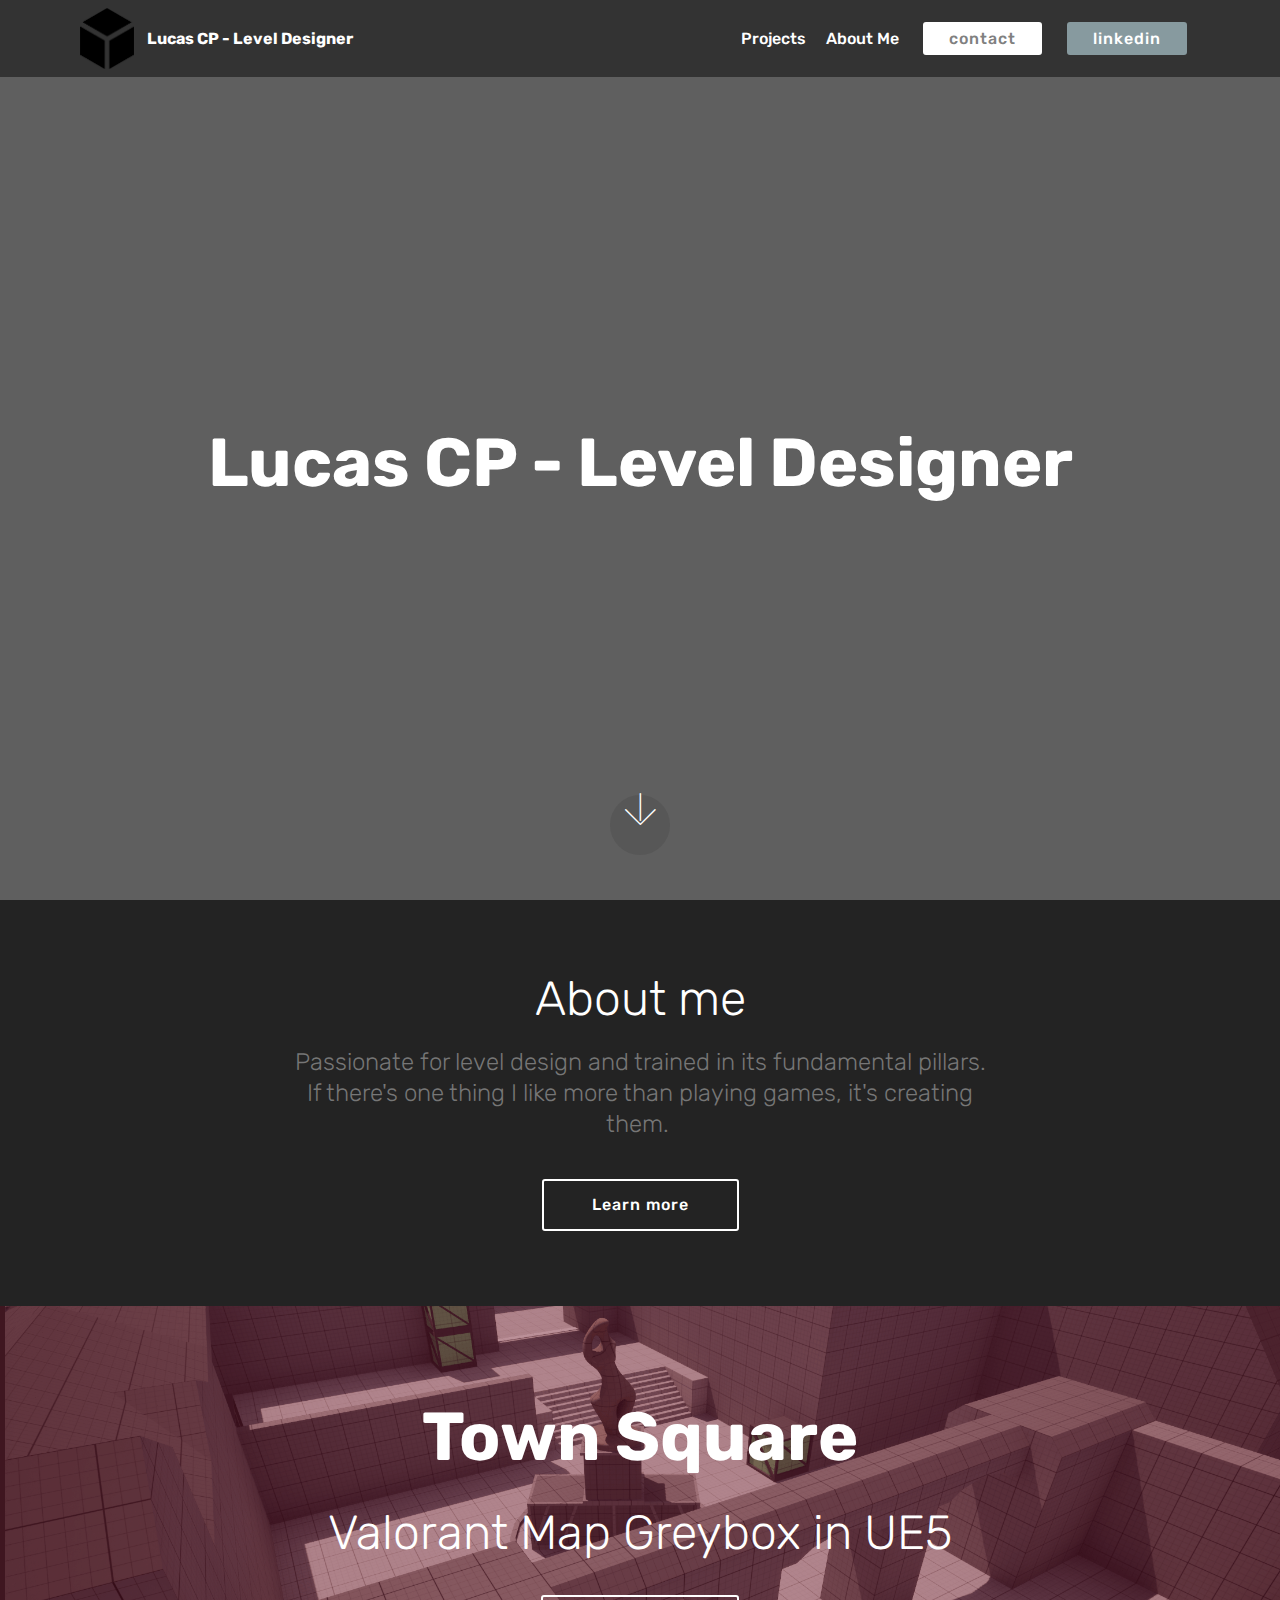
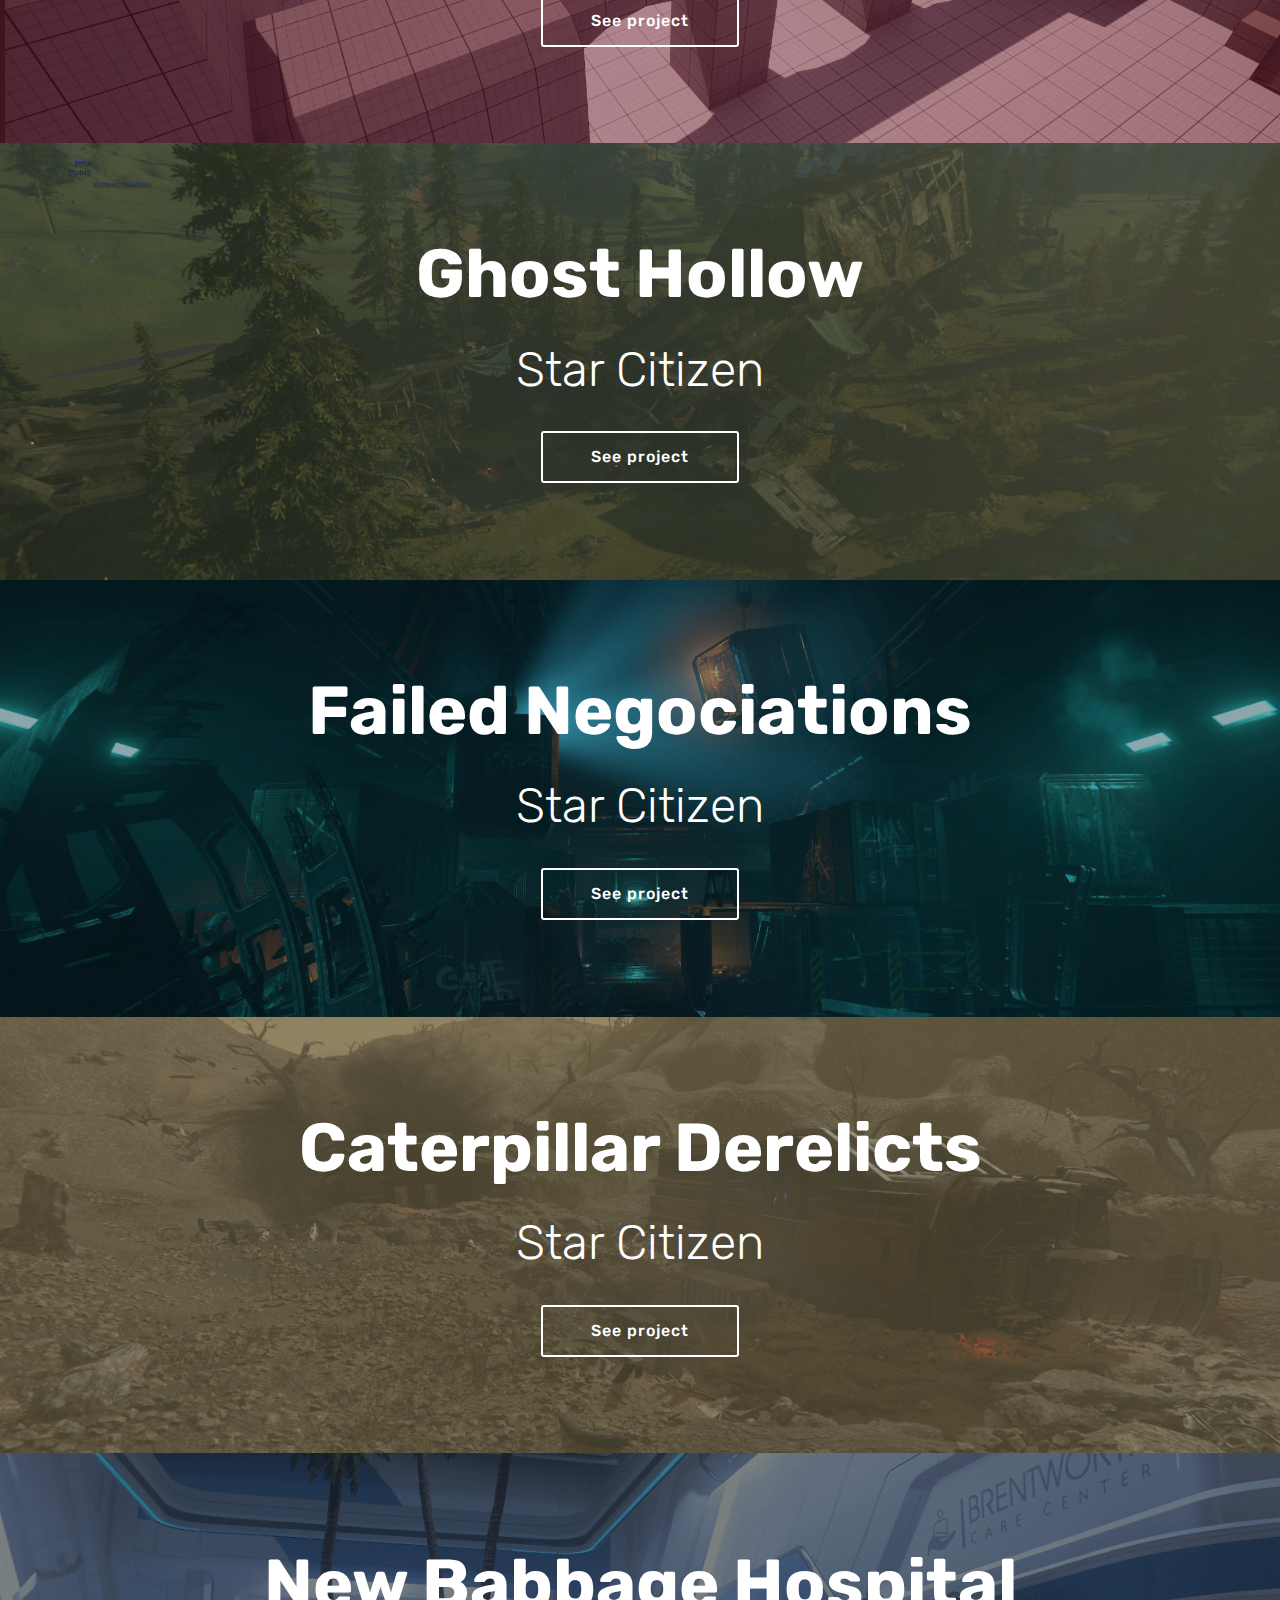
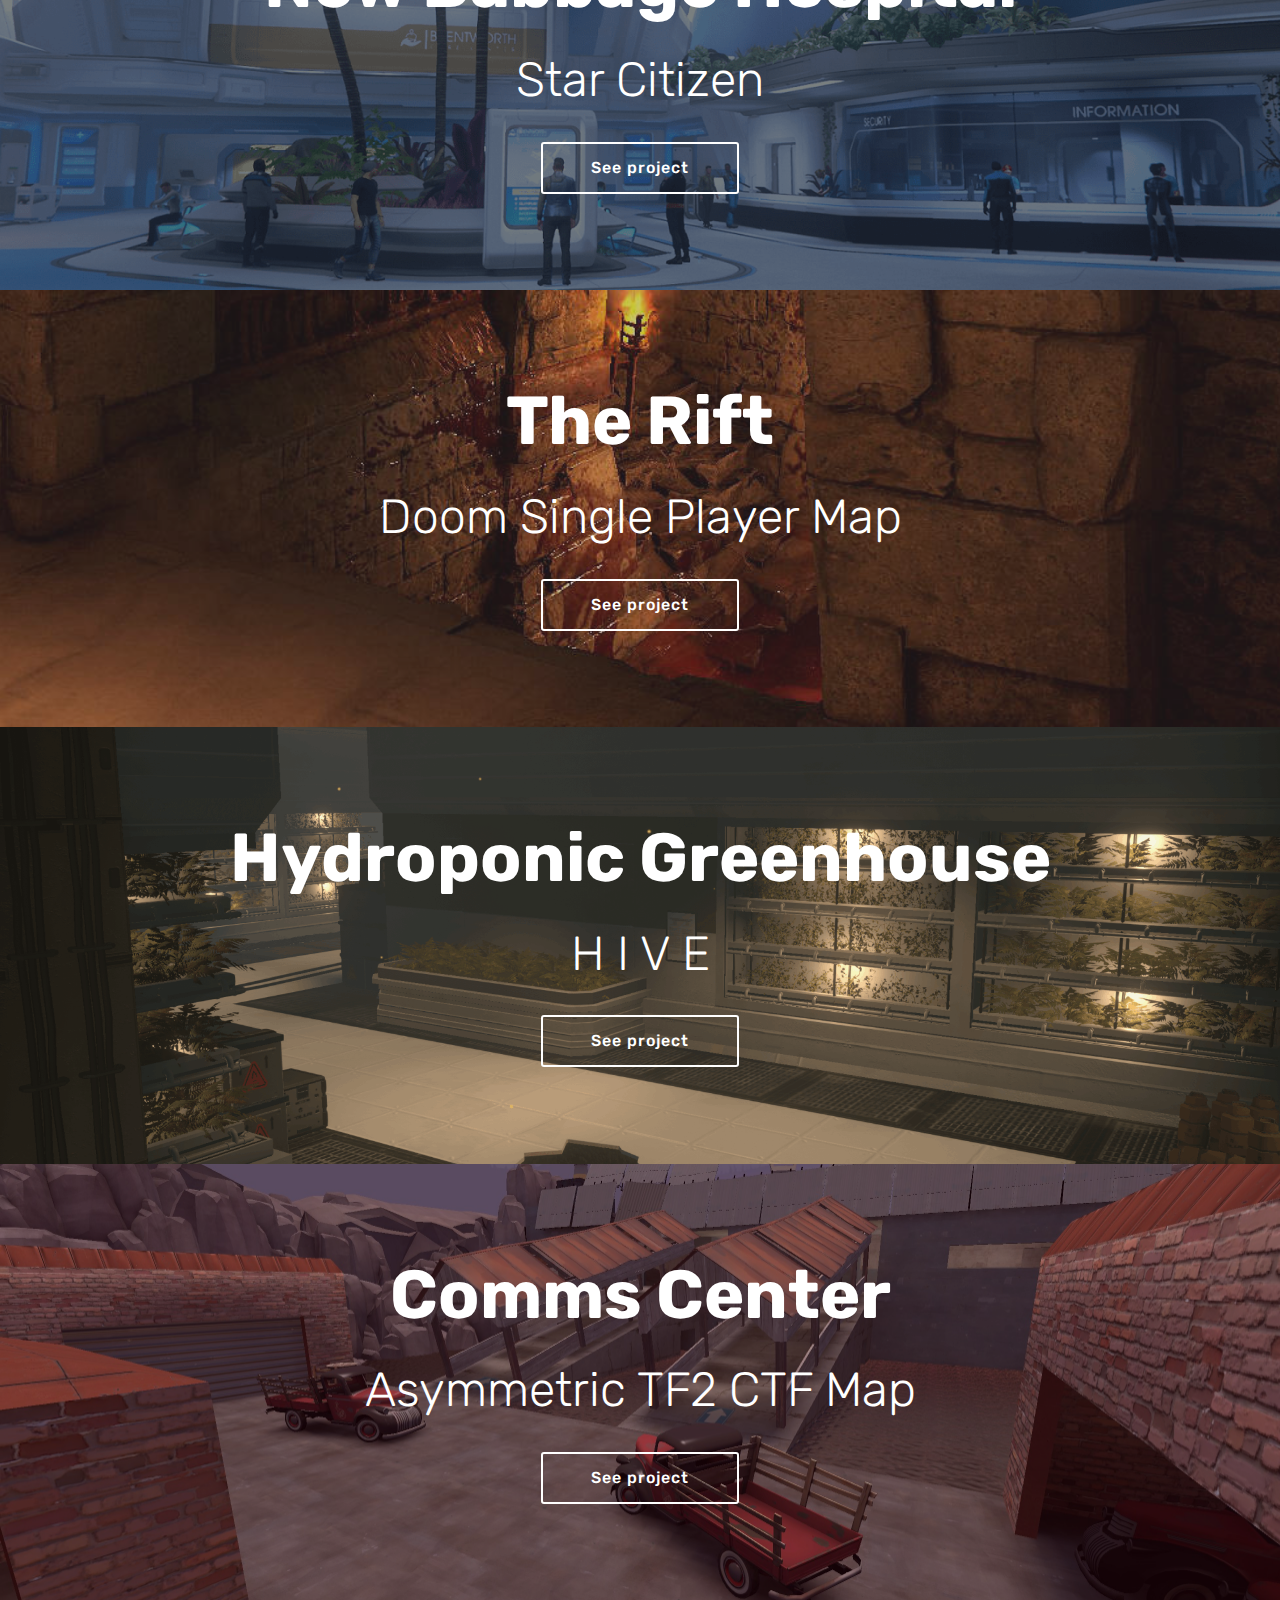
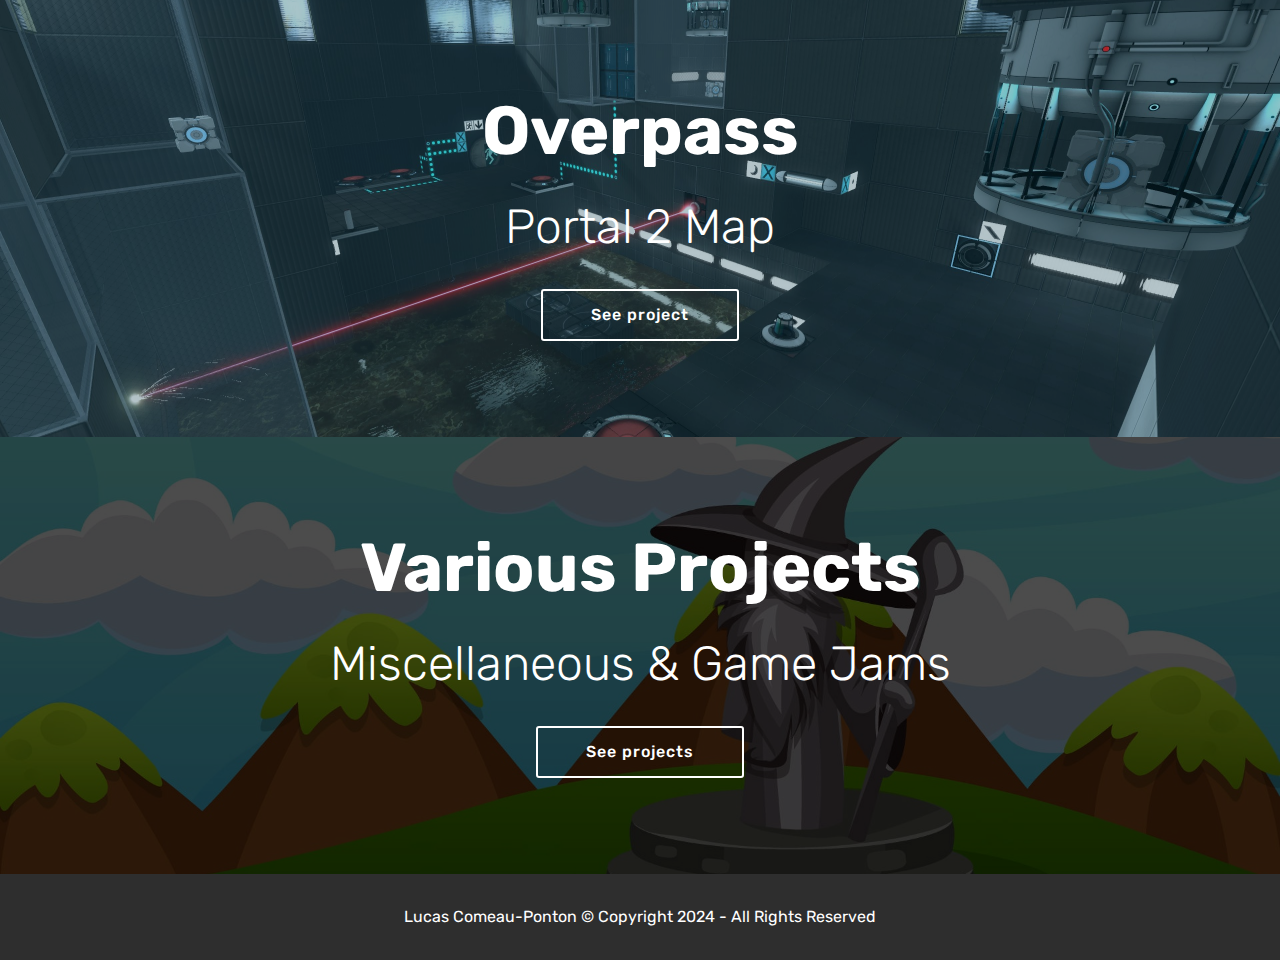
<file: index.html>
<!DOCTYPE html>
<html  >
<head>
  <!-- Site made with Mobirise Website Builder v4.12.4, https://mobirise.com -->
  <meta charset="UTF-8">
  <meta http-equiv="X-UA-Compatible" content="IE=edge">
  <meta name="generator" content="Mobirise v4.12.4, mobirise.com">
  <meta name="viewport" content="width=device-width, initial-scale=1, minimum-scale=1">
  <link rel="shortcut icon" href="assets/images/cube.png" type="image/x-icon">
  <meta name="description" content="Lucas CP Portfolio">
  
  
  <title>Home - Lucas CP Portfolio</title>
  <link rel="stylesheet" href="assets/web/assets/mobirise-icons/mobirise-icons.css">
  <link rel="stylesheet" href="assets/bootstrap/css/bootstrap.min.css">
  <link rel="stylesheet" href="assets/bootstrap/css/bootstrap-grid.min.css">
  <link rel="stylesheet" href="assets/bootstrap/css/bootstrap-reboot.min.css">
  <link rel="stylesheet" href="assets/tether/tether.min.css">
  <link rel="stylesheet" href="assets/dropdown/css/style.css">
  <link rel="stylesheet" href="assets/theme/css/style.css">
  <link rel="preload" as="style" href="assets/mobirise/css/mbr-additional.css"><link rel="stylesheet" href="assets/mobirise/css/mbr-additional.css" type="text/css">
  
  
  
</head>
<body>
  <section class="menu cid-rWFnMGT8um" once="menu" id="menu1-28">

    

    <nav class="navbar navbar-expand beta-menu navbar-dropdown align-items-center navbar-fixed-top navbar-toggleable-sm">
        <button class="navbar-toggler navbar-toggler-right" type="button" data-toggle="collapse" data-target="#navbarSupportedContent" aria-controls="navbarSupportedContent" aria-expanded="false" aria-label="Toggle navigation">
            <div class="hamburger">
                <span></span>
                <span></span>
                <span></span>
                <span></span>
            </div>
        </button>
        <div class="menu-logo">
            <div class="navbar-brand">
                <span class="navbar-logo">
                    <a href="index.html">
                         <img src="assets/images/cube-1.png" alt="Mobirise" title="" style="height: 3.8rem;">
                    </a>
                </span>
                <span class="navbar-caption-wrap"><a class="navbar-caption text-white display-4" href="index.html">Lucas CP - Level Designer</a></span>
            </div>
        </div>
        <div class="collapse navbar-collapse" id="navbarSupportedContent">
            <ul class="navbar-nav nav-dropdown" data-app-modern-menu="true"><li class="nav-item">
                    <a class="nav-link link text-white text-primary display-4" href="index.html#header1-8k">
                        Projects</a>
                </li><li class="nav-item"><a class="nav-link link text-white display-4" href="about.html">
                        About Me</a></li></ul>
            <div class="navbar-buttons mbr-section-btn"><a class="btn btn-sm btn-white display-4" href="about.html#form1-16">contact</a> <a class="btn btn-sm btn-warning display-4" href="https://www.linkedin.com/in/lucas-comeau-ponton-0a5110b7/" target="_blank">linkedin</a></div>
        </div>
    </nav>
</section>

<section class="engine"><a href="https://mobirise.info/c">website builder</a></section><section class="header6 cid-rWxKZosWEu mbr-fullscreen" data-bg-video="https://youtu.be/BW5UBIA2UxY" id="header6-1">

    

    <div class="mbr-overlay" style="opacity: 0.6; background-color: rgb(0, 0, 0);">
    </div>

    <div class="container">
        <div class="row justify-content-md-center">
            <div class="mbr-white col-md-10">
                <h1 class="mbr-section-title align-center mbr-bold pb-3 mbr-fonts-style display-1">
                    <br>Lucas CP - Level Designer</h1>
                <p class="mbr-text align-center pb-3 mbr-fonts-style display-5"></p>
                
            </div>
        </div>
    </div>

    <div class="mbr-arrow hidden-sm-down" aria-hidden="true">
        <a href="#next">
            <i class="mbri-down mbr-iconfont"></i>
        </a>
    </div>
</section>

<section class="mbr-section content4 cid-rWA8lOmcOB" id="content4-y">

    

    <div class="container">
        <div class="media-container-row">
            <div class="title col-12 col-md-8">
                <h2 class="align-center pb-3 mbr-fonts-style display-2">
                    About me</h2>
                <h3 class="mbr-section-subtitle align-center mbr-light mbr-fonts-style display-5"><div style="text-align: center;"><span style="font-size: 1.5rem;">Passionate for level design and trained in its fundamental pillars. If there's one thing I like more than playing games, it's creating them.&nbsp;</span></div></h3>
                <div class="mbr-section-btn align-center py-4"><a class="btn btn-white-outline display-4" href="about.html">Learn more</a></div>
            </div>
        </div>
    </div>
</section>

<section class="header1 cid-u55OAJPupE" id="header1-94">

    

    <div class="mbr-overlay" style="opacity: 0.4; background-color: rgb(127, 25, 51);">
    </div>

    <div class="container">
        <div class="row justify-content-md-center">
            <div class="mbr-white col-md-10">
                <h1 class="mbr-section-title align-center mbr-bold pb-3 mbr-fonts-style display-1">Town Square</h1>
                <h3 class="mbr-section-subtitle align-center mbr-light pb-3 mbr-fonts-style display-2">Valorant Map Greybox in UE5</h3>
                
                <div class="mbr-section-btn align-center"><a class="btn btn-md btn-white-outline display-4" href="valorant.html">
                        See project</a></div>
            </div>
        </div>
    </div>

</section>

<section class="header1 cid-tJAyu2l4Uc" id="header1-8k">

    

    <div class="mbr-overlay" style="opacity: 0.4; background-color: rgb(35, 56, 35);">
    </div>

    <div class="container">
        <div class="row justify-content-md-center">
            <div class="mbr-white col-md-10">
                <h1 class="mbr-section-title align-center mbr-bold pb-3 mbr-fonts-style display-1">
                    Ghost Hollow</h1>
                <h3 class="mbr-section-subtitle align-center mbr-light pb-3 mbr-fonts-style display-2">Star Citizen</h3>
                
                <div class="mbr-section-btn align-center"><a class="btn btn-md btn-white-outline display-4" href="ghost-hollow.html">See project</a></div>
            </div>
        </div>
    </div>

</section>

<section class="header1 cid-tJAgq961sT" id="header1-86">

    

    <div class="mbr-overlay" style="opacity: 0.4; background-color: rgb(7, 38, 48);">
    </div>

    <div class="container">
        <div class="row justify-content-md-center">
            <div class="mbr-white col-md-10">
                <h1 class="mbr-section-title align-center mbr-bold pb-3 mbr-fonts-style display-1">Failed Negociations</h1>
                <h3 class="mbr-section-subtitle align-center mbr-light pb-3 mbr-fonts-style display-2">Star Citizen</h3>
                
                <div class="mbr-section-btn align-center"><a class="btn btn-md btn-white-outline display-4" href="hijacked-reclaimer.html">See project</a></div>
            </div>
        </div>
    </div>

</section>

<section class="header1 cid-teJueVGM25" id="header1-7g">

    

    <div class="mbr-overlay" style="opacity: 0.6; background-color: rgb(83, 80, 59);">
    </div>

    <div class="container">
        <div class="row justify-content-md-center">
            <div class="mbr-white col-md-10">
                <h1 class="mbr-section-title align-center mbr-bold pb-3 mbr-fonts-style display-1">Caterpillar Derelicts</h1>
                <h3 class="mbr-section-subtitle align-center mbr-light pb-3 mbr-fonts-style display-2">Star Citizen</h3>
                
                <div class="mbr-section-btn align-center"><a class="btn btn-md btn-white-outline display-4" href="caterpillar-derelicts.html">See project</a></div>
            </div>
        </div>
    </div>

</section>

<section class="header1 cid-t9gHvCOfDa" id="header1-71">

    

    <div class="mbr-overlay" style="opacity: 0.5; background-color: rgb(0, 0, 0);">
    </div>

    <div class="container">
        <div class="row justify-content-md-center">
            <div class="mbr-white col-md-10">
                <h1 class="mbr-section-title align-center mbr-bold pb-3 mbr-fonts-style display-1">
                    New Babbage Hospital</h1>
                <h3 class="mbr-section-subtitle align-center mbr-light pb-3 mbr-fonts-style display-2">Star Citizen</h3>
                
                <div class="mbr-section-btn align-center"><a class="btn btn-md btn-white-outline display-4" href="newbabbage-hospital.html">See project</a></div>
            </div>
        </div>
    </div>

</section>

<section class="header1 cid-sap1DLVuSL" id="header1-5h">

    

    <div class="mbr-overlay" style="opacity: 0.3; background-color: rgb(85, 67, 70);">
    </div>

    <div class="container">
        <div class="row justify-content-md-center">
            <div class="mbr-white col-md-10">
                <h1 class="mbr-section-title align-center mbr-bold pb-3 mbr-fonts-style display-1">The Rift</h1>
                <h3 class="mbr-section-subtitle align-center mbr-light pb-3 mbr-fonts-style display-2">Doom Single Player Map</h3>
                
                <div class="mbr-section-btn align-center"><a class="btn btn-md btn-white-outline display-4" href="rift.html">See project</a></div>
            </div>
        </div>
    </div>

</section>

<section class="header1 cid-s4n5W21hpR" id="header1-33">

    

    <div class="mbr-overlay" style="opacity: 0.1; background-color: rgb(177, 163, 116);">
    </div>

    <div class="container">
        <div class="row justify-content-md-center">
            <div class="mbr-white col-md-10">
                <h1 class="mbr-section-title align-center mbr-bold pb-3 mbr-fonts-style display-1">Hydroponic Greenhouse</h1>
                <h3 class="mbr-section-subtitle align-center mbr-light pb-3 mbr-fonts-style display-2">H I V E</h3>
                
                <div class="mbr-section-btn align-center"><a class="btn btn-md btn-white-outline display-4" href="hive.html">See project</a></div>
            </div>
        </div>
    </div>

</section>

<section class="header1 cid-rWz3D0BkxD" id="header1-r">

    

    <div class="mbr-overlay" style="opacity: 0.4; background-color: rgb(48, 5, 16);">
    </div>

    <div class="container">
        <div class="row justify-content-md-center">
            <div class="mbr-white col-md-10">
                <h1 class="mbr-section-title align-center mbr-bold pb-3 mbr-fonts-style display-1">
                    Comms Center</h1>
                <h3 class="mbr-section-subtitle align-center mbr-light pb-3 mbr-fonts-style display-2">Asymmetric TF2 CTF Map</h3>
                
                <div class="mbr-section-btn align-center"><a class="btn btn-md btn-white-outline display-4" href="commscenter.html">See project</a></div>
            </div>
        </div>
    </div>

</section>

<section class="header1 cid-rWzjFKxiPO" id="header1-s">

    

    <div class="mbr-overlay" style="opacity: 0.3; background-color: rgb(7, 59, 76);">
    </div>

    <div class="container">
        <div class="row justify-content-md-center">
            <div class="mbr-white col-md-10">
                <h1 class="mbr-section-title align-center mbr-bold pb-3 mbr-fonts-style display-1">
                    Overpass</h1>
                <h3 class="mbr-section-subtitle align-center mbr-light pb-3 mbr-fonts-style display-2">Portal 2 Map</h3>
                
                <div class="mbr-section-btn align-center"><a class="btn btn-md btn-white-outline display-4" href="overpass.html">
                        See project</a></div>
            </div>
        </div>
    </div>

</section>

<section class="header1 cid-sbcfLj8UlH" id="header1-6f">

    

    <div class="mbr-overlay" style="opacity: 0.7; background-color: rgb(0, 0, 0);">
    </div>

    <div class="container">
        <div class="row justify-content-md-center">
            <div class="mbr-white col-md-10">
                <h1 class="mbr-section-title align-center mbr-bold pb-3 mbr-fonts-style display-1">
                    Various Projects</h1>
                <h3 class="mbr-section-subtitle align-center mbr-light pb-3 mbr-fonts-style display-2">Miscellaneous &amp; Game Jams</h3>
                
                <div class="mbr-section-btn align-center"><a class="btn btn-md btn-white-outline display-4" href="various.html">See projects</a></div>
            </div>
        </div>
    </div>

</section>

<section once="footers" class="cid-s5x1J3erBh" id="footer6-5a">

    

    

    <div class="container">
        <div class="media-container-row align-center mbr-white">
            <div class="col-12">
                <p class="mbr-text mb-0 mbr-fonts-style display-7">
                     Lucas Comeau-Ponton © Copyright 2024 - All Rights Reserved
                </p>
            </div>
        </div>
    </div>
</section>


  <script src="assets/web/assets/jquery/jquery.min.js"></script>
  <script src="assets/popper/popper.min.js"></script>
  <script src="assets/bootstrap/js/bootstrap.min.js"></script>
  <script src="assets/tether/tether.min.js"></script>
  <script src="assets/dropdown/js/nav-dropdown.js"></script>
  <script src="assets/dropdown/js/navbar-dropdown.js"></script>
  <script src="assets/touchswipe/jquery.touch-swipe.min.js"></script>
  <script src="assets/ytplayer/jquery.mb.ytplayer.min.js"></script>
  <script src="assets/vimeoplayer/jquery.mb.vimeo_player.js"></script>
  <script src="assets/smoothscroll/smooth-scroll.js"></script>
  <script src="assets/theme/js/script.js"></script>
  
  
</body>
</html>
</file>
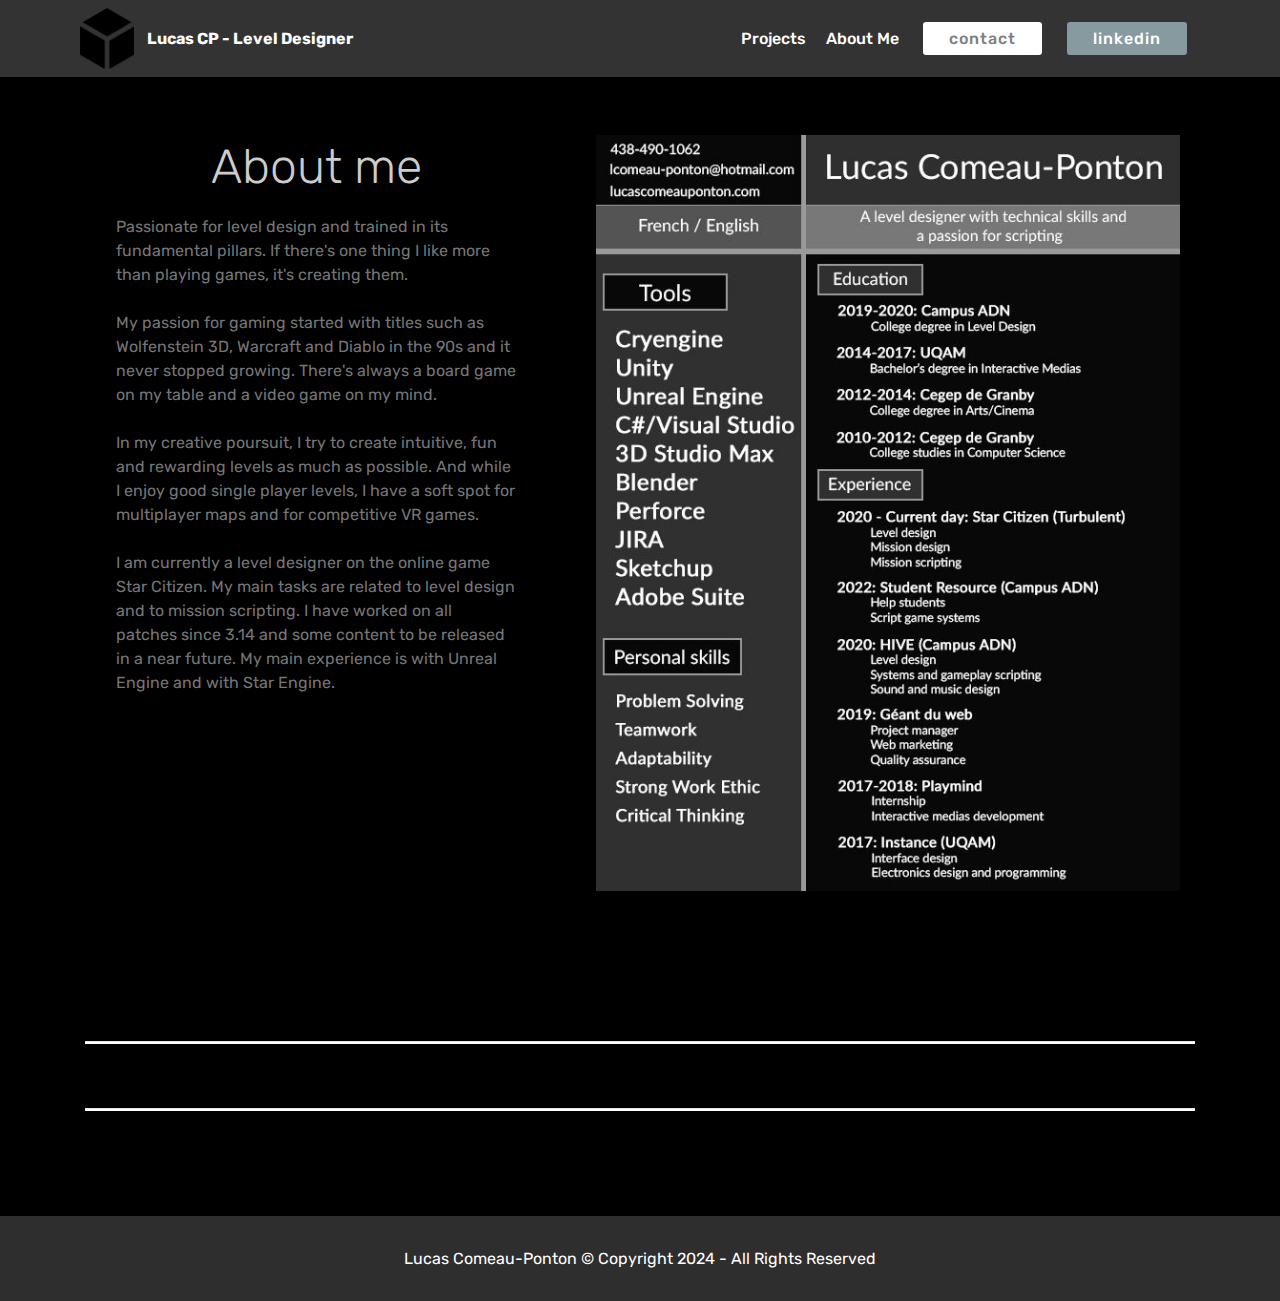
<file: about.html>
<!DOCTYPE html>
<html  >
<head>
  <!-- Site made with Mobirise Website Builder v4.12.4, https://mobirise.com -->
  <meta charset="UTF-8">
  <meta http-equiv="X-UA-Compatible" content="IE=edge">
  <meta name="generator" content="Mobirise v4.12.4, mobirise.com">
  <meta name="viewport" content="width=device-width, initial-scale=1, minimum-scale=1">
  <link rel="shortcut icon" href="assets/images/cube.png" type="image/x-icon">
  <meta name="description" content="Lucas CP Portfolio">
  
  
  <title>About - Lucas CP Portfolio</title>
  <link rel="stylesheet" href="assets/web/assets/mobirise-icons/mobirise-icons.css">
  <link rel="stylesheet" href="assets/bootstrap/css/bootstrap.min.css">
  <link rel="stylesheet" href="assets/bootstrap/css/bootstrap-grid.min.css">
  <link rel="stylesheet" href="assets/bootstrap/css/bootstrap-reboot.min.css">
  <link rel="stylesheet" href="assets/tether/tether.min.css">
  <link rel="stylesheet" href="assets/dropdown/css/style.css">
  <link rel="stylesheet" href="assets/theme/css/style.css">
  <link rel="preload" as="style" href="assets/mobirise/css/mbr-additional.css"><link rel="stylesheet" href="assets/mobirise/css/mbr-additional.css" type="text/css">
  
  
  
</head>
<body>
  <section class="menu cid-rWFnHCOC9G" once="menu" id="menu1-27">

    

    <nav class="navbar navbar-expand beta-menu navbar-dropdown align-items-center navbar-fixed-top navbar-toggleable-sm">
        <button class="navbar-toggler navbar-toggler-right" type="button" data-toggle="collapse" data-target="#navbarSupportedContent" aria-controls="navbarSupportedContent" aria-expanded="false" aria-label="Toggle navigation">
            <div class="hamburger">
                <span></span>
                <span></span>
                <span></span>
                <span></span>
            </div>
        </button>
        <div class="menu-logo">
            <div class="navbar-brand">
                <span class="navbar-logo">
                    <a href="index.html">
                         <img src="assets/images/cube-1.png" alt="Mobirise" title="" style="height: 3.8rem;">
                    </a>
                </span>
                <span class="navbar-caption-wrap"><a class="navbar-caption text-white display-4" href="index.html">Lucas CP - Level Designer</a></span>
            </div>
        </div>
        <div class="collapse navbar-collapse" id="navbarSupportedContent">
            <ul class="navbar-nav nav-dropdown" data-app-modern-menu="true"><li class="nav-item">
                    <a class="nav-link link text-white text-primary display-4" href="index.html#header1-8k">
                        Projects</a>
                </li><li class="nav-item"><a class="nav-link link text-white display-4" href="about.html">
                        About Me</a></li></ul>
            <div class="navbar-buttons mbr-section-btn"><a class="btn btn-sm btn-white display-4" href="about.html#form1-16">contact</a> <a class="btn btn-sm btn-warning display-4" href="https://www.linkedin.com/in/lucas-comeau-ponton-0a5110b7/" target="_blank">linkedin</a></div>
        </div>
    </nav>
</section>

<section class="engine"><a href="https://mobirise.info/c">website builder</a></section><section class="features11 cid-sb4hhWikN2" id="features11-64">

    

    

    <div class="container">   
        <div class="col-md-12">
            <div class="media-container-row">
                <div class="mbr-figure m-auto" style="width: 60%;">
                    <a href="assets/files/LucasComeauPonton_CV.pdf"><img src="assets/images/cv-2-612x792.jpg" alt="Mobirise" title=""></a>
                </div>
                <div class=" align-left aside-content">
                    <h2 class="mbr-title pt-2 mbr-fonts-style display-2">
                        About me</h2>
                    <div class="mbr-section-text">
                        
                    </div>

                    <div class="block-content">
                        <div class="card p-3 pr-3">
                            <div class="media">
                                     
                                <div class="media-body">
                                    
                                </div>
                            </div>                

                            <div class="card-box">
                                <p class="block-text mbr-fonts-style display-7">Passionate for level design and trained in its fundamental pillars. If there's one thing I like more than playing games, it's creating them.&nbsp;<br><br>My passion for gaming started with titles such as Wolfenstein 3D, Warcraft and Diablo in the 90s and it never stopped growing. There's always a board game on my table and a video game on my mind.&nbsp;<br>
<br>In my creative poursuit, I try to create intuitive, fun and rewarding levels as much as possible. And while I enjoy good single player levels, I have a soft spot for multiplayer maps and for competitive VR games.<br><br>I am currently a level designer on the online game Star Citizen. My main tasks are related to level design and to mission scripting. I have worked on all patches since 3.14 and some content to be released in a near future. My main experience is with Unreal Engine and with Star Engine.</p>
                            </div>
                        </div>

                        
                    </div>
                </div>
            </div>
        </div> 
    </div>          
</section>

<section class="mbr-section article content10 cid-rWFjjScTs4" id="content10-1q">
    
     

    <div class="container">
        <div class="inner-container" style="width: 100%;">
            <hr class="line" style="width: 100%;">
            <div class="section-text align-center mbr-white mbr-fonts-style display-7"></div>
            <hr class="line" style="width: 100%;">
        </div>
    </div>
</section>

<section once="footers" class="cid-s5x1J3erBh" id="footer6-5a">

    

    

    <div class="container">
        <div class="media-container-row align-center mbr-white">
            <div class="col-12">
                <p class="mbr-text mb-0 mbr-fonts-style display-7">
                     Lucas Comeau-Ponton © Copyright 2024 - All Rights Reserved
                </p>
            </div>
        </div>
    </div>
</section>


  <script src="assets/web/assets/jquery/jquery.min.js"></script>
  <script src="assets/popper/popper.min.js"></script>
  <script src="assets/bootstrap/js/bootstrap.min.js"></script>
  <script src="assets/tether/tether.min.js"></script>
  <script src="assets/smoothscroll/smooth-scroll.js"></script>
  <script src="assets/dropdown/js/nav-dropdown.js"></script>
  <script src="assets/dropdown/js/navbar-dropdown.js"></script>
  <script src="assets/touchswipe/jquery.touch-swipe.min.js"></script>
  <script src="assets/theme/js/script.js"></script>
  
  
</body>
</html>
</file>
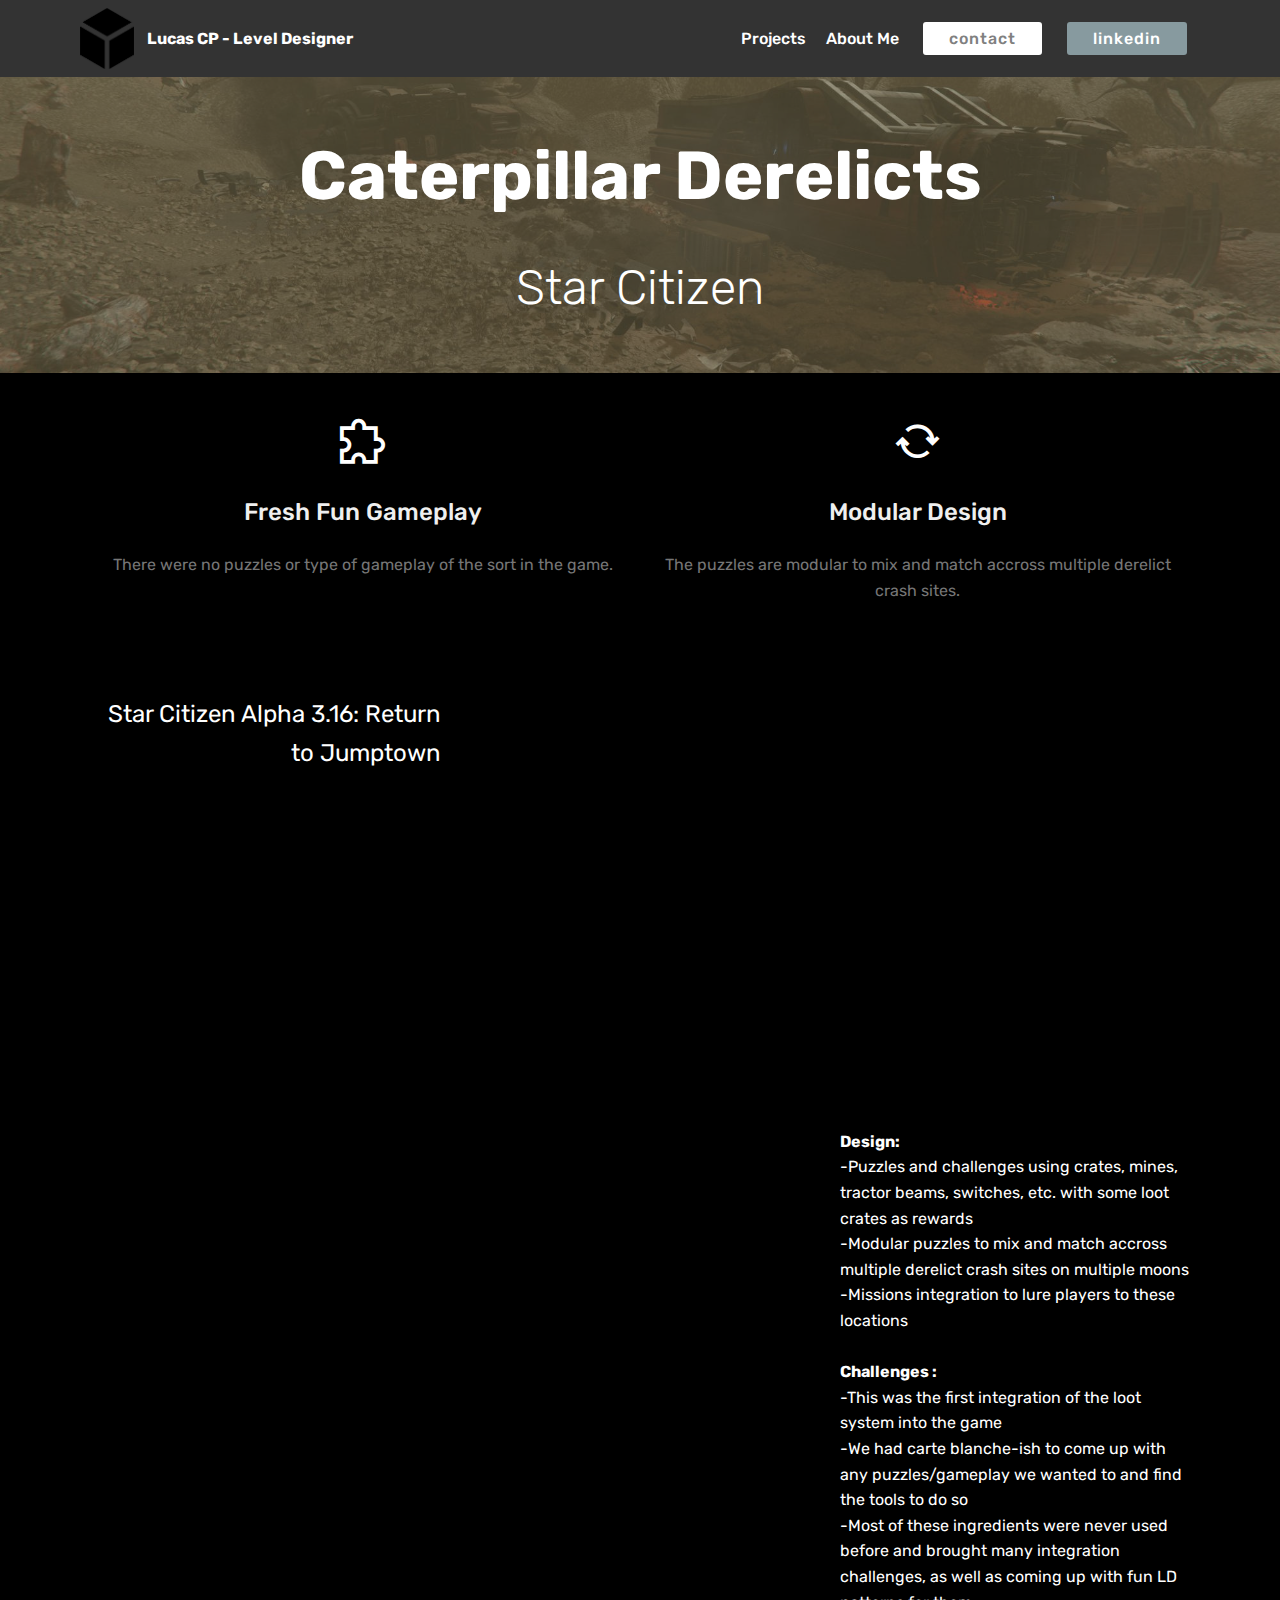
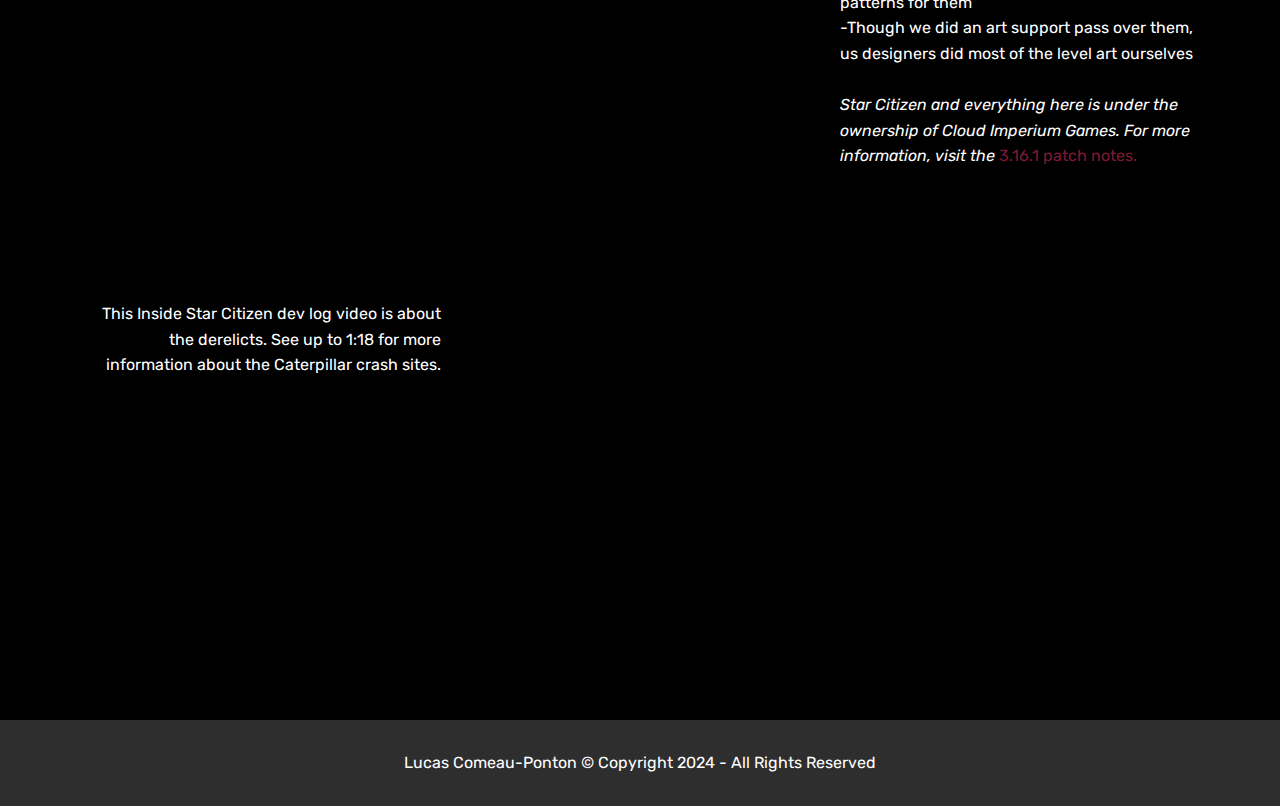
<file: caterpillar-derelicts.html>
<!DOCTYPE html>
<html  >
<head>
  <!-- Site made with Mobirise Website Builder v4.12.4, https://mobirise.com -->
  <meta charset="UTF-8">
  <meta http-equiv="X-UA-Compatible" content="IE=edge">
  <meta name="generator" content="Mobirise v4.12.4, mobirise.com">
  <meta name="viewport" content="width=device-width, initial-scale=1, minimum-scale=1">
  <link rel="shortcut icon" href="assets/images/cube.png" type="image/x-icon">
  <meta name="description" content="Star Citizen">
  
  
  <title>Caterpillar Derelicts - Lucas CP Portfolio</title>
  <link rel="stylesheet" href="assets/web/assets/mobirise-icons/mobirise-icons.css">
  <link rel="stylesheet" href="assets/web/assets/mobirise-icons2/mobirise2.css">
  <link rel="stylesheet" href="assets/bootstrap/css/bootstrap.min.css">
  <link rel="stylesheet" href="assets/bootstrap/css/bootstrap-grid.min.css">
  <link rel="stylesheet" href="assets/bootstrap/css/bootstrap-reboot.min.css">
  <link rel="stylesheet" href="assets/tether/tether.min.css">
  <link rel="stylesheet" href="assets/dropdown/css/style.css">
  <link rel="stylesheet" href="assets/theme/css/style.css">
  <link rel="preload" as="style" href="assets/mobirise/css/mbr-additional.css"><link rel="stylesheet" href="assets/mobirise/css/mbr-additional.css" type="text/css">
  
  
  
</head>
<body>
  <section class="menu cid-tvIphzBegl" once="menu" id="menu1-7v">

    

    <nav class="navbar navbar-expand beta-menu navbar-dropdown align-items-center navbar-fixed-top navbar-toggleable-sm">
        <button class="navbar-toggler navbar-toggler-right" type="button" data-toggle="collapse" data-target="#navbarSupportedContent" aria-controls="navbarSupportedContent" aria-expanded="false" aria-label="Toggle navigation">
            <div class="hamburger">
                <span></span>
                <span></span>
                <span></span>
                <span></span>
            </div>
        </button>
        <div class="menu-logo">
            <div class="navbar-brand">
                <span class="navbar-logo">
                    <a href="index.html">
                         <img src="assets/images/cube-1.png" alt="Mobirise" title="" style="height: 3.8rem;">
                    </a>
                </span>
                <span class="navbar-caption-wrap"><a class="navbar-caption text-white display-4" href="index.html">Lucas CP - Level Designer</a></span>
            </div>
        </div>
        <div class="collapse navbar-collapse" id="navbarSupportedContent">
            <ul class="navbar-nav nav-dropdown" data-app-modern-menu="true"><li class="nav-item">
                    <a class="nav-link link text-white text-primary display-4" href="index.html#header1-8k">
                        Projects</a>
                </li><li class="nav-item"><a class="nav-link link text-white display-4" href="about.html">
                        About Me</a></li></ul>
            <div class="navbar-buttons mbr-section-btn"><a class="btn btn-sm btn-white display-4" href="about.html#form1-16">contact</a> <a class="btn btn-sm btn-warning display-4" href="https://www.linkedin.com/in/lucas-comeau-ponton-0a5110b7/" target="_blank">linkedin</a></div>
        </div>
    </nav>
</section>

<section class="engine"><a href="https://mobirise.info/d">website maker</a></section><section class="header1 cid-tvIphvpTY3" id="header1-7q">

    

    <div class="mbr-overlay" style="opacity: 0.6; background-color: rgb(83, 80, 59);">
    </div>

    <div class="container">
        <div class="row justify-content-md-center">
            <div class="mbr-white col-md-10">
                <h1 class="mbr-section-title align-center mbr-bold pb-3 mbr-fonts-style display-1"><p>Caterpillar Derelicts</p></h1>
                <h3 class="mbr-section-subtitle align-center mbr-light pb-3 mbr-fonts-style display-2">Star Citizen</h3>
                
                
            </div>
        </div>
    </div>

</section>

<section class="features1 cid-tvIphwlLYb" id="features1-7r">
    
    

    
    <div class="container">
        <div class="media-container-row">

            <div class="card p-3 col-12 col-md-6">
                <div class="card-img pb-3">
                    <span class="mbr-iconfont mobi-mbri-extension mobi-mbri" style="color: rgb(255, 255, 255); fill: rgb(255, 255, 255); font-size: 45px;"></span>
                </div>
                <div class="card-box">
                    <h4 class="card-title py-3 mbr-fonts-style display-5">Fresh Fun Gameplay</h4>
                    <p class="mbr-text mbr-fonts-style display-7">There were no puzzles or type of gameplay of the sort in the game.</p>
                </div>
            </div>

            <div class="card p-3 col-12 col-md-6">
                <div class="card-img pb-3">
                    <span class="mbr-iconfont mobi-mbri-update mobi-mbri" style="color: rgb(255, 255, 255); fill: rgb(255, 255, 255); font-size: 45px;"></span>
                </div>
                <div class="card-box">
                    <h4 class="card-title py-3 mbr-fonts-style display-5">
                        Modular Design</h4>
                    <p class="mbr-text mbr-fonts-style display-7">The puzzles are modular to mix and match accross multiple derelict crash sites.</p>
                </div>
            </div>

            

            

        </div>

    </div>

</section>

<section class="header7 cid-tvIphxxYmm" id="header7-7s">

    

    

    <div class="container">
        <div class="media-container-row">

            <div class="media-content align-right">
                
                <div class="mbr-section-text mbr-white pb-3">
                    <p class="mbr-text mbr-fonts-style display-5">Star Citizen Alpha 3.16: Return to Jumptown</p>
                </div>
                
            </div>

            <div class="mbr-figure" style="width: 200%;"><iframe class="mbr-embedded-video" src="https://www.youtube.com/embed/8kCaz6GT_NY?rel=0&amp;amp;showinfo=0&amp;autoplay=1&amp;loop=0" width="1280" height="720" frameborder="0" allowfullscreen></iframe></div>

        </div>
    </div>
</section>

<section class="header7 cid-tvIphyj9mG" id="header7-7t">

    

    

    <div class="container">
        <div class="media-container-row">

            <div class="media-content align-right">
                
                <div class="mbr-section-text mbr-white pb-3">
                    <p class="mbr-text mbr-fonts-style display-7"><strong>Design:</strong><br>-Puzzles and challenges using crates, mines, tractor beams, switches, etc. with some loot crates as rewards<br>-Modular puzzles to mix and match accross multiple derelict crash sites on multiple moons<br>-Missions integration to lure players to these locations<br><br><strong>Challenges :
</strong><br>-This was the first integration of the loot system into the game<br>-We had carte blanche-ish to come up with any puzzles/gameplay we wanted to and find the tools to do so<br>-Most of these ingredients were never used before and brought many integration challenges, as well as coming up with fun LD patterns for them<br>-Though we did an art support pass over them, us designers did most of the level art ourselves<br><br><em>Star Citizen and everything here is under the ownership of Cloud Imperium Games. For more information, visit the <a href="https://robertsspaceindustries.com/comm-link//18528-Star-Citizen-Alpha-3161" class="text-primary">3.16.1 patch notes.</a>&nbsp;</em><br><br></p>
                </div>
                
            </div>

            <div class="mbr-figure" style="width: 200%;"><iframe class="mbr-embedded-video" src="https://www.youtube.com/embed/AeQTBGnR654?rel=0&amp;amp;showinfo=0&amp;autoplay=0&amp;loop=0" width="1280" height="720" frameborder="0" allowfullscreen></iframe></div>

        </div>
    </div>
</section>

<section class="header7 cid-tJA1fcn39z" id="header7-85">

    

    

    <div class="container">
        <div class="media-container-row">

            <div class="media-content align-right">
                
                <div class="mbr-section-text mbr-white pb-3">
                    <p class="mbr-text mbr-fonts-style display-7">This Inside Star Citizen dev log video is about the derelicts. See up to 1:18 for more information about the Caterpillar crash sites.</p>
                </div>
                
            </div>

            <div class="mbr-figure" style="width: 200%;"><iframe class="mbr-embedded-video" src="https://www.youtube.com/embed/RgmBWBldFZM?rel=0&amp;amp;showinfo=0&amp;autoplay=0&amp;loop=0" width="1280" height="720" frameborder="0" allowfullscreen></iframe></div>

        </div>
    </div>
</section>

<section once="footers" class="cid-tvIphAVpsH" id="footer6-7w">

    

    

    <div class="container">
        <div class="media-container-row align-center mbr-white">
            <div class="col-12">
                <p class="mbr-text mb-0 mbr-fonts-style display-7">
                     Lucas Comeau-Ponton © Copyright 2024 - All Rights Reserved
                </p>
            </div>
        </div>
    </div>
</section>


  <script src="assets/web/assets/jquery/jquery.min.js"></script>
  <script src="assets/popper/popper.min.js"></script>
  <script src="assets/bootstrap/js/bootstrap.min.js"></script>
  <script src="assets/tether/tether.min.js"></script>
  <script src="assets/smoothscroll/smooth-scroll.js"></script>
  <script src="assets/dropdown/js/nav-dropdown.js"></script>
  <script src="assets/dropdown/js/navbar-dropdown.js"></script>
  <script src="assets/touchswipe/jquery.touch-swipe.min.js"></script>
  <script src="assets/theme/js/script.js"></script>
  
  
</body>
</html>
</file>
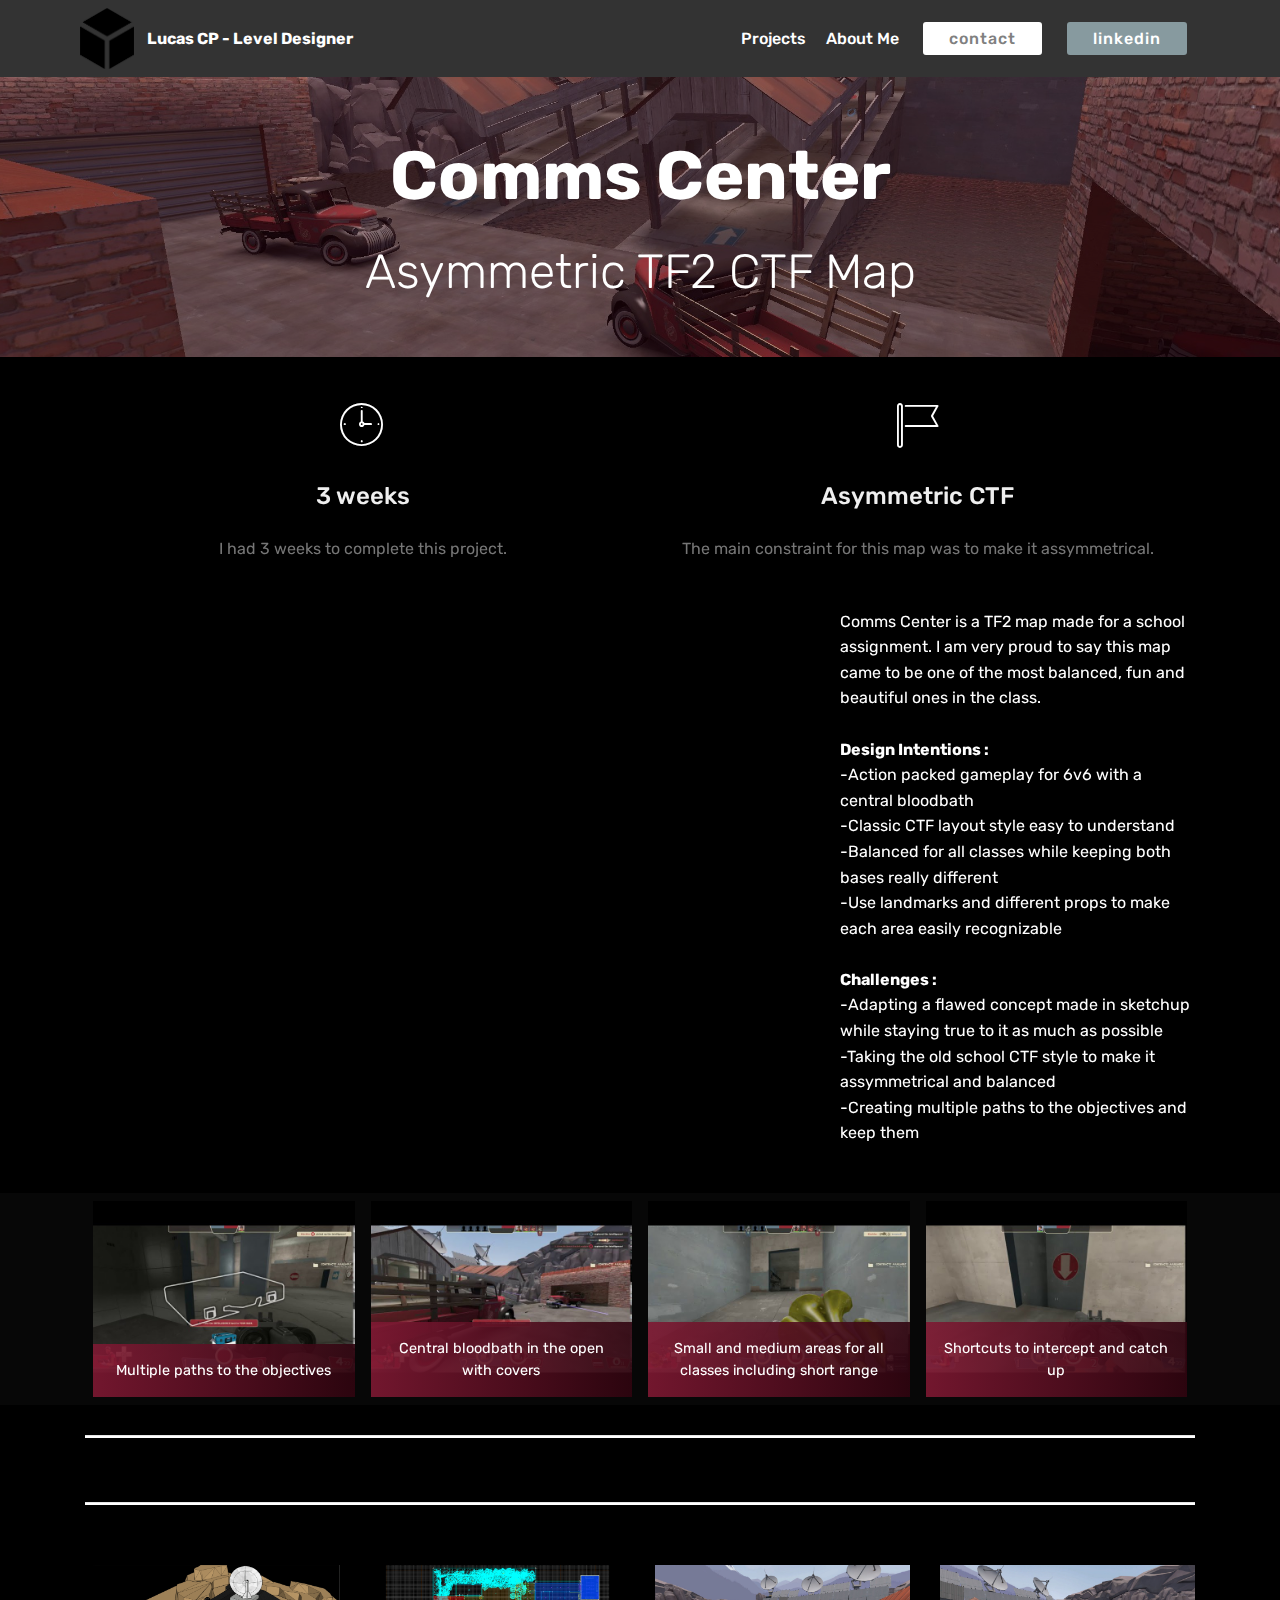
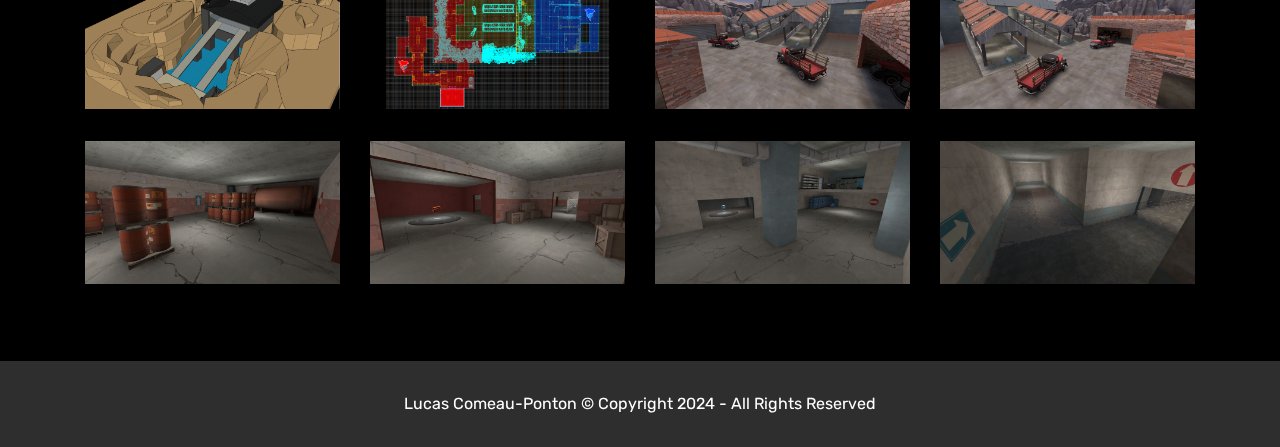
<file: commscenter.html>
<!DOCTYPE html>
<html  >
<head>
  <!-- Site made with Mobirise Website Builder v4.12.4, https://mobirise.com -->
  <meta charset="UTF-8">
  <meta http-equiv="X-UA-Compatible" content="IE=edge">
  <meta name="generator" content="Mobirise v4.12.4, mobirise.com">
  <meta name="viewport" content="width=device-width, initial-scale=1, minimum-scale=1">
  <link rel="shortcut icon" href="assets/images/cube.png" type="image/x-icon">
  <meta name="description" content="Team Fortress 2 map">
  
  
  <title>Comms Center - Lucas CP Portfolio</title>
  <link rel="stylesheet" href="assets/web/assets/mobirise-icons/mobirise-icons.css">
  <link rel="stylesheet" href="assets/bootstrap/css/bootstrap.min.css">
  <link rel="stylesheet" href="assets/bootstrap/css/bootstrap-grid.min.css">
  <link rel="stylesheet" href="assets/bootstrap/css/bootstrap-reboot.min.css">
  <link rel="stylesheet" href="assets/tether/tether.min.css">
  <link rel="stylesheet" href="assets/dropdown/css/style.css">
  <link rel="stylesheet" href="assets/theme/css/style.css">
  <link rel="stylesheet" href="assets/gallery/style.css">
  <link rel="preload" as="style" href="assets/mobirise/css/mbr-additional.css"><link rel="stylesheet" href="assets/mobirise/css/mbr-additional.css" type="text/css">
  
  
  
</head>
<body>
  <section class="menu cid-s5dGTI9Mc0" once="menu" id="menu1-3c">

    

    <nav class="navbar navbar-expand beta-menu navbar-dropdown align-items-center navbar-fixed-top navbar-toggleable-sm">
        <button class="navbar-toggler navbar-toggler-right" type="button" data-toggle="collapse" data-target="#navbarSupportedContent" aria-controls="navbarSupportedContent" aria-expanded="false" aria-label="Toggle navigation">
            <div class="hamburger">
                <span></span>
                <span></span>
                <span></span>
                <span></span>
            </div>
        </button>
        <div class="menu-logo">
            <div class="navbar-brand">
                <span class="navbar-logo">
                    <a href="index.html">
                         <img src="assets/images/cube-1.png" alt="Mobirise" title="" style="height: 3.8rem;">
                    </a>
                </span>
                <span class="navbar-caption-wrap"><a class="navbar-caption text-white display-4" href="index.html">Lucas CP - Level Designer</a></span>
            </div>
        </div>
        <div class="collapse navbar-collapse" id="navbarSupportedContent">
            <ul class="navbar-nav nav-dropdown" data-app-modern-menu="true"><li class="nav-item">
                    <a class="nav-link link text-white text-primary display-4" href="index.html#header1-8k">
                        Projects</a>
                </li><li class="nav-item"><a class="nav-link link text-white display-4" href="about.html">
                        About Me</a></li></ul>
            <div class="navbar-buttons mbr-section-btn"><a class="btn btn-sm btn-white display-4" href="about.html#form1-16">contact</a> <a class="btn btn-sm btn-warning display-4" href="https://www.linkedin.com/in/lucas-comeau-ponton-0a5110b7/" target="_blank">linkedin</a></div>
        </div>
    </nav>
</section>

<section class="engine"><a href="https://mobirise.info/h">how to create a web page</a></section><section class="header1 cid-s5dGTFMN6s mbr-parallax-background" id="header1-3a">

    

    <div class="mbr-overlay" style="opacity: 0.4; background-color: rgb(48, 5, 16);">
    </div>

    <div class="container">
        <div class="row justify-content-md-center">
            <div class="mbr-white col-md-10">
                <h1 class="mbr-section-title align-center mbr-bold pb-3 mbr-fonts-style display-1">Comms Center</h1>
                <h3 class="mbr-section-subtitle align-center mbr-light pb-3 mbr-fonts-style display-2">Asymmetric TF2 CTF Map</h3>
                
                
            </div>
        </div>
    </div>

</section>

<section class="features1 cid-s5wNfnxRLb" id="features1-54">
    
    

    
    <div class="container">
        <div class="media-container-row">

            <div class="card p-3 col-12 col-md-6">
                <div class="card-img pb-3">
                    <span class="mbr-iconfont mbri-clock" style="color: rgb(255, 255, 255); fill: rgb(255, 255, 255); font-size: 45px;"></span>
                </div>
                <div class="card-box">
                    <h4 class="card-title py-3 mbr-fonts-style display-5">
                        3 weeks</h4>
                    <p class="mbr-text mbr-fonts-style display-7">I had 3 weeks to complete this project.</p>
                </div>
            </div>

            <div class="card p-3 col-12 col-md-6">
                <div class="card-img pb-3">
                    <span class="mbr-iconfont mbri-flag" style="color: rgb(255, 255, 255); fill: rgb(255, 255, 255); font-size: 45px;"></span>
                </div>
                <div class="card-box">
                    <h4 class="card-title py-3 mbr-fonts-style display-5">Asymmetric CTF</h4>
                    <p class="mbr-text mbr-fonts-style display-7">
                        The main constraint for this map was to make it assymmetrical.</p>
                </div>
            </div>

            

            

        </div>

    </div>

</section>

<section class="header7 cid-s5wNe28Zam" id="header7-53">

    

    

    <div class="container">
        <div class="media-container-row">

            <div class="media-content align-right">
                
                <div class="mbr-section-text mbr-white pb-3">
                    <p class="mbr-text mbr-fonts-style display-7">Comms Center is a TF2 map made for a school assignment. I am very proud to say this map came to be one of the most balanced, fun and beautiful ones in the class.<br><br><strong>Design Intentions :
</strong><br>-Action packed gameplay for 6v6 with a central bloodbath<br>-Classic CTF layout style easy to understand<br>-Balanced for all classes while keeping both bases really different<br>-Use landmarks and different props to make each area easily recognizable<br>
<br><strong>Challenges : </strong><br><strong></strong>-Adapting a flawed concept made in sketchup while staying true to it as much as possible<br>-Taking the old school CTF style to make it assymmetrical and balanced<br>-Creating multiple paths to the objectives and keep them<br></p>
                </div>
                
            </div>

            <div class="mbr-figure" style="width: 200%;"><iframe class="mbr-embedded-video" src="https://www.youtube.com/embed/gyS3tGrtyUE?rel=0&amp;amp;showinfo=0&amp;autoplay=1&amp;loop=0" width="1280" height="720" frameborder="0" allowfullscreen></iframe></div>

        </div>
    </div>
</section>

<section class="mbr-gallery mbr-slider-carousel cid-s5v2NJvVBp" id="gallery4-4j">

    

    <div class="container">
        <div><!-- Gallery --><div class="gallery-row"><div class="mbr-gallery-layout-default"><div class="row justify-content-center m-0"><div class="row-first row justify-content-center m-0 col-md-10 p-0 col-lg-3"><div class="mbr-gallery-item false p-2 video-slide" data-video-url="https://youtu.be/MC92Uw36JNA"><div href="#lb-gallery4-4j" data-slide-to="0" data-toggle="modal"><div></div><img alt="" src="assets/images/mobirise2020622-119142020-6-3-15-27-13.jpg"><span class="icon-video"></span><span class="mbr-gallery-title mbr-fonts-style display-7">Multiple paths to the objectives</span></div></div></div><div class="row-second row justify-content-center m-0 col-md-10 p-0 col-lg-3"><div class="mbr-gallery-item false p-2 video-slide" data-video-url="https://youtu.be/nhFQCx1ivFQ"><div href="#lb-gallery4-4j" data-slide-to="1" data-toggle="modal"><div></div><img alt="" src="assets/images/mobirise2020622-119142020-6-3-15-30-48.jpg"><span class="icon-video"></span><span class="mbr-gallery-title mbr-fonts-style display-7">Central bloodbath in the open with covers</span></div></div></div><div class="row-third row justify-content-center m-0 col-md-10 p-0 col-lg-3"><div class="mbr-gallery-item false p-2 video-slide" data-video-url="https://youtu.be/my4LEnelPzE"><div href="#lb-gallery4-4j" data-slide-to="2" data-toggle="modal"><div></div><img alt="" src="assets/images/mobirise2020622-119142020-6-3-15-37-3.jpg"><span class="icon-video"></span><span class="mbr-gallery-title mbr-fonts-style display-7">Small and medium areas for all classes including short range</span></div></div></div><div class="row-fourth row justify-content-center m-0 col-md-10 p-0 col-lg-3"><div class="mbr-gallery-item false p-2 video-slide" data-video-url="https://youtu.be/17p566-8yZQ"><div href="#lb-gallery4-4j" data-slide-to="3" data-toggle="modal"><div></div><img alt="" src="assets/images/mobirise2020622-119142020-6-3-15-38-18.jpg"><span class="icon-video"></span><span class="mbr-gallery-title mbr-fonts-style display-7">Shortcuts to intercept and catch up</span></div></div></div></div><div class="clearfix"></div></div></div><!-- Lightbox --><div data-app-prevent-settings="" class="mbr-slider modal fade carousel slide" tabindex="-1" data-keyboard="true" data-interval="false" id="lb-gallery4-4j"><div class="modal-dialog"><div class="modal-content"><div class="modal-body"><div class="carousel-inner"><div class="carousel-item video-container"><img src="assets/images/background5.jpg" alt="" title=""></div><div class="carousel-item video-container"><img src="assets/images/background1.jpg" alt="" title=""></div><div class="carousel-item video-container"><img src="assets/images/background4.jpg" alt="" title=""></div><div class="carousel-item active video-container"><img src="assets/images/background3.jpg" alt="" title=""></div></div><a class="carousel-control carousel-control-prev" role="button" data-slide="prev" href="#lb-gallery4-4j"><span class="mbri-left mbr-iconfont" aria-hidden="true"></span><span class="sr-only">Previous</span></a><a class="carousel-control carousel-control-next" role="button" data-slide="next" href="#lb-gallery4-4j"><span class="mbri-right mbr-iconfont" aria-hidden="true"></span><span class="sr-only">Next</span></a><a class="close" href="#" role="button" data-dismiss="modal"><span class="sr-only">Close</span></a></div></div></div></div></div>
    </div>

</section>

<section class="mbr-section article content10 cid-s5dGTJkqu5" id="content10-3d">
    
     

    <div class="container">
        <div class="inner-container" style="width: 100%;">
            <hr class="line" style="width: 100%;">
            <div class="section-text align-center mbr-white mbr-fonts-style display-7"></div>
            <hr class="line" style="width: 100%;">
        </div>
    </div>
</section>

<section class="mbr-gallery gallery5 cid-s5dGTK7TsN" id="gallery5-3e">

    

    

    <div class="container">
        
        
        <div class="row mbr-gallery" data-toggle="modal" data-target="#u55WV50RfZ">
            <div class="col-sm-6 col-md-4 col-lg-3 item gallery-image">
                <div class="item-wrapper">
                    <img class="w-100" src="assets/images/sketchup-1716x965.png" alt="" data-slide-to="0" title="" data-target="#u55WV50WkS">
                </div>
            </div><div class="col-sm-6 col-md-4 col-lg-3 item gallery-image">
                <div class="item-wrapper">
                    <img class="w-100" src="assets/images/top-view-1716x965.png" alt="" data-slide-to="1" title="" data-target="#u55WV50WkS">
                </div>
            </div><div class="col-sm-6 col-md-4 col-lg-3 item gallery-image">
                <div class="item-wrapper">
                    <img class="w-100" src="assets/images/20200313175450-1-1716x965.jpg" alt="" data-slide-to="2" title="" data-target="#u55WV50WkS">
                </div>
            </div><div class="col-sm-6 col-md-4 col-lg-3 item gallery-image">
                <div class="item-wrapper">
                    <img class="w-100" src="assets/images/20200313175520-1-1716x965.jpg" alt="" data-slide-to="3" title="" data-target="#u55WV50WkS">
                </div>
            </div><div class="col-sm-6 col-md-4 col-lg-3 item gallery-image">
                <div class="item-wrapper">
                    <img class="w-100" src="assets/images/20200313175813-1-1716x965.jpg" alt="" data-slide-to="4" title="" data-target="#u55WV50WkS">
                </div>
            </div><div class="col-sm-6 col-md-4 col-lg-3 item gallery-image">
                <div class="item-wrapper">
                    <img class="w-100" src="assets/images/20200313175831-1-1716x965.jpg" alt="" data-slide-to="5" title="" data-target="#u55WV50WkS">
                </div>
            </div><div class="col-sm-6 col-md-4 col-lg-3 item gallery-image">
                <div class="item-wrapper">
                    <img class="w-100" src="assets/images/20200313175703-1-1716x965.jpg" alt="" data-slide-to="6" title="" data-target="#u55WV50WkS">
                </div>
            </div><div class="col-sm-6 col-md-4 col-lg-3 item gallery-image">
                <div class="item-wrapper">
                    <img class="w-100" src="assets/images/20200313175747-1-1716x965.jpg" alt="" data-slide-to="7" title="" data-target="#u55WV50WkS">
                </div>
            </div>
            
            
            
        </div>

        <div class="modal mbr-slider fade" tabindex="-1" role="dialog" aria-hidden="true" id="u55WV50RfZ">
            <div class="modal-dialog" role="document">
                <div class="modal-content">
                    <div class="modal-body">
                        <div class="carousel slide" data-ride="carousel" id="u55WV50WkS">
                            <div class="carousel-inner">
                                <div class="carousel-item active">
                                    <img class="d-block w-100" src="assets/images/sketchup-1716x965.png" alt="">
                                </div><div class="carousel-item">
                                    <img class="d-block w-100" src="assets/images/top-view-1716x965.png" alt="">
                                </div><div class="carousel-item">
                                    <img class="d-block w-100" src="assets/images/20200313175450-1-1716x965.jpg" alt="">
                                </div><div class="carousel-item">
                                    <img class="d-block w-100" src="assets/images/20200313175520-1-1716x965.jpg" alt="">
                                </div><div class="carousel-item">
                                    <img class="d-block w-100" src="assets/images/20200313175813-1-1716x965.jpg" alt="">
                                </div><div class="carousel-item">
                                    <img class="d-block w-100" src="assets/images/20200313175831-1-1716x965.jpg" alt="">
                                </div><div class="carousel-item">
                                    <img class="d-block w-100" src="assets/images/20200313175703-1-1716x965.jpg" alt="">
                                </div><div class="carousel-item">
                                    <img class="d-block w-100" src="assets/images/20200313175747-1-1716x965.jpg" alt="">
                                </div>
                                
                                
                                
                            </div>
                            <ol class="carousel-indicators">
                                <li data-slide-to="0" class="active" data-target="#u55WV50WkS"></li><li data-slide-to="1" class="active" data-target="#u55WV50WkS"></li><li data-slide-to="2" class="active" data-target="#u55WV50WkS"></li><li data-slide-to="3" class="active" data-target="#u55WV50WkS"></li><li data-slide-to="4" class="active" data-target="#u55WV50WkS"></li><li data-slide-to="5" class="active" data-target="#u55WV50WkS"></li><li data-slide-to="6" class="active" data-target="#u55WV50WkS"></li><li data-slide-to="7" class="active" data-target="#u55WV50WkS"></li>
                                
                                
                                
                            </ol>
                            <a role="button" href="" class="close" data-dismiss="modal" aria-label="Close">
                            </a>
                            <a class="carousel-control-prev carousel-control" role="button" data-slide="prev" href="#u55WV50WkS">
                                <span class="mbri-left mbr-iconfont" aria-hidden="true"></span>
                                <span class="sr-only">Previous</span>
                            </a>
                            <a class="carousel-control-next carousel-control" role="button" data-slide="next" href="#u55WV50WkS">
                                <span class="mbri-right mbr-iconfont" aria-hidden="true"></span>
                                <span class="sr-only">Next</span>
                            </a>
                        </div>
                    </div>
                </div>
            </div>
        </div>
    </div>
</section>

<section once="footers" class="cid-s5x1J3erBh" id="footer6-5a">

    

    

    <div class="container">
        <div class="media-container-row align-center mbr-white">
            <div class="col-12">
                <p class="mbr-text mb-0 mbr-fonts-style display-7">
                     Lucas Comeau-Ponton © Copyright 2024 - All Rights Reserved
                </p>
            </div>
        </div>
    </div>
</section>


  <script src="assets/web/assets/jquery/jquery.min.js"></script>
  <script src="assets/popper/popper.min.js"></script>
  <script src="assets/bootstrap/js/bootstrap.min.js"></script>
  <script src="assets/masonry/masonry.pkgd.min.js"></script>
  <script src="assets/imagesloaded/imagesloaded.pkgd.min.js"></script>
  <script src="assets/smoothscroll/smooth-scroll.js"></script>
  <script src="assets/parallax/jarallax.min.js"></script>
  <script src="assets/tether/tether.min.js"></script>
  <script src="assets/touchswipe/jquery.touch-swipe.min.js"></script>
  <script src="assets/vimeoplayer/jquery.mb.vimeo_player.js"></script>
  <script src="assets/bootstrapcarouselswipe/bootstrap-carousel-swipe.js"></script>
  <script src="assets/dropdown/js/nav-dropdown.js"></script>
  <script src="assets/dropdown/js/navbar-dropdown.js"></script>
  <script src="assets/theme/js/script.js"></script>
  <script src="assets/gallery/player.min.js"></script>
  <script src="assets/gallery/script.js"></script>
  <script src="assets/slidervideo/script.js"></script>
  
  
</body>
</html>
</file>
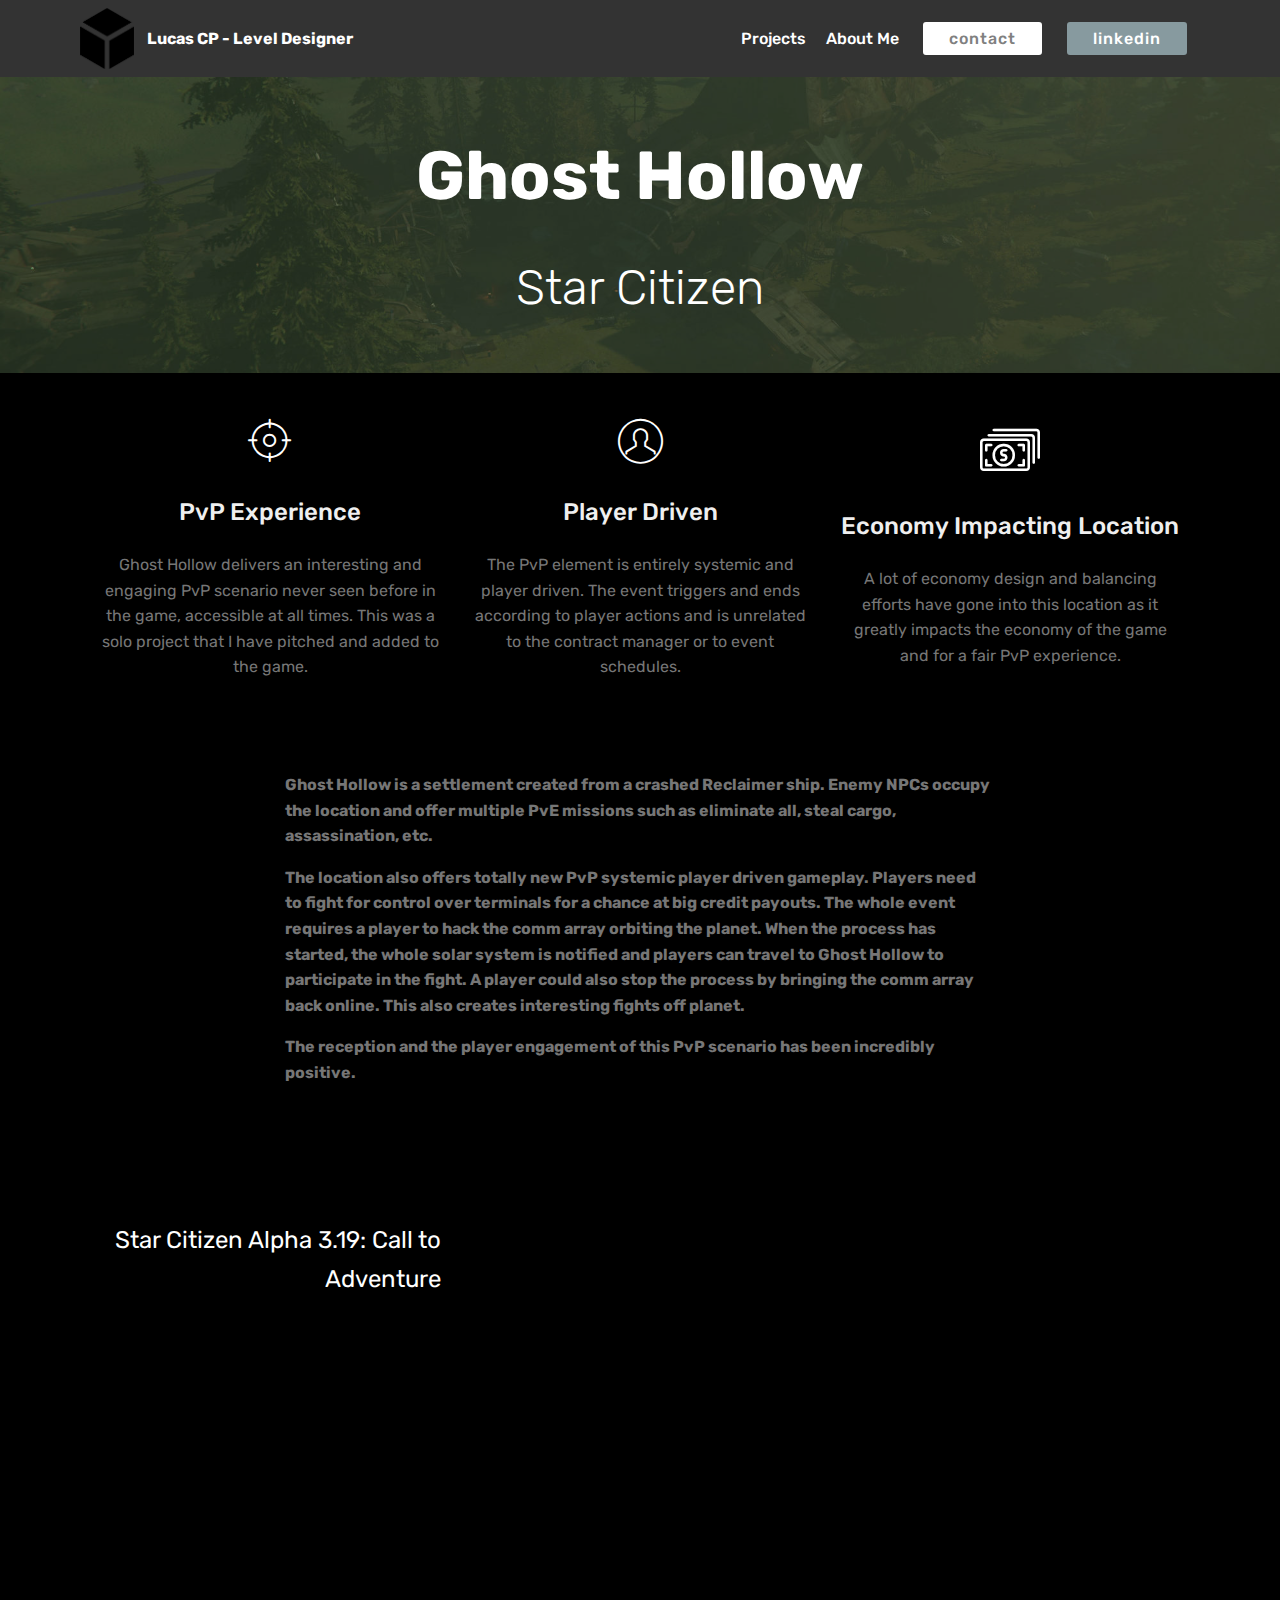
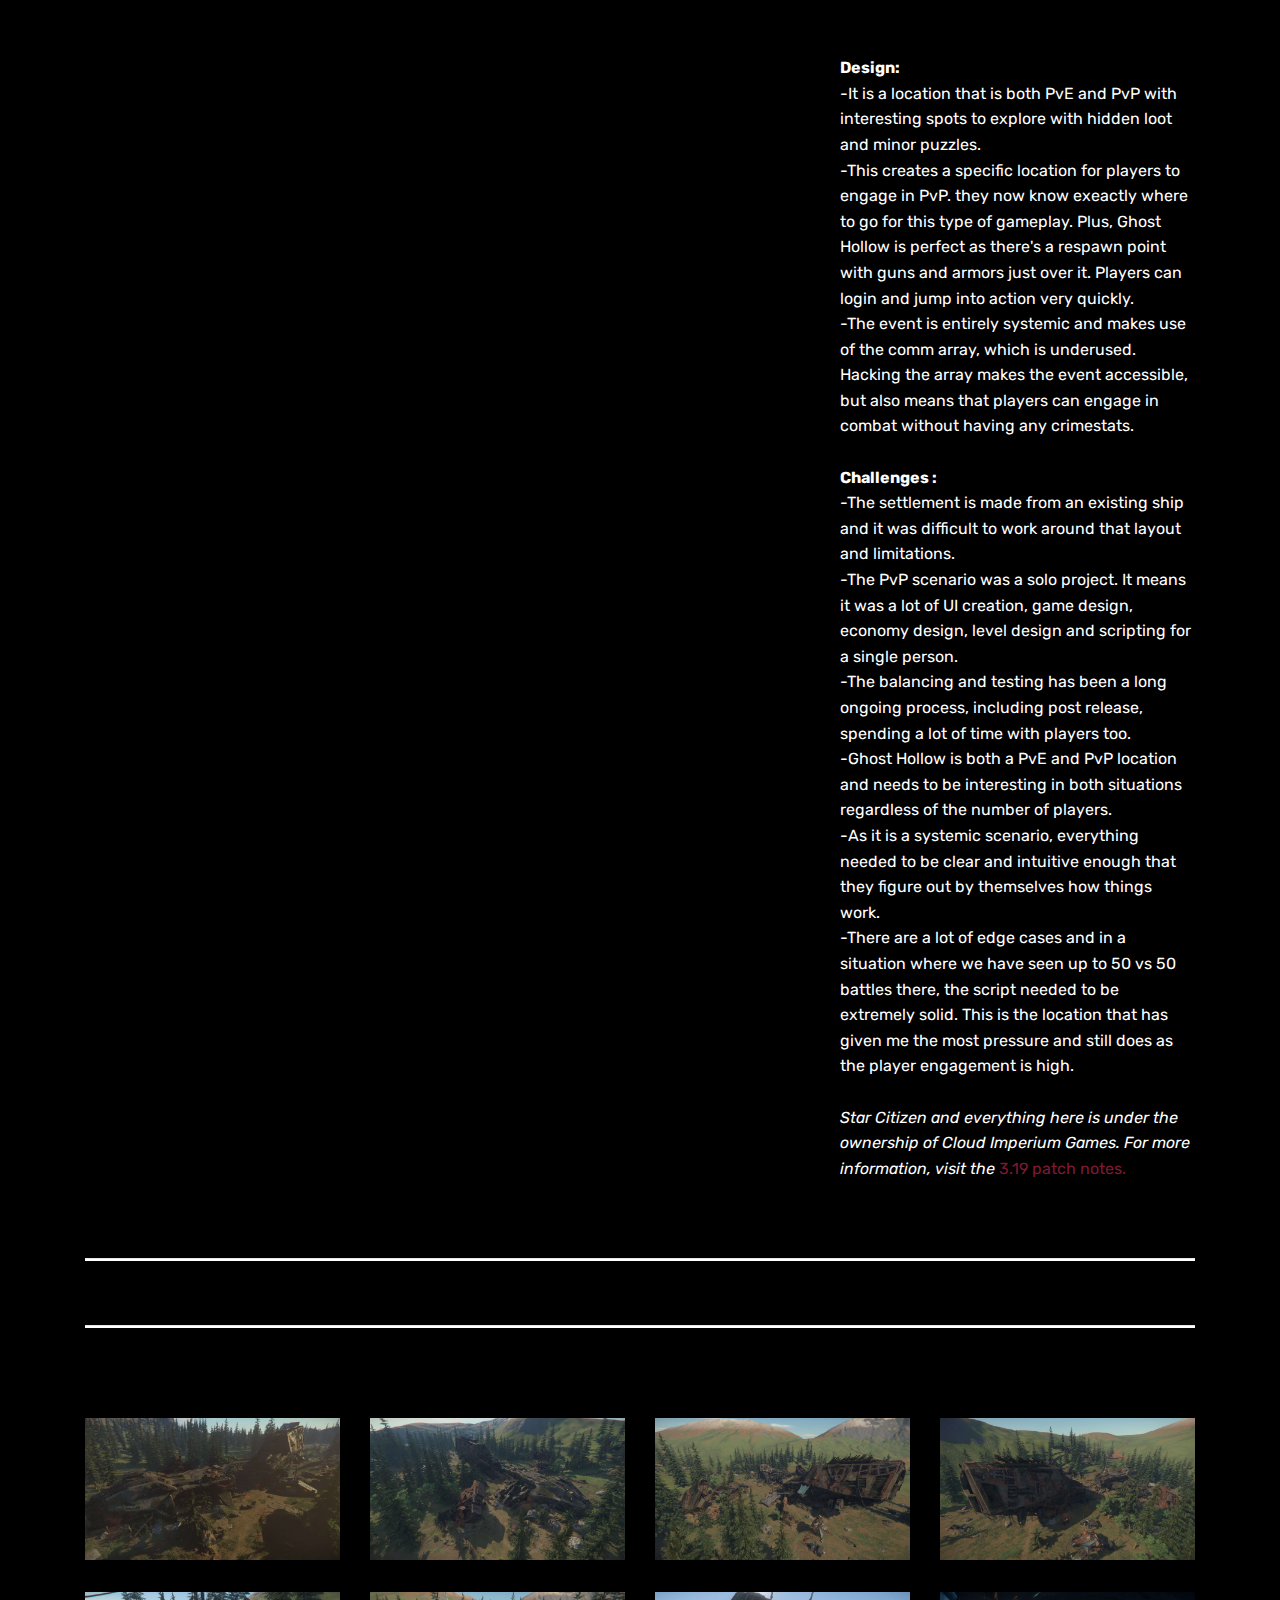
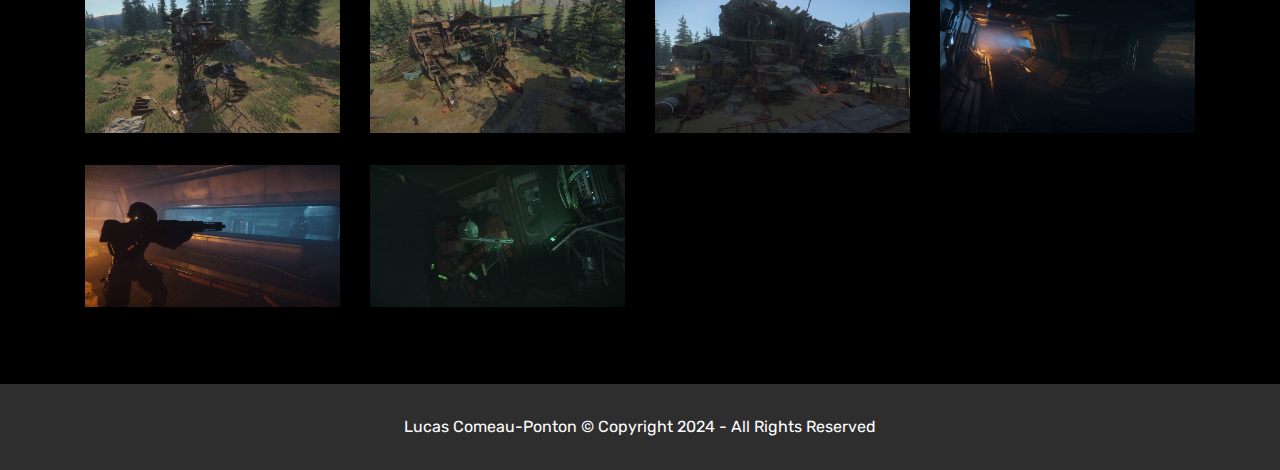
<file: ghost-hollow.html>
<!DOCTYPE html>
<html  >
<head>
  <!-- Site made with Mobirise Website Builder v4.12.4, https://mobirise.com -->
  <meta charset="UTF-8">
  <meta http-equiv="X-UA-Compatible" content="IE=edge">
  <meta name="generator" content="Mobirise v4.12.4, mobirise.com">
  <meta name="viewport" content="width=device-width, initial-scale=1, minimum-scale=1">
  <link rel="shortcut icon" href="assets/images/cube.png" type="image/x-icon">
  <meta name="description" content="Star Citizen">
  
  
  <title>Ghost Hollow - Lucas CP Portfolio</title>
  <link rel="stylesheet" href="assets/web/assets/mobirise-icons/mobirise-icons.css">
  <link rel="stylesheet" href="assets/bootstrap/css/bootstrap.min.css">
  <link rel="stylesheet" href="assets/bootstrap/css/bootstrap-grid.min.css">
  <link rel="stylesheet" href="assets/bootstrap/css/bootstrap-reboot.min.css">
  <link rel="stylesheet" href="assets/tether/tether.min.css">
  <link rel="stylesheet" href="assets/dropdown/css/style.css">
  <link rel="stylesheet" href="assets/theme/css/style.css">
  <link rel="preload" as="style" href="assets/mobirise/css/mbr-additional.css"><link rel="stylesheet" href="assets/mobirise/css/mbr-additional.css" type="text/css">
  
  
  
</head>
<body>
  <section class="menu cid-tJAmE1X1xf" once="menu" id="menu1-8i">

    

    <nav class="navbar navbar-expand beta-menu navbar-dropdown align-items-center navbar-fixed-top navbar-toggleable-sm">
        <button class="navbar-toggler navbar-toggler-right" type="button" data-toggle="collapse" data-target="#navbarSupportedContent" aria-controls="navbarSupportedContent" aria-expanded="false" aria-label="Toggle navigation">
            <div class="hamburger">
                <span></span>
                <span></span>
                <span></span>
                <span></span>
            </div>
        </button>
        <div class="menu-logo">
            <div class="navbar-brand">
                <span class="navbar-logo">
                    <a href="index.html">
                         <img src="assets/images/cube-1.png" alt="Mobirise" title="" style="height: 3.8rem;">
                    </a>
                </span>
                <span class="navbar-caption-wrap"><a class="navbar-caption text-white display-4" href="index.html">Lucas CP - Level Designer</a></span>
            </div>
        </div>
        <div class="collapse navbar-collapse" id="navbarSupportedContent">
            <ul class="navbar-nav nav-dropdown" data-app-modern-menu="true"><li class="nav-item">
                    <a class="nav-link link text-white text-primary display-4" href="index.html#header1-8k">
                        Projects</a>
                </li><li class="nav-item"><a class="nav-link link text-white display-4" href="about.html">
                        About Me</a></li></ul>
            <div class="navbar-buttons mbr-section-btn"><a class="btn btn-sm btn-white display-4" href="about.html#form1-16">contact</a> <a class="btn btn-sm btn-warning display-4" href="https://www.linkedin.com/in/lucas-comeau-ponton-0a5110b7/" target="_blank">linkedin</a></div>
        </div>
    </nav>
</section>

<section class="engine"><a href="https://mobirise.info/z">best html templates</a></section><section class="header1 cid-tJAmDY4pKP" id="header1-8c">

    

    <div class="mbr-overlay" style="opacity: 0.6; background-color: rgb(35, 56, 35);">
    </div>

    <div class="container">
        <div class="row justify-content-md-center">
            <div class="mbr-white col-md-10">
                <h1 class="mbr-section-title align-center mbr-bold pb-3 mbr-fonts-style display-1"><p>Ghost Hollow</p></h1>
                <h3 class="mbr-section-subtitle align-center mbr-light pb-3 mbr-fonts-style display-2">Star Citizen</h3>
                
                
            </div>
        </div>
    </div>

</section>

<section class="features1 cid-tJAmDYF32t" id="features1-8d">
    
    

    
    <div class="container">
        <div class="media-container-row">

            <div class="card p-3 col-12 col-md-6 col-lg-4">
                <div class="card-img pb-3">
                    <span class="mbr-iconfont mbri-target" style="color: rgb(255, 255, 255); fill: rgb(255, 255, 255); font-size: 45px;"></span>
                </div>
                <div class="card-box">
                    <h4 class="card-title py-3 mbr-fonts-style display-5">PvP Experience</h4>
                    <p class="mbr-text mbr-fonts-style display-7">Ghost Hollow delivers an interesting and engaging PvP scenario never seen before in the game, accessible at all times. This was a solo project that I have pitched and added to the game.</p>
                </div>
            </div>

            <div class="card p-3 col-12 col-md-6 col-lg-4">
                <div class="card-img pb-3">
                    <span class="mbr-iconfont mbri-user" style="color: rgb(255, 255, 255); fill: rgb(255, 255, 255); font-size: 45px;"></span>
                </div>
                <div class="card-box">
                    <h4 class="card-title py-3 mbr-fonts-style display-5">
                        Player Driven</h4>
                    <p class="mbr-text mbr-fonts-style display-7">The PvP element is entirely systemic and player driven. The event triggers and ends according to player actions and is unrelated to the contract manager or to event schedules.</p>
                </div>
            </div>

            <div class="card p-3 col-12 col-md-6 col-lg-4">
                <div class="card-img pb-3">
                    <span class="mbr-iconfont mbri-cash" style="font-size: 60px; color: rgb(255, 255, 255); fill: rgb(255, 255, 255);"></span>
                </div>
                <div class="card-box">
                    <h4 class="card-title py-3 mbr-fonts-style display-5">Economy Impacting Location</h4>
                    <p class="mbr-text mbr-fonts-style display-7">A lot of economy design and balancing efforts have gone into this location as it greatly impacts the economy of the game and for a fair PvP experience.</p>
                </div>
            </div>

            

        </div>

    </div>

</section>

<section class="mbr-section article content1 cid-tJAmDZxzrE" id="content1-8e">
    
     

    <div class="container">
        <div class="media-container-row">
            <div class="mbr-text col-12 mbr-fonts-style display-7 col-md-8"><p><strong>Ghost Hollow is a settlement created from a crashed Reclaimer ship. Enemy NPCs occupy the location and offer multiple PvE missions such as eliminate all, steal cargo, assassination, etc. </strong></p><p><strong>The location also offers totally new PvP systemic player driven gameplay. Players need to fight for control over terminals for a chance at big credit payouts. The whole event requires a player to hack the comm array orbiting the planet. When the process has started, the whole solar system is notified and players can travel to Ghost Hollow to participate in the fight. A player could also stop the process by bringing the comm array back online. This also creates interesting fights off planet.</strong></p><p><strong>The reception and the player engagement of this PvP scenario has been incredibly positive.</strong></p></div>
        </div>
    </div>
</section>

<section class="header7 cid-tJQFyncYDp" id="header7-8m">

    

    

    <div class="container">
        <div class="media-container-row">

            <div class="media-content align-right">
                
                <div class="mbr-section-text mbr-white pb-3">
                    <p class="mbr-text mbr-fonts-style display-5">Star Citizen Alpha 3.19: Call to Adventure</p>
                </div>
                
            </div>

            <div class="mbr-figure" style="width: 200%;"><iframe class="mbr-embedded-video" src="https://www.youtube.com/embed/MtOogpjeehk?rel=0&amp;amp;showinfo=0&amp;autoplay=1&amp;loop=0" width="1280" height="720" frameborder="0" allowfullscreen></iframe></div>

        </div>
    </div>
</section>

<section class="header7 cid-tJAmDZU6DN" id="header7-8f">

    

    

    <div class="container">
        <div class="media-container-row">

            <div class="media-content align-right">
                
                <div class="mbr-section-text mbr-white pb-3">
                    <p class="mbr-text mbr-fonts-style display-7"><strong>Design:</strong><br>-It is a location that is both PvE and PvP with interesting spots to explore with hidden loot and minor puzzles.<strong><br></strong>-This creates a specific location for players to engage in PvP. they now know exeactly where to go for this type of gameplay. Plus, Ghost Hollow is perfect as there's a respawn point with guns and armors just over it. Players can login and jump into action very quickly.<br>-The event is entirely systemic and makes use of the comm array, which is underused. Hacking the array makes the event accessible, but also means that players can engage in combat without having any crimestats.<br><br><strong>Challenges :
</strong><strong><br></strong>-The settlement is made from an existing ship and it was difficult to work around that layout and limitations.<br>-The PvP scenario was a solo project. It means it was a lot of UI creation, game design, economy design, level design and scripting for a single person.<br>-The balancing and testing has been a long ongoing process, including post release, spending a lot of time with players too.<br>-Ghost Hollow is both a PvE and PvP location and needs to be interesting in both situations regardless of the number of players.<br>-As it is a systemic scenario, everything needed to be clear and intuitive enough that they figure out by themselves how things work.<br>-There are a lot of edge cases and in a situation where we have seen up to 50 vs 50 battles there, the script needed to be extremely solid. This is the location that has given me the most pressure and still does as the player engagement is high.<br><br><em>Star Citizen and everything here is under the ownership of Cloud Imperium Games. For more information, visit the <a href="https://robertsspaceindustries.com/comm-link//19295-Star-Citizen-Alpha-3190" class="text-primary">3.19 patch notes.</a>&nbsp;</em><br></p>
                </div>
                
            </div>

            <div class="mbr-figure" style="width: 200%;"><iframe class="mbr-embedded-video" src="https://www.youtube.com/embed/RHUXEIm9e-Q?rel=0&amp;amp;showinfo=0&amp;autoplay=1&amp;loop=0" width="1280" height="720" frameborder="0" allowfullscreen></iframe></div>

        </div>
    </div>
</section>

<section class="mbr-section article content10 cid-tJQHVKE3rU" id="content10-8n">
    
     

    <div class="container">
        <div class="inner-container" style="width: 100%;">
            <hr class="line" style="width: 100%;">
            <div class="section-text align-center mbr-white mbr-fonts-style display-7"></div>
            <hr class="line" style="width: 100%;">
        </div>
    </div>
</section>

<section class="mbr-gallery gallery5 cid-tJQHX8SquX" id="gallery5-8o">

    

    

    <div class="container">
        
        
        <div class="row mbr-gallery" data-toggle="modal" data-target="#u55WVQJQU8">
            <div class="col-sm-6 col-md-4 col-lg-3 item gallery-image">
                <div class="item-wrapper">
                    <img class="w-100" src="assets/images/screenshot-2022-07-07-21-13-40-09c2-1716x956.jpg" alt="" data-slide-to="0" title="" data-target="#u55WVQJJV5">
                </div>
            </div><div class="col-sm-6 col-md-4 col-lg-3 item gallery-image">
                <div class="item-wrapper">
                    <img class="w-100" src="assets/images/screenshot-2023-07-12-19-08-57-b0a2-1716x946.jpg" alt="" data-slide-to="1" title="" data-target="#u55WVQJJV5">
                </div>
            </div><div class="col-sm-6 col-md-4 col-lg-3 item gallery-image">
                <div class="item-wrapper">
                    <img class="w-100" src="assets/images/screenshot-2023-07-12-19-25-57-9ef2-1716x948.jpg" alt="" data-slide-to="2" title="" data-target="#u55WVQJJV5">
                </div>
            </div><div class="col-sm-6 col-md-4 col-lg-3 item gallery-image">
                <div class="item-wrapper">
                    <img class="w-100" src="assets/images/screenshot-2023-07-12-19-09-41-5882-1716x945.jpg" alt="" data-slide-to="3" title="" data-target="#u55WVQJJV5">
                </div>
            </div><div class="col-sm-6 col-md-4 col-lg-3 item gallery-image">
                <div class="item-wrapper">
                    <img class="w-100" src="assets/images/screenshot-2023-07-12-19-12-55-c3a2-1716x945.jpg" alt="" data-slide-to="4" title="" data-target="#u55WVQJJV5">
                </div>
            </div><div class="col-sm-6 col-md-4 col-lg-3 item gallery-image">
                <div class="item-wrapper">
                    <img class="w-100" src="assets/images/screenshot-2023-07-12-19-13-07-8ab2-1716x946.jpg" alt="" data-slide-to="5" title="" data-target="#u55WVQJJV5">
                </div>
            </div><div class="col-sm-6 col-md-4 col-lg-3 item gallery-image">
                <div class="item-wrapper">
                    <img class="w-100" src="assets/images/screenshot-2023-07-12-19-13-16-d832-1716x946.jpg" alt="" data-slide-to="6" title="" data-target="#u55WVQJJV5">
                </div>
            </div><div class="col-sm-6 col-md-4 col-lg-3 item gallery-image">
                <div class="item-wrapper">
                    <img class="w-100" src="assets/images/screenshot-2023-07-12-19-24-52-c492-1716x946.jpg" alt="" data-slide-to="7" title="" data-target="#u55WVQJJV5">
                </div>
            </div><div class="col-sm-6 col-md-4 col-lg-3 item gallery-image">
                <div class="item-wrapper">
                    <img class="w-100" src="assets/images/pvp-gh-screenshot-1-1716x957.jpg" alt="" data-slide-to="8" title="" data-target="#u55WVQJJV5">
                </div>
            </div><div class="col-sm-6 col-md-4 col-lg-3 item gallery-image">
                <div class="item-wrapper">
                    <img class="w-100" src="assets/images/screenshot-2023-07-12-19-20-44-1a12-1716x949.jpg" alt="" data-slide-to="9" title="" data-target="#u55WVQJJV5">
                </div>
            </div>
            
            
            
        </div>

        <div class="modal mbr-slider fade" tabindex="-1" role="dialog" aria-hidden="true" id="u55WVQJQU8">
            <div class="modal-dialog" role="document">
                <div class="modal-content">
                    <div class="modal-body">
                        <div class="carousel slide" data-ride="carousel" id="u55WVQJJV5">
                            <div class="carousel-inner">
                                <div class="carousel-item active">
                                    <img class="d-block w-100" src="assets/images/screenshot-2022-07-07-21-13-40-09c2-1716x956.jpg" alt="">
                                </div><div class="carousel-item">
                                    <img class="d-block w-100" src="assets/images/screenshot-2023-07-12-19-08-57-b0a2-1716x946.jpg" alt="">
                                </div><div class="carousel-item">
                                    <img class="d-block w-100" src="assets/images/screenshot-2023-07-12-19-25-57-9ef2-1716x948.jpg" alt="">
                                </div><div class="carousel-item">
                                    <img class="d-block w-100" src="assets/images/screenshot-2023-07-12-19-09-41-5882-1716x945.jpg" alt="">
                                </div><div class="carousel-item">
                                    <img class="d-block w-100" src="assets/images/screenshot-2023-07-12-19-12-55-c3a2-1716x945.jpg" alt="">
                                </div><div class="carousel-item">
                                    <img class="d-block w-100" src="assets/images/screenshot-2023-07-12-19-13-07-8ab2-1716x946.jpg" alt="">
                                </div><div class="carousel-item">
                                    <img class="d-block w-100" src="assets/images/screenshot-2023-07-12-19-13-16-d832-1716x946.jpg" alt="">
                                </div><div class="carousel-item">
                                    <img class="d-block w-100" src="assets/images/screenshot-2023-07-12-19-24-52-c492-1716x946.jpg" alt="">
                                </div><div class="carousel-item">
                                    <img class="d-block w-100" src="assets/images/pvp-gh-screenshot-1-1716x957.jpg" alt="">
                                </div><div class="carousel-item">
                                    <img class="d-block w-100" src="assets/images/screenshot-2023-07-12-19-20-44-1a12-1716x949.jpg" alt="">
                                </div>
                                
                                
                                
                            </div>
                            <ol class="carousel-indicators">
                                <li data-slide-to="0" class="active" data-target="#u55WVQJJV5"></li><li data-slide-to="1" class="active" data-target="#u55WVQJJV5"></li><li data-slide-to="2" class="active" data-target="#u55WVQJJV5"></li><li data-slide-to="3" class="active" data-target="#u55WVQJJV5"></li><li data-slide-to="4" class="active" data-target="#u55WVQJJV5"></li><li data-slide-to="5" class="active" data-target="#u55WVQJJV5"></li><li data-slide-to="6" class="active" data-target="#u55WVQJJV5"></li><li data-slide-to="7" class="active" data-target="#u55WVQJJV5"></li><li data-slide-to="8" class="active" data-target="#u55WVQJJV5"></li><li data-slide-to="9" class="active" data-target="#u55WVQJJV5"></li>
                                
                                
                                
                            </ol>
                            <a role="button" href="" class="close" data-dismiss="modal" aria-label="Close">
                            </a>
                            <a class="carousel-control-prev carousel-control" role="button" data-slide="prev" href="#u55WVQJJV5">
                                <span class="mbri-left mbr-iconfont" aria-hidden="true"></span>
                                <span class="sr-only">Previous</span>
                            </a>
                            <a class="carousel-control-next carousel-control" role="button" data-slide="next" href="#u55WVQJJV5">
                                <span class="mbri-right mbr-iconfont" aria-hidden="true"></span>
                                <span class="sr-only">Next</span>
                            </a>
                        </div>
                    </div>
                </div>
            </div>
        </div>
    </div>
</section>

<section once="footers" class="cid-tJAmE2qovP" id="footer6-8j">

    

    

    <div class="container">
        <div class="media-container-row align-center mbr-white">
            <div class="col-12">
                <p class="mbr-text mb-0 mbr-fonts-style display-7">
                     Lucas Comeau-Ponton © Copyright 2024 - All Rights Reserved
                </p>
            </div>
        </div>
    </div>
</section>


  <script src="assets/web/assets/jquery/jquery.min.js"></script>
  <script src="assets/popper/popper.min.js"></script>
  <script src="assets/bootstrap/js/bootstrap.min.js"></script>
  <script src="assets/tether/tether.min.js"></script>
  <script src="assets/smoothscroll/smooth-scroll.js"></script>
  <script src="assets/dropdown/js/nav-dropdown.js"></script>
  <script src="assets/dropdown/js/navbar-dropdown.js"></script>
  <script src="assets/touchswipe/jquery.touch-swipe.min.js"></script>
  <script src="assets/theme/js/script.js"></script>
  
  
</body>
</html>
</file>
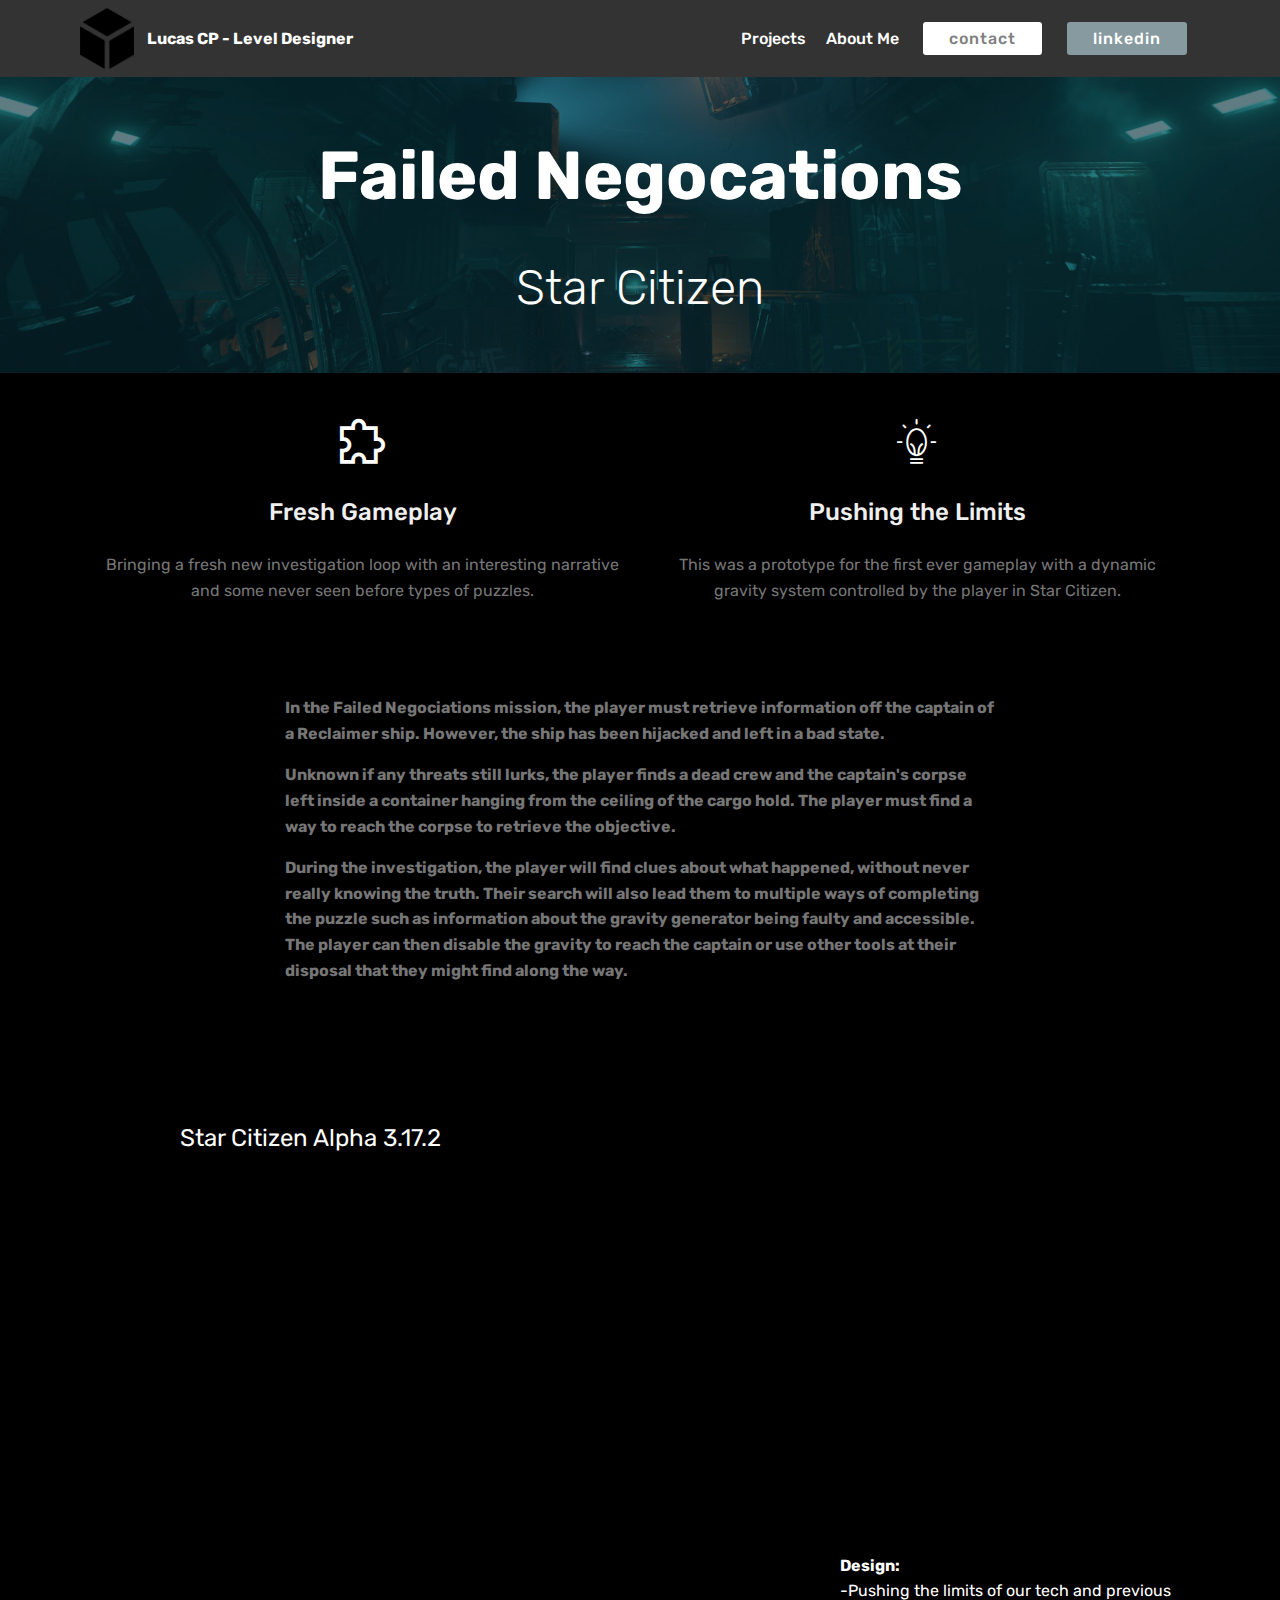
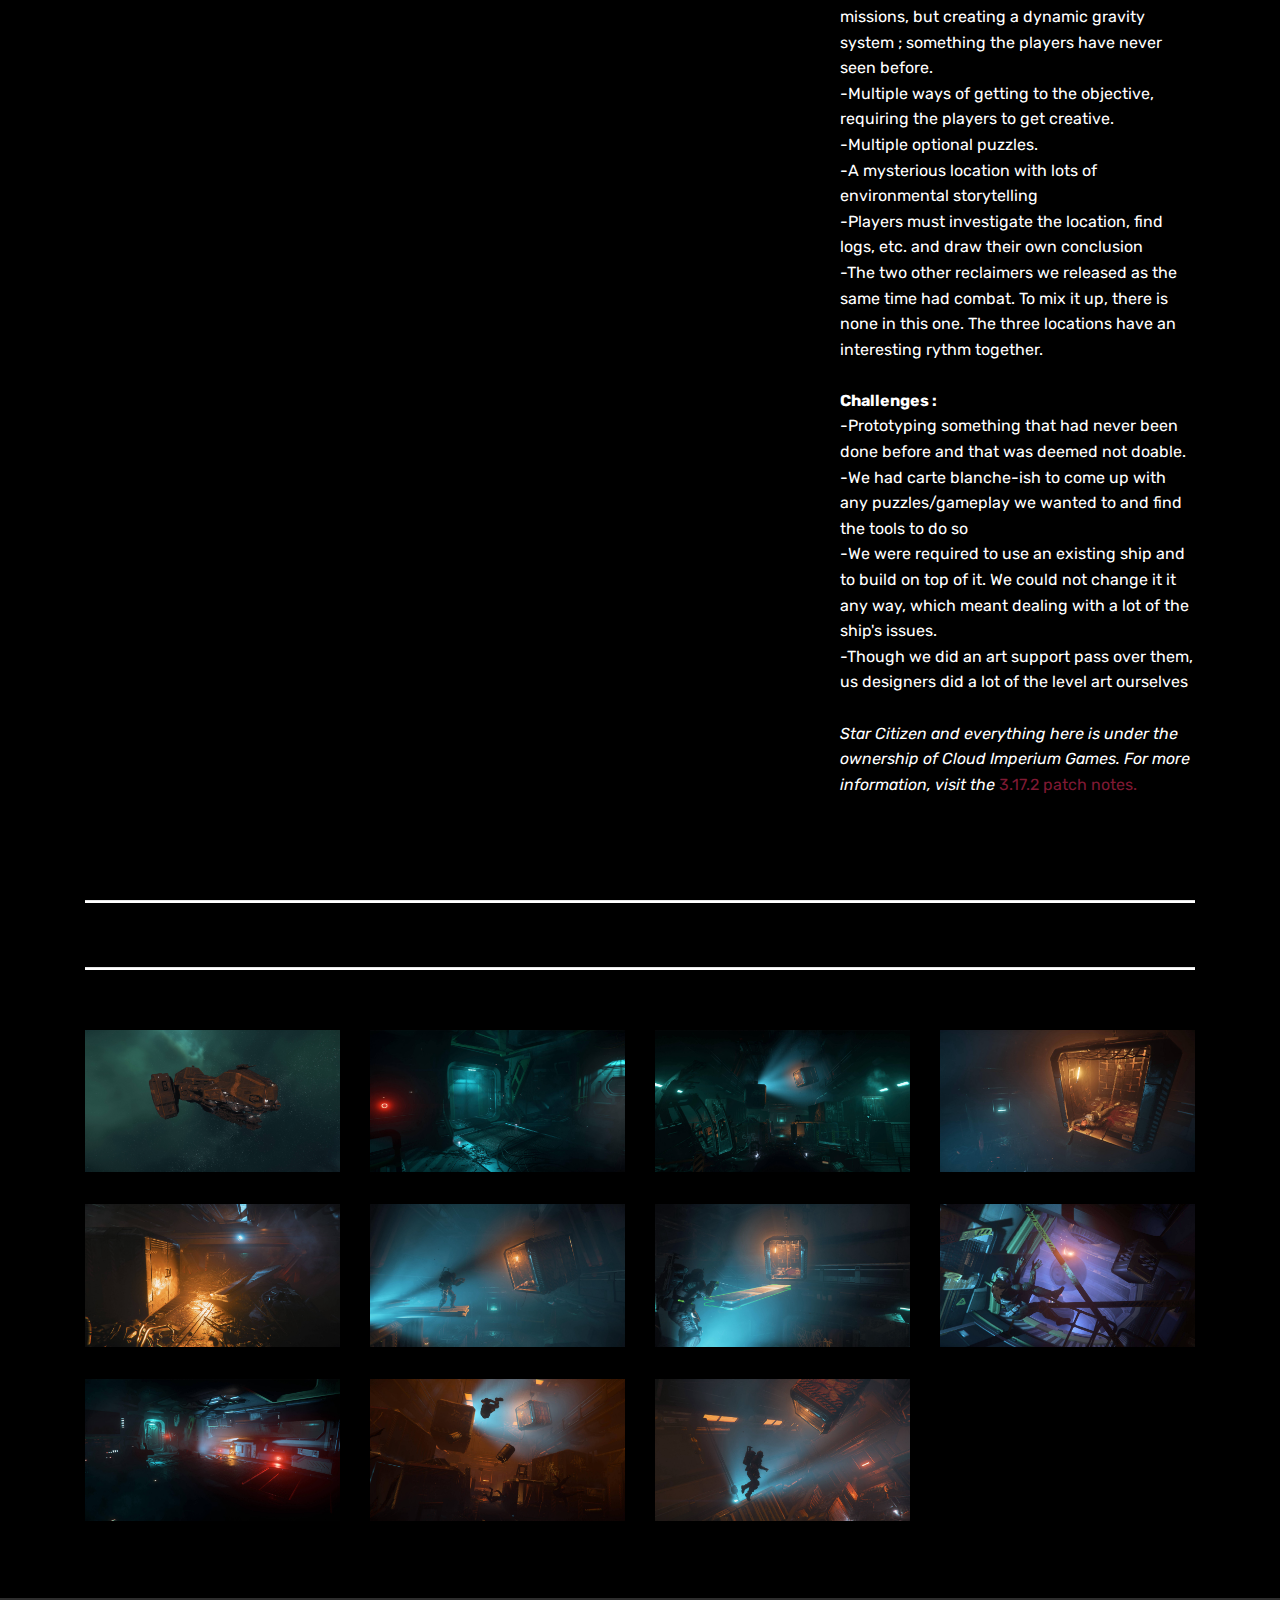
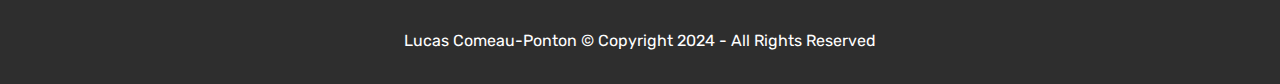
<file: hijacked-reclaimer.html>
<!DOCTYPE html>
<html  >
<head>
  <!-- Site made with Mobirise Website Builder v4.12.4, https://mobirise.com -->
  <meta charset="UTF-8">
  <meta http-equiv="X-UA-Compatible" content="IE=edge">
  <meta name="generator" content="Mobirise v4.12.4, mobirise.com">
  <meta name="viewport" content="width=device-width, initial-scale=1, minimum-scale=1">
  <link rel="shortcut icon" href="assets/images/cube.png" type="image/x-icon">
  <meta name="description" content="Star Citizen">
  
  
  <title>Hijacked Reclaimer - Lucas CP Portfolio</title>
  <link rel="stylesheet" href="assets/web/assets/mobirise-icons/mobirise-icons.css">
  <link rel="stylesheet" href="assets/web/assets/mobirise-icons2/mobirise2.css">
  <link rel="stylesheet" href="assets/bootstrap/css/bootstrap.min.css">
  <link rel="stylesheet" href="assets/bootstrap/css/bootstrap-grid.min.css">
  <link rel="stylesheet" href="assets/bootstrap/css/bootstrap-reboot.min.css">
  <link rel="stylesheet" href="assets/tether/tether.min.css">
  <link rel="stylesheet" href="assets/dropdown/css/style.css">
  <link rel="stylesheet" href="assets/theme/css/style.css">
  <link rel="preload" as="style" href="assets/mobirise/css/mbr-additional.css"><link rel="stylesheet" href="assets/mobirise/css/mbr-additional.css" type="text/css">
  
  
  
</head>
<body>
  <section class="menu cid-tvIplAJih3" once="menu" id="menu1-82">

    

    <nav class="navbar navbar-expand beta-menu navbar-dropdown align-items-center navbar-fixed-top navbar-toggleable-sm">
        <button class="navbar-toggler navbar-toggler-right" type="button" data-toggle="collapse" data-target="#navbarSupportedContent" aria-controls="navbarSupportedContent" aria-expanded="false" aria-label="Toggle navigation">
            <div class="hamburger">
                <span></span>
                <span></span>
                <span></span>
                <span></span>
            </div>
        </button>
        <div class="menu-logo">
            <div class="navbar-brand">
                <span class="navbar-logo">
                    <a href="index.html">
                         <img src="assets/images/cube-1.png" alt="Mobirise" title="" style="height: 3.8rem;">
                    </a>
                </span>
                <span class="navbar-caption-wrap"><a class="navbar-caption text-white display-4" href="index.html">Lucas CP - Level Designer</a></span>
            </div>
        </div>
        <div class="collapse navbar-collapse" id="navbarSupportedContent">
            <ul class="navbar-nav nav-dropdown" data-app-modern-menu="true"><li class="nav-item">
                    <a class="nav-link link text-white text-primary display-4" href="index.html#header1-8k">
                        Projects</a>
                </li><li class="nav-item"><a class="nav-link link text-white display-4" href="about.html">
                        About Me</a></li></ul>
            <div class="navbar-buttons mbr-section-btn"><a class="btn btn-sm btn-white display-4" href="about.html#form1-16">contact</a> <a class="btn btn-sm btn-warning display-4" href="https://www.linkedin.com/in/lucas-comeau-ponton-0a5110b7/" target="_blank">linkedin</a></div>
        </div>
    </nav>
</section>

<section class="engine"><a href="https://mobirise.info/m">website design templates</a></section><section class="header1 cid-tvIplyhz2p" id="header1-7x">

    

    <div class="mbr-overlay" style="opacity: 0.6; background-color: rgb(7, 38, 48);">
    </div>

    <div class="container">
        <div class="row justify-content-md-center">
            <div class="mbr-white col-md-10">
                <h1 class="mbr-section-title align-center mbr-bold pb-3 mbr-fonts-style display-1"><p>Failed Negocations</p></h1>
                <h3 class="mbr-section-subtitle align-center mbr-light pb-3 mbr-fonts-style display-2">Star Citizen</h3>
                
                
            </div>
        </div>
    </div>

</section>

<section class="features1 cid-tvIplyHlAw" id="features1-7y">
    
    

    
    <div class="container">
        <div class="media-container-row">

            <div class="card p-3 col-12 col-md-6">
                <div class="card-img pb-3">
                    <span class="mbr-iconfont mobi-mbri-extension mobi-mbri" style="color: rgb(255, 255, 255); fill: rgb(255, 255, 255); font-size: 45px;"></span>
                </div>
                <div class="card-box">
                    <h4 class="card-title py-3 mbr-fonts-style display-5">Fresh Gameplay</h4>
                    <p class="mbr-text mbr-fonts-style display-7">Bringing a fresh new investigation loop with an interesting narrative and some never seen before types of puzzles.</p>
                </div>
            </div>

            <div class="card p-3 col-12 col-md-6">
                <div class="card-img pb-3">
                    <span class="mbr-iconfont mbri-idea" style="color: rgb(255, 255, 255); fill: rgb(255, 255, 255); font-size: 45px;"></span>
                </div>
                <div class="card-box">
                    <h4 class="card-title py-3 mbr-fonts-style display-5">
                        Pushing the Limits</h4>
                    <p class="mbr-text mbr-fonts-style display-7">This was a prototype for the first ever gameplay with a dynamic gravity system controlled by the player in Star Citizen.</p>
                </div>
            </div>

            

            

        </div>

    </div>

</section>

<section class="mbr-section article content1 cid-tJAiVVsGif" id="content1-89">
    
     

    <div class="container">
        <div class="media-container-row">
            <div class="mbr-text col-12 mbr-fonts-style display-7 col-md-8"><p><strong>In the Failed Negociations mission, the player must retrieve information off the captain of a Reclaimer ship. However, the ship has been hijacked and left in a bad state. </strong></p><p><strong>Unknown if any threats still lurks, the player finds a dead crew and the captain's corpse left inside a container hanging from the ceiling of the cargo hold. The player must find a way to reach the corpse to retrieve the objective.</strong></p><p><strong>During the investigation, the player will find clues about what happened, without never really knowing the truth. Their search will also lead them to multiple ways of completing the puzzle such as information about the gravity generator being faulty and accessible. The player can then disable the gravity to reach the captain or use other tools at their disposal that they might find along the way.</strong></p></div>
        </div>
    </div>
</section>

<section class="header7 cid-tJQF9cjqaa" id="header7-8l">

    

    

    <div class="container">
        <div class="media-container-row">

            <div class="media-content align-right">
                
                <div class="mbr-section-text mbr-white pb-3">
                    <p class="mbr-text mbr-fonts-style display-5">Star Citizen Alpha 3.17.2</p>
                </div>
                
            </div>

            <div class="mbr-figure" style="width: 200%;"><iframe class="mbr-embedded-video" src="https://www.youtube.com/embed/eH0ppWX0TAc?rel=0&amp;amp;showinfo=0&amp;autoplay=1&amp;loop=0" width="1280" height="720" frameborder="0" allowfullscreen></iframe></div>

        </div>
    </div>
</section>

<section class="header7 cid-tvIplzXdN8" id="header7-80">

    

    

    <div class="container">
        <div class="media-container-row">

            <div class="media-content align-right">
                
                <div class="mbr-section-text mbr-white pb-3">
                    <p class="mbr-text mbr-fonts-style display-7"><strong>Design:</strong><strong><br></strong>-Pushing the limits of our tech and previous missions, but creating a dynamic gravity system ; something the players have never seen before.<br>-Multiple ways of getting to the objective, requiring the players to get creative.<br>-Multiple optional puzzles.<br>-A mysterious location with lots of environmental storytelling<br>-Players must investigate the location, find logs, etc. and draw their own conclusion<br>-The two other reclaimers we released as the same time had combat. To mix it up, there is none in this one. The three locations have an interesting rythm together.<br><br><strong>Challenges :
</strong><br>-Prototyping something that had never been done before and that was deemed not doable.<br>-We had carte blanche-ish to come up with any puzzles/gameplay we wanted to and find the tools to do so<br>-We were required to use an existing ship and to build on top of it. We could not change it it any way, which meant dealing with a lot of the ship's issues.<br>-Though we did an art support pass over them, us designers did a lot of the level art ourselves<br><br><em>Star Citizen and everything here is under the ownership of Cloud Imperium Games. For more information, visit the <a href="https://robertsspaceindustries.com/spectrum/community/SC/forum/190048/thread/star-citizen-alpha-3-17-2-live-8148301-patch-notes" class="text-primary">3.17.2 patch notes.</a>&nbsp;</em><br><br></p>
                </div>
                
            </div>

            <div class="mbr-figure" style="width: 200%;"><iframe class="mbr-embedded-video" src="https://www.youtube.com/embed/JWeYWrabqJI?rel=0&amp;amp;showinfo=0&amp;autoplay=0&amp;loop=0" width="1280" height="720" frameborder="0" allowfullscreen></iframe></div>

        </div>
    </div>
</section>

<section class="mbr-section article content10 cid-tvIplAqjcw" id="content10-81">
    
     

    <div class="container">
        <div class="inner-container" style="width: 100%;">
            <hr class="line" style="width: 100%;">
            <div class="section-text align-center mbr-white mbr-fonts-style display-7"></div>
            <hr class="line" style="width: 100%;">
        </div>
    </div>
</section>

<section class="mbr-gallery gallery5 cid-tJAhT0DTw5" id="gallery5-87">

    

    

    <div class="container">
        
        
        <div class="row mbr-gallery" data-toggle="modal" data-target="#u55WVKrl3o">
            <div class="col-sm-6 col-md-4 col-lg-3 item gallery-image">
                <div class="item-wrapper">
                    <img class="w-100" src="assets/images/screenshot-2023-07-12-18-24-03-d3e2-3840x2124.jpg" alt="" data-slide-to="0" title="" data-target="#u55WVKruka">
                </div>
            </div><div class="col-sm-6 col-md-4 col-lg-3 item gallery-image">
                <div class="item-wrapper">
                    <img class="w-100" src="assets/images/screenshot-2022-07-07-11-36-11-b40-2000x1117.jpg" alt="" data-slide-to="1" title="" data-target="#u55WVKruka">
                </div>
            </div><div class="col-sm-6 col-md-4 col-lg-3 item gallery-image">
                <div class="item-wrapper">
                    <img class="w-100" src="assets/images/screenshot-2022-07-07-11-35-54-a15-2000x1117.jpg" alt="" data-slide-to="2" title="" data-target="#u55WVKruka">
                </div>
            </div><div class="col-sm-6 col-md-4 col-lg-3 item gallery-image">
                <div class="item-wrapper">
                    <img class="w-100" src="assets/images/screenshot-2023-07-10-01-41-09-5f02-2000x1104.jpg" alt="" data-slide-to="3" title="" data-target="#u55WVKruka">
                </div>
            </div><div class="col-sm-6 col-md-4 col-lg-3 item gallery-image">
                <div class="item-wrapper">
                    <img class="w-100" src="assets/images/screenshot-2023-07-12-18-26-04-47d2-2000x1102.jpg" alt="" data-slide-to="4" title="" data-target="#u55WVKruka">
                </div>
            </div><div class="col-sm-6 col-md-4 col-lg-3 item gallery-image">
                <div class="item-wrapper">
                    <img class="w-100" src="assets/images/screenshot-2023-07-12-18-32-44-f222-2000x1103.jpg" alt="" data-slide-to="5" title="" data-target="#u55WVKruka">
                </div>
            </div><div class="col-sm-6 col-md-4 col-lg-3 item gallery-image">
                <div class="item-wrapper">
                    <img class="w-100" src="assets/images/screenshot-2023-07-12-18-35-30-a6d2-2000x1104.jpg" alt="" data-slide-to="6" title="" data-target="#u55WVKruka">
                </div>
            </div><div class="col-sm-6 col-md-4 col-lg-3 item gallery-image">
                <div class="item-wrapper">
                    <img class="w-100" src="assets/images/screenshot-2022-07-07-15-13-18-490-2000x1117.jpg" alt="" data-slide-to="7" title="" data-target="#u55WVKruka">
                </div>
            </div><div class="col-sm-6 col-md-4 col-lg-3 item gallery-image">
                <div class="item-wrapper">
                    <img class="w-100" src="assets/images/screenshot-2022-07-07-11-36-54-340-2000x1117.jpg" alt="" data-slide-to="8" title="" data-target="#u55WVKruka">
                </div>
            </div><div class="col-sm-6 col-md-4 col-lg-3 item gallery-image">
                <div class="item-wrapper">
                    <img class="w-100" src="assets/images/screenshot-2022-07-07-15-33-48-5bb-2000x1117.jpg" alt="" data-slide-to="9" title="" data-target="#u55WVKruka">
                </div>
            </div><div class="col-sm-6 col-md-4 col-lg-3 item gallery-image">
                <div class="item-wrapper">
                    <img class="w-100" src="assets/images/screenshot-2023-07-12-18-40-37-9e42-2000x1102.jpg" alt="" data-slide-to="10" title="" data-target="#u55WVKruka">
                </div>
            </div>
            
            
            
        </div>

        <div class="modal mbr-slider fade" tabindex="-1" role="dialog" aria-hidden="true" id="u55WVKrl3o">
            <div class="modal-dialog" role="document">
                <div class="modal-content">
                    <div class="modal-body">
                        <div class="carousel slide" data-ride="carousel" id="u55WVKruka">
                            <div class="carousel-inner">
                                <div class="carousel-item active">
                                    <img class="d-block w-100" src="assets/images/screenshot-2023-07-12-18-24-03-d3e2-3840x2124.jpg" alt="">
                                </div><div class="carousel-item">
                                    <img class="d-block w-100" src="assets/images/screenshot-2022-07-07-11-36-11-b40-2000x1117.jpg" alt="">
                                </div><div class="carousel-item">
                                    <img class="d-block w-100" src="assets/images/screenshot-2022-07-07-11-35-54-a15-2000x1117.jpg" alt="">
                                </div><div class="carousel-item">
                                    <img class="d-block w-100" src="assets/images/screenshot-2023-07-10-01-41-09-5f02-2000x1104.jpg" alt="">
                                </div><div class="carousel-item">
                                    <img class="d-block w-100" src="assets/images/screenshot-2023-07-12-18-26-04-47d2-2000x1102.jpg" alt="">
                                </div><div class="carousel-item">
                                    <img class="d-block w-100" src="assets/images/screenshot-2023-07-12-18-32-44-f222-2000x1103.jpg" alt="">
                                </div><div class="carousel-item">
                                    <img class="d-block w-100" src="assets/images/screenshot-2023-07-12-18-35-30-a6d2-2000x1104.jpg" alt="">
                                </div><div class="carousel-item">
                                    <img class="d-block w-100" src="assets/images/screenshot-2022-07-07-15-13-18-490-2000x1117.jpg" alt="">
                                </div><div class="carousel-item">
                                    <img class="d-block w-100" src="assets/images/screenshot-2022-07-07-11-36-54-340-2000x1117.jpg" alt="">
                                </div><div class="carousel-item">
                                    <img class="d-block w-100" src="assets/images/screenshot-2022-07-07-15-33-48-5bb-2000x1117.jpg" alt="">
                                </div><div class="carousel-item">
                                    <img class="d-block w-100" src="assets/images/screenshot-2023-07-12-18-40-37-9e42-2000x1102.jpg" alt="">
                                </div>
                                
                                
                                
                            </div>
                            <ol class="carousel-indicators">
                                <li data-slide-to="0" class="active" data-target="#u55WVKruka"></li><li data-slide-to="1" class="active" data-target="#u55WVKruka"></li><li data-slide-to="2" class="active" data-target="#u55WVKruka"></li><li data-slide-to="3" class="active" data-target="#u55WVKruka"></li><li data-slide-to="4" class="active" data-target="#u55WVKruka"></li><li data-slide-to="5" class="active" data-target="#u55WVKruka"></li><li data-slide-to="6" class="active" data-target="#u55WVKruka"></li><li data-slide-to="7" class="active" data-target="#u55WVKruka"></li><li data-slide-to="8" class="active" data-target="#u55WVKruka"></li><li data-slide-to="9" class="active" data-target="#u55WVKruka"></li><li data-slide-to="10" class="active" data-target="#u55WVKruka"></li>
                                
                                
                                
                            </ol>
                            <a role="button" href="" class="close" data-dismiss="modal" aria-label="Close">
                            </a>
                            <a class="carousel-control-prev carousel-control" role="button" data-slide="prev" href="#u55WVKruka">
                                <span class="mbri-left mbr-iconfont" aria-hidden="true"></span>
                                <span class="sr-only">Previous</span>
                            </a>
                            <a class="carousel-control-next carousel-control" role="button" data-slide="next" href="#u55WVKruka">
                                <span class="mbri-right mbr-iconfont" aria-hidden="true"></span>
                                <span class="sr-only">Next</span>
                            </a>
                        </div>
                    </div>
                </div>
            </div>
        </div>
    </div>
</section>

<section once="footers" class="cid-tvIplBbhyM" id="footer6-83">

    

    

    <div class="container">
        <div class="media-container-row align-center mbr-white">
            <div class="col-12">
                <p class="mbr-text mb-0 mbr-fonts-style display-7">
                     Lucas Comeau-Ponton © Copyright 2024 - All Rights Reserved
                </p>
            </div>
        </div>
    </div>
</section>


  <script src="assets/web/assets/jquery/jquery.min.js"></script>
  <script src="assets/popper/popper.min.js"></script>
  <script src="assets/bootstrap/js/bootstrap.min.js"></script>
  <script src="assets/tether/tether.min.js"></script>
  <script src="assets/smoothscroll/smooth-scroll.js"></script>
  <script src="assets/dropdown/js/nav-dropdown.js"></script>
  <script src="assets/dropdown/js/navbar-dropdown.js"></script>
  <script src="assets/touchswipe/jquery.touch-swipe.min.js"></script>
  <script src="assets/theme/js/script.js"></script>
  
  
</body>
</html>
</file>
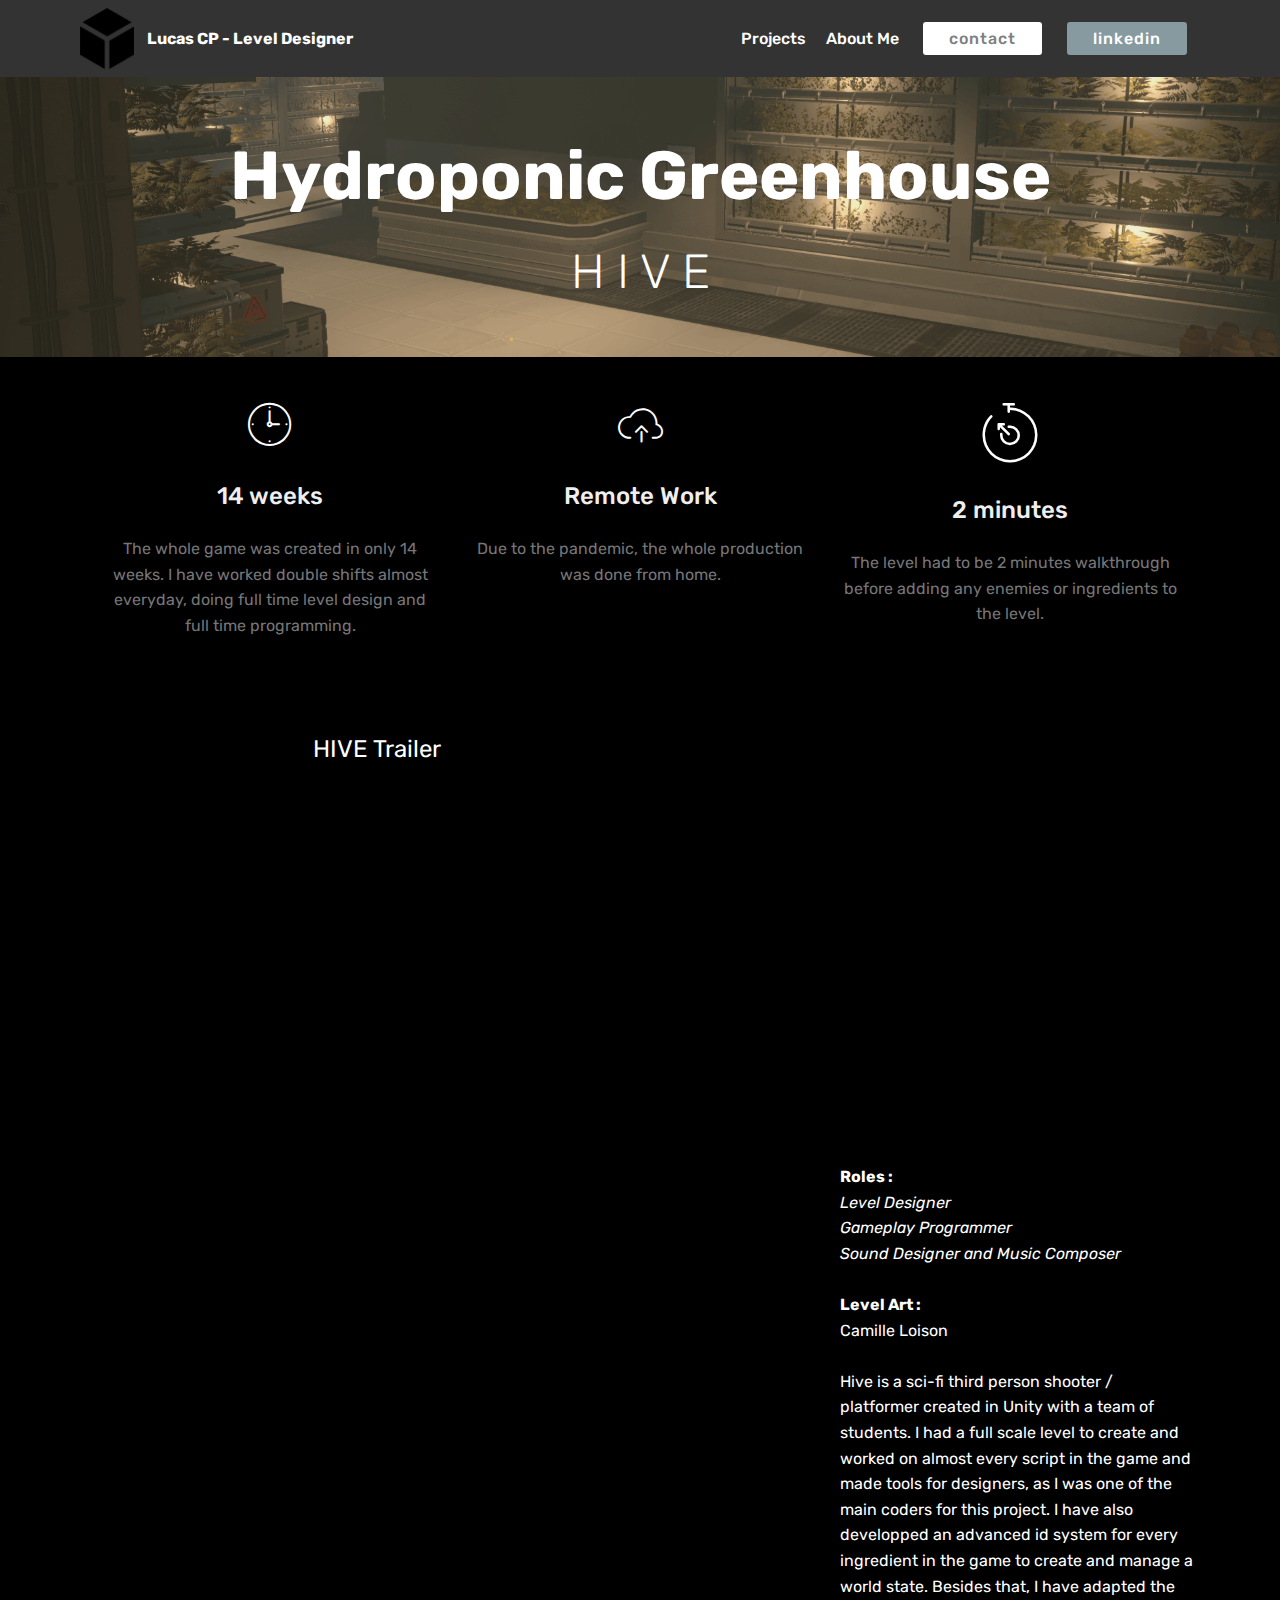
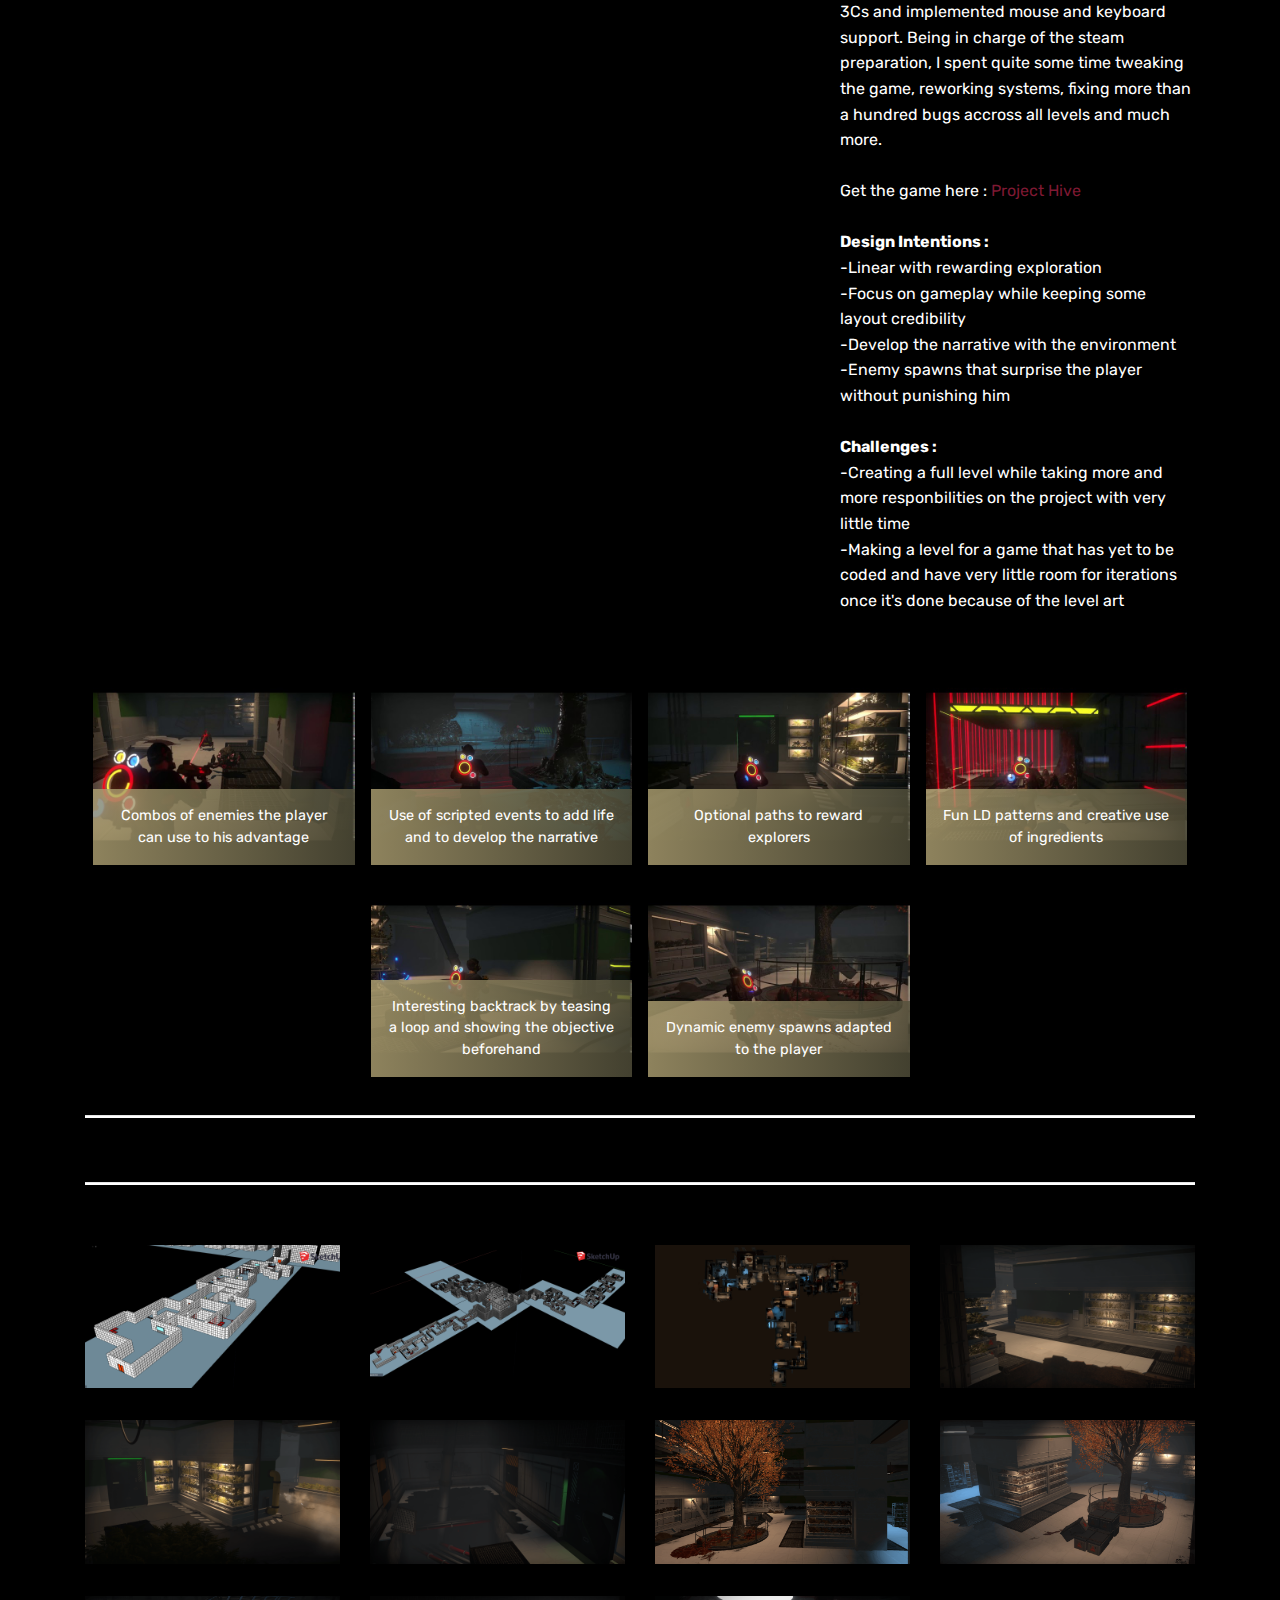
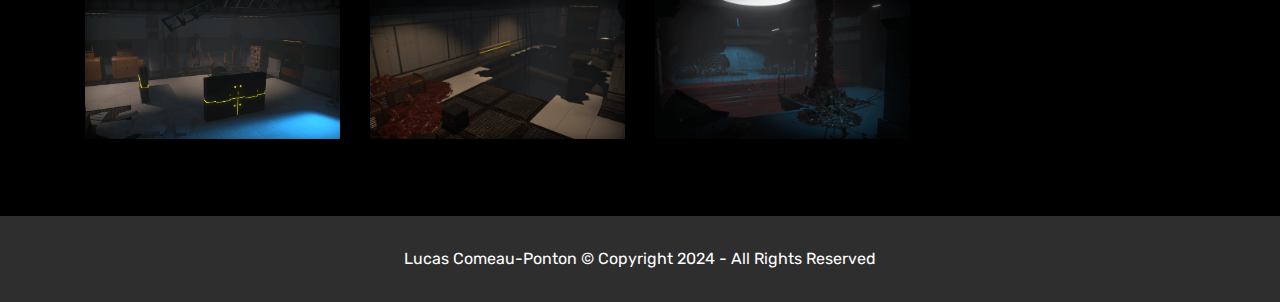
<file: hive.html>
<!DOCTYPE html>
<html  >
<head>
  <!-- Site made with Mobirise Website Builder v4.12.4, https://mobirise.com -->
  <meta charset="UTF-8">
  <meta http-equiv="X-UA-Compatible" content="IE=edge">
  <meta name="generator" content="Mobirise v4.12.4, mobirise.com">
  <meta name="viewport" content="width=device-width, initial-scale=1, minimum-scale=1">
  <link rel="shortcut icon" href="assets/images/cube.png" type="image/x-icon">
  <meta name="description" content="Hive">
  
  
  <title>Hive - Lucas CP Portfolio</title>
  <link rel="stylesheet" href="assets/web/assets/mobirise-icons/mobirise-icons.css">
  <link rel="stylesheet" href="assets/bootstrap/css/bootstrap.min.css">
  <link rel="stylesheet" href="assets/bootstrap/css/bootstrap-grid.min.css">
  <link rel="stylesheet" href="assets/bootstrap/css/bootstrap-reboot.min.css">
  <link rel="stylesheet" href="assets/tether/tether.min.css">
  <link rel="stylesheet" href="assets/dropdown/css/style.css">
  <link rel="stylesheet" href="assets/theme/css/style.css">
  <link rel="stylesheet" href="assets/gallery/style.css">
  <link rel="preload" as="style" href="assets/mobirise/css/mbr-additional.css"><link rel="stylesheet" href="assets/mobirise/css/mbr-additional.css" type="text/css">
  
  
  
</head>
<body>
  <section class="menu cid-rWFnMGT8um" once="menu" id="menu1-29">

    

    <nav class="navbar navbar-expand beta-menu navbar-dropdown align-items-center navbar-fixed-top navbar-toggleable-sm">
        <button class="navbar-toggler navbar-toggler-right" type="button" data-toggle="collapse" data-target="#navbarSupportedContent" aria-controls="navbarSupportedContent" aria-expanded="false" aria-label="Toggle navigation">
            <div class="hamburger">
                <span></span>
                <span></span>
                <span></span>
                <span></span>
            </div>
        </button>
        <div class="menu-logo">
            <div class="navbar-brand">
                <span class="navbar-logo">
                    <a href="index.html">
                         <img src="assets/images/cube-1.png" alt="Mobirise" title="" style="height: 3.8rem;">
                    </a>
                </span>
                <span class="navbar-caption-wrap"><a class="navbar-caption text-white display-4" href="index.html">Lucas CP - Level Designer</a></span>
            </div>
        </div>
        <div class="collapse navbar-collapse" id="navbarSupportedContent">
            <ul class="navbar-nav nav-dropdown" data-app-modern-menu="true"><li class="nav-item">
                    <a class="nav-link link text-white text-primary display-4" href="index.html#header1-8k">
                        Projects</a>
                </li><li class="nav-item"><a class="nav-link link text-white display-4" href="about.html">
                        About Me</a></li></ul>
            <div class="navbar-buttons mbr-section-btn"><a class="btn btn-sm btn-white display-4" href="about.html#form1-16">contact</a> <a class="btn btn-sm btn-warning display-4" href="https://www.linkedin.com/in/lucas-comeau-ponton-0a5110b7/" target="_blank">linkedin</a></div>
        </div>
    </nav>
</section>

<section class="engine"><a href="https://mobirise.info/j">website templates</a></section><section class="header1 cid-rWIlPRq0oL" id="header1-2k">

    

    <div class="mbr-overlay" style="opacity: 0.2; background-color: rgb(177, 163, 116);">
    </div>

    <div class="container">
        <div class="row justify-content-md-center">
            <div class="mbr-white col-md-10">
                <h1 class="mbr-section-title align-center mbr-bold pb-3 mbr-fonts-style display-1">Hydroponic Greenhouse</h1>
                <h3 class="mbr-section-subtitle align-center mbr-light pb-3 mbr-fonts-style display-2">H I V E</h3>
                
                
            </div>
        </div>
    </div>

</section>

<section class="features1 cid-s5vhcumfuU" id="features1-4m">
    
    

    
    <div class="container">
        <div class="media-container-row">

            <div class="card p-3 col-12 col-md-6 col-lg-4">
                <div class="card-img pb-3">
                    <span class="mbr-iconfont mbri-clock" style="color: rgb(255, 255, 255); fill: rgb(255, 255, 255); font-size: 45px;"></span>
                </div>
                <div class="card-box">
                    <h4 class="card-title py-3 mbr-fonts-style display-5">
                        14 weeks</h4>
                    <p class="mbr-text mbr-fonts-style display-7">
                        The whole game was created in only 14 weeks. I have worked double shifts almost everyday, doing full time level design and full time programming.</p>
                </div>
            </div>

            <div class="card p-3 col-12 col-md-6 col-lg-4">
                <div class="card-img pb-3">
                    <span class="mbr-iconfont mbri-upload" style="color: rgb(255, 255, 255); fill: rgb(255, 255, 255); font-size: 45px;"></span>
                </div>
                <div class="card-box">
                    <h4 class="card-title py-3 mbr-fonts-style display-5">
                        Remote Work</h4>
                    <p class="mbr-text mbr-fonts-style display-7">
                        Due to the pandemic, the whole production was done from home.</p>
                </div>
            </div>

            <div class="card p-3 col-12 col-md-6 col-lg-4">
                <div class="card-img pb-3">
                    <span class="mbr-iconfont mbri-timer" style="font-size: 60px; color: rgb(255, 255, 255); fill: rgb(255, 255, 255);"></span>
                </div>
                <div class="card-box">
                    <h4 class="card-title py-3 mbr-fonts-style display-5">
                        2 minutes</h4>
                    <p class="mbr-text mbr-fonts-style display-7">The level had to be 2 minutes walkthrough before adding any enemies or ingredients to the level.</p>
                </div>
            </div>

            

        </div>

    </div>

</section>

<section class="header7 cid-teV0SZyK6j" id="header7-7i">

    

    

    <div class="container">
        <div class="media-container-row">

            <div class="media-content align-right">
                
                <div class="mbr-section-text mbr-white pb-3">
                    <p class="mbr-text mbr-fonts-style display-5">HIVE Trailer</p>
                </div>
                
            </div>

            <div class="mbr-figure" style="width: 200%;"><iframe class="mbr-embedded-video" src="https://www.youtube.com/embed/CL8y93TjJc4?rel=0&amp;amp;showinfo=0&amp;autoplay=0&amp;loop=0" width="1280" height="720" frameborder="0" allowfullscreen></iframe></div>

        </div>
    </div>
</section>

<section class="header7 cid-s5rU5tIUpE" id="header7-4i">

    

    

    <div class="container">
        <div class="media-container-row">

            <div class="media-content align-right">
                
                <div class="mbr-section-text mbr-white pb-3">
                    <p class="mbr-text mbr-fonts-style display-7"><strong>Roles :&nbsp;</strong><br><em>Level Designer<br>Gameplay Programmer<br>Sound Designer and Music Composer</em><br><br><strong>Level Art :</strong> <br>Camille Loison<br><br>Hive is a sci-fi third person shooter / platformer created in Unity with a team of students. I had a full scale level to create and worked on almost every script in the game and made tools for designers, as I was one of the main coders for this project. I have also developped an advanced id system for every ingredient in the game to create and manage a world state. Besides that, I have adapted the 3Cs and implemented mouse and keyboard support. Being in charge of the steam preparation, I spent quite some time tweaking the game, reworking systems, fixing more than a hundred bugs accross all levels and much more.<br><br>Get the game here : <a href="https://store.steampowered.com/app/1454100/Project_Hive/">Project Hive</a><br><br><strong>Design Intentions :</strong><br>-Linear with rewarding exploration<br>-Focus on gameplay while keeping some layout credibility<br>-Develop the narrative with the environment<br>-Enemy spawns that surprise the player without punishing him<br><br><strong>Challenges :
</strong><br>-Creating a full level while taking more and more responbilities on the project with very little time<br>-Making a level for a game that has yet to be coded and have very little room for iterations once it's done because of the level art<br></p>
                </div>
                
            </div>

            <div class="mbr-figure" style="width: 200%;"><iframe class="mbr-embedded-video" src="https://www.youtube.com/embed/YEl7qygwiDA?rel=0&amp;amp;showinfo=0&amp;autoplay=1&amp;loop=0" width="1280" height="720" frameborder="0" allowfullscreen></iframe></div>

        </div>
    </div>
</section>

<section class="mbr-gallery mbr-slider-carousel cid-s5rdEvRB40" id="gallery4-4g">

    

    <div class="container">
        <div><!-- Gallery --><div class="gallery-row"><div class="mbr-gallery-layout-default"><div class="row justify-content-center m-0"><div class="row-first row justify-content-center m-0 col-md-10 p-0 col-lg-3"><div class="mbr-gallery-item false p-2 video-slide" data-video-url="https://youtu.be/UHtfJcrBN3g"><div href="#lb-gallery4-4g" data-slide-to="0" data-toggle="modal"><div></div><img alt="" src="assets/images/mobirise2020621-1936562020-6-3-0-3-56.jpg"><span class="icon-video"></span><span class="mbr-gallery-title mbr-fonts-style display-7">Combos of enemies the player can use to his advantage</span></div></div></div><div class="row-second row justify-content-center m-0 col-md-10 p-0 col-lg-3"><div class="mbr-gallery-item false p-2 video-slide" data-video-url="https://youtu.be/kuZPWlGU0So"><div href="#lb-gallery4-4g" data-slide-to="1" data-toggle="modal"><div></div><img alt="" src="assets/images/mobirise2020621-1936562020-6-2-23-57-47.jpg"><span class="icon-video"></span><span class="mbr-gallery-title mbr-fonts-style display-7">Use of scripted events to add life and to develop the narrative</span></div></div><div class="mbr-gallery-item false p-2 video-slide" data-video-url="https://youtu.be/6VKjVpTVRRc"><div href="#lb-gallery4-4g" data-slide-to="2" data-toggle="modal"><div></div><img alt="" src="assets/images/mobirise2020621-1936562020-6-3-0-50-28.jpg"><span class="icon-video"></span><span class="mbr-gallery-title mbr-fonts-style display-7">Interesting backtrack by teasing a loop and showing the objective beforehand</span></div></div></div><div class="row-third row justify-content-center m-0 col-md-10 p-0 col-lg-3"><div class="mbr-gallery-item false p-2 video-slide" data-video-url="https://youtu.be/uaGwj_iM_PI"><div href="#lb-gallery4-4g" data-slide-to="3" data-toggle="modal"><div></div><img alt="" src="assets/images/mobirise2020621-1936562020-6-2-23-58-18.jpg"><span class="icon-video"></span><span class="mbr-gallery-title mbr-fonts-style display-7">Optional paths to reward explorers</span></div></div><div class="mbr-gallery-item false p-2 video-slide" data-video-url="https://youtu.be/GoKSChLrp4Y"><div href="#lb-gallery4-4g" data-slide-to="4" data-toggle="modal"><div></div><img alt="" src="assets/images/mobirise2020621-1936562020-6-3-0-51-24.jpg"><span class="icon-video"></span><span class="mbr-gallery-title mbr-fonts-style display-7">Dynamic enemy spawns adapted to the player</span></div></div></div><div class="row-fourth row justify-content-center m-0 col-md-10 p-0 col-lg-3"><div class="mbr-gallery-item false p-2 video-slide" data-video-url="https://youtu.be/Tu4T6KyzKxA"><div href="#lb-gallery4-4g" data-slide-to="5" data-toggle="modal"><div></div><img alt="" src="assets/images/mobirise2020621-1936562020-6-2-23-57-59.jpg"><span class="icon-video"></span><span class="mbr-gallery-title mbr-fonts-style display-7">Fun LD patterns and creative use of ingredients</span></div></div></div></div><div class="clearfix"></div></div></div><!-- Lightbox --><div data-app-prevent-settings="" class="mbr-slider modal fade carousel slide" tabindex="-1" data-keyboard="true" data-interval="false" id="lb-gallery4-4g"><div class="modal-dialog"><div class="modal-content"><div class="modal-body"><div class="carousel-inner"><div class="carousel-item video-container"><img src="assets/images/background5.jpg" alt="" title=""></div><div class="carousel-item video-container"><img src="assets/images/background1.jpg" alt="" title=""></div><div class="carousel-item video-container"><img src="assets/images/background4.jpg" alt="" title=""></div><div class="carousel-item video-container"><img src="assets/images/background3.jpg" alt="" title=""></div><div class="carousel-item active video-container"><img src="assets/images/20200313175520-1-1716x965.jpg" alt="" title=""></div><div class="carousel-item video-container"><img src="assets/images/background2.jpg" alt="" title=""></div></div><a class="carousel-control carousel-control-prev" role="button" data-slide="prev" href="#lb-gallery4-4g"><span class="mbri-left mbr-iconfont" aria-hidden="true"></span><span class="sr-only">Previous</span></a><a class="carousel-control carousel-control-next" role="button" data-slide="next" href="#lb-gallery4-4g"><span class="mbri-right mbr-iconfont" aria-hidden="true"></span><span class="sr-only">Next</span></a><a class="close" href="#" role="button" data-dismiss="modal"><span class="sr-only">Close</span></a></div></div></div></div></div>
    </div>

</section>

<section class="mbr-section article content10 cid-rWImETya6p" id="content10-2l">
    
     

    <div class="container">
        <div class="inner-container" style="width: 100%;">
            <hr class="line" style="width: 100%;">
            <div class="section-text align-center mbr-white mbr-fonts-style display-7"></div>
            <hr class="line" style="width: 100%;">
        </div>
    </div>
</section>

<section class="mbr-gallery gallery5 cid-s5rCxWdyBM" id="gallery5-4h">

    

    

    <div class="container">
        
        
        <div class="row mbr-gallery" data-toggle="modal" data-target="#u55WUYjxKw">
            <div class="col-sm-6 col-md-4 col-lg-3 item gallery-image">
                <div class="item-wrapper">
                    <img class="w-100" src="assets/images/hive-sk2-2560x1440.png" alt="" data-slide-to="0" title="" data-target="#u55WUYjCNK">
                </div>
            </div><div class="col-sm-6 col-md-4 col-lg-3 item gallery-image">
                <div class="item-wrapper">
                    <img class="w-100" src="assets/images/hive-sk-2560x1440.png" alt="" data-slide-to="1" title="" data-target="#u55WUYjCNK">
                </div>
            </div><div class="col-sm-6 col-md-4 col-lg-3 item gallery-image">
                <div class="item-wrapper">
                    <img class="w-100" src="assets/images/hive-layout-2560x1440.png" alt="" data-slide-to="2" title="" data-target="#u55WUYjCNK">
                </div>
            </div><div class="col-sm-6 col-md-4 col-lg-3 item gallery-image">
                <div class="item-wrapper">
                    <img class="w-100" src="assets/images/hive-ss-2560x1440.png" alt="" data-slide-to="3" title="" data-target="#u55WUYjCNK">
                </div>
            </div><div class="col-sm-6 col-md-4 col-lg-3 item gallery-image">
                <div class="item-wrapper">
                    <img class="w-100" src="assets/images/hive-ss2-2560x1440.png" alt="" data-slide-to="4" title="" data-target="#u55WUYjCNK">
                </div>
            </div><div class="col-sm-6 col-md-4 col-lg-3 item gallery-image">
                <div class="item-wrapper">
                    <img class="w-100" src="assets/images/hive-ss3-2560x1440.png" alt="" data-slide-to="5" title="" data-target="#u55WUYjCNK">
                </div>
            </div><div class="col-sm-6 col-md-4 col-lg-3 item gallery-image">
                <div class="item-wrapper">
                    <img class="w-100" src="assets/images/screenshot-editor-1716x966.png" alt="" data-slide-to="6" title="" data-target="#u55WUYjCNK">
                </div>
            </div><div class="col-sm-6 col-md-4 col-lg-3 item gallery-image">
                <div class="item-wrapper">
                    <img class="w-100" src="assets/images/hive-ss4-1716x965.png" alt="" data-slide-to="7" title="" data-target="#u55WUYjCNK">
                </div>
            </div><div class="col-sm-6 col-md-4 col-lg-3 item gallery-image">
                <div class="item-wrapper">
                    <img class="w-100" src="assets/images/hive-ss5-1716x965.png" alt="" data-slide-to="8" title="" data-target="#u55WUYjCNK">
                </div>
            </div><div class="col-sm-6 col-md-4 col-lg-3 item gallery-image">
                <div class="item-wrapper">
                    <img class="w-100" src="assets/images/hive-ss6-2560x1440.png" alt="" data-slide-to="9" title="" data-target="#u55WUYjCNK">
                </div>
            </div><div class="col-sm-6 col-md-4 col-lg-3 item gallery-image">
                <div class="item-wrapper">
                    <img class="w-100" src="assets/images/hive-end-2560x1440.png" alt="" data-slide-to="10" title="" data-target="#u55WUYjCNK">
                </div>
            </div>
            
            
            
        </div>

        <div class="modal mbr-slider fade" tabindex="-1" role="dialog" aria-hidden="true" id="u55WUYjxKw">
            <div class="modal-dialog" role="document">
                <div class="modal-content">
                    <div class="modal-body">
                        <div class="carousel slide" data-ride="carousel" id="u55WUYjCNK">
                            <div class="carousel-inner">
                                <div class="carousel-item active">
                                    <img class="d-block w-100" src="assets/images/hive-sk2-2560x1440.png" alt="">
                                </div><div class="carousel-item">
                                    <img class="d-block w-100" src="assets/images/hive-sk-2560x1440.png" alt="">
                                </div><div class="carousel-item">
                                    <img class="d-block w-100" src="assets/images/hive-layout-2560x1440.png" alt="">
                                </div><div class="carousel-item">
                                    <img class="d-block w-100" src="assets/images/hive-ss-2560x1440.png" alt="">
                                </div><div class="carousel-item">
                                    <img class="d-block w-100" src="assets/images/hive-ss2-2560x1440.png" alt="">
                                </div><div class="carousel-item">
                                    <img class="d-block w-100" src="assets/images/hive-ss3-2560x1440.png" alt="">
                                </div><div class="carousel-item">
                                    <img class="d-block w-100" src="assets/images/screenshot-editor-1716x966.png" alt="">
                                </div><div class="carousel-item">
                                    <img class="d-block w-100" src="assets/images/hive-ss4-1716x965.png" alt="">
                                </div><div class="carousel-item">
                                    <img class="d-block w-100" src="assets/images/hive-ss5-1716x965.png" alt="">
                                </div><div class="carousel-item">
                                    <img class="d-block w-100" src="assets/images/hive-ss6-2560x1440.png" alt="">
                                </div><div class="carousel-item">
                                    <img class="d-block w-100" src="assets/images/hive-end-2560x1440.png" alt="">
                                </div>
                                
                                
                                
                            </div>
                            <ol class="carousel-indicators">
                                <li data-slide-to="0" class="active" data-target="#u55WUYjCNK"></li><li data-slide-to="1" class="active" data-target="#u55WUYjCNK"></li><li data-slide-to="2" class="active" data-target="#u55WUYjCNK"></li><li data-slide-to="3" class="active" data-target="#u55WUYjCNK"></li><li data-slide-to="4" class="active" data-target="#u55WUYjCNK"></li><li data-slide-to="5" class="active" data-target="#u55WUYjCNK"></li><li data-slide-to="6" class="active" data-target="#u55WUYjCNK"></li><li data-slide-to="7" class="active" data-target="#u55WUYjCNK"></li><li data-slide-to="8" class="active" data-target="#u55WUYjCNK"></li><li data-slide-to="9" class="active" data-target="#u55WUYjCNK"></li><li data-slide-to="10" class="active" data-target="#u55WUYjCNK"></li>
                                
                                
                                
                            </ol>
                            <a role="button" href="" class="close" data-dismiss="modal" aria-label="Close">
                            </a>
                            <a class="carousel-control-prev carousel-control" role="button" data-slide="prev" href="#u55WUYjCNK">
                                <span class="mbri-left mbr-iconfont" aria-hidden="true"></span>
                                <span class="sr-only">Previous</span>
                            </a>
                            <a class="carousel-control-next carousel-control" role="button" data-slide="next" href="#u55WUYjCNK">
                                <span class="mbri-right mbr-iconfont" aria-hidden="true"></span>
                                <span class="sr-only">Next</span>
                            </a>
                        </div>
                    </div>
                </div>
            </div>
        </div>
    </div>
</section>

<section once="footers" class="cid-s5x1J3erBh" id="footer6-5a">

    

    

    <div class="container">
        <div class="media-container-row align-center mbr-white">
            <div class="col-12">
                <p class="mbr-text mb-0 mbr-fonts-style display-7">
                     Lucas Comeau-Ponton © Copyright 2024 - All Rights Reserved
                </p>
            </div>
        </div>
    </div>
</section>


  <script src="assets/web/assets/jquery/jquery.min.js"></script>
  <script src="assets/popper/popper.min.js"></script>
  <script src="assets/bootstrap/js/bootstrap.min.js"></script>
  <script src="assets/tether/tether.min.js"></script>
  <script src="assets/smoothscroll/smooth-scroll.js"></script>
  <script src="assets/masonry/masonry.pkgd.min.js"></script>
  <script src="assets/imagesloaded/imagesloaded.pkgd.min.js"></script>
  <script src="assets/bootstrapcarouselswipe/bootstrap-carousel-swipe.js"></script>
  <script src="assets/touchswipe/jquery.touch-swipe.min.js"></script>
  <script src="assets/vimeoplayer/jquery.mb.vimeo_player.js"></script>
  <script src="assets/dropdown/js/nav-dropdown.js"></script>
  <script src="assets/dropdown/js/navbar-dropdown.js"></script>
  <script src="assets/theme/js/script.js"></script>
  <script src="assets/slidervideo/script.js"></script>
  <script src="assets/gallery/player.min.js"></script>
  <script src="assets/gallery/script.js"></script>
  
  
</body>
</html>
</file>
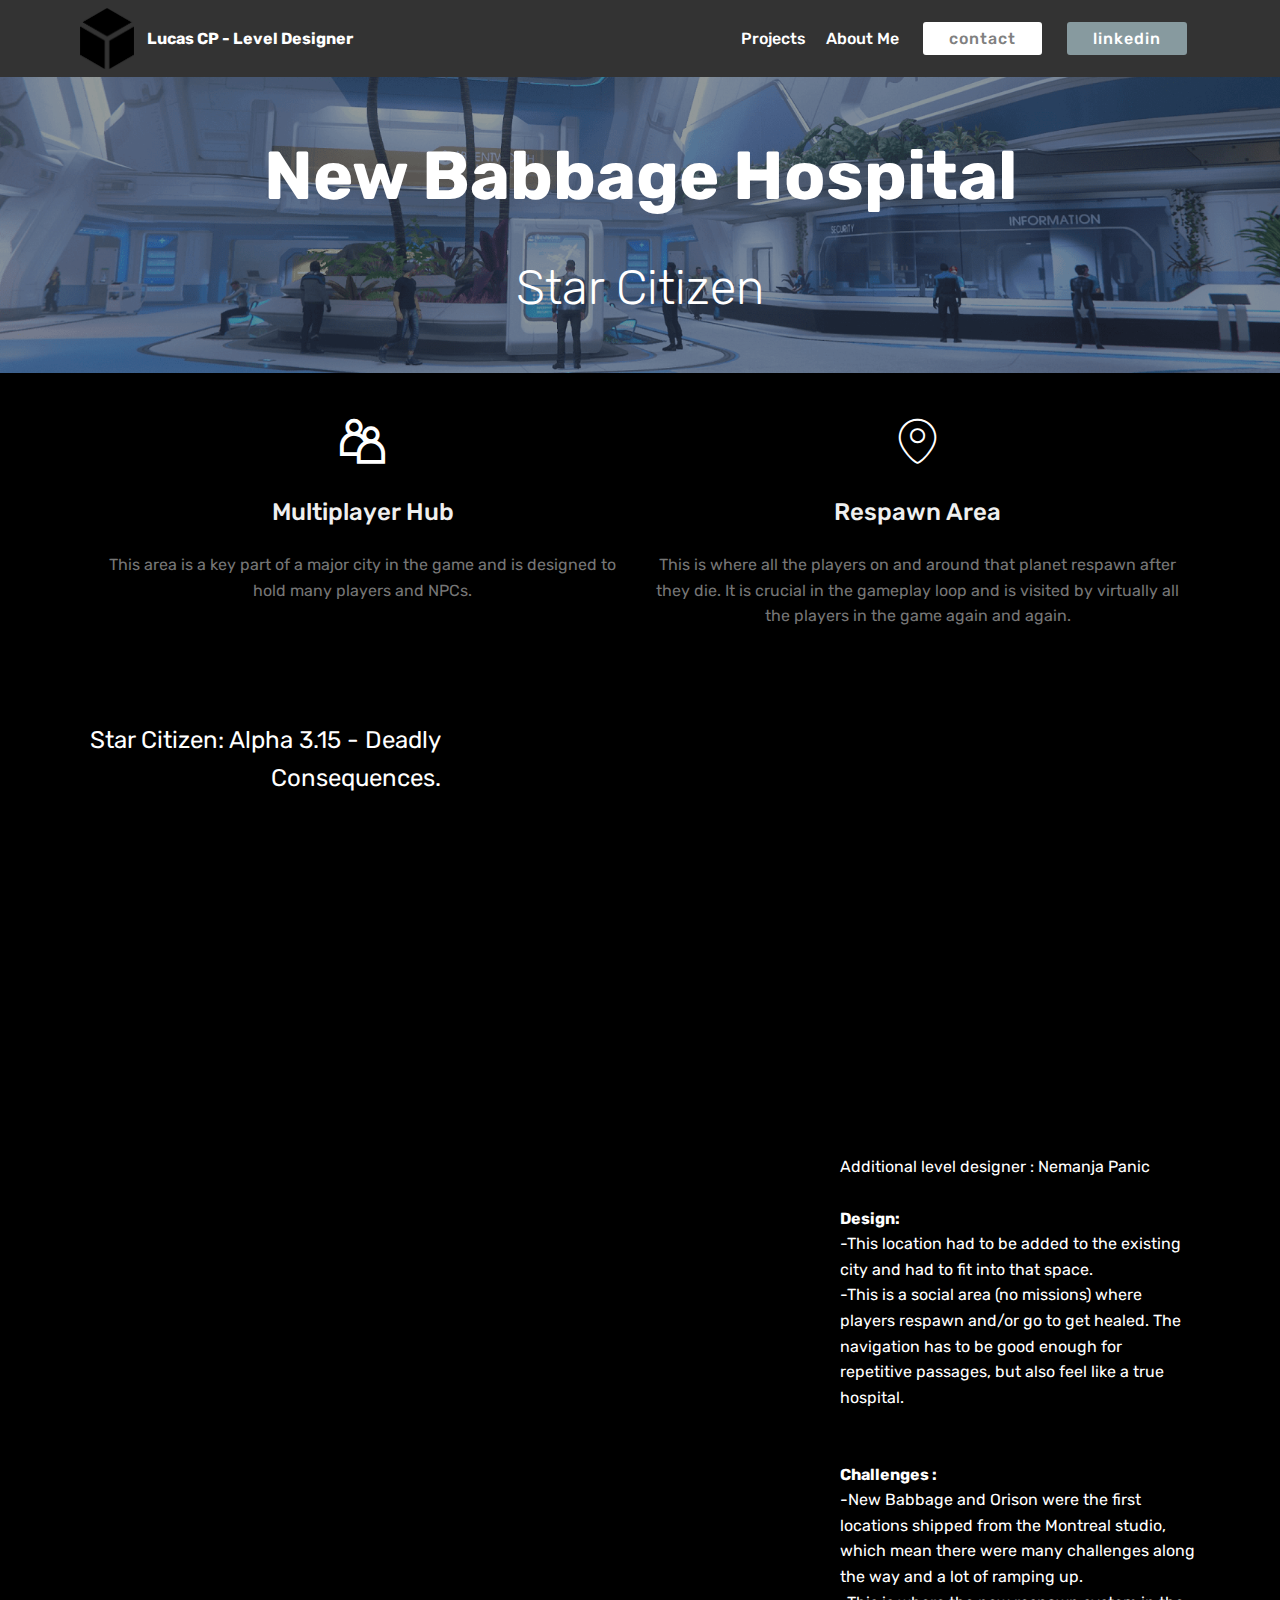
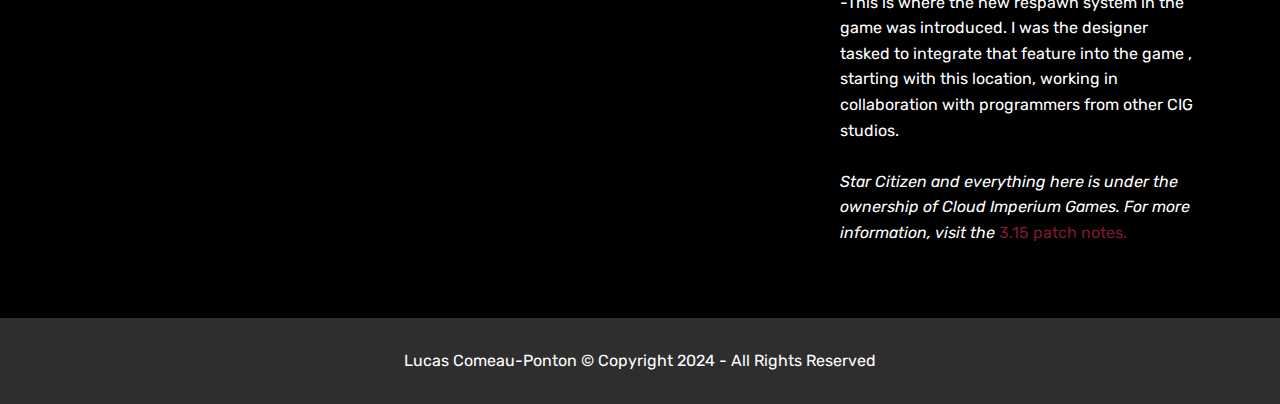
<file: newbabbage-hospital.html>
<!DOCTYPE html>
<html  >
<head>
  <!-- Site made with Mobirise Website Builder v4.12.4, https://mobirise.com -->
  <meta charset="UTF-8">
  <meta http-equiv="X-UA-Compatible" content="IE=edge">
  <meta name="generator" content="Mobirise v4.12.4, mobirise.com">
  <meta name="viewport" content="width=device-width, initial-scale=1, minimum-scale=1">
  <link rel="shortcut icon" href="assets/images/cube.png" type="image/x-icon">
  <meta name="description" content="Star Citizen">
  
  
  <title>New Babbage Hospital - Lucas CP Portfolio</title>
  <link rel="stylesheet" href="assets/web/assets/mobirise-icons/mobirise-icons.css">
  <link rel="stylesheet" href="assets/web/assets/mobirise-icons2/mobirise2.css">
  <link rel="stylesheet" href="assets/bootstrap/css/bootstrap.min.css">
  <link rel="stylesheet" href="assets/bootstrap/css/bootstrap-grid.min.css">
  <link rel="stylesheet" href="assets/bootstrap/css/bootstrap-reboot.min.css">
  <link rel="stylesheet" href="assets/tether/tether.min.css">
  <link rel="stylesheet" href="assets/dropdown/css/style.css">
  <link rel="stylesheet" href="assets/theme/css/style.css">
  <link rel="preload" as="style" href="assets/mobirise/css/mbr-additional.css"><link rel="stylesheet" href="assets/mobirise/css/mbr-additional.css" type="text/css">
  
  
  
</head>
<body>
  <section class="menu cid-t8Tlg4vf2T" once="menu" id="menu1-6y">

    

    <nav class="navbar navbar-expand beta-menu navbar-dropdown align-items-center navbar-fixed-top navbar-toggleable-sm">
        <button class="navbar-toggler navbar-toggler-right" type="button" data-toggle="collapse" data-target="#navbarSupportedContent" aria-controls="navbarSupportedContent" aria-expanded="false" aria-label="Toggle navigation">
            <div class="hamburger">
                <span></span>
                <span></span>
                <span></span>
                <span></span>
            </div>
        </button>
        <div class="menu-logo">
            <div class="navbar-brand">
                <span class="navbar-logo">
                    <a href="index.html">
                         <img src="assets/images/cube-1.png" alt="Mobirise" title="" style="height: 3.8rem;">
                    </a>
                </span>
                <span class="navbar-caption-wrap"><a class="navbar-caption text-white display-4" href="index.html">Lucas CP - Level Designer</a></span>
            </div>
        </div>
        <div class="collapse navbar-collapse" id="navbarSupportedContent">
            <ul class="navbar-nav nav-dropdown" data-app-modern-menu="true"><li class="nav-item">
                    <a class="nav-link link text-white text-primary display-4" href="index.html#header1-8k">
                        Projects</a>
                </li><li class="nav-item"><a class="nav-link link text-white display-4" href="about.html">
                        About Me</a></li></ul>
            <div class="navbar-buttons mbr-section-btn"><a class="btn btn-sm btn-white display-4" href="about.html#form1-16">contact</a> <a class="btn btn-sm btn-warning display-4" href="https://www.linkedin.com/in/lucas-comeau-ponton-0a5110b7/" target="_blank">linkedin</a></div>
        </div>
    </nav>
</section>

<section class="engine"><a href="https://mobirise.info/m">free website design templates</a></section><section class="header1 cid-t8Tlg2QeZ7" id="header1-6u">

    

    <div class="mbr-overlay" style="opacity: 0.4; background-color: rgb(0, 0, 0);">
    </div>

    <div class="container">
        <div class="row justify-content-md-center">
            <div class="mbr-white col-md-10">
                <h1 class="mbr-section-title align-center mbr-bold pb-3 mbr-fonts-style display-1"><p>New Babbage Hospital</p></h1>
                <h3 class="mbr-section-subtitle align-center mbr-light pb-3 mbr-fonts-style display-2">Star Citizen</h3>
                
                
            </div>
        </div>
    </div>

</section>

<section class="features1 cid-t8Tlg3bzey" id="features1-6v">
    
    

    
    <div class="container">
        <div class="media-container-row">

            <div class="card p-3 col-12 col-md-6">
                <div class="card-img pb-3">
                    <span class="mbr-iconfont mobi-mbri-users mobi-mbri" style="color: rgb(255, 255, 255); fill: rgb(255, 255, 255); font-size: 45px;"></span>
                </div>
                <div class="card-box">
                    <h4 class="card-title py-3 mbr-fonts-style display-5">Multiplayer Hub</h4>
                    <p class="mbr-text mbr-fonts-style display-7">This area is a key part of a major city in the game and is designed to hold many players and NPCs.</p>
                </div>
            </div>

            <div class="card p-3 col-12 col-md-6">
                <div class="card-img pb-3">
                    <span class="mbr-iconfont mbri-pin" style="color: rgb(255, 255, 255); fill: rgb(255, 255, 255); font-size: 45px;"></span>
                </div>
                <div class="card-box">
                    <h4 class="card-title py-3 mbr-fonts-style display-5">
                        Respawn Area</h4>
                    <p class="mbr-text mbr-fonts-style display-7">This is where all the players on and around that planet respawn after they die. It is crucial in the gameplay loop and is visited by virtually all the players in the game again and again.</p>
                </div>
            </div>

            

            

        </div>

    </div>

</section>

<section class="header7 cid-teJmGVBUJI" id="header7-7f">

    

    

    <div class="container">
        <div class="media-container-row">

            <div class="media-content align-right">
                
                <div class="mbr-section-text mbr-white pb-3">
                    <p class="mbr-text mbr-fonts-style display-5">
                        Star Citizen: Alpha 3.15 - Deadly Consequences.
                    </p>
                </div>
                
            </div>

            <div class="mbr-figure" style="width: 200%;"><iframe class="mbr-embedded-video" src="https://www.youtube.com/embed/EgcKJpV8XhM?rel=0&amp;amp;showinfo=0&amp;autoplay=1&amp;loop=0" width="1280" height="720" frameborder="0" allowfullscreen></iframe></div>

        </div>
    </div>
</section>

<section class="header7 cid-t8Tlg3RDGr" id="header7-6w">

    

    

    <div class="container">
        <div class="media-container-row">

            <div class="media-content align-right">
                
                <div class="mbr-section-text mbr-white pb-3">
                    <p class="mbr-text mbr-fonts-style display-7">Additional level designer : Nemanja Panic<br><br><strong>Design:</strong><br>-This location had to be added to the existing city and had to fit into that space.<br>-This is a social area (no missions) where players respawn and/or go to get healed. The navigation has to be good enough for repetitive passages, but also feel like a true hospital.<br><br><br><strong>Challenges :
</strong><br>-New Babbage and Orison were the first locations shipped from the Montreal studio, which mean there were many challenges along the way and a lot of ramping up.<br>-This is where the new respawn system in the game was introduced. I was the designer tasked to integrate that feature into the game , starting with this location, working in collaboration with programmers from other CIG studios.<br><br><em>Star Citizen and everything here is under the ownership of Cloud Imperium Games. For more information, visit the <a href="https://robertsspaceindustries.com/comm-link//18400-Star-Citizen-Alpha-3150" class="text-primary">3.15 patch notes.</a></em><br><br></p>
                </div>
                
            </div>

            <div class="mbr-figure" style="width: 200%;"><iframe class="mbr-embedded-video" src="https://www.youtube.com/embed/ETV5CMAgANg?rel=0&amp;amp;showinfo=0&amp;autoplay=0&amp;loop=0" width="1280" height="720" frameborder="0" allowfullscreen></iframe></div>

        </div>
    </div>
</section>

<section once="footers" class="cid-t8Tlg5zYOz" id="footer6-70">

    

    

    <div class="container">
        <div class="media-container-row align-center mbr-white">
            <div class="col-12">
                <p class="mbr-text mb-0 mbr-fonts-style display-7">
                     Lucas Comeau-Ponton © Copyright 2024 - All Rights Reserved
                </p>
            </div>
        </div>
    </div>
</section>


  <script src="assets/web/assets/jquery/jquery.min.js"></script>
  <script src="assets/popper/popper.min.js"></script>
  <script src="assets/bootstrap/js/bootstrap.min.js"></script>
  <script src="assets/tether/tether.min.js"></script>
  <script src="assets/smoothscroll/smooth-scroll.js"></script>
  <script src="assets/dropdown/js/nav-dropdown.js"></script>
  <script src="assets/dropdown/js/navbar-dropdown.js"></script>
  <script src="assets/touchswipe/jquery.touch-swipe.min.js"></script>
  <script src="assets/theme/js/script.js"></script>
  
  
</body>
</html>
</file>
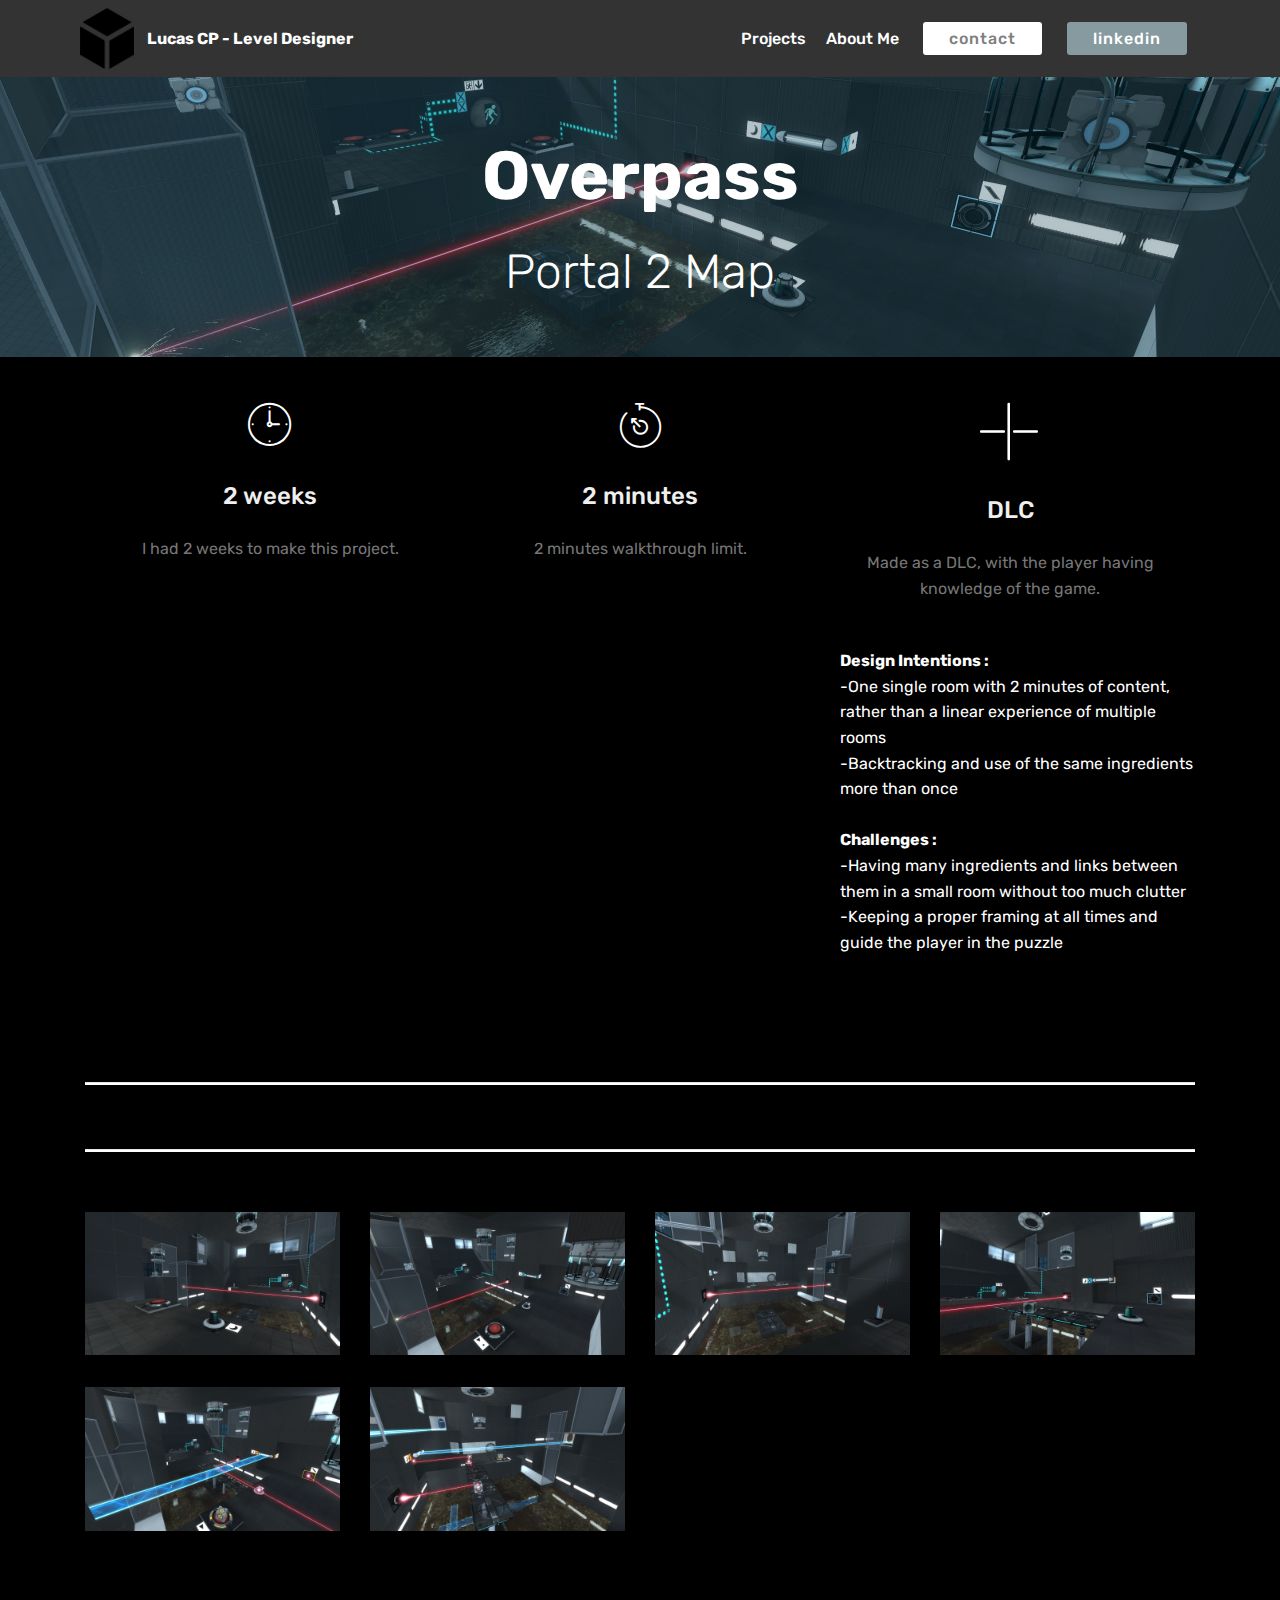
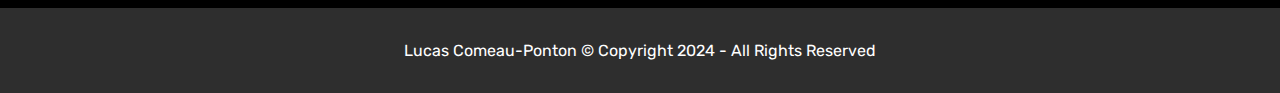
<file: overpass.html>
<!DOCTYPE html>
<html  >
<head>
  <!-- Site made with Mobirise Website Builder v4.12.4, https://mobirise.com -->
  <meta charset="UTF-8">
  <meta http-equiv="X-UA-Compatible" content="IE=edge">
  <meta name="generator" content="Mobirise v4.12.4, mobirise.com">
  <meta name="viewport" content="width=device-width, initial-scale=1, minimum-scale=1">
  <link rel="shortcut icon" href="assets/images/cube.png" type="image/x-icon">
  <meta name="description" content="Portal 2 Map">
  
  
  <title>Overpass - Lucas CP Portfolio</title>
  <link rel="stylesheet" href="assets/web/assets/mobirise-icons/mobirise-icons.css">
  <link rel="stylesheet" href="assets/bootstrap/css/bootstrap.min.css">
  <link rel="stylesheet" href="assets/bootstrap/css/bootstrap-grid.min.css">
  <link rel="stylesheet" href="assets/bootstrap/css/bootstrap-reboot.min.css">
  <link rel="stylesheet" href="assets/tether/tether.min.css">
  <link rel="stylesheet" href="assets/dropdown/css/style.css">
  <link rel="stylesheet" href="assets/theme/css/style.css">
  <link rel="preload" as="style" href="assets/mobirise/css/mbr-additional.css"><link rel="stylesheet" href="assets/mobirise/css/mbr-additional.css" type="text/css">
  
  
  
</head>
<body>
  <section class="menu cid-rWKom9wdD3" once="menu" id="menu1-2q">

    

    <nav class="navbar navbar-expand beta-menu navbar-dropdown align-items-center navbar-fixed-top navbar-toggleable-sm">
        <button class="navbar-toggler navbar-toggler-right" type="button" data-toggle="collapse" data-target="#navbarSupportedContent" aria-controls="navbarSupportedContent" aria-expanded="false" aria-label="Toggle navigation">
            <div class="hamburger">
                <span></span>
                <span></span>
                <span></span>
                <span></span>
            </div>
        </button>
        <div class="menu-logo">
            <div class="navbar-brand">
                <span class="navbar-logo">
                    <a href="index.html">
                         <img src="assets/images/cube-1.png" alt="Mobirise" title="" style="height: 3.8rem;">
                    </a>
                </span>
                <span class="navbar-caption-wrap"><a class="navbar-caption text-white display-4" href="index.html">Lucas CP - Level Designer</a></span>
            </div>
        </div>
        <div class="collapse navbar-collapse" id="navbarSupportedContent">
            <ul class="navbar-nav nav-dropdown" data-app-modern-menu="true"><li class="nav-item">
                    <a class="nav-link link text-white text-primary display-4" href="index.html#header1-8k">
                        Projects</a>
                </li><li class="nav-item"><a class="nav-link link text-white display-4" href="about.html">
                        About Me</a></li></ul>
            <div class="navbar-buttons mbr-section-btn"><a class="btn btn-sm btn-white display-4" href="about.html#form1-16">contact</a> <a class="btn btn-sm btn-warning display-4" href="https://www.linkedin.com/in/lucas-comeau-ponton-0a5110b7/" target="_blank">linkedin</a></div>
        </div>
    </nav>
</section>

<section class="engine"><a href="https://mobirise.info/p">website templates free download</a></section><section class="header1 cid-rWKom8aF1z" id="header1-2o">

    

    <div class="mbr-overlay" style="opacity: 0.3; background-color: rgb(7, 59, 76);">
    </div>

    <div class="container">
        <div class="row justify-content-md-center">
            <div class="mbr-white col-md-10">
                <h1 class="mbr-section-title align-center mbr-bold pb-3 mbr-fonts-style display-1">Overpass</h1>
                <h3 class="mbr-section-subtitle align-center mbr-light pb-3 mbr-fonts-style display-2">Portal 2 Map</h3>
                
                
            </div>
        </div>
    </div>

</section>

<section class="features1 cid-s5x1oR26lH" id="features1-55">
    
    

    
    <div class="container">
        <div class="media-container-row">

            <div class="card p-3 col-12 col-md-6 col-lg-4">
                <div class="card-img pb-3">
                    <span class="mbr-iconfont mbri-clock" style="color: rgb(255, 255, 255); fill: rgb(255, 255, 255); font-size: 45px;"></span>
                </div>
                <div class="card-box">
                    <h4 class="card-title py-3 mbr-fonts-style display-5">
                        2 weeks</h4>
                    <p class="mbr-text mbr-fonts-style display-7">
                        I had 2 weeks to make this project.</p>
                </div>
            </div>

            <div class="card p-3 col-12 col-md-6 col-lg-4">
                <div class="card-img pb-3">
                    <span class="mbr-iconfont mbri-timer" style="color: rgb(255, 255, 255); fill: rgb(255, 255, 255); font-size: 45px;"></span>
                </div>
                <div class="card-box">
                    <h4 class="card-title py-3 mbr-fonts-style display-5">
                        2 minutes</h4>
                    <p class="mbr-text mbr-fonts-style display-7">
                        2 minutes walkthrough limit.</p>
                </div>
            </div>

            <div class="card p-3 col-12 col-md-6 col-lg-4">
                <div class="card-img pb-3">
                    <span class="mbr-iconfont mbri-plus" style="font-size: 60px; color: rgb(255, 255, 255); fill: rgb(255, 255, 255);"></span>
                </div>
                <div class="card-box">
                    <h4 class="card-title py-3 mbr-fonts-style display-5">
                        DLC</h4>
                    <p class="mbr-text mbr-fonts-style display-7">
                        Made as a DLC, with the player having knowledge of the game.</p>
                </div>
            </div>

            

        </div>

    </div>

</section>

<section class="header7 cid-s5x77Nc59F" id="header7-5d">

    

    

    <div class="container">
        <div class="media-container-row">

            <div class="media-content align-right">
                
                <div class="mbr-section-text mbr-white pb-3">
                    <p class="mbr-text mbr-fonts-style display-7"><strong>Design Intentions : 
</strong><br>-One single room with 2 minutes of content, rather than a linear experience of multiple rooms<br>-Backtracking and use of the same ingredients more than once<br>
<br><strong>Challenges : 
</strong><br>-Having many ingredients and links between them in a small room without too much clutter<br>-Keeping a proper framing at all times and guide the player in the puzzle</p>
                </div>
                
            </div>

            <div class="mbr-figure" style="width: 200%;"><iframe class="mbr-embedded-video" src="https://www.youtube.com/embed/8nnze9Itb3I?rel=0&amp;amp;showinfo=0&amp;autoplay=1&amp;loop=0" width="1280" height="720" frameborder="0" allowfullscreen></iframe></div>

        </div>
    </div>
</section>

<section class="mbr-section article content10 cid-rWKoma2TEK" id="content10-2r">
    
     

    <div class="container">
        <div class="inner-container" style="width: 100%;">
            <hr class="line" style="width: 100%;">
            <div class="section-text align-center mbr-white mbr-fonts-style display-7"></div>
            <hr class="line" style="width: 100%;">
        </div>
    </div>
</section>

<section class="mbr-gallery gallery5 cid-rWKomanskW" id="gallery5-2s">

    

    

    <div class="container">
        
        
        <div class="row mbr-gallery" data-toggle="modal" data-target="#u55WUM89ee">
            <div class="col-sm-6 col-md-4 col-lg-3 item gallery-image">
                <div class="item-wrapper">
                    <img class="w-100" src="assets/images/20200418221426-1.jpg" alt="" data-slide-to="0" title="" data-target="#u55WUM8Nj2">
                </div>
            </div><div class="col-sm-6 col-md-4 col-lg-3 item gallery-image">
                <div class="item-wrapper">
                    <img class="w-100" src="assets/images/20200418221444-1.jpg" alt="" data-slide-to="1" title="" data-target="#u55WUM8Nj2">
                </div>
            </div><div class="col-sm-6 col-md-4 col-lg-3 item gallery-image">
                <div class="item-wrapper">
                    <img class="w-100" src="assets/images/20200418221516-1.jpg" alt="" data-slide-to="2" title="" data-target="#u55WUM8Nj2">
                </div>
            </div>
            <div class="col-sm-6 col-md-4 col-lg-3 item gallery-image">
                <div class="item-wrapper">
                    <img class="w-100" src="assets/images/20200418222148-1.jpg" alt="" data-slide-to="3" title="" data-target="#u55WUM8Nj2">
                </div>
            </div><div class="col-sm-6 col-md-4 col-lg-3 item gallery-image">
                <div class="item-wrapper">
                    <img class="w-100" src="assets/images/20200418221806-1.jpg" alt="" data-slide-to="4" title="" data-target="#u55WUM8Nj2">
                </div>
            </div><div class="col-sm-6 col-md-4 col-lg-3 item gallery-image">
                <div class="item-wrapper">
                    <img class="w-100" src="assets/images/20200418221842-1.jpg" alt="" data-slide-to="5" title="" data-target="#u55WUM8Nj2">
                </div>
            </div>
            
            
        </div>

        <div class="modal mbr-slider fade" tabindex="-1" role="dialog" aria-hidden="true" id="u55WUM89ee">
            <div class="modal-dialog" role="document">
                <div class="modal-content">
                    <div class="modal-body">
                        <div class="carousel slide" data-ride="carousel" id="u55WUM8Nj2">
                            <div class="carousel-inner">
                                <div class="carousel-item active">
                                    <img class="d-block w-100" src="assets/images/20200418221426-1.jpg" alt="">
                                </div><div class="carousel-item">
                                    <img class="d-block w-100" src="assets/images/20200418221444-1.jpg" alt="">
                                </div><div class="carousel-item">
                                    <img class="d-block w-100" src="assets/images/20200418221516-1.jpg" alt="">
                                </div>
                                <div class="carousel-item">
                                    <img class="d-block w-100" src="assets/images/20200418222148-1.jpg" alt="">
                                </div><div class="carousel-item">
                                    <img class="d-block w-100" src="assets/images/20200418221806-1.jpg" alt="">
                                </div><div class="carousel-item">
                                    <img class="d-block w-100" src="assets/images/20200418221842-1.jpg" alt="">
                                </div>
                                
                                
                            </div>
                            <ol class="carousel-indicators">
                                <li data-slide-to="0" class="active" data-target="#u55WUM8Nj2"></li>
                                <li data-slide-to="1" data-target="#u55WUM8Nj2"></li>
                                <li data-slide-to="2" data-target="#u55WUM8Nj2"></li>
                                <li data-slide-to="3" data-target="#u55WUM8Nj2"></li><li data-slide-to="4" data-target="#u55WUM8Nj2"></li><li data-slide-to="5" data-target="#u55WUM8Nj2"></li>
                            </ol>
                            <a role="button" href="" class="close" data-dismiss="modal" aria-label="Close">
                            </a>
                            <a class="carousel-control-prev carousel-control" role="button" data-slide="prev" href="#u55WUM8Nj2">
                                <span class="mbri-left mbr-iconfont" aria-hidden="true"></span>
                                <span class="sr-only">Previous</span>
                            </a>
                            <a class="carousel-control-next carousel-control" role="button" data-slide="next" href="#u55WUM8Nj2">
                                <span class="mbri-right mbr-iconfont" aria-hidden="true"></span>
                                <span class="sr-only">Next</span>
                            </a>
                        </div>
                    </div>
                </div>
            </div>
        </div>
    </div>
</section>

<section once="footers" class="cid-s5x1J3erBh" id="footer6-5a">

    

    

    <div class="container">
        <div class="media-container-row align-center mbr-white">
            <div class="col-12">
                <p class="mbr-text mb-0 mbr-fonts-style display-7">
                     Lucas Comeau-Ponton © Copyright 2024 - All Rights Reserved
                </p>
            </div>
        </div>
    </div>
</section>


  <script src="assets/web/assets/jquery/jquery.min.js"></script>
  <script src="assets/popper/popper.min.js"></script>
  <script src="assets/bootstrap/js/bootstrap.min.js"></script>
  <script src="assets/tether/tether.min.js"></script>
  <script src="assets/smoothscroll/smooth-scroll.js"></script>
  <script src="assets/dropdown/js/nav-dropdown.js"></script>
  <script src="assets/dropdown/js/navbar-dropdown.js"></script>
  <script src="assets/touchswipe/jquery.touch-swipe.min.js"></script>
  <script src="assets/theme/js/script.js"></script>
  
  
</body>
</html>
</file>
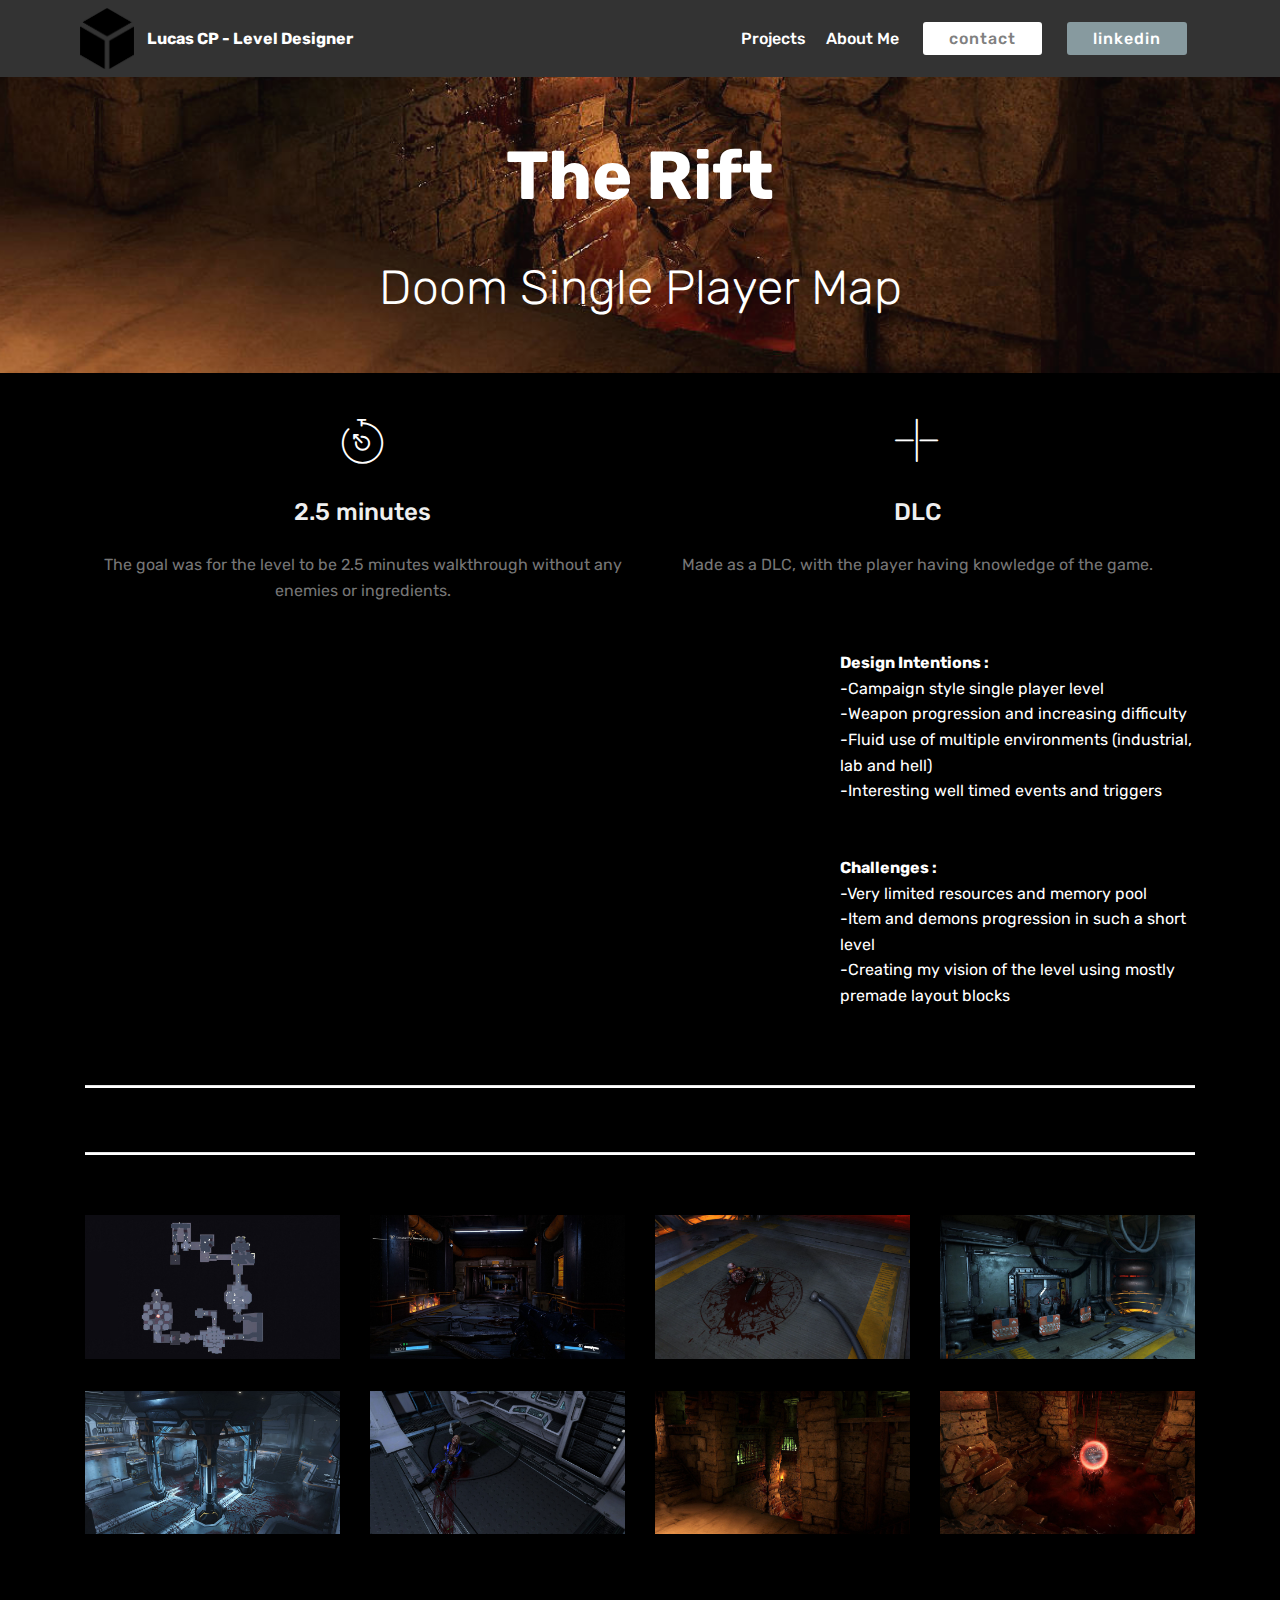
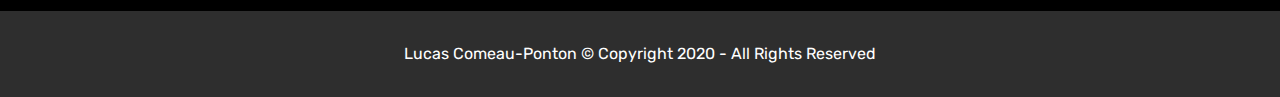
<file: page6.html>
<!DOCTYPE html>
<html  >
<head>
  <!-- Site made with Mobirise Website Builder v4.12.3, https://mobirise.com -->
  <meta charset="UTF-8">
  <meta http-equiv="X-UA-Compatible" content="IE=edge">
  <meta name="generator" content="Mobirise v4.12.3, mobirise.com">
  <meta name="viewport" content="width=device-width, initial-scale=1, minimum-scale=1">
  <link rel="shortcut icon" href="assets/images/cube.png" type="image/x-icon">
  <meta name="description" content="Hive">
  
  
  <title>The Rift - Lucas CP Portfolio</title>
  <link rel="stylesheet" href="assets/web/assets/mobirise-icons/mobirise-icons.css">
  <link rel="stylesheet" href="assets/bootstrap/css/bootstrap.min.css">
  <link rel="stylesheet" href="assets/bootstrap/css/bootstrap-grid.min.css">
  <link rel="stylesheet" href="assets/bootstrap/css/bootstrap-reboot.min.css">
  <link rel="stylesheet" href="assets/tether/tether.min.css">
  <link rel="stylesheet" href="assets/dropdown/css/style.css">
  <link rel="stylesheet" href="assets/theme/css/style.css">
  <link rel="preload" as="style" href="assets/mobirise/css/mbr-additional.css"><link rel="stylesheet" href="assets/mobirise/css/mbr-additional.css" type="text/css">
  
  
  
</head>
<body>
  <section class="menu cid-sapnwca9eO" once="menu" id="menu1-5n">

    

    <nav class="navbar navbar-expand beta-menu navbar-dropdown align-items-center navbar-fixed-top navbar-toggleable-sm">
        <button class="navbar-toggler navbar-toggler-right" type="button" data-toggle="collapse" data-target="#navbarSupportedContent" aria-controls="navbarSupportedContent" aria-expanded="false" aria-label="Toggle navigation">
            <div class="hamburger">
                <span></span>
                <span></span>
                <span></span>
                <span></span>
            </div>
        </button>
        <div class="menu-logo">
            <div class="navbar-brand">
                <span class="navbar-logo">
                    <a href="index.html">
                         <img src="assets/images/cube-1.png" alt="Mobirise" title="" style="height: 3.8rem;">
                    </a>
                </span>
                <span class="navbar-caption-wrap"><a class="navbar-caption text-white display-4" href="index.html">Lucas CP - Level Designer</a></span>
            </div>
        </div>
        <div class="collapse navbar-collapse" id="navbarSupportedContent">
            <ul class="navbar-nav nav-dropdown" data-app-modern-menu="true"><li class="nav-item">
                    <a class="nav-link link text-white display-4" href="index.html#header1-33">
                        Projects</a>
                </li><li class="nav-item"><a class="nav-link link text-white display-4" href="about.html">
                        About Me</a></li></ul>
            <div class="navbar-buttons mbr-section-btn"><a class="btn btn-sm btn-white display-4" href="about.html#form1-16">contact</a> <a class="btn btn-sm btn-warning display-4" href="https://www.linkedin.com/in/lucas-comeau-ponton-0a5110b7/" target="_blank">linkedin</a></div>
        </div>
    </nav>
</section>

<section class="engine"><a href="https://mobirise.info/r">bootstrap templates</a></section><section class="header1 cid-sapnw6cGLq" id="header1-5i">

    

    <div class="mbr-overlay" style="opacity: 0.1; background-color: rgb(85, 67, 70);">
    </div>

    <div class="container">
        <div class="row justify-content-md-center">
            <div class="mbr-white col-md-10">
                <h1 class="mbr-section-title align-center mbr-bold pb-3 mbr-fonts-style display-1"><p>The Rift</p></h1>
                <h3 class="mbr-section-subtitle align-center mbr-light pb-3 mbr-fonts-style display-2">Doom Single Player Map</h3>
                
                
            </div>
        </div>
    </div>

</section>

<section class="features1 cid-sapnw77yRE" id="features1-5j">
    
    

    
    <div class="container">
        <div class="media-container-row">

            <div class="card p-3 col-12 col-md-6">
                <div class="card-img pb-3">
                    <span class="mbr-iconfont mbri-timer" style="color: rgb(255, 255, 255); fill: rgb(255, 255, 255); font-size: 45px;"></span>
                </div>
                <div class="card-box">
                    <h4 class="card-title py-3 mbr-fonts-style display-5">
                        2.5 minutes</h4>
                    <p class="mbr-text mbr-fonts-style display-7">
                        The goal was for the level to be 2.5 minutes walkthrough without any enemies or ingredients.</p>
                </div>
            </div>

            <div class="card p-3 col-12 col-md-6">
                <div class="card-img pb-3">
                    <span class="mbr-iconfont mbri-plus" style="color: rgb(255, 255, 255); fill: rgb(255, 255, 255); font-size: 45px;"></span>
                </div>
                <div class="card-box">
                    <h4 class="card-title py-3 mbr-fonts-style display-5">
                        DLC</h4>
                    <p class="mbr-text mbr-fonts-style display-7">
                        Made as a DLC, with the player having knowledge of the game.</p>
                </div>
            </div>

            

            

        </div>

    </div>

</section>

<section class="header7 cid-sapnw8yEJ1" id="header7-5k">

    

    

    <div class="container">
        <div class="media-container-row">

            <div class="media-content align-right">
                
                <div class="mbr-section-text mbr-white pb-3">
                    <p class="mbr-text mbr-fonts-style display-7"><strong>Design Intentions :</strong><br>-Campaign style single player level<br>-Weapon progression and increasing difficulty<br>-Fluid use of multiple environments (industrial, lab and hell)<br>-Interesting well timed events and triggers<br><br><br><strong>Challenges :
</strong><br>-Very limited resources and memory pool<br>-Item and demons progression in such a short level<br>-Creating my vision of the level using mostly premade layout blocks<br></p>
                </div>
                
            </div>

            <div class="mbr-figure" style="width: 200%;"><iframe class="mbr-embedded-video" src="https://www.youtube.com/embed/fndas3OmNqI?rel=0&amp;amp;showinfo=0&amp;autoplay=0&amp;loop=0" width="1280" height="720" frameborder="0" allowfullscreen></iframe></div>

        </div>
    </div>
</section>

<section class="mbr-section article content10 cid-sapnwboldK" id="content10-5m">
    
     

    <div class="container">
        <div class="inner-container" style="width: 100%;">
            <hr class="line" style="width: 100%;">
            <div class="section-text align-center mbr-white mbr-fonts-style display-7"></div>
            <hr class="line" style="width: 100%;">
        </div>
    </div>
</section>

<section class="mbr-gallery gallery5 cid-sapnwd8szB" id="gallery5-5o">

    

    

    <div class="container">
        
        
        <div class="row mbr-gallery" data-toggle="modal" data-target="#saHfzlGsI4">
            <div class="col-sm-6 col-md-4 col-lg-3 item gallery-image">
                <div class="item-wrapper">
                    <img class="w-100" src="assets/images/20200912151341-1-2007x1128.jpg" alt="" data-slide-to="0" title="" data-target="#saHfzlGqvS">
                </div>
            </div><div class="col-sm-6 col-md-4 col-lg-3 item gallery-image">
                <div class="item-wrapper">
                    <img class="w-100" src="assets/images/20200828023407-1-2007x1129.jpg" alt="" data-slide-to="1" title="" data-target="#saHfzlGqvS">
                </div>
            </div><div class="col-sm-6 col-md-4 col-lg-3 item gallery-image">
                <div class="item-wrapper">
                    <img class="w-100" src="assets/images/20200912160739-1-1762x991.jpg" alt="" data-slide-to="2" title="" data-target="#saHfzlGqvS">
                </div>
            </div><div class="col-sm-6 col-md-4 col-lg-3 item gallery-image">
                <div class="item-wrapper">
                    <img class="w-100" src="assets/images/20200912160858-1-1762x991.jpg" alt="" data-slide-to="3" title="" data-target="#saHfzlGqvS">
                </div>
            </div><div class="col-sm-6 col-md-4 col-lg-3 item gallery-image">
                <div class="item-wrapper">
                    <img class="w-100" src="assets/images/20200912155215-1-2007x1129.jpg" alt="" data-slide-to="4" title="" data-target="#saHfzlGqvS">
                </div>
            </div><div class="col-sm-6 col-md-4 col-lg-3 item gallery-image">
                <div class="item-wrapper">
                    <img class="w-100" src="assets/images/20200912160939-1-1762x991.jpg" alt="" data-slide-to="5" title="" data-target="#saHfzlGqvS">
                </div>
            </div><div class="col-sm-6 col-md-4 col-lg-3 item gallery-image">
                <div class="item-wrapper">
                    <img class="w-100" src="assets/images/20200912161516-2-1762x991.jpg" alt="" data-slide-to="6" title="" data-target="#saHfzlGqvS">
                </div>
            </div><div class="col-sm-6 col-md-4 col-lg-3 item gallery-image">
                <div class="item-wrapper">
                    <img class="w-100" src="assets/images/20200912161336-1-1762x990.jpg" alt="" data-slide-to="7" title="" data-target="#saHfzlGqvS">
                </div>
            </div>
            
            
            
        </div>

        <div class="modal mbr-slider fade" tabindex="-1" role="dialog" aria-hidden="true" id="saHfzlGsI4">
            <div class="modal-dialog" role="document">
                <div class="modal-content">
                    <div class="modal-body">
                        <div class="carousel slide" data-ride="carousel" id="saHfzlGqvS">
                            <div class="carousel-inner">
                                <div class="carousel-item active">
                                    <img class="d-block w-100" src="assets/images/20200912151341-1-2007x1128.jpg" alt="">
                                </div><div class="carousel-item">
                                    <img class="d-block w-100" src="assets/images/20200828023407-1-2007x1129.jpg" alt="">
                                </div><div class="carousel-item">
                                    <img class="d-block w-100" src="assets/images/20200912160739-1-1762x991.jpg" alt="">
                                </div><div class="carousel-item">
                                    <img class="d-block w-100" src="assets/images/20200912160858-1-1762x991.jpg" alt="">
                                </div><div class="carousel-item">
                                    <img class="d-block w-100" src="assets/images/20200912155215-1-2007x1129.jpg" alt="">
                                </div><div class="carousel-item">
                                    <img class="d-block w-100" src="assets/images/20200912160939-1-1762x991.jpg" alt="">
                                </div><div class="carousel-item">
                                    <img class="d-block w-100" src="assets/images/20200912161516-2-1762x991.jpg" alt="">
                                </div><div class="carousel-item">
                                    <img class="d-block w-100" src="assets/images/20200912161336-1-1762x990.jpg" alt="">
                                </div>
                                
                                
                                
                            </div>
                            <ol class="carousel-indicators">
                                <li data-slide-to="0" class="active" data-target="#saHfzlGqvS"></li><li data-slide-to="1" class="active" data-target="#saHfzlGqvS"></li><li data-slide-to="2" class="active" data-target="#saHfzlGqvS"></li><li data-slide-to="3" class="active" data-target="#saHfzlGqvS"></li><li data-slide-to="4" class="active" data-target="#saHfzlGqvS"></li><li data-slide-to="5" class="active" data-target="#saHfzlGqvS"></li><li data-slide-to="6" class="active" data-target="#saHfzlGqvS"></li><li data-slide-to="7" class="active" data-target="#saHfzlGqvS"></li>
                                
                                
                                
                            </ol>
                            <a role="button" href="" class="close" data-dismiss="modal" aria-label="Close">
                            </a>
                            <a class="carousel-control-prev carousel-control" role="button" data-slide="prev" href="#saHfzlGqvS">
                                <span class="mbri-left mbr-iconfont" aria-hidden="true"></span>
                                <span class="sr-only">Previous</span>
                            </a>
                            <a class="carousel-control-next carousel-control" role="button" data-slide="next" href="#saHfzlGqvS">
                                <span class="mbri-right mbr-iconfont" aria-hidden="true"></span>
                                <span class="sr-only">Next</span>
                            </a>
                        </div>
                    </div>
                </div>
            </div>
        </div>
    </div>
</section>

<section once="footers" class="cid-sapnwffqjn" id="footer6-5p">

    

    

    <div class="container">
        <div class="media-container-row align-center mbr-white">
            <div class="col-12">
                <p class="mbr-text mb-0 mbr-fonts-style display-7">
                     Lucas Comeau-Ponton © Copyright 2020 - All Rights Reserved
                </p>
            </div>
        </div>
    </div>
</section>


  <script src="assets/web/assets/jquery/jquery.min.js"></script>
  <script src="assets/popper/popper.min.js"></script>
  <script src="assets/bootstrap/js/bootstrap.min.js"></script>
  <script src="assets/tether/tether.min.js"></script>
  <script src="assets/smoothscroll/smooth-scroll.js"></script>
  <script src="assets/dropdown/js/nav-dropdown.js"></script>
  <script src="assets/dropdown/js/navbar-dropdown.js"></script>
  <script src="assets/touchswipe/jquery.touch-swipe.min.js"></script>
  <script src="assets/theme/js/script.js"></script>
  
  
</body>
</html>
</file>
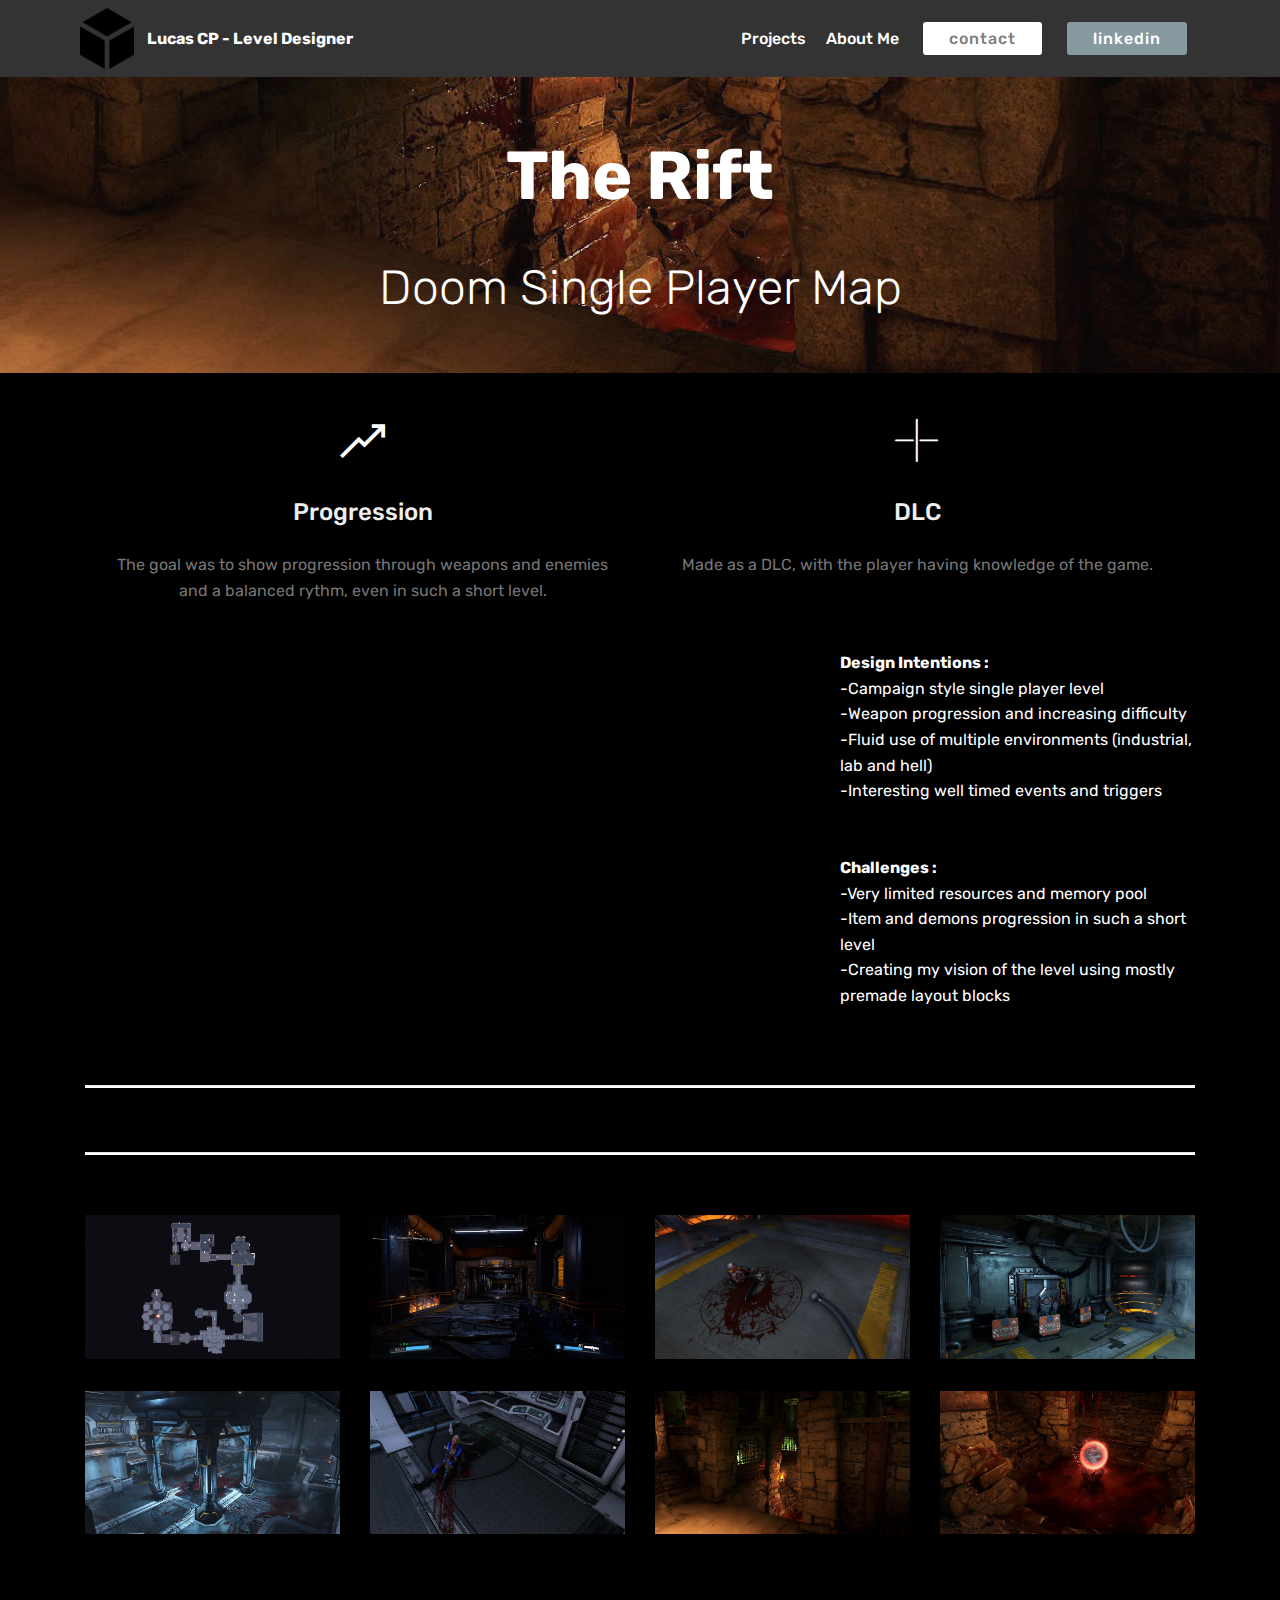
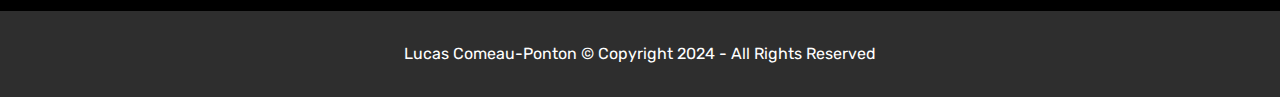
<file: rift.html>
<!DOCTYPE html>
<html  >
<head>
  <!-- Site made with Mobirise Website Builder v4.12.4, https://mobirise.com -->
  <meta charset="UTF-8">
  <meta http-equiv="X-UA-Compatible" content="IE=edge">
  <meta name="generator" content="Mobirise v4.12.4, mobirise.com">
  <meta name="viewport" content="width=device-width, initial-scale=1, minimum-scale=1">
  <link rel="shortcut icon" href="assets/images/cube.png" type="image/x-icon">
  <meta name="description" content="The Rift">
  
  
  <title>The Rift - Lucas CP Portfolio</title>
  <link rel="stylesheet" href="assets/web/assets/mobirise-icons/mobirise-icons.css">
  <link rel="stylesheet" href="assets/web/assets/mobirise-icons2/mobirise2.css">
  <link rel="stylesheet" href="assets/bootstrap/css/bootstrap.min.css">
  <link rel="stylesheet" href="assets/bootstrap/css/bootstrap-grid.min.css">
  <link rel="stylesheet" href="assets/bootstrap/css/bootstrap-reboot.min.css">
  <link rel="stylesheet" href="assets/tether/tether.min.css">
  <link rel="stylesheet" href="assets/dropdown/css/style.css">
  <link rel="stylesheet" href="assets/theme/css/style.css">
  <link rel="preload" as="style" href="assets/mobirise/css/mbr-additional.css"><link rel="stylesheet" href="assets/mobirise/css/mbr-additional.css" type="text/css">
  
  
  
</head>
<body>
  <section class="menu cid-sapnwca9eO" once="menu" id="menu1-5n">

    

    <nav class="navbar navbar-expand beta-menu navbar-dropdown align-items-center navbar-fixed-top navbar-toggleable-sm">
        <button class="navbar-toggler navbar-toggler-right" type="button" data-toggle="collapse" data-target="#navbarSupportedContent" aria-controls="navbarSupportedContent" aria-expanded="false" aria-label="Toggle navigation">
            <div class="hamburger">
                <span></span>
                <span></span>
                <span></span>
                <span></span>
            </div>
        </button>
        <div class="menu-logo">
            <div class="navbar-brand">
                <span class="navbar-logo">
                    <a href="index.html">
                         <img src="assets/images/cube-1.png" alt="Mobirise" title="" style="height: 3.8rem;">
                    </a>
                </span>
                <span class="navbar-caption-wrap"><a class="navbar-caption text-white display-4" href="index.html">Lucas CP - Level Designer</a></span>
            </div>
        </div>
        <div class="collapse navbar-collapse" id="navbarSupportedContent">
            <ul class="navbar-nav nav-dropdown" data-app-modern-menu="true"><li class="nav-item">
                    <a class="nav-link link text-white text-primary display-4" href="index.html#header1-8k">
                        Projects</a>
                </li><li class="nav-item"><a class="nav-link link text-white display-4" href="about.html">
                        About Me</a></li></ul>
            <div class="navbar-buttons mbr-section-btn"><a class="btn btn-sm btn-white display-4" href="about.html#form1-16">contact</a> <a class="btn btn-sm btn-warning display-4" href="https://www.linkedin.com/in/lucas-comeau-ponton-0a5110b7/" target="_blank">linkedin</a></div>
        </div>
    </nav>
</section>

<section class="engine"><a href="https://mobirise.info/w">free html5 templates</a></section><section class="header1 cid-sapnw6cGLq" id="header1-5i">

    

    <div class="mbr-overlay" style="opacity: 0.1; background-color: rgb(85, 67, 70);">
    </div>

    <div class="container">
        <div class="row justify-content-md-center">
            <div class="mbr-white col-md-10">
                <h1 class="mbr-section-title align-center mbr-bold pb-3 mbr-fonts-style display-1"><p>The Rift</p></h1>
                <h3 class="mbr-section-subtitle align-center mbr-light pb-3 mbr-fonts-style display-2">Doom Single Player Map</h3>
                
                
            </div>
        </div>
    </div>

</section>

<section class="features1 cid-sapnw77yRE" id="features1-5j">
    
    

    
    <div class="container">
        <div class="media-container-row">

            <div class="card p-3 col-12 col-md-6">
                <div class="card-img pb-3">
                    <span class="mbr-iconfont mobi-mbri-growing-chart mobi-mbri" style="color: rgb(255, 255, 255); fill: rgb(255, 255, 255); font-size: 45px;"></span>
                </div>
                <div class="card-box">
                    <h4 class="card-title py-3 mbr-fonts-style display-5">
                        Progression</h4>
                    <p class="mbr-text mbr-fonts-style display-7">The goal was to show progression through weapons and enemies and a balanced rythm, even in such a short level.</p>
                </div>
            </div>

            <div class="card p-3 col-12 col-md-6">
                <div class="card-img pb-3">
                    <span class="mbr-iconfont mbri-plus" style="color: rgb(255, 255, 255); fill: rgb(255, 255, 255); font-size: 45px;"></span>
                </div>
                <div class="card-box">
                    <h4 class="card-title py-3 mbr-fonts-style display-5">
                        DLC</h4>
                    <p class="mbr-text mbr-fonts-style display-7">
                        Made as a DLC, with the player having knowledge of the game.</p>
                </div>
            </div>

            

            

        </div>

    </div>

</section>

<section class="header7 cid-sapnw8yEJ1" id="header7-5k">

    

    

    <div class="container">
        <div class="media-container-row">

            <div class="media-content align-right">
                
                <div class="mbr-section-text mbr-white pb-3">
                    <p class="mbr-text mbr-fonts-style display-7"><strong>Design Intentions :</strong><br>-Campaign style single player level<br>-Weapon progression and increasing difficulty<br>-Fluid use of multiple environments (industrial, lab and hell)<br>-Interesting well timed events and triggers<br><br><br><strong>Challenges :
</strong><br>-Very limited resources and memory pool<br>-Item and demons progression in such a short level<br>-Creating my vision of the level using mostly premade layout blocks<br></p>
                </div>
                
            </div>

            <div class="mbr-figure" style="width: 200%;"><iframe class="mbr-embedded-video" src="https://www.youtube.com/embed/fndas3OmNqI?rel=0&amp;amp;showinfo=0&amp;autoplay=1&amp;loop=0" width="1280" height="720" frameborder="0" allowfullscreen></iframe></div>

        </div>
    </div>
</section>

<section class="mbr-section article content10 cid-sapnwboldK" id="content10-5m">
    
     

    <div class="container">
        <div class="inner-container" style="width: 100%;">
            <hr class="line" style="width: 100%;">
            <div class="section-text align-center mbr-white mbr-fonts-style display-7"></div>
            <hr class="line" style="width: 100%;">
        </div>
    </div>
</section>

<section class="mbr-gallery gallery5 cid-sapnwd8szB" id="gallery5-5o">

    

    

    <div class="container">
        
        
        <div class="row mbr-gallery" data-toggle="modal" data-target="#u55WVavnTA">
            <div class="col-sm-6 col-md-4 col-lg-3 item gallery-image">
                <div class="item-wrapper">
                    <img class="w-100" src="assets/images/20200912151341-1-2007x1128.jpg" alt="" data-slide-to="0" title="" data-target="#u55WVavNhW">
                </div>
            </div><div class="col-sm-6 col-md-4 col-lg-3 item gallery-image">
                <div class="item-wrapper">
                    <img class="w-100" src="assets/images/20200828023407-1-2007x1129.jpg" alt="" data-slide-to="1" title="" data-target="#u55WVavNhW">
                </div>
            </div><div class="col-sm-6 col-md-4 col-lg-3 item gallery-image">
                <div class="item-wrapper">
                    <img class="w-100" src="assets/images/20200912160739-1-1762x991.jpg" alt="" data-slide-to="2" title="" data-target="#u55WVavNhW">
                </div>
            </div><div class="col-sm-6 col-md-4 col-lg-3 item gallery-image">
                <div class="item-wrapper">
                    <img class="w-100" src="assets/images/20200912160858-1-1762x991.jpg" alt="" data-slide-to="3" title="" data-target="#u55WVavNhW">
                </div>
            </div><div class="col-sm-6 col-md-4 col-lg-3 item gallery-image">
                <div class="item-wrapper">
                    <img class="w-100" src="assets/images/20200912155215-1-2007x1129.jpg" alt="" data-slide-to="4" title="" data-target="#u55WVavNhW">
                </div>
            </div><div class="col-sm-6 col-md-4 col-lg-3 item gallery-image">
                <div class="item-wrapper">
                    <img class="w-100" src="assets/images/20200912160939-1-1762x991.jpg" alt="" data-slide-to="5" title="" data-target="#u55WVavNhW">
                </div>
            </div><div class="col-sm-6 col-md-4 col-lg-3 item gallery-image">
                <div class="item-wrapper">
                    <img class="w-100" src="assets/images/20200912161516-2-1762x991.jpg" alt="" data-slide-to="6" title="" data-target="#u55WVavNhW">
                </div>
            </div><div class="col-sm-6 col-md-4 col-lg-3 item gallery-image">
                <div class="item-wrapper">
                    <img class="w-100" src="assets/images/20200912161336-1-1762x990.jpg" alt="" data-slide-to="7" title="" data-target="#u55WVavNhW">
                </div>
            </div>
            
            
            
        </div>

        <div class="modal mbr-slider fade" tabindex="-1" role="dialog" aria-hidden="true" id="u55WVavnTA">
            <div class="modal-dialog" role="document">
                <div class="modal-content">
                    <div class="modal-body">
                        <div class="carousel slide" data-ride="carousel" id="u55WVavNhW">
                            <div class="carousel-inner">
                                <div class="carousel-item active">
                                    <img class="d-block w-100" src="assets/images/20200912151341-1-2007x1128.jpg" alt="">
                                </div><div class="carousel-item">
                                    <img class="d-block w-100" src="assets/images/20200828023407-1-2007x1129.jpg" alt="">
                                </div><div class="carousel-item">
                                    <img class="d-block w-100" src="assets/images/20200912160739-1-1762x991.jpg" alt="">
                                </div><div class="carousel-item">
                                    <img class="d-block w-100" src="assets/images/20200912160858-1-1762x991.jpg" alt="">
                                </div><div class="carousel-item">
                                    <img class="d-block w-100" src="assets/images/20200912155215-1-2007x1129.jpg" alt="">
                                </div><div class="carousel-item">
                                    <img class="d-block w-100" src="assets/images/20200912160939-1-1762x991.jpg" alt="">
                                </div><div class="carousel-item">
                                    <img class="d-block w-100" src="assets/images/20200912161516-2-1762x991.jpg" alt="">
                                </div><div class="carousel-item">
                                    <img class="d-block w-100" src="assets/images/20200912161336-1-1762x990.jpg" alt="">
                                </div>
                                
                                
                                
                            </div>
                            <ol class="carousel-indicators">
                                <li data-slide-to="0" class="active" data-target="#u55WVavNhW"></li><li data-slide-to="1" class="active" data-target="#u55WVavNhW"></li><li data-slide-to="2" class="active" data-target="#u55WVavNhW"></li><li data-slide-to="3" class="active" data-target="#u55WVavNhW"></li><li data-slide-to="4" class="active" data-target="#u55WVavNhW"></li><li data-slide-to="5" class="active" data-target="#u55WVavNhW"></li><li data-slide-to="6" class="active" data-target="#u55WVavNhW"></li><li data-slide-to="7" class="active" data-target="#u55WVavNhW"></li>
                                
                                
                                
                            </ol>
                            <a role="button" href="" class="close" data-dismiss="modal" aria-label="Close">
                            </a>
                            <a class="carousel-control-prev carousel-control" role="button" data-slide="prev" href="#u55WVavNhW">
                                <span class="mbri-left mbr-iconfont" aria-hidden="true"></span>
                                <span class="sr-only">Previous</span>
                            </a>
                            <a class="carousel-control-next carousel-control" role="button" data-slide="next" href="#u55WVavNhW">
                                <span class="mbri-right mbr-iconfont" aria-hidden="true"></span>
                                <span class="sr-only">Next</span>
                            </a>
                        </div>
                    </div>
                </div>
            </div>
        </div>
    </div>
</section>

<section once="footers" class="cid-sapnwffqjn" id="footer6-5p">

    

    

    <div class="container">
        <div class="media-container-row align-center mbr-white">
            <div class="col-12">
                <p class="mbr-text mb-0 mbr-fonts-style display-7">
                     Lucas Comeau-Ponton © Copyright 2024 - All Rights Reserved
                </p>
            </div>
        </div>
    </div>
</section>


  <script src="assets/web/assets/jquery/jquery.min.js"></script>
  <script src="assets/popper/popper.min.js"></script>
  <script src="assets/bootstrap/js/bootstrap.min.js"></script>
  <script src="assets/tether/tether.min.js"></script>
  <script src="assets/smoothscroll/smooth-scroll.js"></script>
  <script src="assets/dropdown/js/nav-dropdown.js"></script>
  <script src="assets/dropdown/js/navbar-dropdown.js"></script>
  <script src="assets/touchswipe/jquery.touch-swipe.min.js"></script>
  <script src="assets/theme/js/script.js"></script>
  
  
</body>
</html>
</file>
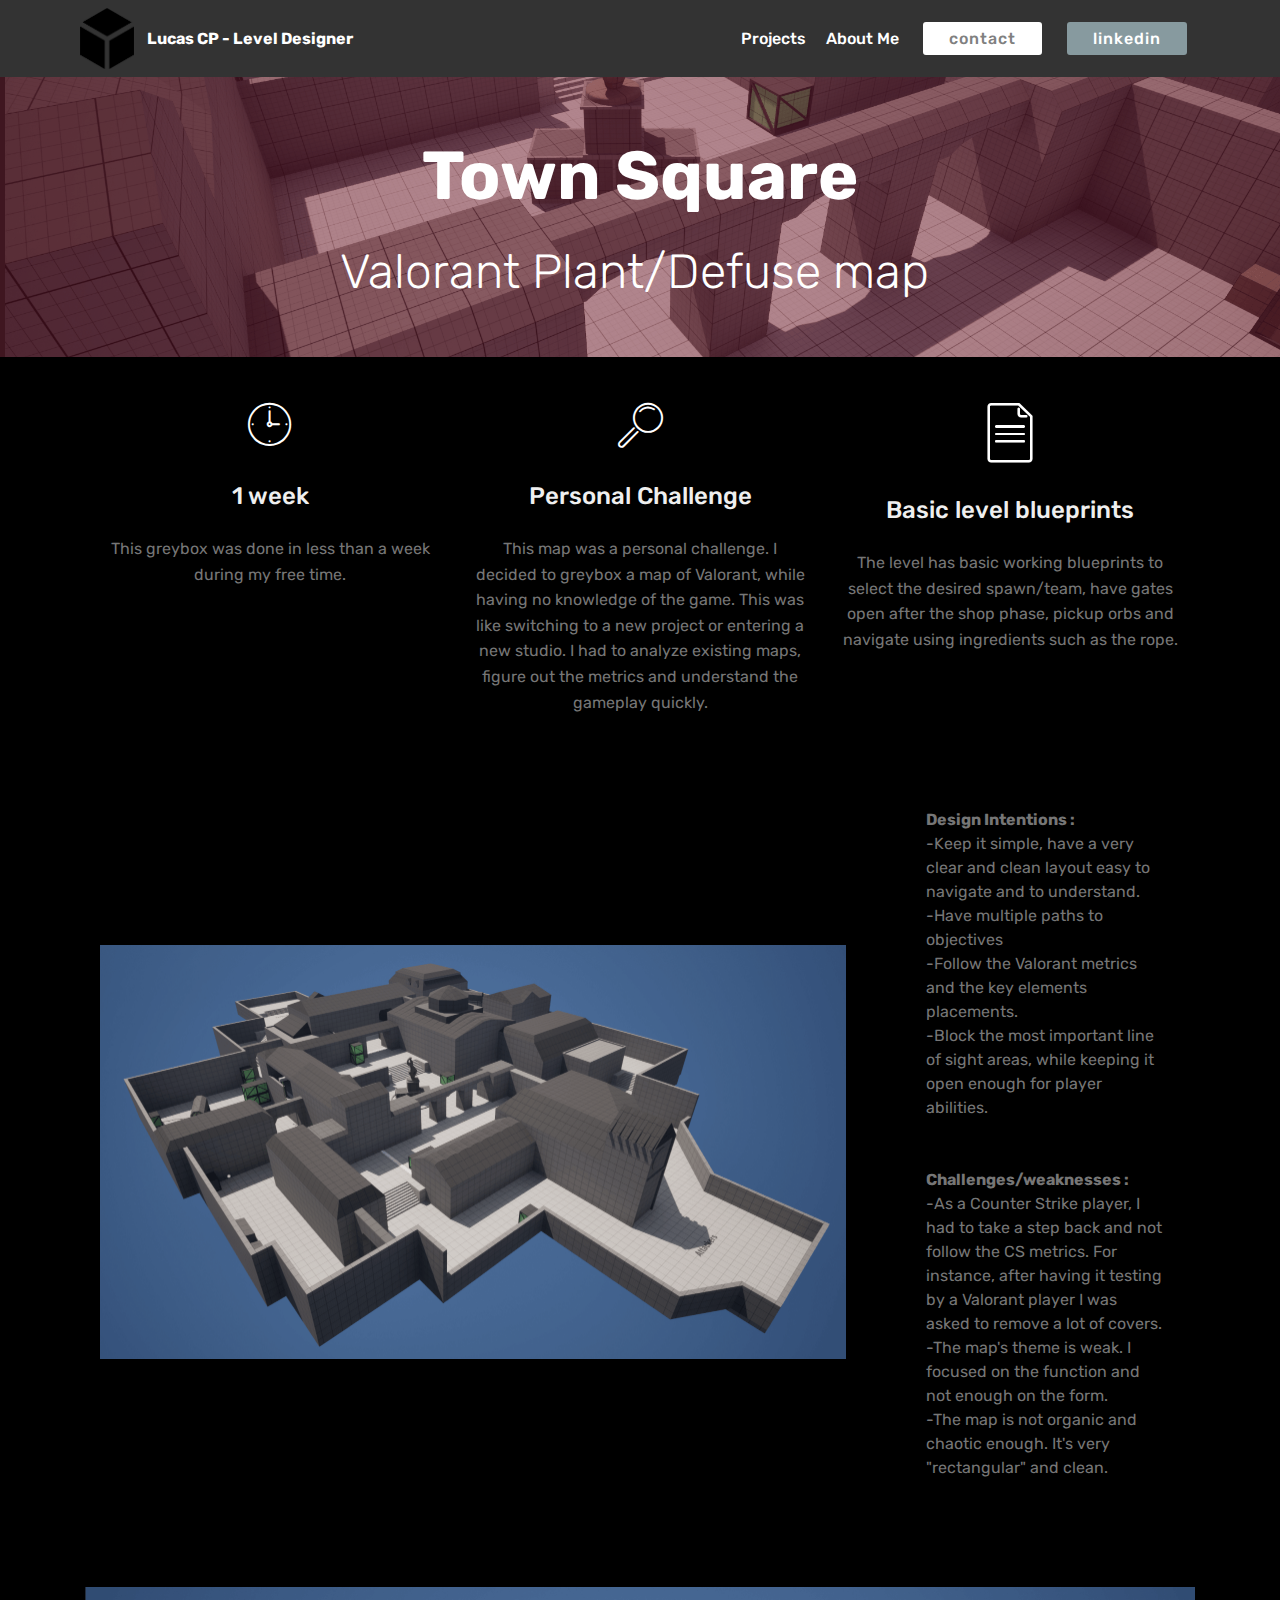
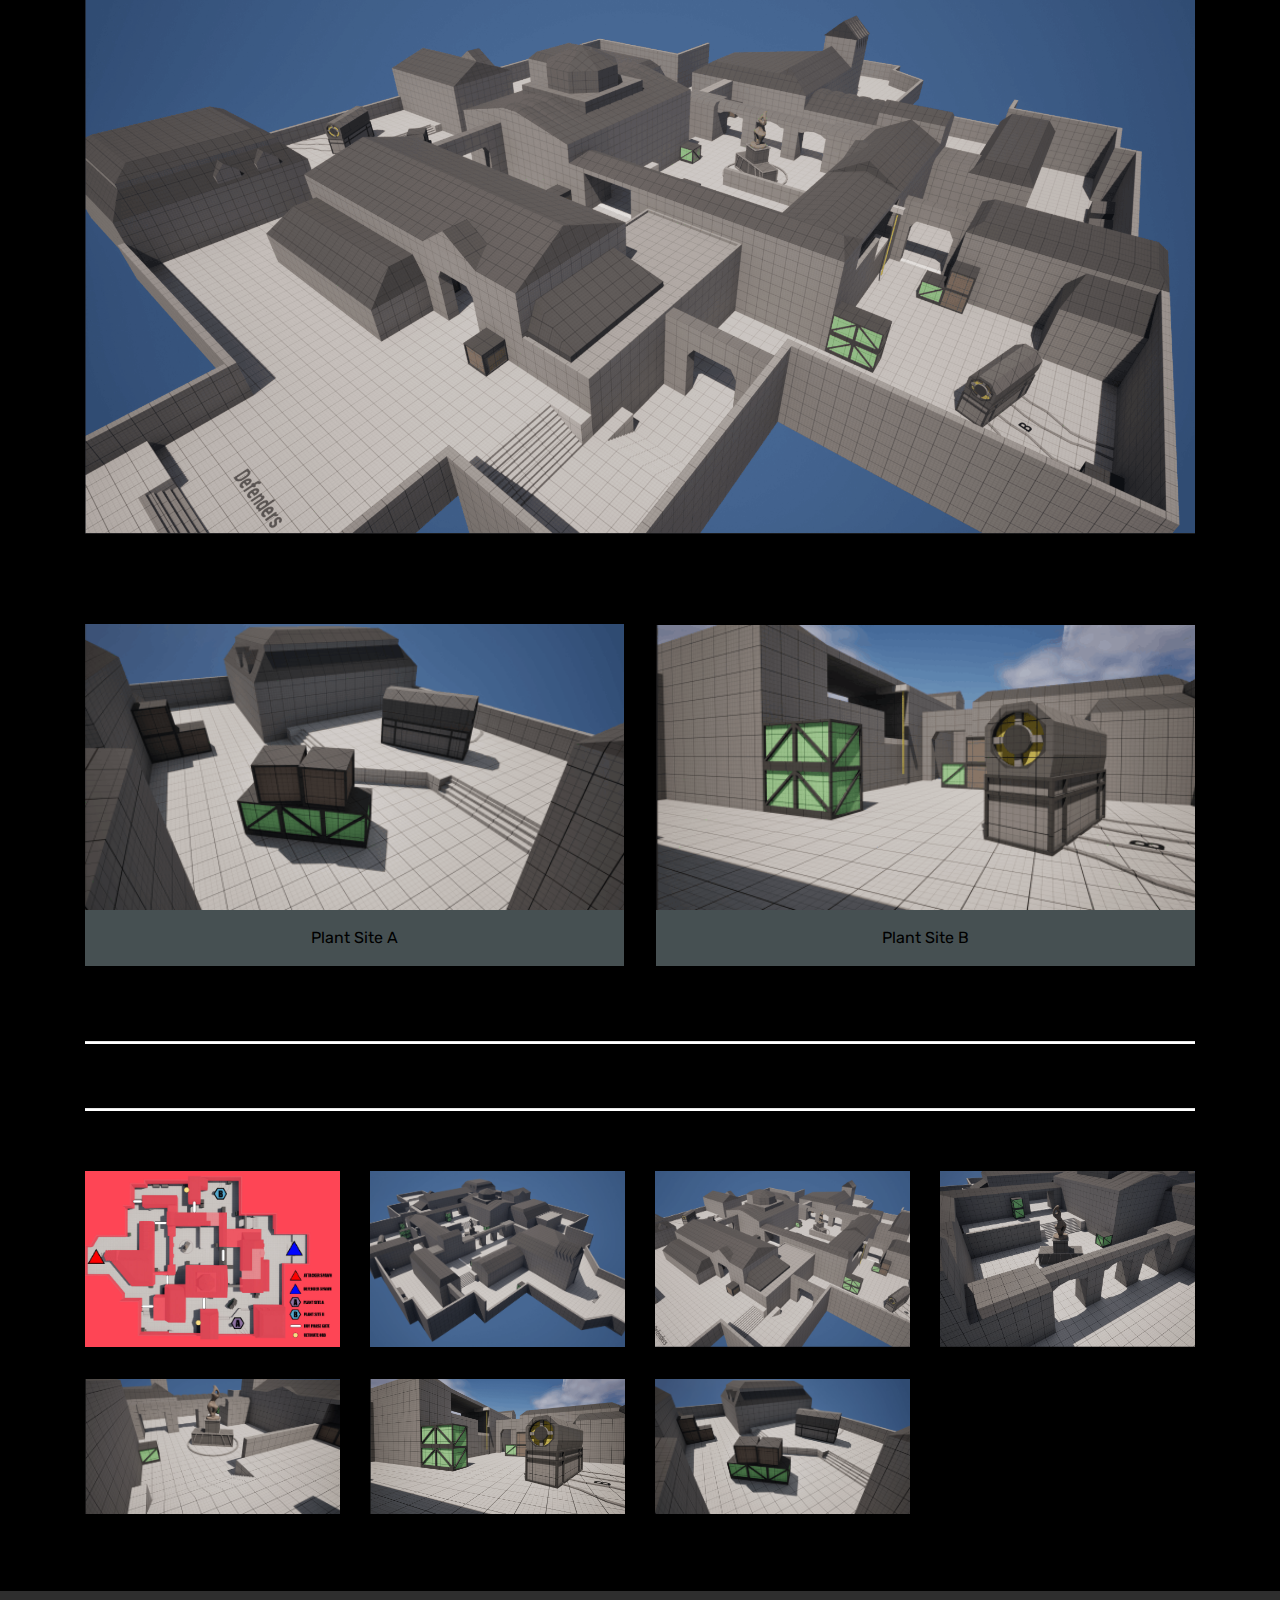
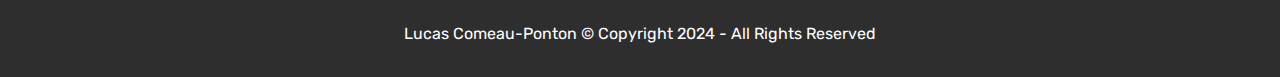
<file: valorant.html>
<!DOCTYPE html>
<html  >
<head>
  <!-- Site made with Mobirise Website Builder v4.12.4, https://mobirise.com -->
  <meta charset="UTF-8">
  <meta http-equiv="X-UA-Compatible" content="IE=edge">
  <meta name="generator" content="Mobirise v4.12.4, mobirise.com">
  <meta name="viewport" content="width=device-width, initial-scale=1, minimum-scale=1">
  <link rel="shortcut icon" href="assets/images/cube.png" type="image/x-icon">
  <meta name="description" content="Valorant Greybox">
  
  
  <title>Town Square - Lucas CP Portfolio</title>
  <link rel="stylesheet" href="assets/web/assets/mobirise-icons/mobirise-icons.css">
  <link rel="stylesheet" href="assets/bootstrap/css/bootstrap.min.css">
  <link rel="stylesheet" href="assets/bootstrap/css/bootstrap-grid.min.css">
  <link rel="stylesheet" href="assets/bootstrap/css/bootstrap-reboot.min.css">
  <link rel="stylesheet" href="assets/tether/tether.min.css">
  <link rel="stylesheet" href="assets/dropdown/css/style.css">
  <link rel="stylesheet" href="assets/theme/css/style.css">
  <link rel="preload" as="style" href="assets/mobirise/css/mbr-additional.css"><link rel="stylesheet" href="assets/mobirise/css/mbr-additional.css" type="text/css">
  
  
  
</head>
<body>
  <section class="menu cid-u55Br8SW27" once="menu" id="menu1-8t">

    

    <nav class="navbar navbar-expand beta-menu navbar-dropdown align-items-center navbar-fixed-top navbar-toggleable-sm">
        <button class="navbar-toggler navbar-toggler-right" type="button" data-toggle="collapse" data-target="#navbarSupportedContent" aria-controls="navbarSupportedContent" aria-expanded="false" aria-label="Toggle navigation">
            <div class="hamburger">
                <span></span>
                <span></span>
                <span></span>
                <span></span>
            </div>
        </button>
        <div class="menu-logo">
            <div class="navbar-brand">
                <span class="navbar-logo">
                    <a href="index.html">
                         <img src="assets/images/cube-1.png" alt="Mobirise" title="" style="height: 3.8rem;">
                    </a>
                </span>
                <span class="navbar-caption-wrap"><a class="navbar-caption text-white display-4" href="index.html">Lucas CP - Level Designer</a></span>
            </div>
        </div>
        <div class="collapse navbar-collapse" id="navbarSupportedContent">
            <ul class="navbar-nav nav-dropdown" data-app-modern-menu="true"><li class="nav-item">
                    <a class="nav-link link text-white text-primary display-4" href="index.html#header1-8k">
                        Projects</a>
                </li><li class="nav-item"><a class="nav-link link text-white display-4" href="about.html">
                        About Me</a></li></ul>
            <div class="navbar-buttons mbr-section-btn"><a class="btn btn-sm btn-white display-4" href="about.html#form1-16">contact</a> <a class="btn btn-sm btn-warning display-4" href="https://www.linkedin.com/in/lucas-comeau-ponton-0a5110b7/" target="_blank">linkedin</a></div>
        </div>
    </nav>
</section>

<section class="engine"><a href="https://mobirise.info/v">html templates</a></section><section class="header1 cid-u55Br75A87" id="header1-8p">

    

    <div class="mbr-overlay" style="opacity: 0.4; background-color: rgb(127, 25, 51);">
    </div>

    <div class="container">
        <div class="row justify-content-md-center">
            <div class="mbr-white col-md-10">
                <h1 class="mbr-section-title align-center mbr-bold pb-3 mbr-fonts-style display-1">Town Square</h1>
                <h3 class="mbr-section-subtitle align-center mbr-light pb-3 mbr-fonts-style display-2">Valorant Plant/Defuse map&nbsp;</h3>
                
                
            </div>
        </div>
    </div>

</section>

<section class="features1 cid-u55Br7t4Qh" id="features1-8q">
    
    

    
    <div class="container">
        <div class="media-container-row">

            <div class="card p-3 col-12 col-md-6 col-lg-4">
                <div class="card-img pb-3">
                    <span class="mbr-iconfont mbri-clock" style="color: rgb(255, 255, 255); fill: rgb(255, 255, 255); font-size: 45px;"></span>
                </div>
                <div class="card-box">
                    <h4 class="card-title py-3 mbr-fonts-style display-5">
                        1 week</h4>
                    <p class="mbr-text mbr-fonts-style display-7">This greybox was done in less than a week during my free time.</p>
                </div>
            </div>

            <div class="card p-3 col-12 col-md-6 col-lg-4">
                <div class="card-img pb-3">
                    <span class="mbr-iconfont mbri-search" style="color: rgb(255, 255, 255); fill: rgb(255, 255, 255); font-size: 45px;"></span>
                </div>
                <div class="card-box">
                    <h4 class="card-title py-3 mbr-fonts-style display-5">
                        Personal Challenge</h4>
                    <p class="mbr-text mbr-fonts-style display-7">
                        This map was a personal challenge. I decided to greybox a map of Valorant, while having no knowledge of the game. This was like switching to a new project or entering a new studio. I had to analyze existing maps, figure out the metrics and understand the gameplay quickly.</p>
                </div>
            </div>

            <div class="card p-3 col-12 col-md-6 col-lg-4">
                <div class="card-img pb-3">
                    <span class="mbr-iconfont mbri-file" style="font-size: 60px; color: rgb(255, 255, 255); fill: rgb(255, 255, 255);"></span>
                </div>
                <div class="card-box">
                    <h4 class="card-title py-3 mbr-fonts-style display-5">
                        Basic level blueprints</h4>
                    <p class="mbr-text mbr-fonts-style display-7">The level has basic working blueprints to select the desired spawn/team, have gates open after the shop phase, pickup orbs and navigate using ingredients such as the rope.</p>
                </div>
            </div>

            

        </div>

    </div>

</section>

<section class="features11 cid-u55HMrX41B" id="features11-91">

    

    

    <div class="container">   
        <div class="col-md-12">
            <div class="media-container-row">
                <div class="mbr-figure m-auto" style="width: 75%;">
                    <img src="assets/images/2024-02-01-19-53-51-gearboxtest-unreal-editor-1492x829.png" alt="Mobirise" title="">
                </div>
                <div class=" align-left aside-content">
                    
                    <div class="mbr-section-text">
                        
                    </div>

                    <div class="block-content">
                        <div class="card p-3 pr-3">
                            <div class="media">
                                     
                                <div class="media-body">
                                    
                                </div>
                            </div>                

                            <div class="card-box">
                                <p class="block-text mbr-fonts-style display-7"><strong>Design Intentions :
</strong><br>-Keep it simple, have a very clear and clean layout easy to navigate and to understand.<br>-Have multiple paths to objectives<br>-Follow the Valorant metrics and the key elements placements.<br>-Block the most important line of sight areas, while keeping it open enough for player abilities.<br>
<br>
<br><strong>Challenges/weaknesses : 
</strong><br>-As a Counter Strike player, I had to take a step back and not follow the CS metrics. For instance, after having it testing by a Valorant player I was asked to remove a lot of covers.<br>-The map's theme is weak. I focused on the function and not enough on the form.<br>-The map is not organic and chaotic enough. It's very "rectangular" and clean.</p>
                            </div>
                        </div>

                        
                    </div>
                </div>
            </div>
        </div> 
    </div>          
</section>

<section class="cid-u55M69e02V" id="image1-92">

    

    <figure class="mbr-figure container">
        <div class="image-block" style="width: 100%;">
            <img src="assets/images/2024-02-01-19-55-06-gearboxtest-unreal-editor-1998x985.png" width="1400" alt="Mobirise" title="">
            
        </div>
    </figure>
</section>

<section class="cid-u55H2tQSfp" id="content13-8y">
    
    <div class="container">
            <div class="media-container-row" style="width: 100%;">
                <div class="img-item item1" style="width: 103%;">
                    <img src="assets/images/2024-02-01-20-06-52-gearboxtest-unreal-editor-510x270.png" alt="" title="">
                    <div class="img-caption">
                        <p class="mbr-fonts-style align-center mbr-black display-7">
                            Plant Site A</p>
                    </div>
                </div>
                <div class="img-item">
                    <img src="assets/images/2024-02-01-20-01-55-gearboxtest-unreal-editor-510x270.png" alt="" title="">
                    <div class="img-caption">
                        <p class="mbr-fonts-style align-center mbr-black display-7">
                            Plant Site B</p>
                    </div>
                </div>
            </div>
    </div>
</section>

<section class="mbr-section article content10 cid-u55Br8zF9s" id="content10-8s">
    
     

    <div class="container">
        <div class="inner-container" style="width: 100%;">
            <hr class="line" style="width: 100%;">
            <div class="section-text align-center mbr-white mbr-fonts-style display-7"></div>
            <hr class="line" style="width: 100%;">
        </div>
    </div>
</section>

<section class="mbr-gallery gallery5 cid-u55Br9oF15" id="gallery5-8u">

    

    

    <div class="container">
        
        
        <div class="row mbr-gallery" data-toggle="modal" data-target="#u55WVX6Dgs">
            <div class="col-sm-6 col-md-4 col-lg-3 item gallery-image">
                <div class="item-wrapper">
                    <img class="w-100" src="assets/images/valorant-layout-with-legend-1300x897.jpg" alt="" data-slide-to="0" title="" data-target="#u55WVX6S79">
                </div>
            </div><div class="col-sm-6 col-md-4 col-lg-3 item gallery-image">
                <div class="item-wrapper">
                    <img class="w-100" src="assets/images/2024-02-01-19-53-51-gearboxtest-unreal-editor-1492x829.png" alt="" data-slide-to="1" title="" data-target="#u55WVX6S79">
                </div>
            </div><div class="col-sm-6 col-md-4 col-lg-3 item gallery-image">
                <div class="item-wrapper">
                    <img class="w-100" src="assets/images/2024-02-01-19-55-06-gearboxtest-unreal-editor-1998x985.png" alt="" data-slide-to="2" title="" data-target="#u55WVX6S79">
                </div>
            </div><div class="col-sm-6 col-md-4 col-lg-3 item gallery-image">
                <div class="item-wrapper">
                    <img class="w-100" src="assets/images/2024-02-01-20-07-29-gearboxtest-unreal-editor-2215x1170.png" alt="" data-slide-to="3" title="" data-target="#u55WVX6S79">
                </div>
            </div><div class="col-sm-6 col-md-4 col-lg-3 item gallery-image">
                <div class="item-wrapper">
                    <img class="w-100" src="assets/images/2024-02-01-20-08-06-gearboxtest-unreal-editor-2208x1169.png" alt="" data-slide-to="4" title="" data-target="#u55WVX6S79">
                </div>
            </div><div class="col-sm-6 col-md-4 col-lg-3 item gallery-image">
                <div class="item-wrapper">
                    <img class="w-100" src="assets/images/2024-02-01-20-01-55-gearboxtest-unreal-editor-2000x1060.png" alt="" data-slide-to="5" title="" data-target="#u55WVX6S79">
                </div>
            </div><div class="col-sm-6 col-md-4 col-lg-3 item gallery-image">
                <div class="item-wrapper">
                    <img class="w-100" src="assets/images/2024-02-01-20-06-52-gearboxtest-unreal-editor-2203x1167.png" alt="" data-slide-to="6" title="" data-target="#u55WVX6S79">
                </div>
            </div>
            
            
            
        </div>

        <div class="modal mbr-slider fade" tabindex="-1" role="dialog" aria-hidden="true" id="u55WVX6Dgs">
            <div class="modal-dialog" role="document">
                <div class="modal-content">
                    <div class="modal-body">
                        <div class="carousel slide" data-ride="carousel" id="u55WVX6S79">
                            <div class="carousel-inner">
                                <div class="carousel-item active">
                                    <img class="d-block w-100" src="assets/images/valorant-layout-with-legend-1300x897.jpg" alt="">
                                </div><div class="carousel-item">
                                    <img class="d-block w-100" src="assets/images/2024-02-01-19-53-51-gearboxtest-unreal-editor-1492x829.png" alt="">
                                </div><div class="carousel-item">
                                    <img class="d-block w-100" src="assets/images/2024-02-01-19-55-06-gearboxtest-unreal-editor-1998x985.png" alt="">
                                </div><div class="carousel-item">
                                    <img class="d-block w-100" src="assets/images/2024-02-01-20-07-29-gearboxtest-unreal-editor-2215x1170.png" alt="">
                                </div><div class="carousel-item">
                                    <img class="d-block w-100" src="assets/images/2024-02-01-20-08-06-gearboxtest-unreal-editor-2208x1169.png" alt="">
                                </div><div class="carousel-item">
                                    <img class="d-block w-100" src="assets/images/2024-02-01-20-01-55-gearboxtest-unreal-editor-2000x1060.png" alt="">
                                </div><div class="carousel-item">
                                    <img class="d-block w-100" src="assets/images/2024-02-01-20-06-52-gearboxtest-unreal-editor-2203x1167.png" alt="">
                                </div>
                                
                                
                                
                            </div>
                            <ol class="carousel-indicators">
                                <li data-slide-to="0" class="active" data-target="#u55WVX6S79"></li><li data-slide-to="1" class="active" data-target="#u55WVX6S79"></li><li data-slide-to="2" class="active" data-target="#u55WVX6S79"></li><li data-slide-to="3" class="active" data-target="#u55WVX6S79"></li><li data-slide-to="4" class="active" data-target="#u55WVX6S79"></li><li data-slide-to="5" class="active" data-target="#u55WVX6S79"></li><li data-slide-to="6" class="active" data-target="#u55WVX6S79"></li>
                                
                                
                                
                            </ol>
                            <a role="button" href="" class="close" data-dismiss="modal" aria-label="Close">
                            </a>
                            <a class="carousel-control-prev carousel-control" role="button" data-slide="prev" href="#u55WVX6S79">
                                <span class="mbri-left mbr-iconfont" aria-hidden="true"></span>
                                <span class="sr-only">Previous</span>
                            </a>
                            <a class="carousel-control-next carousel-control" role="button" data-slide="next" href="#u55WVX6S79">
                                <span class="mbri-right mbr-iconfont" aria-hidden="true"></span>
                                <span class="sr-only">Next</span>
                            </a>
                        </div>
                    </div>
                </div>
            </div>
        </div>
    </div>
</section>

<section once="footers" class="cid-u55Bramn7B" id="footer6-8v">

    

    

    <div class="container">
        <div class="media-container-row align-center mbr-white">
            <div class="col-12">
                <p class="mbr-text mb-0 mbr-fonts-style display-7">
                     Lucas Comeau-Ponton © Copyright 2024 - All Rights Reserved
                </p>
            </div>
        </div>
    </div>
</section>


  <script src="assets/web/assets/jquery/jquery.min.js"></script>
  <script src="assets/popper/popper.min.js"></script>
  <script src="assets/bootstrap/js/bootstrap.min.js"></script>
  <script src="assets/tether/tether.min.js"></script>
  <script src="assets/smoothscroll/smooth-scroll.js"></script>
  <script src="assets/dropdown/js/nav-dropdown.js"></script>
  <script src="assets/dropdown/js/navbar-dropdown.js"></script>
  <script src="assets/touchswipe/jquery.touch-swipe.min.js"></script>
  <script src="assets/theme/js/script.js"></script>
  
  
</body>
</html>
</file>
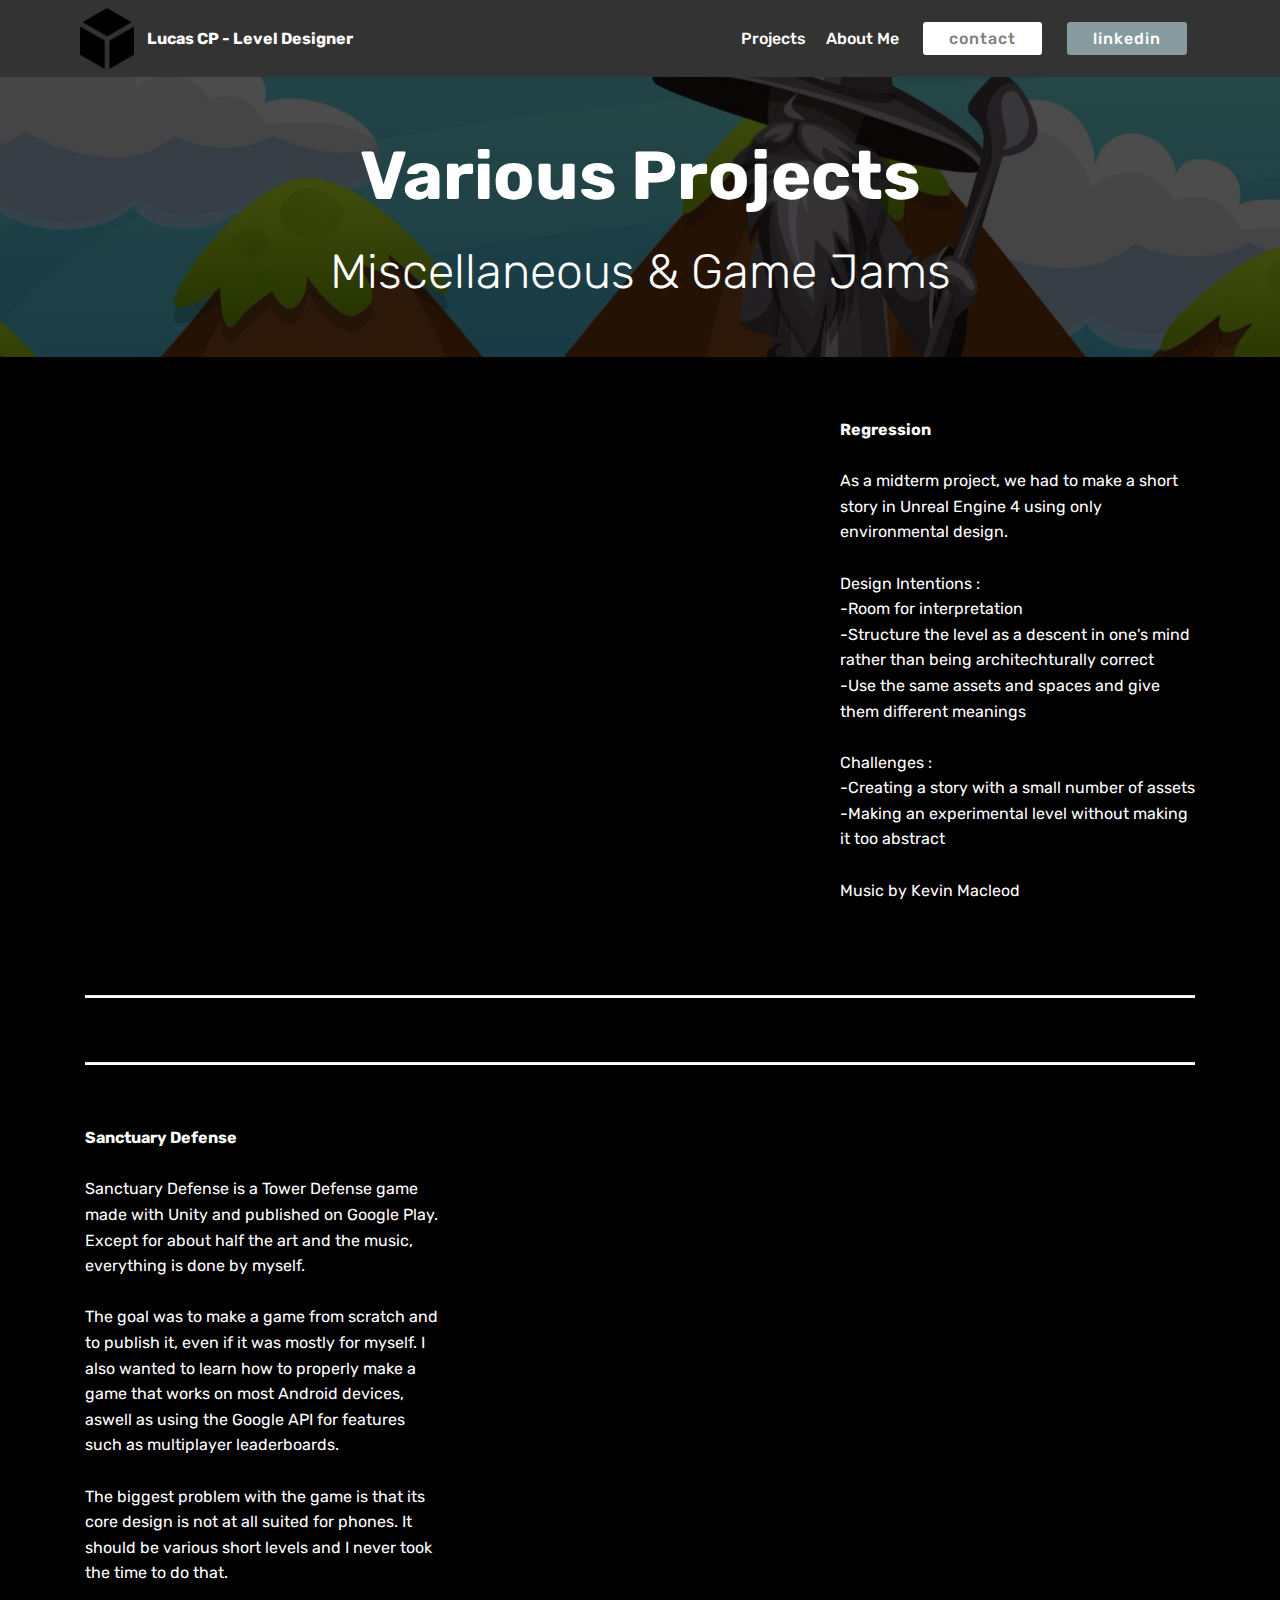
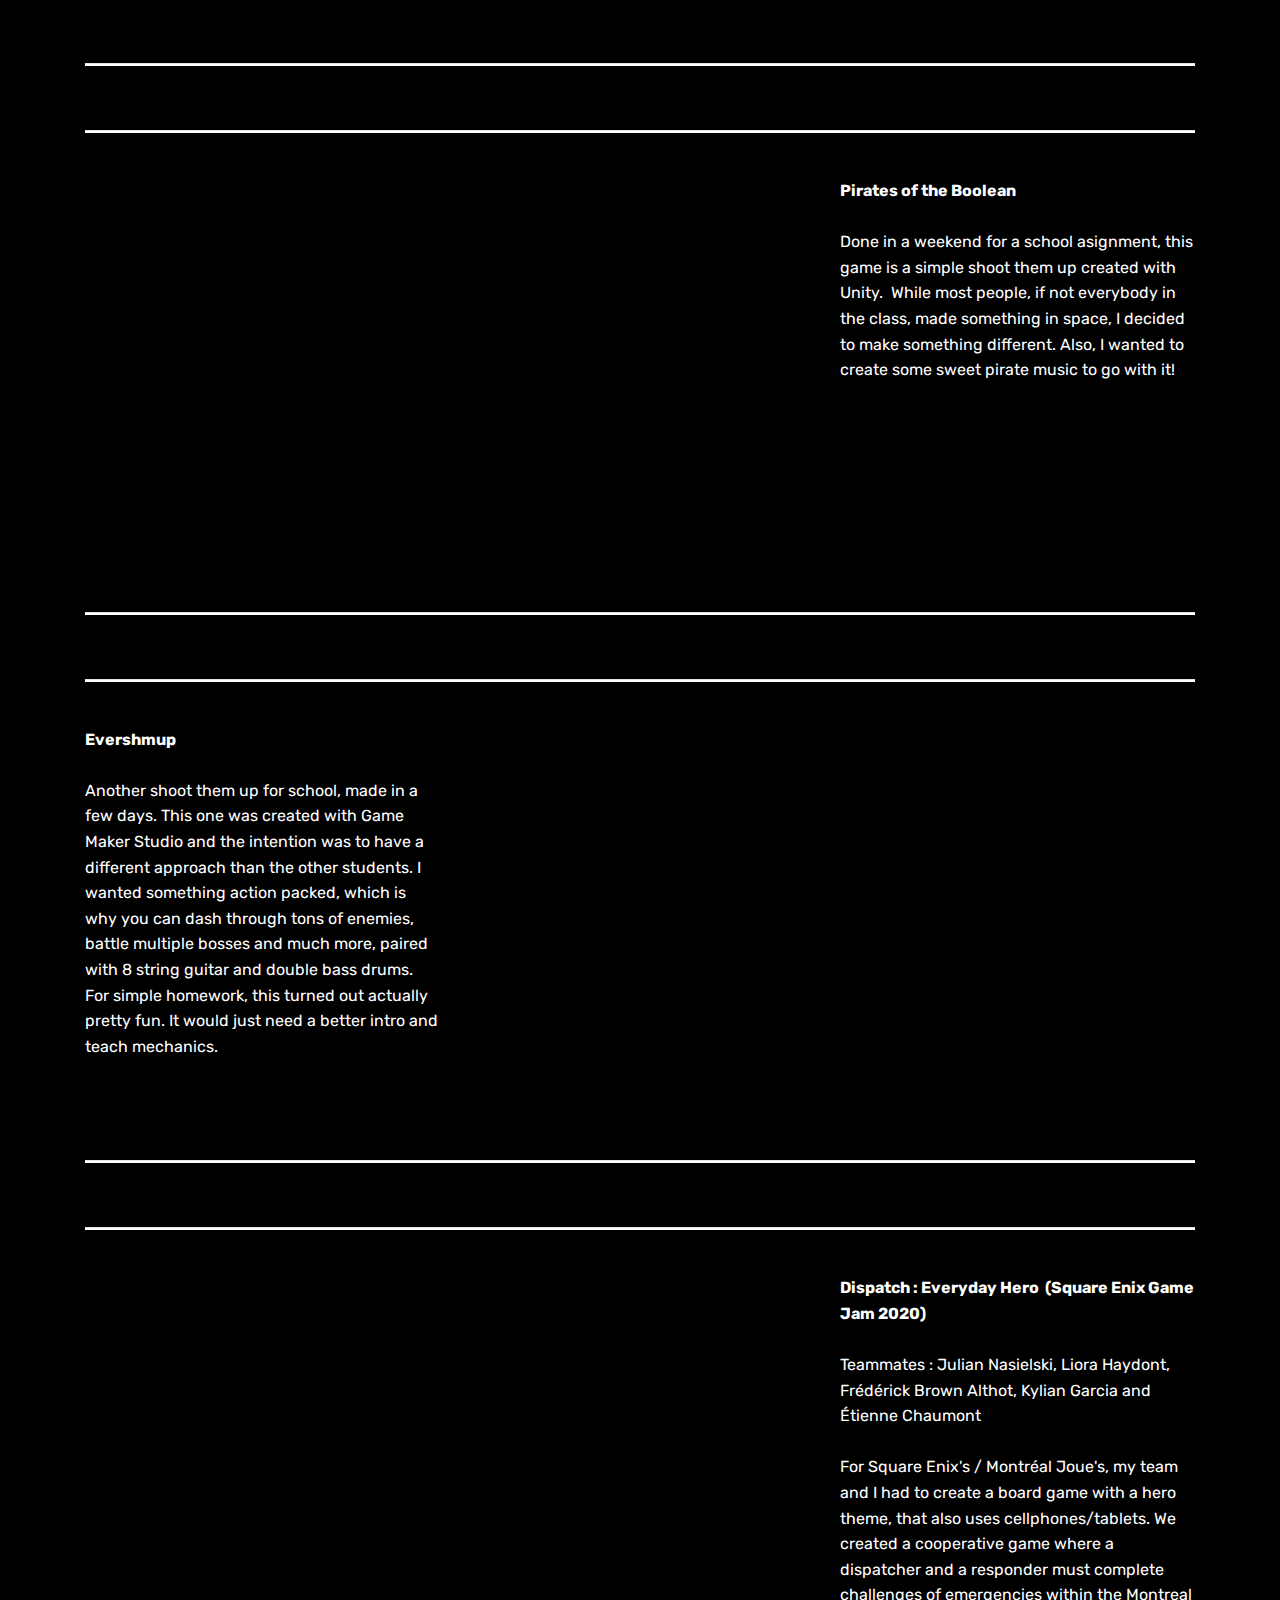
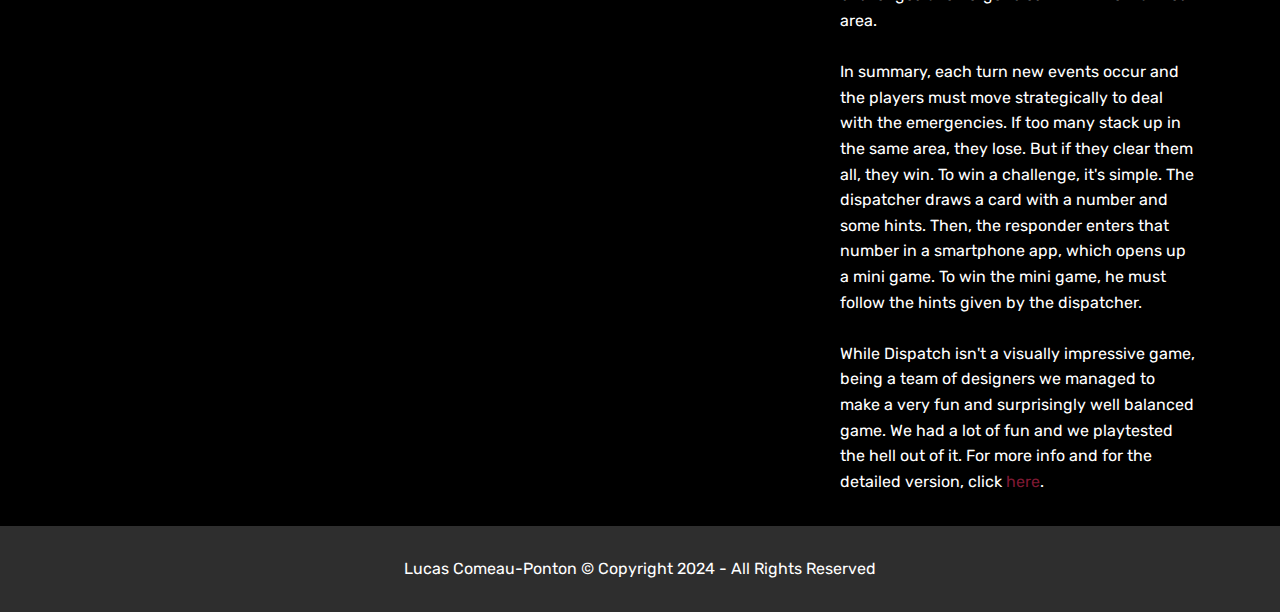
<file: various.html>
<!DOCTYPE html>
<html  >
<head>
  <!-- Site made with Mobirise Website Builder v4.12.4, https://mobirise.com -->
  <meta charset="UTF-8">
  <meta http-equiv="X-UA-Compatible" content="IE=edge">
  <meta name="generator" content="Mobirise v4.12.4, mobirise.com">
  <meta name="viewport" content="width=device-width, initial-scale=1, minimum-scale=1">
  <link rel="shortcut icon" href="assets/images/cube.png" type="image/x-icon">
  <meta name="description" content="Various Projects ">
  
  
  <title>Various Projects - Lucas CP Portfolio</title>
  <link rel="stylesheet" href="assets/web/assets/mobirise-icons/mobirise-icons.css">
  <link rel="stylesheet" href="assets/bootstrap/css/bootstrap.min.css">
  <link rel="stylesheet" href="assets/bootstrap/css/bootstrap-grid.min.css">
  <link rel="stylesheet" href="assets/bootstrap/css/bootstrap-reboot.min.css">
  <link rel="stylesheet" href="assets/tether/tether.min.css">
  <link rel="stylesheet" href="assets/dropdown/css/style.css">
  <link rel="stylesheet" href="assets/theme/css/style.css">
  <link rel="preload" as="style" href="assets/mobirise/css/mbr-additional.css"><link rel="stylesheet" href="assets/mobirise/css/mbr-additional.css" type="text/css">
  
  
  
</head>
<body>
  <section class="menu cid-sbbO6MJ8v1" once="menu" id="menu1-67">

    

    <nav class="navbar navbar-expand beta-menu navbar-dropdown align-items-center navbar-fixed-top navbar-toggleable-sm">
        <button class="navbar-toggler navbar-toggler-right" type="button" data-toggle="collapse" data-target="#navbarSupportedContent" aria-controls="navbarSupportedContent" aria-expanded="false" aria-label="Toggle navigation">
            <div class="hamburger">
                <span></span>
                <span></span>
                <span></span>
                <span></span>
            </div>
        </button>
        <div class="menu-logo">
            <div class="navbar-brand">
                <span class="navbar-logo">
                    <a href="index.html">
                         <img src="assets/images/cube-1.png" alt="Mobirise" title="" style="height: 3.8rem;">
                    </a>
                </span>
                <span class="navbar-caption-wrap"><a class="navbar-caption text-white display-4" href="index.html">Lucas CP - Level Designer</a></span>
            </div>
        </div>
        <div class="collapse navbar-collapse" id="navbarSupportedContent">
            <ul class="navbar-nav nav-dropdown" data-app-modern-menu="true"><li class="nav-item">
                    <a class="nav-link link text-white text-primary display-4" href="index.html#header1-8k">
                        Projects</a>
                </li><li class="nav-item"><a class="nav-link link text-white display-4" href="about.html">
                        About Me</a></li></ul>
            <div class="navbar-buttons mbr-section-btn"><a class="btn btn-sm btn-white display-4" href="about.html#form1-16">contact</a> <a class="btn btn-sm btn-warning display-4" href="https://www.linkedin.com/in/lucas-comeau-ponton-0a5110b7/" target="_blank">linkedin</a></div>
        </div>
    </nav>
</section>

<section class="engine"><a href="https://mobirise.info/d">free site maker</a></section><section class="header1 cid-sbbO6KE3R5" id="header1-65">

    

    <div class="mbr-overlay" style="opacity: 0.7; background-color: rgb(0, 0, 0);">
    </div>

    <div class="container">
        <div class="row justify-content-md-center">
            <div class="mbr-white col-md-10">
                <h1 class="mbr-section-title align-center mbr-bold pb-3 mbr-fonts-style display-1">Various Projects</h1>
                <h3 class="mbr-section-subtitle align-center mbr-light pb-3 mbr-fonts-style display-2">Miscellaneous &amp; Game Jams</h3>
                
                
            </div>
        </div>
    </div>

</section>

<section class="header7 cid-tJAlrmVYNT" id="header7-8b">

    

    

    <div class="container">
        <div class="media-container-row">

            <div class="media-content align-right">
                
                <div class="mbr-section-text mbr-white pb-3">
                    <p class="mbr-text mbr-fonts-style display-7"><strong>Regression</strong><br><br>As a midterm project, we had to make a short story in Unreal Engine 4 using only environmental design.
<br>
<br>Design Intentions : 
<br>-Room for interpretation
<br>-Structure the level as a descent in one's mind rather than being architechturally correct
<br>-Use the same assets and spaces and give them different meanings
<br>
<br>Challenges : 
<br>-Creating a story with a small number of assets
<br> -Making an experimental level without making it too abstract
<br>
<br>Music by Kevin Macleod</p>
                </div>
                
            </div>

            <div class="mbr-figure" style="width: 200%;"><iframe class="mbr-embedded-video" src="https://www.youtube.com/embed/spRydJF6mIU?rel=0&amp;amp;showinfo=0&amp;autoplay=0&amp;loop=0" width="1280" height="720" frameborder="0" allowfullscreen></iframe></div>

        </div>
    </div>
</section>

<section class="mbr-section article content10 cid-tJAlqvtg2U" id="content10-8a">
    
     

    <div class="container">
        <div class="inner-container" style="width: 100%;">
            <hr class="line" style="width: 100%;">
            <div class="section-text align-center mbr-white mbr-fonts-style display-7"></div>
            <hr class="line" style="width: 100%;">
        </div>
    </div>
</section>

<section class="header7 cid-sbbO6NswY9" id="header7-68">

    

    

    <div class="container">
        <div class="media-container-row">

            <div class="media-content align-right">
                
                <div class="mbr-section-text mbr-white pb-3">
                    <p class="mbr-text mbr-fonts-style display-7"><strong>Sanctuary Defense</strong><br><br>Sanctuary Defense is a Tower Defense game made with Unity and published on Google Play. Except for about half the art and the music, everything is done by myself.<br><br>The goal was to make a game from scratch and to publish it, even if it was mostly for myself. I also wanted to learn how to properly make a game that works on most Android devices, aswell as using the Google API for features such as multiplayer leaderboards.<br><br>The biggest problem with the game is that its core design is not at all suited for phones. It should be various short levels and I never took the time to do that.</p>
                </div>
                
            </div>

            <div class="mbr-figure" style="width: 200%;"><iframe class="mbr-embedded-video" src="https://www.youtube.com/embed/QtVEse79r-k?rel=0&amp;amp;showinfo=0&amp;autoplay=0&amp;loop=0" width="1280" height="720" frameborder="0" allowfullscreen></iframe></div>

        </div>
    </div>
</section>

<section class="mbr-section article content10 cid-sbbO6OiQUW" id="content10-69">
    
     

    <div class="container">
        <div class="inner-container" style="width: 100%;">
            <hr class="line" style="width: 100%;">
            <div class="section-text align-center mbr-white mbr-fonts-style display-7"></div>
            <hr class="line" style="width: 100%;">
        </div>
    </div>
</section>

<section class="header7 cid-sbgrALmVva" id="header7-6k">

    

    

    <div class="container">
        <div class="media-container-row">

            <div class="media-content align-right">
                
                <div class="mbr-section-text mbr-white pb-3">
                    <p class="mbr-text mbr-fonts-style display-7"><strong>Pirates of the Boolean</strong><br><br>Done in a weekend for a school asignment, this game is a simple shoot them up created with Unity. &nbsp;While most people, if not everybody in the class, made something in space, I decided to make something different. Also, I wanted to create some sweet pirate music to go with it!<br></p>
                </div>
                
            </div>

            <div class="mbr-figure" style="width: 200%;"><iframe class="mbr-embedded-video" src="https://www.youtube.com/embed/Ul3uAoiEXFQ?rel=0&amp;amp;showinfo=0&amp;autoplay=0&amp;loop=0" width="1280" height="720" frameborder="0" allowfullscreen></iframe></div>

        </div>
    </div>
</section>

<section class="mbr-section article content10 cid-sbgtMMUQyr" id="content10-6l">
    
     

    <div class="container">
        <div class="inner-container" style="width: 100%;">
            <hr class="line" style="width: 100%;">
            <div class="section-text align-center mbr-white mbr-fonts-style display-7"></div>
            <hr class="line" style="width: 100%;">
        </div>
    </div>
</section>

<section class="header7 cid-sbgtP30pIH" id="header7-6m">

    

    

    <div class="container">
        <div class="media-container-row">

            <div class="media-content align-right">
                
                <div class="mbr-section-text mbr-white pb-3">
                    <p class="mbr-text mbr-fonts-style display-7"><strong>Evershmup</strong><br><br>Another shoot them up for school, made in a few days. This one was created with Game Maker Studio and the intention was to have a different approach than the other students. I wanted something action packed, which is why you can dash through tons of enemies, battle multiple bosses and much more, paired with 8 string guitar and double bass drums. For simple homework, this turned out actually pretty fun. It would just need a better intro and teach mechanics.<br></p>
                </div>
                
            </div>

            <div class="mbr-figure" style="width: 200%;"><iframe class="mbr-embedded-video" src="https://www.youtube.com/embed/d2RZl_z5FKk?rel=0&amp;amp;showinfo=0&amp;autoplay=0&amp;loop=0" width="1280" height="720" frameborder="0" allowfullscreen></iframe></div>

        </div>
    </div>
</section>

<section class="mbr-section article content10 cid-sbgydINIM2" id="content10-6n">
    
     

    <div class="container">
        <div class="inner-container" style="width: 100%;">
            <hr class="line" style="width: 100%;">
            <div class="section-text align-center mbr-white mbr-fonts-style display-7"></div>
            <hr class="line" style="width: 100%;">
        </div>
    </div>
</section>

<section class="header7 cid-sbkNJtz085" id="header7-6q">

    

    

    <div class="container">
        <div class="media-container-row">

            <div class="media-content align-right">
                
                <div class="mbr-section-text mbr-white pb-3">
                    <p class="mbr-text mbr-fonts-style display-7"><strong>Dispatch : Everyday Hero &nbsp;(Square Enix Game Jam 2020)</strong><br><br>Teammates : Julian Nasielski, Liora Haydont, Frédérick Brown Althot, Kylian Garcia and Étienne Chaumont<br><br>For Square Enix's / Montréal Joue's, my team and I had to create a board game with a hero theme, that also uses cellphones/tablets. We created a cooperative game where a dispatcher and a responder must complete challenges of emergencies within the Montreal area. <br><br>In summary, each turn new events occur and the players must move strategically to deal with the emergencies. If too many stack up in the same area, they lose. But if they clear them all, they win. To win a challenge, it's simple. The dispatcher draws a card with a number and some hints. Then, the responder enters that number in a smartphone app, which opens up a mini game. To win the mini game, he must follow the hints given by the dispatcher.<br><br>While Dispatch isn't a visually impressive game, being a team of designers we managed to make a very fun and surprisingly well balanced game. We had a lot of fun and we playtested the hell out of it. For more info and for the detailed version, click <a href="https://jobangles.itch.io/dispatch-heros-du-quotidien?fbclid=IwAR0iVaG26U1pU1emL3LAv6Sz13WozUTScLUMApGM46mYjXafPb3aub9PMMI">here</a>.<br></p>
                </div>
                
            </div>

            <div class="mbr-figure" style="width: 200%;"><iframe class="mbr-embedded-video" src="https://www.youtube.com/embed/vuUwCNo5e4Y?rel=0&amp;amp;showinfo=0&amp;autoplay=0&amp;loop=0" width="1280" height="720" frameborder="0" allowfullscreen></iframe></div>

        </div>
    </div>
</section>

<section once="footers" class="cid-sbbO6PZgRL" id="footer6-6b">

    

    

    <div class="container">
        <div class="media-container-row align-center mbr-white">
            <div class="col-12">
                <p class="mbr-text mb-0 mbr-fonts-style display-7">
                     Lucas Comeau-Ponton © Copyright 2024 - All Rights Reserved
                </p>
            </div>
        </div>
    </div>
</section>


  <script src="assets/web/assets/jquery/jquery.min.js"></script>
  <script src="assets/popper/popper.min.js"></script>
  <script src="assets/bootstrap/js/bootstrap.min.js"></script>
  <script src="assets/tether/tether.min.js"></script>
  <script src="assets/smoothscroll/smooth-scroll.js"></script>
  <script src="assets/dropdown/js/nav-dropdown.js"></script>
  <script src="assets/dropdown/js/navbar-dropdown.js"></script>
  <script src="assets/touchswipe/jquery.touch-swipe.min.js"></script>
  <script src="assets/theme/js/script.js"></script>
  
  
</body>
</html>
</file>
<file: assets/web/assets/mobirise-icons/mobirise-icons.css>
@font-face {
  font-family: 'MobiriseIcons';
  src:  url('mobirise-icons.eot?spat4u');
  src:  url('mobirise-icons.eot?spat4u#iefix') format('embedded-opentype'),
    url('mobirise-icons.ttf?spat4u') format('truetype'),
    url('mobirise-icons.woff?spat4u') format('woff'),
    url('mobirise-icons.svg?spat4u#MobiriseIcons') format('svg');
  font-weight: normal;
  font-style: normal;
  font-display: swap;
}

[class^="mbri-"], [class*=" mbri-"] {
  /* use !important to prevent issues with browser extensions that change fonts */
  font-family: MobiriseIcons !important;
  speak: none;
  font-style: normal;
  font-weight: normal;
  font-variant: normal;
  text-transform: none;
  line-height: 1;

  /* Better Font Rendering =========== */
  -webkit-font-smoothing: antialiased;
  -moz-osx-font-smoothing: grayscale;
}

.mbri-add-submenu:before {
  content: "\e900";
}
.mbri-alert:before {
  content: "\e901";
}
.mbri-align-center:before {
  content: "\e902";
}
.mbri-align-justify:before {
  content: "\e903";
}
.mbri-align-left:before {
  content: "\e904";
}
.mbri-align-right:before {
  content: "\e905";
}
.mbri-android:before {
  content: "\e906";
}
.mbri-apple:before {
  content: "\e907";
}
.mbri-arrow-down:before {
  content: "\e908";
}
.mbri-arrow-next:before {
  content: "\e909";
}
.mbri-arrow-prev:before {
  content: "\e90a";
}
.mbri-arrow-up:before {
  content: "\e90b";
}
.mbri-bold:before {
  content: "\e90c";
}
.mbri-bookmark:before {
  content: "\e90d";
}
.mbri-bootstrap:before {
  content: "\e90e";
}
.mbri-briefcase:before {
  content: "\e90f";
}
.mbri-browse:before {
  content: "\e910";
}
.mbri-bulleted-list:before {
  content: "\e911";
}
.mbri-calendar:before {
  content: "\e912";
}
.mbri-camera:before {
  content: "\e913";
}
.mbri-cart-add:before {
  content: "\e914";
}
.mbri-cart-full:before {
  content: "\e915";
}
.mbri-cash:before {
  content: "\e916";
}
.mbri-change-style:before {
  content: "\e917";
}
.mbri-chat:before {
  content: "\e918";
}
.mbri-clock:before {
  content: "\e919";
}
.mbri-close:before {
  content: "\e91a";
}
.mbri-cloud:before {
  content: "\e91b";
}
.mbri-code:before {
  content: "\e91c";
}
.mbri-contact-form:before {
  content: "\e91d";
}
.mbri-credit-card:before {
  content: "\e91e";
}
.mbri-cursor-click:before {
  content: "\e91f";
}
.mbri-cust-feedback:before {
  content: "\e920";
}
.mbri-database:before {
  content: "\e921";
}
.mbri-delivery:before {
  content: "\e922";
}
.mbri-desktop:before {
  content: "\e923";
}
.mbri-devices:before {
  content: "\e924";
}
.mbri-down:before {
  content: "\e925";
}
.mbri-download:before {
  content: "\e989";
}
.mbri-drag-n-drop:before {
  content: "\e927";
}
.mbri-drag-n-drop2:before {
  content: "\e928";
}
.mbri-edit:before {
  content: "\e929";
}
.mbri-edit2:before {
  content: "\e92a";
}
.mbri-error:before {
  content: "\e92b";
}
.mbri-extension:before {
  content: "\e92c";
}
.mbri-features:before {
  content: "\e92d";
}
.mbri-file:before {
  content: "\e92e";
}
.mbri-flag:before {
  content: "\e92f";
}
.mbri-folder:before {
  content: "\e930";
}
.mbri-gift:before {
  content: "\e931";
}
.mbri-github:before {
  content: "\e932";
}
.mbri-globe:before {
  content: "\e933";
}
.mbri-globe-2:before {
  content: "\e934";
}
.mbri-growing-chart:before {
  content: "\e935";
}
.mbri-hearth:before {
  content: "\e936";
}
.mbri-help:before {
  content: "\e937";
}
.mbri-home:before {
  content: "\e938";
}
.mbri-hot-cup:before {
  content: "\e939";
}
.mbri-idea:before {
  content: "\e93a";
}
.mbri-image-gallery:before {
  content: "\e93b";
}
.mbri-image-slider:before {
  content: "\e93c";
}
.mbri-info:before {
  content: "\e93d";
}
.mbri-italic:before {
  content: "\e93e";
}
.mbri-key:before {
  content: "\e93f";
}
.mbri-laptop:before {
  content: "\e940";
}
.mbri-layers:before {
  content: "\e941";
}
.mbri-left-right:before {
  content: "\e942";
}
.mbri-left:before {
  content: "\e943";
}
.mbri-letter:before {
  content: "\e944";
}
.mbri-like:before {
  content: "\e945";
}
.mbri-link:before {
  content: "\e946";
}
.mbri-lock:before {
  content: "\e947";
}
.mbri-login:before {
  content: "\e948";
}
.mbri-logout:before {
  content: "\e949";
}
.mbri-magic-stick:before {
  content: "\e94a";
}
.mbri-map-pin:before {
  content: "\e94b";
}
.mbri-menu:before {
  content: "\e94c";
}
.mbri-mobile:before {
  content: "\e94d";
}
.mbri-mobile2:before {
  content: "\e94e";
}
.mbri-mobirise:before {
  content: "\e94f";
}
.mbri-more-horizontal:before {
  content: "\e950";
}
.mbri-more-vertical:before {
  content: "\e951";
}
.mbri-music:before {
  content: "\e952";
}
.mbri-new-file:before {
  content: "\e953";
}
.mbri-numbered-list:before {
  content: "\e954";
}
.mbri-opened-folder:before {
  content: "\e955";
}
.mbri-pages:before {
  content: "\e956";
}
.mbri-paper-plane:before {
  content: "\e957";
}
.mbri-paperclip:before {
  content: "\e958";
}
.mbri-photo:before {
  content: "\e959";
}
.mbri-photos:before {
  content: "\e95a";
}
.mbri-pin:before {
  content: "\e95b";
}
.mbri-play:before {
  content: "\e95c";
}
.mbri-plus:before {
  content: "\e95d";
}
.mbri-preview:before {
  content: "\e95e";
}
.mbri-print:before {
  content: "\e95f";
}
.mbri-protect:before {
  content: "\e960";
}
.mbri-question:before {
  content: "\e961";
}
.mbri-quote-left:before {
  content: "\e962";
}
.mbri-quote-right:before {
  content: "\e963";
}
.mbri-refresh:before {
  content: "\e964";
}
.mbri-responsive:before {
  content: "\e965";
}
.mbri-right:before {
  content: "\e966";
}
.mbri-rocket:before {
  content: "\e967";
}
.mbri-sad-face:before {
  content: "\e968";
}
.mbri-sale:before {
  content: "\e969";
}
.mbri-save:before {
  content: "\e96a";
}
.mbri-search:before {
  content: "\e96b";
}
.mbri-setting:before {
  content: "\e96c";
}
.mbri-setting2:before {
  content: "\e96d";
}
.mbri-setting3:before {
  content: "\e96e";
}
.mbri-share:before {
  content: "\e96f";
}
.mbri-shopping-bag:before {
  content: "\e970";
}
.mbri-shopping-basket:before {
  content: "\e971";
}
.mbri-shopping-cart:before {
  content: "\e972";
}
.mbri-sites:before {
  content: "\e973";
}
.mbri-smile-face:before {
  content: "\e974";
}
.mbri-speed:before {
  content: "\e975";
}
.mbri-star:before {
  content: "\e976";
}
.mbri-success:before {
  content: "\e977";
}
.mbri-sun:before {
  content: "\e978";
}
.mbri-sun2:before {
  content: "\e979";
}
.mbri-tablet:before {
  content: "\e97a";
}
.mbri-tablet-vertical:before {
  content: "\e97b";
}
.mbri-target:before {
  content: "\e97c";
}
.mbri-timer:before {
  content: "\e97d";
}
.mbri-to-ftp:before {
  content: "\e97e";
}
.mbri-to-local-drive:before {
  content: "\e97f";
}
.mbri-touch-swipe:before {
  content: "\e980";
}
.mbri-touch:before {
  content: "\e981";
}
.mbri-trash:before {
  content: "\e982";
}
.mbri-underline:before {
  content: "\e983";
}
.mbri-unlink:before {
  content: "\e984";
}
.mbri-unlock:before {
  content: "\e985";
}
.mbri-up-down:before {
  content: "\e986";
}
.mbri-up:before {
  content: "\e987";
}
.mbri-update:before {
  content: "\e988";
}
.mbri-upload:before {
 content: "\e926"; 
}
.mbri-user:before {
  content: "\e98a";
}
.mbri-user2:before {
  content: "\e98b";
}
.mbri-users:before {
  content: "\e98c";
}
.mbri-video:before {
  content: "\e98d";
}
.mbri-video-play:before {
  content: "\e98e";
}
.mbri-watch:before {
  content: "\e98f";
}
.mbri-website-theme:before {
  content: "\e990";
}
.mbri-wifi:before {
  content: "\e991";
}
.mbri-windows:before {
  content: "\e992";
}
.mbri-zoom-out:before {
  content: "\e993";
}
.mbri-redo:before {
  content: "\e994";
}
.mbri-undo:before {
  content: "\e995";
}
</file>
<file: assets/dropdown/css/style.css>
.navbar-dropdown {
  left: 0;
  padding: 0;
  position: absolute;
  right: 0;
  top: 0;
  transition: all 0.45s ease;
  z-index: 1030;
  background: #282828; }
  .navbar-dropdown .navbar-logo {
    margin-right: 0.8rem;
    transition: margin 0.3s ease-in-out;
    vertical-align: middle; }
    .navbar-dropdown .navbar-logo img {
      height: 3.125rem;
      transition: all 0.3s ease-in-out; }
    .navbar-dropdown .navbar-logo.mbr-iconfont {
      font-size: 3.125rem;
      line-height: 3.125rem; }
  .navbar-dropdown .navbar-caption {
    font-weight: 700;
    white-space: normal;
    vertical-align: -4px;
    line-height: 3.125rem !important; }
    .navbar-dropdown .navbar-caption, .navbar-dropdown .navbar-caption:hover {
      color: inherit;
      text-decoration: none; }
  .navbar-dropdown .mbr-iconfont + .navbar-caption {
    vertical-align: -1px; }
  .navbar-dropdown.navbar-fixed-top {
    position: fixed; }
  .navbar-dropdown .navbar-brand span {
    vertical-align: -4px; }
  .navbar-dropdown.bg-color.transparent {
    background: none; }
  .navbar-dropdown.navbar-short .navbar-brand {
    padding: 0.625rem 0; }
    .navbar-dropdown.navbar-short .navbar-brand span {
      vertical-align: -1px; }
  .navbar-dropdown.navbar-short .navbar-caption {
    line-height: 2.375rem !important;
    vertical-align: -2px; }
  .navbar-dropdown.navbar-short .navbar-logo {
    margin-right: 0.5rem; }
    .navbar-dropdown.navbar-short .navbar-logo img {
      height: 2.375rem; }
    .navbar-dropdown.navbar-short .navbar-logo.mbr-iconfont {
      font-size: 2.375rem;
      line-height: 2.375rem; }
  .navbar-dropdown.navbar-short .mbr-table-cell {
    height: 3.625rem; }
  .navbar-dropdown .navbar-close {
    left: 0.6875rem;
    position: fixed;
    top: 0.75rem;
    z-index: 1000; }
  .navbar-dropdown .hamburger-icon {
    content: "";
    display: inline-block;
    vertical-align: middle;
    width: 16px;
    -webkit-box-shadow: 0 -6px 0 1px #282828,0 0 0 1px #282828,0 6px 0 1px #282828;
    -moz-box-shadow: 0 -6px 0 1px #282828,0 0 0 1px #282828,0 6px 0 1px #282828;
    box-shadow: 0 -6px 0 1px #282828,0 0 0 1px #282828,0 6px 0 1px #282828; }

.dropdown-menu .dropdown-toggle[data-toggle="dropdown-submenu"]::after {
  border-bottom: 0.35em solid transparent;
  border-left: 0.35em solid;
  border-right: 0;
  border-top: 0.35em solid transparent;
  margin-left: 0.3rem; }

.dropdown-menu .dropdown-item:focus {
  outline: 0; }

.nav-dropdown {
  font-size: 0.75rem;
  font-weight: 500;
  height: auto !important; }
  .nav-dropdown .nav-btn {
    padding-left: 1rem; }
  .nav-dropdown .link {
    margin: .667em 1.667em;
    font-weight: 500;
    padding: 0;
    transition: color .2s ease-in-out; }
    .nav-dropdown .link.dropdown-toggle {
      margin-right: 2.583em; }
      .nav-dropdown .link.dropdown-toggle::after {
        margin-left: .25rem;
        border-top: 0.35em solid;
        border-right: 0.35em solid transparent;
        border-left: 0.35em solid transparent;
        border-bottom: 0; }
      .nav-dropdown .link.dropdown-toggle[aria-expanded="true"] {
        margin: 0;
        padding: 0.667em 3.263em  0.667em 1.667em; }
  .nav-dropdown .link::after,
  .nav-dropdown .dropdown-item::after {
    color: inherit; }
  .nav-dropdown .btn {
    font-size: 0.75rem;
    font-weight: 700;
    letter-spacing: 0;
    margin-bottom: 0;
    padding-left: 1.25rem;
    padding-right: 1.25rem; }
  .nav-dropdown .dropdown-menu {
    border-radius: 0;
    border: 0;
    left: 0;
    margin: 0;
    padding-bottom: 1.25rem;
    padding-top: 1.25rem;
    position: relative; }
  .nav-dropdown .dropdown-submenu {
    margin-left: 0.125rem;
    top: 0; }
  .nav-dropdown .dropdown-item {
    font-weight: 500;
    line-height: 2;
    padding: 0.3846em 4.615em 0.3846em 1.5385em;
    position: relative;
    transition: color .2s ease-in-out, background-color .2s ease-in-out; }
    .nav-dropdown .dropdown-item::after {
      margin-top: -0.3077em;
      position: absolute;
      right: 1.1538em;
      top: 50%; }
    .nav-dropdown .dropdown-item:focus, .nav-dropdown .dropdown-item:hover {
      background: none; }

@media (max-width: 767px) {
  .nav-dropdown.navbar-toggleable-sm {
    bottom: 0;
    display: none;
    left: 0;
    overflow-x: hidden;
    position: fixed;
    top: 0;
    transform: translateX(-100%);
    -ms-transform: translateX(-100%);
    -webkit-transform: translateX(-100%);
    width: 18.75rem;
    z-index: 999; } }
.nav-dropdown.navbar-toggleable-xl {
  bottom: 0;
  display: none;
  left: 0;
  overflow-x: hidden;
  position: fixed;
  top: 0;
  transform: translateX(-100%);
  -ms-transform: translateX(-100%);
  -webkit-transform: translateX(-100%);
  width: 18.75rem;
  z-index: 999; }

.nav-dropdown-sm {
  display: block !important;
  overflow-x: hidden;
  overflow: auto;
  padding-top: 3.875rem; }
  .nav-dropdown-sm::after {
    content: "";
    display: block;
    height: 3rem;
    width: 100%; }
  .nav-dropdown-sm.collapse.in ~ .navbar-close {
    display: block !important; }
  .nav-dropdown-sm.collapsing, .nav-dropdown-sm.collapse.in {
    transform: translateX(0);
    -ms-transform: translateX(0);
    -webkit-transform: translateX(0);
    transition: all 0.25s ease-out;
    -webkit-transition: all 0.25s ease-out;
    background: #282828; }
  .nav-dropdown-sm.collapsing[aria-expanded="false"] {
    transform: translateX(-100%);
    -ms-transform: translateX(-100%);
    -webkit-transform: translateX(-100%); }
  .nav-dropdown-sm .nav-item {
    display: block;
    margin-left: 0 !important;
    padding-left: 0; }
  .nav-dropdown-sm .link,
  .nav-dropdown-sm .dropdown-item {
    border-top: 1px dotted rgba(255, 255, 255, 0.1);
    font-size: 0.8125rem;
    line-height: 1.6;
    margin: 0 !important;
    padding: 0.875rem 2.4rem 0.875rem 1.5625rem !important;
    position: relative;
    white-space: normal; }
    .nav-dropdown-sm .link:focus, .nav-dropdown-sm .link:hover,
    .nav-dropdown-sm .dropdown-item:focus,
    .nav-dropdown-sm .dropdown-item:hover {
      background: rgba(0, 0, 0, 0.2) !important;
      color: #c0a375; }
  .nav-dropdown-sm .nav-btn {
    position: relative;
    padding: 1.5625rem 1.5625rem 0 1.5625rem; }
    .nav-dropdown-sm .nav-btn::before {
      border-top: 1px dotted rgba(255, 255, 255, 0.1);
      content: "";
      left: 0;
      position: absolute;
      top: 0;
      width: 100%; }
    .nav-dropdown-sm .nav-btn + .nav-btn {
      padding-top: 0.625rem; }
      .nav-dropdown-sm .nav-btn + .nav-btn::before {
        display: none; }
  .nav-dropdown-sm .btn {
    padding: 0.625rem 0; }
  .nav-dropdown-sm .dropdown-toggle[data-toggle="dropdown-submenu"]::after {
    margin-left: .25rem;
    border-top: 0.35em solid;
    border-right: 0.35em solid transparent;
    border-left: 0.35em solid transparent;
    border-bottom: 0; }
  .nav-dropdown-sm .dropdown-toggle[data-toggle="dropdown-submenu"][aria-expanded="true"]::after {
    border-top: 0;
    border-right: 0.35em solid transparent;
    border-left: 0.35em solid transparent;
    border-bottom: 0.35em solid; }
  .nav-dropdown-sm .dropdown-menu {
    margin: 0;
    padding: 0;
    position: relative;
    top: 0;
    left: 0;
    width: 100%;
    border: 0;
    float: none;
    border-radius: 0;
    background: none; }
  .nav-dropdown-sm .dropdown-submenu {
    left: 100%;
    margin-left: 0.125rem;
    margin-top: -1.25rem;
    top: 0; }

.navbar-toggleable-sm .nav-dropdown .dropdown-menu {
  position: absolute; }

.navbar-toggleable-sm .nav-dropdown .dropdown-submenu {
  left: 100%;
  margin-left: 0.125rem;
  margin-top: -1.25rem;
  top: 0; }

.navbar-toggleable-sm.opened .nav-dropdown .dropdown-menu {
  position: relative; }

.navbar-toggleable-sm.opened .nav-dropdown .dropdown-submenu {
  left: 0;
  margin-left: 00rem;
  margin-top: 0rem;
  top: 0; }

.is-builder .nav-dropdown.collapsing {
  transition: none !important; }

/*# sourceMappingURL=style.css.map */
</file>
<file: assets/theme/css/style.css>
/*!
 * Mobirise v4 theme (https://mobirise.com/)
 * Copyright 2017 Mobirise
 */
section {
  background-color: #eeeeee;
}

.form-control:focus {
  box-shadow: none;
}

:focus {
  outline: none;
}

body {
  font-style: normal;
  line-height: 1.5;
}

section,
.container,
.container-fluid {
  position: relative;
  word-wrap: break-word;
}

a.mbr-iconfont:hover {
  text-decoration: none;
}

.article .lead p,
.article .lead ul,
.article .lead ol,
.article .lead pre,
.article .lead blockquote {
  margin-bottom: 0;
}

ul,
ol,
pre,
blockquote {
  margin-bottom: 2.3125rem;
}

pre {
  background: #f4f4f4;
  padding: 10px 24px;
  white-space: pre-wrap;
}

.inactive {
  -webkit-user-select: none;
  -moz-user-select: none;
  -ms-user-select: none;
  user-select: none;
  pointer-events: none;
  -webkit-user-drag: none;
  user-drag: none;
}

.mbr-section__comments .row {
  justify-content: center;
  -webkit-justify-content: center;
}

a {
  font-style: normal;
  font-weight: 400;
  cursor: pointer;
}

a, a:hover {
  text-decoration: none;
}

figure {
  margin-bottom: 0;
}

body {
  color: #232323;
}

h1,
h2,
h3,
h4,
h5,
h6,
.h1,
.h2,
.h3,
.h4,
.h5,
.h6,
.display-1,
.display-2,
.display-3,
.display-4 {
  line-height: 1;
  word-break: break-word;
  word-wrap: break-word;
}

.mbr-section-title {
  font-style: normal;
  line-height: 1.2;
}

.mbr-section-subtitle {
  line-height: 1.3;
}

.mbr-text {
  font-style: normal;
  line-height: 1.6;
}

b,
strong {
  font-weight: bold;
}

blockquote {
  padding: 10px 0 10px 20px;
  position: relative;
  border-left: 2px solid;
  border-color: #ff3366;
}

input:-webkit-autofill, input:-webkit-autofill:hover, input:-webkit-autofill:focus, input:-webkit-autofill:active {
  transition-delay: 9999s;
  transition-property: background-color, color;
}

textarea[type='hidden'] {
  display: none;
}

body {
  position: relative;
}

section {
  background-position: 50% 50%;
  background-repeat: no-repeat;
  background-size: cover;
}

section .mbr-background-video,
section .mbr-background-video-preview {
  position: absolute;
  bottom: 0;
  left: 0;
  right: 0;
  top: 0;
}

.hidden {
  visibility: hidden;
}

.mbr-z-index20 {
  z-index: 20;
}

/*! Base colors */
.mbr-white {
  color: #ffffff;
}

.mbr-black {
  color: #000000;
}

.mbr-bg-white {
  background-color: #ffffff;
}

.mbr-bg-black {
  background-color: #000000;
}

/*! Text-aligns */
.align-left {
  text-align: left;
}

.align-center {
  text-align: center;
}

.align-right {
  text-align: right;
}

@media (max-width: 767px) {
  .align-left,
  .align-center,
  .align-right,
  .mbr-section-btn,
  .mbr-section-title {
    text-align: center;
  }
}

/*! Font-weight  */
.mbr-light {
  font-weight: 300;
}

.mbr-regular {
  font-weight: 400;
}

.mbr-semibold {
  font-weight: 500;
}

.mbr-bold {
  font-weight: 700;
}

/*! Media  */
.media-size-item {
  -moz-flex: 1 1 auto;
  -o-flex: 1 1 auto;
  flex: 1 1 auto;
}

.media-content {
  flex-basis: 100%;
}

.media-container-row {
  display: flex;
  flex-direction: row;
  flex-wrap: wrap;
  justify-content: center;
  align-content: center;
  align-items: start;
}

.media-container-row .media-size-item {
  width: 400px;
}

.media-container-column {
  display: flex;
  flex-direction: column;
  flex-wrap: wrap;
  justify-content: center;
  align-content: center;
  align-items: stretch;
}

.media-container-column > * {
  width: 100%;
}

@media (min-width: 992px) {
  .media-container-row {
    flex-wrap: nowrap;
  }
}

figure {
  overflow: hidden;
}

figure[mbr-media-size] {
  transition: width 0.1s;
}

.mbr-figure img,
.mbr-figure iframe {
  display: block;
  width: 100%;
}

.card {
  background-color: transparent;
  border: none;
}

.card-box {
  width: 100%;
}

.card-img {
  text-align: center;
  flex-shrink: 0;
  -webkit-flex-shrink: 0;
}

.media {
  max-width: 100%;
  margin: 0 auto;
}

.mbr-figure {
  -ms-grid-row-align: center;
  align-self: center;
}

.media-container > div {
  max-width: 100%;
}

.mbr-figure img,
.card-img img {
  width: 100%;
}

@media (max-width: 991px) {
  .media-size-item {
    width: auto !important;
  }
  .media {
    width: auto;
  }
  .mbr-figure {
    width: 100% !important;
  }
}

/*! Buttons */
.btn {
  font-weight: 500;
  border-width: 2px;
  font-style: normal;
  letter-spacing: 1px;
  margin: .4rem .8rem;
  white-space: normal;
  transition: all .3s ease-in-out;
  display: inline-flex;
  align-items: center;
  justify-content: center;
  word-break: break-word;
  -webkit-align-items: center;
  -webkit-justify-content: center;
  display: -webkit-inline-flex;
}

.btn-sm {
  font-weight: 500;
  letter-spacing: 1px;
  transition: all .3s ease-in-out;
}

.btn-md {
  font-weight: 500;
  letter-spacing: 1px;
  margin: .4rem .8rem !important;
  transition: all .3s ease-in-out;
}

.btn-lg {
  font-weight: 500;
  letter-spacing: 1px;
  margin: .4rem .8rem !important;
  transition: all .3s ease-in-out;
}

.mbr-section-btn {
  margin-left: -0.25rem;
  margin-right: -0.25rem;
  font-size: 0;
}

nav .mbr-section-btn {
  margin-left: 0rem;
  margin-right: 0rem;
}

.btn-form {
  border-radius: 0;
}

.btn-form:hover {
  cursor: pointer;
}

/*! Btn icon margin */
.btn .mbr-iconfont,
.btn.btn-sm .mbr-iconfont {
  cursor: pointer;
  margin-right: 0.5rem;
}

.btn.btn-md .mbr-iconfont,
.btn.btn-md .mbr-iconfont {
  margin-right: 0.8rem;
}

.mbr-regular {
  font-weight: 400;
}

.mbr-semibold {
  font-weight: 500;
}

.mbr-bold {
  font-weight: 700;
}

[type='submit'] {
  -webkit-appearance: none;
}

/*! Full-screen */
.mbr-fullscreen .mbr-overlay {
  min-height: 100vh;
}

.mbr-fullscreen {
  display: flex;
  display: -moz-flex;
  display: -ms-flex;
  display: -o-flex;
  align-items: center;
  -webkit-align-items: center;
  min-height: 100vh;
  padding-top: 3rem;
  padding-bottom: 3rem;
}

/*! Map */
.map {
  height: 25rem;
  position: relative;
}

.map iframe {
  width: 100%;
  height: 100%;
}

.mbr-overlay {
  background-color: #000;
  bottom: 0;
  left: 0;
  opacity: .5;
  position: absolute;
  right: 0;
  top: 0;
  z-index: 0;
  pointer-events: none;
}

/* Form */
blockquote {
  font-style: italic;
  padding: 10px 0 10px 20px;
  font-size: 1.09rem;
  position: relative;
  border-width: 3px;
}

.form-control {
  background-color: #f5f5f5;
  box-shadow: none;
  color: #565656;
  line-height: 1.43;
  min-height: 3.5em;
  padding: 1.07em .5em;
}

.form-control, .form-control:focus {
  border: 1px solid #e8e8e8;
}

.form-active .form-control:invalid {
  border-color: red;
}

.form-control-label {
  position: relative;
  cursor: pointer;
  margin-bottom: .357em;
  padding: 0;
}

.alert {
  color: #ffffff;
  border-radius: 0;
  border: 0;
  font-size: .875rem;
  line-height: 1.5;
  margin-bottom: 1.875rem;
  padding: 1.25rem;
  position: relative;
}

.alert.alert-form::after {
  background-color: inherit;
  bottom: -7px;
  content: "";
  display: block;
  height: 14px;
  left: 50%;
  margin-left: -7px;
  position: absolute;
  transform: rotate(45deg);
  width: 14px;
  -webkit-transform: rotate(45deg);
}

.form-asterisk {
  font-family: initial;
  position: absolute;
  top: -2px;
  font-weight: normal;
}

/*! Scroll to top arrow */
#scrollToTop a i:before {
  content: '';
  position: absolute;
  height: 40%;
  top: 25%;
  background: #fff;
  width: 2px;
  left: calc(50% - 1px);
}

#scrollToTop a i:after {
  content: '';
  position: absolute;
  display: block;
  border-top: 2px solid #fff;
  border-right: 2px solid #fff;
  width: 40%;
  height: 40%;
  left: 30%;
  bottom: 30%;
  transform: rotate(135deg);
  -webkit-transform: rotate(135deg);
}

.mbr-arrow-up {
  bottom: 25px;
  right: 90px;
  position: fixed;
  text-align: right;
  z-index: 5000;
  color: #ffffff;
  font-size: 32px;
  transform: rotate(180deg);
  -webkit-transform: rotate(180deg);
}

.mbr-arrow-up a {
  background: rgba(0, 0, 0, 0.2);
  border-radius: 3px;
  color: #fff;
  display: inline-block;
  height: 60px;
  width: 60px;
  outline-style: none !important;
  position: relative;
  text-decoration: none;
  transition: all 0.3s ease-in-out;
  cursor: pointer;
  text-align: center;
}

.mbr-arrow-up a:hover {
  background-color: rgba(0, 0, 0, 0.4);
}

.mbr-arrow-up a i {
  line-height: 60px;
}

.mbr-arrow-up-icon {
  display: block;
  color: #fff;
}

.mbr-arrow-up-icon::before {
  content: '\203a';
  display: inline-block;
  font-family: serif;
  font-size: 32px;
  line-height: 1;
  font-style: normal;
  position: relative;
  top: 6px;
  left: -4px;
  -webkit-transform: rotate(-90deg);
  transform: rotate(-90deg);
}

/*! Arrow Down */
.mbr-arrow {
  position: absolute;
  bottom: 45px;
  left: 50%;
  width: 60px;
  height: 60px;
  cursor: pointer;
  background-color: rgba(80, 80, 80, 0.5);
  border-radius: 50%;
  -webkit-transform: translateX(-50%);
  transform: translateX(-50%);
}

.mbr-arrow > a {
  display: inline-block;
  text-decoration: none;
  outline-style: none;
  -webkit-animation: arrowdown 1.7s ease-in-out infinite;
  animation: arrowdown 1.7s ease-in-out infinite;
}

.mbr-arrow > a > i {
  position: absolute;
  top: -2px;
  left: 15px;
  font-size: 2rem;
}

@keyframes arrowdown {
  0% {
    transform: translateY(0px);
    -webkit-transform: translateY(0px);
  }
  50% {
    transform: translateY(-5px);
    -webkit-transform: translateY(-5px);
  }
  100% {
    transform: translateY(0px);
    -webkit-transform: translateY(0px);
  }
}

@-webkit-keyframes arrowdown {
  0% {
    transform: translateY(0px);
    -webkit-transform: translateY(0px);
  }
  50% {
    transform: translateY(-5px);
    -webkit-transform: translateY(-5px);
  }
  100% {
    transform: translateY(0px);
    -webkit-transform: translateY(0px);
  }
}

@media (max-width: 500px) {
  .mbr-arrow-up {
    left: 50%;
    right: auto;
    transform: translateX(-50%) rotate(180deg);
    -webkit-transform: translateX(-50%) rotate(180deg);
  }
}

/*Gradients animation*/
@keyframes gradient-animation {
  from {
    background-position: 0% 100%;
    -webkit-animation-timing-function: ease-in-out;
            animation-timing-function: ease-in-out;
  }
  to {
    background-position: 100% 0%;
    -webkit-animation-timing-function: ease-in-out;
            animation-timing-function: ease-in-out;
  }
}

@-webkit-keyframes gradient-animation {
  from {
    background-position: 0% 100%;
    -webkit-animation-timing-function: ease-in-out;
            animation-timing-function: ease-in-out;
  }
  to {
    background-position: 100% 0%;
    -webkit-animation-timing-function: ease-in-out;
            animation-timing-function: ease-in-out;
  }
}

.bg-gradient {
  background-size: 200% 200%;
  animation: gradient-animation 5s infinite alternate;
  -webkit-animation: gradient-animation 5s infinite alternate;
}

.menu .navbar-brand {
  display: -webkit-flex;
}

.menu .navbar-brand span {
  display: flex;
  display: -webkit-flex;
}

.menu .navbar-brand .navbar-caption-wrap {
  display: -webkit-flex;
}

.menu .navbar-brand .navbar-logo img {
  display: -webkit-flex;
}

@media (min-width: 768px) and (max-width: 1023px) {
  .menu .navbar-toggleable-sm .navbar-nav {
    display: -ms-flexbox;
  }
}

@media (max-width: 1023px) {
  .menu .navbar-collapse {
    max-height: 93.5vh;
  }
  .menu .navbar-collapse.show {
    overflow: auto;
  }
}

@media (min-width: 1024px) {
  .menu .navbar-nav.nav-dropdown {
    display: -webkit-flex;
  }
  .menu .navbar-toggleable-sm .navbar-collapse {
    display: -webkit-flex !important;
  }
  .menu .collapsed .navbar-collapse {
    max-height: 93.5vh;
  }
  .menu .collapsed .navbar-collapse.show {
    overflow: auto;
  }
}

@media (max-width: 767px) {
  .menu .navbar-collapse {
    max-height: 80vh;
  }
}

/* Others*/
.note-check a[data-value=Rubik] {
  font-style: normal;
}

.mbr-arrow a {
  color: #ffffff;
}

@media (max-width: 767px) {
  .mbr-arrow {
    display: none;
  }
}

.navbar {
  display: -webkit-flex;
  -webkit-flex-wrap: wrap;
  -webkit-align-items: center;
  -webkit-justify-content: space-between;
}

.navbar-collapse {
  -webkit-flex-basis: 100%;
  -webkit-flex-grow: 1;
  -webkit-align-items: center;
}

.nav-dropdown .link {
  padding: 0.667em 1.667em !important;
  margin: 0 !important;
}

.nav {
  display: -webkit-flex;
  -webkit-flex-wrap: wrap;
}

.row {
  display: -webkit-flex;
  -webkit-flex-wrap: wrap;
}

.justify-content-center {
  -webkit-justify-content: center;
}

.form-inline {
  display: -webkit-flex;
  -webkit-align-items: center;
}

.card-wrapper {
  -webkit-flex: 1;
}

.carousel-control {
  z-index: 10;
  display: -webkit-flex;
  -webkit-align-items: center;
  -webkit-justify-content: center;
}

.carousel-controls {
  display: -webkit-flex;
}

.media {
  display: -webkit-flex;
}

.form-group:focus {
  outline: none;
}

.jq-selectbox__select {
  padding: 1.07em 0.5em;
  position: absolute;
  top: 0;
  left: 0;
  width: 100%;
}

.jq-selectbox__dropdown {
  position: absolute;
  top: 100%;
  left: 0 !important;
  width: 100% !important;
}

.jq-selectbox__trigger-arrow {
  -webkit-transform: translateY(-50%);
          transform: translateY(-50%);
}

.jq-selectbox li {
  padding: 1.07em 0.5em;
}

input[type='range'] {
  padding-left: 0 !important;
  padding-right: 0 !important;
}

.modal-dialog,
.modal-content {
  height: 100%;
}

.modal-dialog .carousel-inner {
  height: calc(100vh - 1.75rem);
}

@media (max-width: 575px) {
  .modal-dialog .carousel-inner {
    height: calc(100vh - 1rem);
  }
}

.carousel-item {
  text-align: center;
}

.carousel-item img {
  margin: auto;
}

.navbar-toggler {
  align-self: flex-start;
  padding: 0.25rem 0.75rem;
  font-size: 1.25rem;
  line-height: 1;
  background: transparent;
  border: 1px solid transparent;
  border-radius: 0.25rem;
}

.navbar-toggler:focus,
.navbar-toggler:hover {
  text-decoration: none;
}

.navbar-toggler-icon {
  display: inline-block;
  width: 1.5em;
  height: 1.5em;
  vertical-align: middle;
  content: '';
  background: no-repeat center center;
  background-size: 100% 100%;
}

.navbar-toggler-left {
  position: absolute;
  left: 1rem;
}

.navbar-toggler-right {
  position: absolute;
  right: 1rem;
}

@media (max-width: 575px) {
  .navbar-toggleable .navbar-nav .dropdown-menu {
    position: static;
    float: none;
  }
  .navbar-toggleable > .container {
    padding-right: 0;
    padding-left: 0;
  }
}

@media (min-width: 576px) {
  .navbar-toggleable {
    flex-direction: row;
    flex-wrap: nowrap;
    align-items: center;
  }
  .navbar-toggleable .navbar-nav {
    flex-direction: row;
  }
  .navbar-toggleable .navbar-nav .nav-link {
    padding-right: 0.5rem;
    padding-left: 0.5rem;
  }
  .navbar-toggleable > .container {
    display: flex;
    flex-wrap: nowrap;
    align-items: center;
  }
  .navbar-toggleable .navbar-collapse {
    display: flex !important;
    width: 100%;
  }
  .navbar-toggleable .navbar-toggler {
    display: none;
  }
}

@media (max-width: 767px) {
  .navbar-toggleable-sm .navbar-nav .dropdown-menu {
    position: static;
    float: none;
  }
  .navbar-toggleable-sm > .container {
    padding-right: 0;
    padding-left: 0;
  }
}

@media (min-width: 768px) {
  .navbar-toggleable-sm {
    flex-direction: row;
    flex-wrap: nowrap;
    align-items: center;
  }
  .navbar-toggleable-sm .navbar-nav {
    flex-direction: row;
  }
  .navbar-toggleable-sm .navbar-nav .nav-link {
    padding-right: 0.5rem;
    padding-left: 0.5rem;
  }
  .navbar-toggleable-sm > .container {
    display: flex;
    flex-wrap: nowrap;
    align-items: center;
  }
  .navbar-toggleable-sm .navbar-collapse {
    display: none;
    width: 100%;
  }
  .navbar-toggleable-sm .navbar-toggler {
    display: none;
  }
}

@media (max-width: 1023px) {
  .navbar-toggleable-md .navbar-nav .dropdown-menu {
    position: static;
    float: none;
  }
  .navbar-toggleable-md > .container {
    padding-right: 0;
    padding-left: 0;
  }
}

@media (min-width: 1024px) {
  .navbar-toggleable-md {
    flex-direction: row;
    flex-wrap: nowrap;
    align-items: center;
  }
  .navbar-toggleable-md .navbar-nav {
    flex-direction: row;
  }
  .navbar-toggleable-md .navbar-nav .nav-link {
    padding-right: 0.5rem;
    padding-left: 0.5rem;
  }
  .navbar-toggleable-md > .container {
    display: flex;
    flex-wrap: nowrap;
    align-items: center;
  }
  .navbar-toggleable-md .navbar-collapse {
    display: flex !important;
    width: 100%;
  }
  .navbar-toggleable-md .navbar-toggler {
    display: none;
  }
}

@media (max-width: 1199px) {
  .navbar-toggleable-lg .navbar-nav .dropdown-menu {
    position: static;
    float: none;
  }
  .navbar-toggleable-lg > .container {
    padding-right: 0;
    padding-left: 0;
  }
}

@media (min-width: 1200px) {
  .navbar-toggleable-lg {
    flex-direction: row;
    flex-wrap: nowrap;
    align-items: center;
  }
  .navbar-toggleable-lg .navbar-nav {
    flex-direction: row;
  }
  .navbar-toggleable-lg .navbar-nav .nav-link {
    padding-right: 0.5rem;
    padding-left: 0.5rem;
  }
  .navbar-toggleable-lg > .container {
    display: flex;
    flex-wrap: nowrap;
    align-items: center;
  }
  .navbar-toggleable-lg .navbar-collapse {
    display: flex !important;
    width: 100%;
  }
  .navbar-toggleable-lg .navbar-toggler {
    display: none;
  }
}

.navbar-toggleable-xl {
  flex-direction: row;
  flex-wrap: nowrap;
  align-items: center;
}

.navbar-toggleable-xl .navbar-nav .dropdown-menu {
  position: static;
  float: none;
}

.navbar-toggleable-xl > .container {
  padding-right: 0;
  padding-left: 0;
}

.navbar-toggleable-xl .navbar-nav {
  flex-direction: row;
}

.navbar-toggleable-xl .navbar-nav .nav-link {
  padding-right: 0.5rem;
  padding-left: 0.5rem;
}

.navbar-toggleable-xl > .container {
  display: flex;
  flex-wrap: nowrap;
  align-items: center;
}

.navbar-toggleable-xl .navbar-collapse {
  display: flex !important;
  width: 100%;
}

.navbar-toggleable-xl .navbar-toggler {
  display: none;
}

.card-img {
  width: auto;
}

.menu .navbar.collapsed:not(.beta-menu) {
  flex-direction: column;
}

.carousel-item.active,
.carousel-item-next,
.carousel-item-prev {
  display: flex;
}

.note-air-layout .dropup .dropdown-menu,
.note-air-layout .navbar-fixed-bottom .dropdown .dropdown-menu {
  bottom: initial !important;
}

html,
body {
  height: auto;
  min-height: 100vh;
}

.dropup .dropdown-toggle::after {
  display: none;
}
.engine {
	position: absolute;
	text-indent: -2400px;
	text-align: center;
	padding: 0;
	top: 0;
	left: -2400px;
}
</file>
<file: assets/mobirise/css/mbr-additional.css>
@import url(https://fonts.googleapis.com/css?family=Rubik:300,300i,400,400i,500,500i,700,700i,900,900i&display=swap);





body {
  font-family: Rubik;
}
.display-1 {
  font-family: 'Rubik', sans-serif;
  font-size: 4.25rem;
  font-display: swap;
}
.display-1 > .mbr-iconfont {
  font-size: 6.8rem;
}
.display-2 {
  font-family: 'Rubik', sans-serif;
  font-size: 3rem;
  font-display: swap;
}
.display-2 > .mbr-iconfont {
  font-size: 4.8rem;
}
.display-4 {
  font-family: 'Rubik', sans-serif;
  font-size: 1rem;
  font-display: swap;
}
.display-4 > .mbr-iconfont {
  font-size: 1.6rem;
}
.display-5 {
  font-family: 'Rubik', sans-serif;
  font-size: 1.5rem;
  font-display: swap;
}
.display-5 > .mbr-iconfont {
  font-size: 2.4rem;
}
.display-7 {
  font-family: 'Rubik', sans-serif;
  font-size: 1rem;
  font-display: swap;
}
.display-7 > .mbr-iconfont {
  font-size: 1.6rem;
}
/* ---- Fluid typography for mobile devices ---- */
/* 1.4 - font scale ratio ( bootstrap == 1.42857 ) */
/* 100vw - current viewport width */
/* (48 - 20)  48 == 48rem == 768px, 20 == 20rem == 320px(minimal supported viewport) */
/* 0.65 - min scale variable, may vary */
@media (max-width: 768px) {
  .display-1 {
    font-size: 3.4rem;
    font-size: calc( 2.1374999999999997rem + (4.25 - 2.1374999999999997) * ((100vw - 20rem) / (48 - 20)));
    line-height: calc( 1.4 * (2.1374999999999997rem + (4.25 - 2.1374999999999997) * ((100vw - 20rem) / (48 - 20))));
  }
  .display-2 {
    font-size: 2.4rem;
    font-size: calc( 1.7rem + (3 - 1.7) * ((100vw - 20rem) / (48 - 20)));
    line-height: calc( 1.4 * (1.7rem + (3 - 1.7) * ((100vw - 20rem) / (48 - 20))));
  }
  .display-4 {
    font-size: 0.8rem;
    font-size: calc( 1rem + (1 - 1) * ((100vw - 20rem) / (48 - 20)));
    line-height: calc( 1.4 * (1rem + (1 - 1) * ((100vw - 20rem) / (48 - 20))));
  }
  .display-5 {
    font-size: 1.2rem;
    font-size: calc( 1.175rem + (1.5 - 1.175) * ((100vw - 20rem) / (48 - 20)));
    line-height: calc( 1.4 * (1.175rem + (1.5 - 1.175) * ((100vw - 20rem) / (48 - 20))));
  }
}
/* Buttons */
.btn {
  padding: 1rem 3rem;
  border-radius: 3px;
}
.btn-sm {
  padding: 0.6rem 1.5rem;
  border-radius: 3px;
}
.btn-md {
  padding: 1rem 3rem;
  border-radius: 3px;
}
.btn-lg {
  padding: 1.2rem 3.2rem;
  border-radius: 3px;
}
.bg-primary {
  background-color: #7f1933 !important;
}
.bg-success {
  background-color: #f7ed4a !important;
}
.bg-info {
  background-color: #82786e !important;
}
.bg-warning {
  background-color: #879a9f !important;
}
.bg-danger {
  background-color: #b1a374 !important;
}
.btn-primary,
.btn-primary:active {
  background-color: #7f1933 !important;
  border-color: #7f1933 !important;
  color: #ffffff !important;
}
.btn-primary:hover,
.btn-primary:focus,
.btn-primary.focus,
.btn-primary.active {
  color: #ffffff !important;
  background-color: #3f0c19 !important;
  border-color: #3f0c19 !important;
}
.btn-primary.disabled,
.btn-primary:disabled {
  color: #ffffff !important;
  background-color: #3f0c19 !important;
  border-color: #3f0c19 !important;
}
.btn-secondary,
.btn-secondary:active {
  background-color: #ff3366 !important;
  border-color: #ff3366 !important;
  color: #ffffff !important;
}
.btn-secondary:hover,
.btn-secondary:focus,
.btn-secondary.focus,
.btn-secondary.active {
  color: #ffffff !important;
  background-color: #e50039 !important;
  border-color: #e50039 !important;
}
.btn-secondary.disabled,
.btn-secondary:disabled {
  color: #ffffff !important;
  background-color: #e50039 !important;
  border-color: #e50039 !important;
}
.btn-info,
.btn-info:active {
  background-color: #82786e !important;
  border-color: #82786e !important;
  color: #ffffff !important;
}
.btn-info:hover,
.btn-info:focus,
.btn-info.focus,
.btn-info.active {
  color: #ffffff !important;
  background-color: #59524b !important;
  border-color: #59524b !important;
}
.btn-info.disabled,
.btn-info:disabled {
  color: #ffffff !important;
  background-color: #59524b !important;
  border-color: #59524b !important;
}
.btn-success,
.btn-success:active {
  background-color: #f7ed4a !important;
  border-color: #f7ed4a !important;
  color: #3f3c03 !important;
}
.btn-success:hover,
.btn-success:focus,
.btn-success.focus,
.btn-success.active {
  color: #3f3c03 !important;
  background-color: #eadd0a !important;
  border-color: #eadd0a !important;
}
.btn-success.disabled,
.btn-success:disabled {
  color: #3f3c03 !important;
  background-color: #eadd0a !important;
  border-color: #eadd0a !important;
}
.btn-warning,
.btn-warning:active {
  background-color: #879a9f !important;
  border-color: #879a9f !important;
  color: #ffffff !important;
}
.btn-warning:hover,
.btn-warning:focus,
.btn-warning.focus,
.btn-warning.active {
  color: #ffffff !important;
  background-color: #617479 !important;
  border-color: #617479 !important;
}
.btn-warning.disabled,
.btn-warning:disabled {
  color: #ffffff !important;
  background-color: #617479 !important;
  border-color: #617479 !important;
}
.btn-danger,
.btn-danger:active {
  background-color: #b1a374 !important;
  border-color: #b1a374 !important;
  color: #ffffff !important;
}
.btn-danger:hover,
.btn-danger:focus,
.btn-danger.focus,
.btn-danger.active {
  color: #ffffff !important;
  background-color: #8b7d4e !important;
  border-color: #8b7d4e !important;
}
.btn-danger.disabled,
.btn-danger:disabled {
  color: #ffffff !important;
  background-color: #8b7d4e !important;
  border-color: #8b7d4e !important;
}
.btn-white {
  color: #333333 !important;
}
.btn-white,
.btn-white:active {
  background-color: #ffffff !important;
  border-color: #ffffff !important;
  color: #808080 !important;
}
.btn-white:hover,
.btn-white:focus,
.btn-white.focus,
.btn-white.active {
  color: #808080 !important;
  background-color: #d9d9d9 !important;
  border-color: #d9d9d9 !important;
}
.btn-white.disabled,
.btn-white:disabled {
  color: #808080 !important;
  background-color: #d9d9d9 !important;
  border-color: #d9d9d9 !important;
}
.btn-black,
.btn-black:active {
  background-color: #333333 !important;
  border-color: #333333 !important;
  color: #ffffff !important;
}
.btn-black:hover,
.btn-black:focus,
.btn-black.focus,
.btn-black.active {
  color: #ffffff !important;
  background-color: #0d0d0d !important;
  border-color: #0d0d0d !important;
}
.btn-black.disabled,
.btn-black:disabled {
  color: #ffffff !important;
  background-color: #0d0d0d !important;
  border-color: #0d0d0d !important;
}
.btn-primary-outline,
.btn-primary-outline:active {
  background: none;
  border-color: #2a0811;
  color: #2a0811;
}
.btn-primary-outline:hover,
.btn-primary-outline:focus,
.btn-primary-outline.focus,
.btn-primary-outline.active {
  color: #ffffff;
  background-color: #7f1933;
  border-color: #7f1933;
}
.btn-primary-outline.disabled,
.btn-primary-outline:disabled {
  color: #ffffff !important;
  background-color: #7f1933 !important;
  border-color: #7f1933 !important;
}
.btn-secondary-outline,
.btn-secondary-outline:active {
  background: none;
  border-color: #cc0033;
  color: #cc0033;
}
.btn-secondary-outline:hover,
.btn-secondary-outline:focus,
.btn-secondary-outline.focus,
.btn-secondary-outline.active {
  color: #ffffff;
  background-color: #ff3366;
  border-color: #ff3366;
}
.btn-secondary-outline.disabled,
.btn-secondary-outline:disabled {
  color: #ffffff !important;
  background-color: #ff3366 !important;
  border-color: #ff3366 !important;
}
.btn-info-outline,
.btn-info-outline:active {
  background: none;
  border-color: #4b453f;
  color: #4b453f;
}
.btn-info-outline:hover,
.btn-info-outline:focus,
.btn-info-outline.focus,
.btn-info-outline.active {
  color: #ffffff;
  background-color: #82786e;
  border-color: #82786e;
}
.btn-info-outline.disabled,
.btn-info-outline:disabled {
  color: #ffffff !important;
  background-color: #82786e !important;
  border-color: #82786e !important;
}
.btn-success-outline,
.btn-success-outline:active {
  background: none;
  border-color: #d2c609;
  color: #d2c609;
}
.btn-success-outline:hover,
.btn-success-outline:focus,
.btn-success-outline.focus,
.btn-success-outline.active {
  color: #3f3c03;
  background-color: #f7ed4a;
  border-color: #f7ed4a;
}
.btn-success-outline.disabled,
.btn-success-outline:disabled {
  color: #3f3c03 !important;
  background-color: #f7ed4a !important;
  border-color: #f7ed4a !important;
}
.btn-warning-outline,
.btn-warning-outline:active {
  background: none;
  border-color: #55666b;
  color: #55666b;
}
.btn-warning-outline:hover,
.btn-warning-outline:focus,
.btn-warning-outline.focus,
.btn-warning-outline.active {
  color: #ffffff;
  background-color: #879a9f;
  border-color: #879a9f;
}
.btn-warning-outline.disabled,
.btn-warning-outline:disabled {
  color: #ffffff !important;
  background-color: #879a9f !important;
  border-color: #879a9f !important;
}
.btn-danger-outline,
.btn-danger-outline:active {
  background: none;
  border-color: #7a6e45;
  color: #7a6e45;
}
.btn-danger-outline:hover,
.btn-danger-outline:focus,
.btn-danger-outline.focus,
.btn-danger-outline.active {
  color: #ffffff;
  background-color: #b1a374;
  border-color: #b1a374;
}
.btn-danger-outline.disabled,
.btn-danger-outline:disabled {
  color: #ffffff !important;
  background-color: #b1a374 !important;
  border-color: #b1a374 !important;
}
.btn-black-outline,
.btn-black-outline:active {
  background: none;
  border-color: #000000;
  color: #000000;
}
.btn-black-outline:hover,
.btn-black-outline:focus,
.btn-black-outline.focus,
.btn-black-outline.active {
  color: #ffffff;
  background-color: #333333;
  border-color: #333333;
}
.btn-black-outline.disabled,
.btn-black-outline:disabled {
  color: #ffffff !important;
  background-color: #333333 !important;
  border-color: #333333 !important;
}
.btn-white-outline,
.btn-white-outline:active,
.btn-white-outline.active {
  background: none;
  border-color: #ffffff;
  color: #ffffff;
}
.btn-white-outline:hover,
.btn-white-outline:focus,
.btn-white-outline.focus {
  color: #333333;
  background-color: #ffffff;
  border-color: #ffffff;
}
.text-primary {
  color: #7f1933 !important;
}
.text-secondary {
  color: #ff3366 !important;
}
.text-success {
  color: #f7ed4a !important;
}
.text-info {
  color: #82786e !important;
}
.text-warning {
  color: #879a9f !important;
}
.text-danger {
  color: #b1a374 !important;
}
.text-white {
  color: #ffffff !important;
}
.text-black {
  color: #000000 !important;
}
a.text-primary:hover,
a.text-primary:focus {
  color: #2a0811 !important;
}
a.text-secondary:hover,
a.text-secondary:focus {
  color: #cc0033 !important;
}
a.text-success:hover,
a.text-success:focus {
  color: #d2c609 !important;
}
a.text-info:hover,
a.text-info:focus {
  color: #4b453f !important;
}
a.text-warning:hover,
a.text-warning:focus {
  color: #55666b !important;
}
a.text-danger:hover,
a.text-danger:focus {
  color: #7a6e45 !important;
}
a.text-white:hover,
a.text-white:focus {
  color: #b3b3b3 !important;
}
a.text-black:hover,
a.text-black:focus {
  color: #4d4d4d !important;
}
.alert-success {
  background-color: #70c770;
}
.alert-info {
  background-color: #82786e;
}
.alert-warning {
  background-color: #879a9f;
}
.alert-danger {
  background-color: #b1a374;
}
.mbr-section-btn a.btn:not(.btn-form):hover,
.mbr-section-btn a.btn:not(.btn-form):focus {
  box-shadow: none !important;
}
.mbr-gallery-filter li.active .btn {
  background-color: #7f1933;
  border-color: #7f1933;
  color: #ffffff;
}
.mbr-gallery-filter li.active .btn:focus {
  box-shadow: none;
}
a,
a:hover {
  color: #7f1933;
}
.mbr-plan-header.bg-primary .mbr-plan-subtitle,
.mbr-plan-header.bg-primary .mbr-plan-price-desc {
  color: #d93e66;
}
.mbr-plan-header.bg-success .mbr-plan-subtitle,
.mbr-plan-header.bg-success .mbr-plan-price-desc {
  color: #ffffff;
}
.mbr-plan-header.bg-info .mbr-plan-subtitle,
.mbr-plan-header.bg-info .mbr-plan-price-desc {
  color: #beb8b2;
}
.mbr-plan-header.bg-warning .mbr-plan-subtitle,
.mbr-plan-header.bg-warning .mbr-plan-price-desc {
  color: #ced6d8;
}
.mbr-plan-header.bg-danger .mbr-plan-subtitle,
.mbr-plan-header.bg-danger .mbr-plan-price-desc {
  color: #dfd9c6;
}
/* Scroll to top button*/
.scrollToTop_wraper {
  display: none;
}
.form-control {
  font-family: 'Rubik', sans-serif;
  font-size: 1rem;
  font-display: swap;
}
.form-control > .mbr-iconfont {
  font-size: 1.6rem;
}
blockquote {
  border-color: #7f1933;
}
/* Forms */
.mbr-form .btn {
  margin: .4rem 0;
}
@media (max-width: 767px) {
  .btn {
    font-size: .75rem !important;
  }
  .btn .mbr-iconfont {
    font-size: 1rem !important;
  }
}
/* Footer */
.mbr-footer-content li::before,
.mbr-footer .mbr-contacts li::before {
  background: #7f1933;
}
.mbr-footer-content li a:hover,
.mbr-footer .mbr-contacts li a:hover {
  color: #7f1933;
}
/* Headers*/
@media screen and (-ms-high-contrast: active), (-ms-high-contrast: none) {
  .card-wrapper {
    flex: auto !important;
  }
}
.jq-selectbox li:hover,
.jq-selectbox li.selected {
  background-color: #7f1933;
  color: #ffffff;
}
.jq-selectbox .jq-selectbox__trigger-arrow,
.jq-number__spin.minus:after,
.jq-number__spin.plus:after {
  transition: 0.4s;
  border-top-color: currentColor;
  border-bottom-color: currentColor;
}
.jq-selectbox:hover .jq-selectbox__trigger-arrow,
.jq-number__spin.minus:hover:after,
.jq-number__spin.plus:hover:after {
  border-top-color: #7f1933;
  border-bottom-color: #7f1933;
}
.xdsoft_datetimepicker .xdsoft_calendar td.xdsoft_default,
.xdsoft_datetimepicker .xdsoft_calendar td.xdsoft_current,
.xdsoft_datetimepicker .xdsoft_timepicker .xdsoft_time_box > div > div.xdsoft_current {
  color: #ffffff !important;
  background-color: #7f1933 !important;
  box-shadow: none !important;
}
.xdsoft_datetimepicker .xdsoft_calendar td:hover,
.xdsoft_datetimepicker .xdsoft_timepicker .xdsoft_time_box > div > div:hover {
  color: #ffffff !important;
  background: #ff3366 !important;
  box-shadow: none !important;
}
.lazy-bg {
  background-image: none !important;
}
.lazy-placeholder:not(section),
.lazy-none {
  display: block;
  position: relative;
  padding-bottom: 56.25%;
}
iframe.lazy-placeholder,
.lazy-placeholder:after {
  content: '';
  position: absolute;
  width: 100px;
  height: 100px;
  background: transparent no-repeat center;
  background-size: contain;
  top: 50%;
  left: 50%;
  transform: translateX(-50%) translateY(-50%);
  background-image: url("data:image/svg+xml;charset=UTF-8,%3csvg width='32' height='32' viewBox='0 0 64 64' xmlns='http://www.w3.org/2000/svg' stroke='%237f1933' %3e%3cg fill='none' fill-rule='evenodd'%3e%3cg transform='translate(16 16)' stroke-width='2'%3e%3ccircle stroke-opacity='.5' cx='16' cy='16' r='16'/%3e%3cpath d='M32 16c0-9.94-8.06-16-16-16'%3e%3canimateTransform attributeName='transform' type='rotate' from='0 16 16' to='360 16 16' dur='1s' repeatCount='indefinite'/%3e%3c/path%3e%3c/g%3e%3c/g%3e%3c/svg%3e");
}
section.lazy-placeholder:after {
  opacity: 0.3;
}
.cid-rWFnMGT8um .navbar {
  padding: .5rem 0;
  background: #333333;
  transition: none;
  min-height: 77px;
}
.cid-rWFnMGT8um .navbar-dropdown.bg-color.transparent.opened {
  background: #333333;
}
.cid-rWFnMGT8um a {
  font-style: normal;
}
.cid-rWFnMGT8um .nav-item span {
  padding-right: 0.4em;
  line-height: 0.5em;
  vertical-align: text-bottom;
  position: relative;
  text-decoration: none;
}
.cid-rWFnMGT8um .nav-item a {
  display: -webkit-flex;
  align-items: center;
  justify-content: center;
  padding: 0.7rem 0 !important;
  margin: 0rem .65rem !important;
  -webkit-align-items: center;
  -webkit-justify-content: center;
}
.cid-rWFnMGT8um .nav-item:focus,
.cid-rWFnMGT8um .nav-link:focus {
  outline: none;
}
.cid-rWFnMGT8um .btn {
  padding: 0.4rem 1.5rem;
  display: -webkit-inline-flex;
  align-items: center;
  -webkit-align-items: center;
}
.cid-rWFnMGT8um .btn .mbr-iconfont {
  font-size: 1.6rem;
}
.cid-rWFnMGT8um .menu-logo {
  margin-right: auto;
}
.cid-rWFnMGT8um .menu-logo .navbar-brand {
  display: flex;
  margin-left: 5rem;
  padding: 0;
  transition: padding .2s;
  min-height: 3.8rem;
  -webkit-align-items: center;
  align-items: center;
}
.cid-rWFnMGT8um .menu-logo .navbar-brand .navbar-caption-wrap {
  display: flex;
  -webkit-align-items: center;
  align-items: center;
  word-break: break-word;
  min-width: 7rem;
  margin: .3rem 0;
}
.cid-rWFnMGT8um .menu-logo .navbar-brand .navbar-caption-wrap .navbar-caption {
  line-height: 1.2rem !important;
  padding-right: 2rem;
}
.cid-rWFnMGT8um .menu-logo .navbar-brand .navbar-logo {
  font-size: 4rem;
  transition: font-size 0.25s;
}
.cid-rWFnMGT8um .menu-logo .navbar-brand .navbar-logo img {
  display: flex;
}
.cid-rWFnMGT8um .menu-logo .navbar-brand .navbar-logo .mbr-iconfont {
  transition: font-size 0.25s;
}
.cid-rWFnMGT8um .menu-logo .navbar-brand .navbar-logo a {
  display: inline-flex;
}
.cid-rWFnMGT8um .navbar-toggleable-sm .navbar-collapse {
  justify-content: flex-end;
  -webkit-justify-content: flex-end;
  padding-right: 5rem;
  width: auto;
}
.cid-rWFnMGT8um .navbar-toggleable-sm .navbar-collapse .navbar-nav {
  flex-wrap: wrap;
  -webkit-flex-wrap: wrap;
  padding-left: 0;
}
.cid-rWFnMGT8um .navbar-toggleable-sm .navbar-collapse .navbar-nav .nav-item {
  -webkit-align-self: center;
  align-self: center;
}
.cid-rWFnMGT8um .navbar-toggleable-sm .navbar-collapse .navbar-buttons {
  padding-left: 0;
  padding-bottom: 0;
}
.cid-rWFnMGT8um .dropdown .dropdown-menu {
  background: #333333;
  visibility: hidden;
  display: block;
  position: absolute;
  min-width: 5rem;
  padding-top: 1.4rem;
  padding-bottom: 1.4rem;
  text-align: left;
}
.cid-rWFnMGT8um .dropdown .dropdown-menu .dropdown-item {
  width: auto;
  padding: 0.235em 1.5385em 0.235em 1.5385em !important;
}
.cid-rWFnMGT8um .dropdown .dropdown-menu .dropdown-item::after {
  right: 0.5rem;
}
.cid-rWFnMGT8um .dropdown .dropdown-menu .dropdown-submenu {
  margin: 0;
}
.cid-rWFnMGT8um .dropdown.open > .dropdown-menu {
  visibility: visible;
}
.cid-rWFnMGT8um .navbar-toggleable-sm.opened:after {
  position: absolute;
  width: 100vw;
  height: 100vh;
  content: '';
  background-color: rgba(0, 0, 0, 0.1);
  left: 0;
  bottom: 0;
  transform: translateY(100%);
  -webkit-transform: translateY(100%);
  z-index: 1000;
}
.cid-rWFnMGT8um .navbar.navbar-short {
  min-height: 60px;
  transition: all .2s;
}
.cid-rWFnMGT8um .navbar.navbar-short .navbar-toggler-right {
  top: 20px;
}
.cid-rWFnMGT8um .navbar.navbar-short .navbar-logo a {
  font-size: 2.5rem !important;
  line-height: 2.5rem;
  transition: font-size 0.25s;
}
.cid-rWFnMGT8um .navbar.navbar-short .navbar-logo a .mbr-iconfont {
  font-size: 2.5rem !important;
}
.cid-rWFnMGT8um .navbar.navbar-short .navbar-logo a img {
  height: 3rem !important;
}
.cid-rWFnMGT8um .navbar.navbar-short .navbar-brand {
  min-height: 3rem;
}
.cid-rWFnMGT8um button.navbar-toggler {
  width: 31px;
  height: 18px;
  cursor: pointer;
  transition: all .2s;
  top: 1.5rem;
  right: 1rem;
}
.cid-rWFnMGT8um button.navbar-toggler:focus {
  outline: none;
}
.cid-rWFnMGT8um button.navbar-toggler .hamburger span {
  position: absolute;
  right: 0;
  width: 30px;
  height: 2px;
  border-right: 5px;
  background-color: #ffffff;
}
.cid-rWFnMGT8um button.navbar-toggler .hamburger span:nth-child(1) {
  top: 0;
  transition: all .2s;
}
.cid-rWFnMGT8um button.navbar-toggler .hamburger span:nth-child(2) {
  top: 8px;
  transition: all .15s;
}
.cid-rWFnMGT8um button.navbar-toggler .hamburger span:nth-child(3) {
  top: 8px;
  transition: all .15s;
}
.cid-rWFnMGT8um button.navbar-toggler .hamburger span:nth-child(4) {
  top: 16px;
  transition: all .2s;
}
.cid-rWFnMGT8um nav.opened .hamburger span:nth-child(1) {
  top: 8px;
  width: 0;
  opacity: 0;
  right: 50%;
  transition: all .2s;
}
.cid-rWFnMGT8um nav.opened .hamburger span:nth-child(2) {
  -webkit-transform: rotate(45deg);
  transform: rotate(45deg);
  transition: all .25s;
}
.cid-rWFnMGT8um nav.opened .hamburger span:nth-child(3) {
  -webkit-transform: rotate(-45deg);
  transform: rotate(-45deg);
  transition: all .25s;
}
.cid-rWFnMGT8um nav.opened .hamburger span:nth-child(4) {
  top: 8px;
  width: 0;
  opacity: 0;
  right: 50%;
  transition: all .2s;
}
.cid-rWFnMGT8um .collapsed.navbar-expand {
  flex-direction: column;
  -webkit-flex-direction: column;
}
.cid-rWFnMGT8um .collapsed .btn {
  display: -webkit-flex;
}
.cid-rWFnMGT8um .collapsed .navbar-collapse {
  display: none !important;
  padding-right: 0 !important;
}
.cid-rWFnMGT8um .collapsed .navbar-collapse.collapsing,
.cid-rWFnMGT8um .collapsed .navbar-collapse.show {
  display: block !important;
}
.cid-rWFnMGT8um .collapsed .navbar-collapse.collapsing .navbar-nav,
.cid-rWFnMGT8um .collapsed .navbar-collapse.show .navbar-nav {
  display: block;
  text-align: center;
}
.cid-rWFnMGT8um .collapsed .navbar-collapse.collapsing .navbar-nav .nav-item,
.cid-rWFnMGT8um .collapsed .navbar-collapse.show .navbar-nav .nav-item {
  clear: both;
}
.cid-rWFnMGT8um .collapsed .navbar-collapse.collapsing .navbar-buttons,
.cid-rWFnMGT8um .collapsed .navbar-collapse.show .navbar-buttons {
  text-align: center;
}
.cid-rWFnMGT8um .collapsed .navbar-collapse.collapsing .navbar-buttons:last-child,
.cid-rWFnMGT8um .collapsed .navbar-collapse.show .navbar-buttons:last-child {
  margin-bottom: 1rem;
}
@media (min-width: 1024px) {
  .cid-rWFnMGT8um .collapsed:not(.navbar-short) .navbar-collapse {
    max-height: calc(98.5vh - 3.8rem);
  }
}
.cid-rWFnMGT8um .collapsed button.navbar-toggler {
  display: block;
}
.cid-rWFnMGT8um .collapsed .navbar-brand {
  margin-left: 1rem !important;
}
.cid-rWFnMGT8um .collapsed .navbar-toggleable-sm {
  flex-direction: column;
  -webkit-flex-direction: column;
}
.cid-rWFnMGT8um .collapsed .dropdown .dropdown-menu {
  width: 100%;
  text-align: center;
  position: relative;
  opacity: 0;
  overflow: hidden;
  display: block;
  height: 0;
  visibility: hidden;
  padding: 0;
  transition-duration: .5s;
  transition-property: opacity,padding,height;
}
.cid-rWFnMGT8um .collapsed .dropdown.open > .dropdown-menu {
  position: relative;
  opacity: 1;
  height: auto;
  padding: 1.4rem 0;
  visibility: visible;
}
.cid-rWFnMGT8um .collapsed .dropdown .dropdown-submenu {
  left: 0;
  text-align: center;
  width: 100%;
}
.cid-rWFnMGT8um .collapsed .dropdown .dropdown-toggle[data-toggle="dropdown-submenu"]::after {
  margin-top: 0;
  position: inherit;
  right: 0;
  top: 50%;
  display: inline-block;
  width: 0;
  height: 0;
  margin-left: .3em;
  vertical-align: middle;
  content: "";
  border-top: .30em solid;
  border-right: .30em solid transparent;
  border-left: .30em solid transparent;
}
@media (max-width: 1023px) {
  .cid-rWFnMGT8um .navbar-expand {
    flex-direction: column;
    -webkit-flex-direction: column;
  }
  .cid-rWFnMGT8um img {
    height: 3.8rem !important;
  }
  .cid-rWFnMGT8um .btn {
    display: -webkit-flex;
  }
  .cid-rWFnMGT8um button.navbar-toggler {
    display: block;
  }
  .cid-rWFnMGT8um .navbar-brand {
    margin-left: 1rem !important;
  }
  .cid-rWFnMGT8um .navbar-toggleable-sm {
    flex-direction: column;
    -webkit-flex-direction: column;
  }
  .cid-rWFnMGT8um .navbar-collapse {
    display: none !important;
    padding-right: 0 !important;
  }
  .cid-rWFnMGT8um .navbar-collapse.collapsing,
  .cid-rWFnMGT8um .navbar-collapse.show {
    display: block !important;
  }
  .cid-rWFnMGT8um .navbar-collapse.collapsing .navbar-nav,
  .cid-rWFnMGT8um .navbar-collapse.show .navbar-nav {
    display: block;
    text-align: center;
  }
  .cid-rWFnMGT8um .navbar-collapse.collapsing .navbar-nav .nav-item,
  .cid-rWFnMGT8um .navbar-collapse.show .navbar-nav .nav-item {
    clear: both;
  }
  .cid-rWFnMGT8um .navbar-collapse.collapsing .navbar-buttons,
  .cid-rWFnMGT8um .navbar-collapse.show .navbar-buttons {
    text-align: center;
  }
  .cid-rWFnMGT8um .navbar-collapse.collapsing .navbar-buttons:last-child,
  .cid-rWFnMGT8um .navbar-collapse.show .navbar-buttons:last-child {
    margin-bottom: 1rem;
  }
  .cid-rWFnMGT8um .dropdown .dropdown-menu {
    width: 100%;
    text-align: center;
    position: relative;
    opacity: 0;
    overflow: hidden;
    display: block;
    height: 0;
    visibility: hidden;
    padding: 0;
    transition-duration: .5s;
    transition-property: opacity,padding,height;
  }
  .cid-rWFnMGT8um .dropdown.open > .dropdown-menu {
    position: relative;
    opacity: 1;
    height: auto;
    padding: 1.4rem 0;
    visibility: visible;
  }
  .cid-rWFnMGT8um .dropdown .dropdown-submenu {
    left: 0;
    text-align: center;
    width: 100%;
  }
  .cid-rWFnMGT8um .dropdown .dropdown-toggle[data-toggle="dropdown-submenu"]::after {
    margin-top: 0;
    position: inherit;
    right: 0;
    top: 50%;
    display: inline-block;
    width: 0;
    height: 0;
    margin-left: .3em;
    vertical-align: middle;
    content: "";
    border-top: .30em solid;
    border-right: .30em solid transparent;
    border-left: .30em solid transparent;
  }
}
@media (min-width: 767px) {
  .cid-rWFnMGT8um .menu-logo {
    flex-shrink: 0;
    -webkit-flex-shrink: 0;
  }
}
.cid-rWFnMGT8um .navbar-collapse {
  flex-basis: auto;
  -webkit-flex-basis: auto;
}
.cid-rWFnMGT8um .nav-link:hover,
.cid-rWFnMGT8um .dropdown-item:hover {
  color: #c1c1c1 !important;
}
.cid-rWA8lOmcOB {
  padding-top: 75px;
  padding-bottom: 45px;
  background-color: #232323;
}
.cid-rWA8lOmcOB .mbr-section-subtitle {
  color: #767676;
}
.cid-rWA8lOmcOB H2 {
  color: #ffffff;
}
.cid-u55OAJPupE {
  padding-top: 90px;
  padding-bottom: 90px;
  background-image: url("../../../assets/images/2024-02-01-20-07-29-gearboxtest-unreal-editor-2215x1170.png");
}
.cid-tJAyu2l4Uc {
  padding-top: 90px;
  padding-bottom: 90px;
  background-image: url("../../../assets/images/screenshot-2023-04-05-14-13-14-65d-2000x1125.jpg");
}
.cid-tJAgq961sT {
  padding-top: 90px;
  padding-bottom: 90px;
  background-image: url("../../../assets/images/screenshot-2022-07-07-11-35-54-a15-2000x1117.jpg");
}
.cid-teJueVGM25 {
  padding-top: 90px;
  padding-bottom: 90px;
  background-image: url("../../../assets/images/299303601-426749459424481-4044479516586685366-n-2000x1125.jpg");
}
.cid-t9gHvCOfDa {
  padding-top: 90px;
  padding-bottom: 90px;
  background-image: url("../../../assets/images/lobby-min-1-1920x1080.png");
}
.cid-sap1DLVuSL {
  padding-top: 90px;
  padding-bottom: 90px;
  background-image: url("../../../assets/images/20200912161516-12-1762x334.jpg");
}
.cid-s4n5W21hpR {
  padding-top: 90px;
  padding-bottom: 90px;
  background-image: url("../../../assets/images/hive-ss-2000x1125.png");
}
.cid-rWz3D0BkxD {
  padding-top: 90px;
  padding-bottom: 90px;
  background-image: url("../../../assets/images/20200313175450-1.jpg");
}
.cid-rWzjFKxiPO {
  padding-top: 90px;
  padding-bottom: 90px;
  background-image: url("../../../assets/images/20200418221444-1.jpg");
}
.cid-sbcfLj8UlH {
  padding-top: 90px;
  padding-bottom: 90px;
  background-image: url("../../../assets/images/menu-1-1920x1080.jpeg");
}
.cid-s5x1J3erBh {
  padding-top: 30px;
  padding-bottom: 30px;
  background-color: #2e2e2e;
}
.cid-rWFnHCOC9G .navbar {
  padding: .5rem 0;
  background: #333333;
  transition: none;
  min-height: 77px;
}
.cid-rWFnHCOC9G .navbar-dropdown.bg-color.transparent.opened {
  background: #333333;
}
.cid-rWFnHCOC9G a {
  font-style: normal;
}
.cid-rWFnHCOC9G .nav-item span {
  padding-right: 0.4em;
  line-height: 0.5em;
  vertical-align: text-bottom;
  position: relative;
  text-decoration: none;
}
.cid-rWFnHCOC9G .nav-item a {
  display: -webkit-flex;
  align-items: center;
  justify-content: center;
  padding: 0.7rem 0 !important;
  margin: 0rem .65rem !important;
  -webkit-align-items: center;
  -webkit-justify-content: center;
}
.cid-rWFnHCOC9G .nav-item:focus,
.cid-rWFnHCOC9G .nav-link:focus {
  outline: none;
}
.cid-rWFnHCOC9G .btn {
  padding: 0.4rem 1.5rem;
  display: -webkit-inline-flex;
  align-items: center;
  -webkit-align-items: center;
}
.cid-rWFnHCOC9G .btn .mbr-iconfont {
  font-size: 1.6rem;
}
.cid-rWFnHCOC9G .menu-logo {
  margin-right: auto;
}
.cid-rWFnHCOC9G .menu-logo .navbar-brand {
  display: flex;
  margin-left: 5rem;
  padding: 0;
  transition: padding .2s;
  min-height: 3.8rem;
  -webkit-align-items: center;
  align-items: center;
}
.cid-rWFnHCOC9G .menu-logo .navbar-brand .navbar-caption-wrap {
  display: flex;
  -webkit-align-items: center;
  align-items: center;
  word-break: break-word;
  min-width: 7rem;
  margin: .3rem 0;
}
.cid-rWFnHCOC9G .menu-logo .navbar-brand .navbar-caption-wrap .navbar-caption {
  line-height: 1.2rem !important;
  padding-right: 2rem;
}
.cid-rWFnHCOC9G .menu-logo .navbar-brand .navbar-logo {
  font-size: 4rem;
  transition: font-size 0.25s;
}
.cid-rWFnHCOC9G .menu-logo .navbar-brand .navbar-logo img {
  display: flex;
}
.cid-rWFnHCOC9G .menu-logo .navbar-brand .navbar-logo .mbr-iconfont {
  transition: font-size 0.25s;
}
.cid-rWFnHCOC9G .menu-logo .navbar-brand .navbar-logo a {
  display: inline-flex;
}
.cid-rWFnHCOC9G .navbar-toggleable-sm .navbar-collapse {
  justify-content: flex-end;
  -webkit-justify-content: flex-end;
  padding-right: 5rem;
  width: auto;
}
.cid-rWFnHCOC9G .navbar-toggleable-sm .navbar-collapse .navbar-nav {
  flex-wrap: wrap;
  -webkit-flex-wrap: wrap;
  padding-left: 0;
}
.cid-rWFnHCOC9G .navbar-toggleable-sm .navbar-collapse .navbar-nav .nav-item {
  -webkit-align-self: center;
  align-self: center;
}
.cid-rWFnHCOC9G .navbar-toggleable-sm .navbar-collapse .navbar-buttons {
  padding-left: 0;
  padding-bottom: 0;
}
.cid-rWFnHCOC9G .dropdown .dropdown-menu {
  background: #333333;
  visibility: hidden;
  display: block;
  position: absolute;
  min-width: 5rem;
  padding-top: 1.4rem;
  padding-bottom: 1.4rem;
  text-align: left;
}
.cid-rWFnHCOC9G .dropdown .dropdown-menu .dropdown-item {
  width: auto;
  padding: 0.235em 1.5385em 0.235em 1.5385em !important;
}
.cid-rWFnHCOC9G .dropdown .dropdown-menu .dropdown-item::after {
  right: 0.5rem;
}
.cid-rWFnHCOC9G .dropdown .dropdown-menu .dropdown-submenu {
  margin: 0;
}
.cid-rWFnHCOC9G .dropdown.open > .dropdown-menu {
  visibility: visible;
}
.cid-rWFnHCOC9G .navbar-toggleable-sm.opened:after {
  position: absolute;
  width: 100vw;
  height: 100vh;
  content: '';
  background-color: rgba(0, 0, 0, 0.1);
  left: 0;
  bottom: 0;
  transform: translateY(100%);
  -webkit-transform: translateY(100%);
  z-index: 1000;
}
.cid-rWFnHCOC9G .navbar.navbar-short {
  min-height: 60px;
  transition: all .2s;
}
.cid-rWFnHCOC9G .navbar.navbar-short .navbar-toggler-right {
  top: 20px;
}
.cid-rWFnHCOC9G .navbar.navbar-short .navbar-logo a {
  font-size: 2.5rem !important;
  line-height: 2.5rem;
  transition: font-size 0.25s;
}
.cid-rWFnHCOC9G .navbar.navbar-short .navbar-logo a .mbr-iconfont {
  font-size: 2.5rem !important;
}
.cid-rWFnHCOC9G .navbar.navbar-short .navbar-logo a img {
  height: 3rem !important;
}
.cid-rWFnHCOC9G .navbar.navbar-short .navbar-brand {
  min-height: 3rem;
}
.cid-rWFnHCOC9G button.navbar-toggler {
  width: 31px;
  height: 18px;
  cursor: pointer;
  transition: all .2s;
  top: 1.5rem;
  right: 1rem;
}
.cid-rWFnHCOC9G button.navbar-toggler:focus {
  outline: none;
}
.cid-rWFnHCOC9G button.navbar-toggler .hamburger span {
  position: absolute;
  right: 0;
  width: 30px;
  height: 2px;
  border-right: 5px;
  background-color: #ffffff;
}
.cid-rWFnHCOC9G button.navbar-toggler .hamburger span:nth-child(1) {
  top: 0;
  transition: all .2s;
}
.cid-rWFnHCOC9G button.navbar-toggler .hamburger span:nth-child(2) {
  top: 8px;
  transition: all .15s;
}
.cid-rWFnHCOC9G button.navbar-toggler .hamburger span:nth-child(3) {
  top: 8px;
  transition: all .15s;
}
.cid-rWFnHCOC9G button.navbar-toggler .hamburger span:nth-child(4) {
  top: 16px;
  transition: all .2s;
}
.cid-rWFnHCOC9G nav.opened .hamburger span:nth-child(1) {
  top: 8px;
  width: 0;
  opacity: 0;
  right: 50%;
  transition: all .2s;
}
.cid-rWFnHCOC9G nav.opened .hamburger span:nth-child(2) {
  -webkit-transform: rotate(45deg);
  transform: rotate(45deg);
  transition: all .25s;
}
.cid-rWFnHCOC9G nav.opened .hamburger span:nth-child(3) {
  -webkit-transform: rotate(-45deg);
  transform: rotate(-45deg);
  transition: all .25s;
}
.cid-rWFnHCOC9G nav.opened .hamburger span:nth-child(4) {
  top: 8px;
  width: 0;
  opacity: 0;
  right: 50%;
  transition: all .2s;
}
.cid-rWFnHCOC9G .collapsed.navbar-expand {
  flex-direction: column;
  -webkit-flex-direction: column;
}
.cid-rWFnHCOC9G .collapsed .btn {
  display: -webkit-flex;
}
.cid-rWFnHCOC9G .collapsed .navbar-collapse {
  display: none !important;
  padding-right: 0 !important;
}
.cid-rWFnHCOC9G .collapsed .navbar-collapse.collapsing,
.cid-rWFnHCOC9G .collapsed .navbar-collapse.show {
  display: block !important;
}
.cid-rWFnHCOC9G .collapsed .navbar-collapse.collapsing .navbar-nav,
.cid-rWFnHCOC9G .collapsed .navbar-collapse.show .navbar-nav {
  display: block;
  text-align: center;
}
.cid-rWFnHCOC9G .collapsed .navbar-collapse.collapsing .navbar-nav .nav-item,
.cid-rWFnHCOC9G .collapsed .navbar-collapse.show .navbar-nav .nav-item {
  clear: both;
}
.cid-rWFnHCOC9G .collapsed .navbar-collapse.collapsing .navbar-buttons,
.cid-rWFnHCOC9G .collapsed .navbar-collapse.show .navbar-buttons {
  text-align: center;
}
.cid-rWFnHCOC9G .collapsed .navbar-collapse.collapsing .navbar-buttons:last-child,
.cid-rWFnHCOC9G .collapsed .navbar-collapse.show .navbar-buttons:last-child {
  margin-bottom: 1rem;
}
@media (min-width: 1024px) {
  .cid-rWFnHCOC9G .collapsed:not(.navbar-short) .navbar-collapse {
    max-height: calc(98.5vh - 3.8rem);
  }
}
.cid-rWFnHCOC9G .collapsed button.navbar-toggler {
  display: block;
}
.cid-rWFnHCOC9G .collapsed .navbar-brand {
  margin-left: 1rem !important;
}
.cid-rWFnHCOC9G .collapsed .navbar-toggleable-sm {
  flex-direction: column;
  -webkit-flex-direction: column;
}
.cid-rWFnHCOC9G .collapsed .dropdown .dropdown-menu {
  width: 100%;
  text-align: center;
  position: relative;
  opacity: 0;
  overflow: hidden;
  display: block;
  height: 0;
  visibility: hidden;
  padding: 0;
  transition-duration: .5s;
  transition-property: opacity,padding,height;
}
.cid-rWFnHCOC9G .collapsed .dropdown.open > .dropdown-menu {
  position: relative;
  opacity: 1;
  height: auto;
  padding: 1.4rem 0;
  visibility: visible;
}
.cid-rWFnHCOC9G .collapsed .dropdown .dropdown-submenu {
  left: 0;
  text-align: center;
  width: 100%;
}
.cid-rWFnHCOC9G .collapsed .dropdown .dropdown-toggle[data-toggle="dropdown-submenu"]::after {
  margin-top: 0;
  position: inherit;
  right: 0;
  top: 50%;
  display: inline-block;
  width: 0;
  height: 0;
  margin-left: .3em;
  vertical-align: middle;
  content: "";
  border-top: .30em solid;
  border-right: .30em solid transparent;
  border-left: .30em solid transparent;
}
@media (max-width: 1023px) {
  .cid-rWFnHCOC9G .navbar-expand {
    flex-direction: column;
    -webkit-flex-direction: column;
  }
  .cid-rWFnHCOC9G img {
    height: 3.8rem !important;
  }
  .cid-rWFnHCOC9G .btn {
    display: -webkit-flex;
  }
  .cid-rWFnHCOC9G button.navbar-toggler {
    display: block;
  }
  .cid-rWFnHCOC9G .navbar-brand {
    margin-left: 1rem !important;
  }
  .cid-rWFnHCOC9G .navbar-toggleable-sm {
    flex-direction: column;
    -webkit-flex-direction: column;
  }
  .cid-rWFnHCOC9G .navbar-collapse {
    display: none !important;
    padding-right: 0 !important;
  }
  .cid-rWFnHCOC9G .navbar-collapse.collapsing,
  .cid-rWFnHCOC9G .navbar-collapse.show {
    display: block !important;
  }
  .cid-rWFnHCOC9G .navbar-collapse.collapsing .navbar-nav,
  .cid-rWFnHCOC9G .navbar-collapse.show .navbar-nav {
    display: block;
    text-align: center;
  }
  .cid-rWFnHCOC9G .navbar-collapse.collapsing .navbar-nav .nav-item,
  .cid-rWFnHCOC9G .navbar-collapse.show .navbar-nav .nav-item {
    clear: both;
  }
  .cid-rWFnHCOC9G .navbar-collapse.collapsing .navbar-buttons,
  .cid-rWFnHCOC9G .navbar-collapse.show .navbar-buttons {
    text-align: center;
  }
  .cid-rWFnHCOC9G .navbar-collapse.collapsing .navbar-buttons:last-child,
  .cid-rWFnHCOC9G .navbar-collapse.show .navbar-buttons:last-child {
    margin-bottom: 1rem;
  }
  .cid-rWFnHCOC9G .dropdown .dropdown-menu {
    width: 100%;
    text-align: center;
    position: relative;
    opacity: 0;
    overflow: hidden;
    display: block;
    height: 0;
    visibility: hidden;
    padding: 0;
    transition-duration: .5s;
    transition-property: opacity,padding,height;
  }
  .cid-rWFnHCOC9G .dropdown.open > .dropdown-menu {
    position: relative;
    opacity: 1;
    height: auto;
    padding: 1.4rem 0;
    visibility: visible;
  }
  .cid-rWFnHCOC9G .dropdown .dropdown-submenu {
    left: 0;
    text-align: center;
    width: 100%;
  }
  .cid-rWFnHCOC9G .dropdown .dropdown-toggle[data-toggle="dropdown-submenu"]::after {
    margin-top: 0;
    position: inherit;
    right: 0;
    top: 50%;
    display: inline-block;
    width: 0;
    height: 0;
    margin-left: .3em;
    vertical-align: middle;
    content: "";
    border-top: .30em solid;
    border-right: .30em solid transparent;
    border-left: .30em solid transparent;
  }
}
@media (min-width: 767px) {
  .cid-rWFnHCOC9G .menu-logo {
    flex-shrink: 0;
    -webkit-flex-shrink: 0;
  }
}
.cid-rWFnHCOC9G .navbar-collapse {
  flex-basis: auto;
  -webkit-flex-basis: auto;
}
.cid-rWFnHCOC9G .nav-link:hover,
.cid-rWFnHCOC9G .dropdown-item:hover {
  color: #c1c1c1 !important;
}
.cid-sb4hhWikN2 {
  padding-top: 135px;
  padding-bottom: 45px;
  background-color: #000000;
}
.cid-sb4hhWikN2 h2 {
  text-align: left;
}
.cid-sb4hhWikN2 h4 {
  text-align: left;
  font-weight: 500;
}
.cid-sb4hhWikN2 p {
  color: #767676;
  text-align: left;
}
.cid-sb4hhWikN2 .aside-content {
  flex-basis: 100%;
  -webkit-flex-basis: 100%;
}
.cid-sb4hhWikN2 .block-content {
  display: -webkit-flex;
  flex-direction: column;
  -webkit-flex-direction: column;
  word-break: break-word;
}
.cid-sb4hhWikN2 .media {
  margin: initial;
  align-items: center;
  -webkit-align-items: center;
}
.cid-sb4hhWikN2 .mbr-figure {
  align-self: flex-start;
  -webkit-align-self: flex-start;
  -webkit-flex-shrink: 0;
  flex-shrink: 0;
}
.cid-sb4hhWikN2 .card-img {
  padding-right: 2rem;
  width: auto;
}
.cid-sb4hhWikN2 .card-img span {
  font-size: 72px;
  color: #707070;
}
@media (min-width: 992px) {
  .cid-sb4hhWikN2 .mbr-figure {
    padding-right: 4rem;
    padding-right: 0;
    padding-left: 4rem;
  }
  .cid-sb4hhWikN2 .media-container-row {
    -webkit-flex-direction: row-reverse;
  }
}
@media (max-width: 991px) {
  .cid-sb4hhWikN2 .mbr-figure {
    padding-right: 0;
    padding-bottom: 1rem;
    margin-bottom: 2rem;
    padding-bottom: 0;
    margin-bottom: 0;
    padding-top: 1rem;
    margin-top: 2rem;
  }
  .cid-sb4hhWikN2 .media-container-row {
    -webkit-flex-direction: column-reverse;
  }
}
@media (max-width: 300px) {
  .cid-sb4hhWikN2 .card-img span {
    font-size: 40px !important;
  }
}
.cid-sb4hhWikN2 H2 {
  text-align: center;
  color: #cccccc;
}
.cid-sb4hhWikN2 P {
  color: #767676;
}
.cid-rWFjjScTs4 {
  padding-top: 105px;
  padding-bottom: 105px;
  background-color: #000000;
}
.cid-rWFjjScTs4 .line {
  background-color: #ffffff;
  color: #ffffff;
  align: center;
  height: 2px;
  margin: 0 auto;
}
.cid-rWFjjScTs4 .section-text {
  padding: 2rem 0;
}
.cid-rWFjjScTs4 .inner-container {
  margin: 0 auto;
}
@media (max-width: 768px) {
  .cid-rWFjjScTs4 .inner-container {
    width: 100% !important;
  }
}
.cid-s5x1J3erBh {
  padding-top: 30px;
  padding-bottom: 30px;
  background-color: #2e2e2e;
}
.cid-rWKom8aF1z {
  padding-top: 135px;
  padding-bottom: 30px;
  background-image: url("../../../assets/images/20200418221444-1.jpg");
}
.cid-s5x1oR26lH {
  padding-top: 30px;
  padding-bottom: 0px;
  background-color: #000000;
}
.cid-s5x1oR26lH .mbr-text {
  color: #767676;
}
.cid-s5x1oR26lH h4 {
  text-align: center;
}
.cid-s5x1oR26lH p {
  text-align: center;
}
.cid-s5x1oR26lH .card-img span {
  font-size: 96px;
  color: #149dcc;
}
.cid-s5x1oR26lH .card-title,
.cid-s5x1oR26lH .card-img {
  color: #efefef;
}
.cid-s5x77Nc59F {
  padding-top: 15px;
  padding-bottom: 15px;
  background: linear-gradient(45deg, #000000, #000000);
}
@media (min-width: 992px) {
  .cid-s5x77Nc59F .mbr-figure {
    padding-left: 4rem;
  }
}
@media (max-width: 991px) {
  .cid-s5x77Nc59F .mbr-figure {
    padding-top: 3rem;
  }
}
.cid-s5x77Nc59F .media-container-row {
  flex-direction: row-reverse;
  -webkit-flex-direction: row-reverse;
}
@media (min-width: 992px) {
  .cid-s5x77Nc59F .media-container-row .mbr-figure {
    padding-left: 0;
    padding-right: 4rem;
  }
}
.cid-s5x77Nc59F .mbr-text,
.cid-s5x77Nc59F .mbr-section-btn {
  text-align: left;
}
.cid-rWKom9wdD3 .navbar {
  padding: .5rem 0;
  background: #333333;
  transition: none;
  min-height: 77px;
}
.cid-rWKom9wdD3 .navbar-dropdown.bg-color.transparent.opened {
  background: #333333;
}
.cid-rWKom9wdD3 a {
  font-style: normal;
}
.cid-rWKom9wdD3 .nav-item span {
  padding-right: 0.4em;
  line-height: 0.5em;
  vertical-align: text-bottom;
  position: relative;
  text-decoration: none;
}
.cid-rWKom9wdD3 .nav-item a {
  display: -webkit-flex;
  align-items: center;
  justify-content: center;
  padding: 0.7rem 0 !important;
  margin: 0rem .65rem !important;
  -webkit-align-items: center;
  -webkit-justify-content: center;
}
.cid-rWKom9wdD3 .nav-item:focus,
.cid-rWKom9wdD3 .nav-link:focus {
  outline: none;
}
.cid-rWKom9wdD3 .btn {
  padding: 0.4rem 1.5rem;
  display: -webkit-inline-flex;
  align-items: center;
  -webkit-align-items: center;
}
.cid-rWKom9wdD3 .btn .mbr-iconfont {
  font-size: 1.6rem;
}
.cid-rWKom9wdD3 .menu-logo {
  margin-right: auto;
}
.cid-rWKom9wdD3 .menu-logo .navbar-brand {
  display: flex;
  margin-left: 5rem;
  padding: 0;
  transition: padding .2s;
  min-height: 3.8rem;
  -webkit-align-items: center;
  align-items: center;
}
.cid-rWKom9wdD3 .menu-logo .navbar-brand .navbar-caption-wrap {
  display: flex;
  -webkit-align-items: center;
  align-items: center;
  word-break: break-word;
  min-width: 7rem;
  margin: .3rem 0;
}
.cid-rWKom9wdD3 .menu-logo .navbar-brand .navbar-caption-wrap .navbar-caption {
  line-height: 1.2rem !important;
  padding-right: 2rem;
}
.cid-rWKom9wdD3 .menu-logo .navbar-brand .navbar-logo {
  font-size: 4rem;
  transition: font-size 0.25s;
}
.cid-rWKom9wdD3 .menu-logo .navbar-brand .navbar-logo img {
  display: flex;
}
.cid-rWKom9wdD3 .menu-logo .navbar-brand .navbar-logo .mbr-iconfont {
  transition: font-size 0.25s;
}
.cid-rWKom9wdD3 .menu-logo .navbar-brand .navbar-logo a {
  display: inline-flex;
}
.cid-rWKom9wdD3 .navbar-toggleable-sm .navbar-collapse {
  justify-content: flex-end;
  -webkit-justify-content: flex-end;
  padding-right: 5rem;
  width: auto;
}
.cid-rWKom9wdD3 .navbar-toggleable-sm .navbar-collapse .navbar-nav {
  flex-wrap: wrap;
  -webkit-flex-wrap: wrap;
  padding-left: 0;
}
.cid-rWKom9wdD3 .navbar-toggleable-sm .navbar-collapse .navbar-nav .nav-item {
  -webkit-align-self: center;
  align-self: center;
}
.cid-rWKom9wdD3 .navbar-toggleable-sm .navbar-collapse .navbar-buttons {
  padding-left: 0;
  padding-bottom: 0;
}
.cid-rWKom9wdD3 .dropdown .dropdown-menu {
  background: #333333;
  visibility: hidden;
  display: block;
  position: absolute;
  min-width: 5rem;
  padding-top: 1.4rem;
  padding-bottom: 1.4rem;
  text-align: left;
}
.cid-rWKom9wdD3 .dropdown .dropdown-menu .dropdown-item {
  width: auto;
  padding: 0.235em 1.5385em 0.235em 1.5385em !important;
}
.cid-rWKom9wdD3 .dropdown .dropdown-menu .dropdown-item::after {
  right: 0.5rem;
}
.cid-rWKom9wdD3 .dropdown .dropdown-menu .dropdown-submenu {
  margin: 0;
}
.cid-rWKom9wdD3 .dropdown.open > .dropdown-menu {
  visibility: visible;
}
.cid-rWKom9wdD3 .navbar-toggleable-sm.opened:after {
  position: absolute;
  width: 100vw;
  height: 100vh;
  content: '';
  background-color: rgba(0, 0, 0, 0.1);
  left: 0;
  bottom: 0;
  transform: translateY(100%);
  -webkit-transform: translateY(100%);
  z-index: 1000;
}
.cid-rWKom9wdD3 .navbar.navbar-short {
  min-height: 60px;
  transition: all .2s;
}
.cid-rWKom9wdD3 .navbar.navbar-short .navbar-toggler-right {
  top: 20px;
}
.cid-rWKom9wdD3 .navbar.navbar-short .navbar-logo a {
  font-size: 2.5rem !important;
  line-height: 2.5rem;
  transition: font-size 0.25s;
}
.cid-rWKom9wdD3 .navbar.navbar-short .navbar-logo a .mbr-iconfont {
  font-size: 2.5rem !important;
}
.cid-rWKom9wdD3 .navbar.navbar-short .navbar-logo a img {
  height: 3rem !important;
}
.cid-rWKom9wdD3 .navbar.navbar-short .navbar-brand {
  min-height: 3rem;
}
.cid-rWKom9wdD3 button.navbar-toggler {
  width: 31px;
  height: 18px;
  cursor: pointer;
  transition: all .2s;
  top: 1.5rem;
  right: 1rem;
}
.cid-rWKom9wdD3 button.navbar-toggler:focus {
  outline: none;
}
.cid-rWKom9wdD3 button.navbar-toggler .hamburger span {
  position: absolute;
  right: 0;
  width: 30px;
  height: 2px;
  border-right: 5px;
  background-color: #ffffff;
}
.cid-rWKom9wdD3 button.navbar-toggler .hamburger span:nth-child(1) {
  top: 0;
  transition: all .2s;
}
.cid-rWKom9wdD3 button.navbar-toggler .hamburger span:nth-child(2) {
  top: 8px;
  transition: all .15s;
}
.cid-rWKom9wdD3 button.navbar-toggler .hamburger span:nth-child(3) {
  top: 8px;
  transition: all .15s;
}
.cid-rWKom9wdD3 button.navbar-toggler .hamburger span:nth-child(4) {
  top: 16px;
  transition: all .2s;
}
.cid-rWKom9wdD3 nav.opened .hamburger span:nth-child(1) {
  top: 8px;
  width: 0;
  opacity: 0;
  right: 50%;
  transition: all .2s;
}
.cid-rWKom9wdD3 nav.opened .hamburger span:nth-child(2) {
  -webkit-transform: rotate(45deg);
  transform: rotate(45deg);
  transition: all .25s;
}
.cid-rWKom9wdD3 nav.opened .hamburger span:nth-child(3) {
  -webkit-transform: rotate(-45deg);
  transform: rotate(-45deg);
  transition: all .25s;
}
.cid-rWKom9wdD3 nav.opened .hamburger span:nth-child(4) {
  top: 8px;
  width: 0;
  opacity: 0;
  right: 50%;
  transition: all .2s;
}
.cid-rWKom9wdD3 .collapsed.navbar-expand {
  flex-direction: column;
  -webkit-flex-direction: column;
}
.cid-rWKom9wdD3 .collapsed .btn {
  display: -webkit-flex;
}
.cid-rWKom9wdD3 .collapsed .navbar-collapse {
  display: none !important;
  padding-right: 0 !important;
}
.cid-rWKom9wdD3 .collapsed .navbar-collapse.collapsing,
.cid-rWKom9wdD3 .collapsed .navbar-collapse.show {
  display: block !important;
}
.cid-rWKom9wdD3 .collapsed .navbar-collapse.collapsing .navbar-nav,
.cid-rWKom9wdD3 .collapsed .navbar-collapse.show .navbar-nav {
  display: block;
  text-align: center;
}
.cid-rWKom9wdD3 .collapsed .navbar-collapse.collapsing .navbar-nav .nav-item,
.cid-rWKom9wdD3 .collapsed .navbar-collapse.show .navbar-nav .nav-item {
  clear: both;
}
.cid-rWKom9wdD3 .collapsed .navbar-collapse.collapsing .navbar-buttons,
.cid-rWKom9wdD3 .collapsed .navbar-collapse.show .navbar-buttons {
  text-align: center;
}
.cid-rWKom9wdD3 .collapsed .navbar-collapse.collapsing .navbar-buttons:last-child,
.cid-rWKom9wdD3 .collapsed .navbar-collapse.show .navbar-buttons:last-child {
  margin-bottom: 1rem;
}
@media (min-width: 1024px) {
  .cid-rWKom9wdD3 .collapsed:not(.navbar-short) .navbar-collapse {
    max-height: calc(98.5vh - 3.8rem);
  }
}
.cid-rWKom9wdD3 .collapsed button.navbar-toggler {
  display: block;
}
.cid-rWKom9wdD3 .collapsed .navbar-brand {
  margin-left: 1rem !important;
}
.cid-rWKom9wdD3 .collapsed .navbar-toggleable-sm {
  flex-direction: column;
  -webkit-flex-direction: column;
}
.cid-rWKom9wdD3 .collapsed .dropdown .dropdown-menu {
  width: 100%;
  text-align: center;
  position: relative;
  opacity: 0;
  overflow: hidden;
  display: block;
  height: 0;
  visibility: hidden;
  padding: 0;
  transition-duration: .5s;
  transition-property: opacity,padding,height;
}
.cid-rWKom9wdD3 .collapsed .dropdown.open > .dropdown-menu {
  position: relative;
  opacity: 1;
  height: auto;
  padding: 1.4rem 0;
  visibility: visible;
}
.cid-rWKom9wdD3 .collapsed .dropdown .dropdown-submenu {
  left: 0;
  text-align: center;
  width: 100%;
}
.cid-rWKom9wdD3 .collapsed .dropdown .dropdown-toggle[data-toggle="dropdown-submenu"]::after {
  margin-top: 0;
  position: inherit;
  right: 0;
  top: 50%;
  display: inline-block;
  width: 0;
  height: 0;
  margin-left: .3em;
  vertical-align: middle;
  content: "";
  border-top: .30em solid;
  border-right: .30em solid transparent;
  border-left: .30em solid transparent;
}
@media (max-width: 1023px) {
  .cid-rWKom9wdD3 .navbar-expand {
    flex-direction: column;
    -webkit-flex-direction: column;
  }
  .cid-rWKom9wdD3 img {
    height: 3.8rem !important;
  }
  .cid-rWKom9wdD3 .btn {
    display: -webkit-flex;
  }
  .cid-rWKom9wdD3 button.navbar-toggler {
    display: block;
  }
  .cid-rWKom9wdD3 .navbar-brand {
    margin-left: 1rem !important;
  }
  .cid-rWKom9wdD3 .navbar-toggleable-sm {
    flex-direction: column;
    -webkit-flex-direction: column;
  }
  .cid-rWKom9wdD3 .navbar-collapse {
    display: none !important;
    padding-right: 0 !important;
  }
  .cid-rWKom9wdD3 .navbar-collapse.collapsing,
  .cid-rWKom9wdD3 .navbar-collapse.show {
    display: block !important;
  }
  .cid-rWKom9wdD3 .navbar-collapse.collapsing .navbar-nav,
  .cid-rWKom9wdD3 .navbar-collapse.show .navbar-nav {
    display: block;
    text-align: center;
  }
  .cid-rWKom9wdD3 .navbar-collapse.collapsing .navbar-nav .nav-item,
  .cid-rWKom9wdD3 .navbar-collapse.show .navbar-nav .nav-item {
    clear: both;
  }
  .cid-rWKom9wdD3 .navbar-collapse.collapsing .navbar-buttons,
  .cid-rWKom9wdD3 .navbar-collapse.show .navbar-buttons {
    text-align: center;
  }
  .cid-rWKom9wdD3 .navbar-collapse.collapsing .navbar-buttons:last-child,
  .cid-rWKom9wdD3 .navbar-collapse.show .navbar-buttons:last-child {
    margin-bottom: 1rem;
  }
  .cid-rWKom9wdD3 .dropdown .dropdown-menu {
    width: 100%;
    text-align: center;
    position: relative;
    opacity: 0;
    overflow: hidden;
    display: block;
    height: 0;
    visibility: hidden;
    padding: 0;
    transition-duration: .5s;
    transition-property: opacity,padding,height;
  }
  .cid-rWKom9wdD3 .dropdown.open > .dropdown-menu {
    position: relative;
    opacity: 1;
    height: auto;
    padding: 1.4rem 0;
    visibility: visible;
  }
  .cid-rWKom9wdD3 .dropdown .dropdown-submenu {
    left: 0;
    text-align: center;
    width: 100%;
  }
  .cid-rWKom9wdD3 .dropdown .dropdown-toggle[data-toggle="dropdown-submenu"]::after {
    margin-top: 0;
    position: inherit;
    right: 0;
    top: 50%;
    display: inline-block;
    width: 0;
    height: 0;
    margin-left: .3em;
    vertical-align: middle;
    content: "";
    border-top: .30em solid;
    border-right: .30em solid transparent;
    border-left: .30em solid transparent;
  }
}
@media (min-width: 767px) {
  .cid-rWKom9wdD3 .menu-logo {
    flex-shrink: 0;
    -webkit-flex-shrink: 0;
  }
}
.cid-rWKom9wdD3 .navbar-collapse {
  flex-basis: auto;
  -webkit-flex-basis: auto;
}
.cid-rWKom9wdD3 .nav-link:hover,
.cid-rWKom9wdD3 .dropdown-item:hover {
  color: #c1c1c1 !important;
}
.cid-rWKoma2TEK {
  padding-top: 30px;
  padding-bottom: 0px;
  background-color: #000000;
}
.cid-rWKoma2TEK .line {
  background-color: #ffffff;
  color: #ffffff;
  align: center;
  height: 2px;
  margin: 0 auto;
}
.cid-rWKoma2TEK .section-text {
  padding: 2rem 0;
}
.cid-rWKoma2TEK .inner-container {
  margin: 0 auto;
}
@media (max-width: 768px) {
  .cid-rWKoma2TEK .inner-container {
    width: 100% !important;
  }
}
.cid-rWKomanskW {
  padding-top: 60px;
  padding-bottom: 45px;
  background-color: #000000;
}
.cid-rWKomanskW .item {
  padding-bottom: 2rem;
}
.cid-rWKomanskW .item-wrapper {
  height: 100%;
}
.cid-rWKomanskW .item-wrapper img {
  height: 100%;
  object-fit: cover;
}
.cid-rWKomanskW .carousel-control,
.cid-rWKomanskW .close {
  background: #1b1b1b;
}
.cid-rWKomanskW .carousel-control-prev {
  margin-left: 2.5rem;
}
.cid-rWKomanskW .carousel-control-next {
  margin-right: 2.5rem;
}
.cid-rWKomanskW .close {
  position: fixed;
  opacity: 0.5;
  font-size: 35px;
  font-weight: 300;
  width: 70px;
  height: 70px;
  border-radius: 50%;
  color: #fff;
  top: 2.5rem;
  right: 2.5rem;
  line-height: 70px;
  border: none;
  text-align: center;
  text-shadow: none;
  z-index: 5;
  -webkit-transition: opacity 0.3s ease;
  -moz-transition: opacity 0.3s ease;
  -o-transition: opacity 0.3s ease;
  transition: opacity 0.3s ease;
  font-family: 'MobiriseIcons';
}
.cid-rWKomanskW .close::before {
  content: '\e91a';
}
.cid-rWKomanskW .close:hover {
  opacity: 1;
  background: #000;
  color: #fff;
}
.cid-rWKomanskW .carousel-control {
  position: fixed;
  width: 70px;
  height: 70px;
  top: 50%;
  margin-top: -35px;
  line-height: 70px;
  border-radius: 50%;
  font-size: 35px;
  border: 0;
  opacity: 0.5;
  text-shadow: none;
  z-index: 5;
  color: #fff;
  -webkit-transition: all 0.2s ease-in-out 0s;
  -o-transition: all 0.2s ease-in-out 0s;
  transition: all 0.2s ease-in-out 0s;
}
.cid-rWKomanskW .carousel-inner > .active {
  display: block;
}
.cid-rWKomanskW .carousel-control.left {
  left: 0;
  margin-left: 2.5rem;
}
.cid-rWKomanskW .carousel-control.right {
  right: 0;
  margin-right: 2.5rem;
}
.cid-rWKomanskW .carousel-control .icon-next,
.cid-rWKomanskW .carousel-control .icon-prev {
  margin-top: -18px;
  font-size: 40px;
  line-height: 27px;
}
.cid-rWKomanskW .carousel-control:hover {
  background: #1b1b1b;
  color: #fff;
  opacity: 1;
}
@media (max-width: 768px) {
  .cid-rWKomanskW .carousel-control,
  .cid-rWKomanskW .carousel-indicators,
  .cid-rWKomanskW .modal .close {
    position: fixed;
  }
}
@media (max-width: 767px) {
  .cid-rWKomanskW .mbr-slider .carousel-control {
    top: auto;
    bottom: 20px;
  }
  .cid-rWKomanskW .mbr-slider > .container .carousel-control {
    margin-bottom: 0;
  }
}
.cid-rWKomanskW .carousel-indicators {
  bottom: 0;
  margin-bottom: 3px;
}
@media (max-width: 991px) {
  .cid-rWKomanskW .carousel-indicators {
    margin-bottom: 3.625rem !important;
    padding-left: 2.5rem;
    padding-right: 2.5rem;
  }
}
@media (max-width: 767px) {
  .cid-rWKomanskW .carousel-indicators {
    display: none;
  }
}
.cid-rWKomanskW .carousel-indicators .active,
.cid-rWKomanskW .carousel-indicators li {
  width: 7px;
  height: 7px;
  margin: 3px;
  background: #1b1b1b;
  opacity: 0.5;
  border: 4px solid #1b1b1b;
}
.cid-rWKomanskW .carousel-indicators .active {
  background: #fff;
}
.cid-rWKomanskW .carousel-indicators li {
  max-width: 15px;
  max-height: 15px;
  border-radius: 50%;
}
.cid-rWKomanskW .modal {
  padding-left: 0 !important;
  position: fixed;
  overflow: hidden;
  padding-right: 0 !important;
}
.cid-rWKomanskW .modal-dialog {
  margin: 0 auto;
  max-width: 100%;
  padding-left: 1rem;
  padding-right: 1rem;
}
.cid-rWKomanskW .modal-content {
  border-radius: 0;
  border: none;
  background: transparent;
}
.cid-rWKomanskW .modal-body {
  padding: 0;
  display: flex;
  align-items: center;
}
.cid-rWKomanskW .modal-body img {
  width: 100%;
  object-fit: contain;
  max-height: calc(98.25vh);
  height: fit-content;
}
.cid-rWKomanskW .carousel {
  width: 100%;
}
.cid-rWKomanskW .modal-backdrop.in {
  opacity: 0.8;
}
.cid-rWKomanskW .modal.fade .modal-dialog {
  -webkit-transition: margin-top 0.3s ease-out;
  -moz-transition: margin-top 0.3s ease-out;
  -o-transition: margin-top 0.3s ease-out;
  transition: margin-top 0.3s ease-out;
}
.cid-rWKomanskW .modal.fade .modal-dialog,
.cid-rWKomanskW .modal.in .modal-dialog {
  -webkit-transform: none;
  -ms-transform: none;
  -o-transform: none;
  transform: none;
}
.cid-rWKomanskW .mbr-gallery .item-wrapper {
  cursor: pointer;
}
.cid-rWKomanskW a {
  display: block;
}
.cid-rWKomanskW a.img {
  pointer-events: none;
}
.cid-s5x1J3erBh {
  padding-top: 30px;
  padding-bottom: 30px;
  background-color: #2e2e2e;
}
.cid-rWKxtr7r27 {
  padding-top: 135px;
  padding-bottom: 30px;
  background-image: url("../../../assets/images/1.png");
}
.cid-s5x1Pirv3D {
  padding-top: 30px;
  padding-bottom: 0px;
  background-color: #000000;
}
.cid-s5x1Pirv3D .mbr-text {
  color: #767676;
}
.cid-s5x1Pirv3D h4 {
  text-align: center;
}
.cid-s5x1Pirv3D p {
  text-align: center;
}
.cid-s5x1Pirv3D .card-img span {
  font-size: 96px;
  color: #149dcc;
}
.cid-s5x1Pirv3D .card-title,
.cid-s5x1Pirv3D .card-img {
  color: #efefef;
}
.cid-rWKxtsfLtr .navbar {
  padding: .5rem 0;
  background: #333333;
  transition: none;
  min-height: 77px;
}
.cid-rWKxtsfLtr .navbar-dropdown.bg-color.transparent.opened {
  background: #333333;
}
.cid-rWKxtsfLtr a {
  font-style: normal;
}
.cid-rWKxtsfLtr .nav-item span {
  padding-right: 0.4em;
  line-height: 0.5em;
  vertical-align: text-bottom;
  position: relative;
  text-decoration: none;
}
.cid-rWKxtsfLtr .nav-item a {
  display: -webkit-flex;
  align-items: center;
  justify-content: center;
  padding: 0.7rem 0 !important;
  margin: 0rem .65rem !important;
  -webkit-align-items: center;
  -webkit-justify-content: center;
}
.cid-rWKxtsfLtr .nav-item:focus,
.cid-rWKxtsfLtr .nav-link:focus {
  outline: none;
}
.cid-rWKxtsfLtr .btn {
  padding: 0.4rem 1.5rem;
  display: -webkit-inline-flex;
  align-items: center;
  -webkit-align-items: center;
}
.cid-rWKxtsfLtr .btn .mbr-iconfont {
  font-size: 1.6rem;
}
.cid-rWKxtsfLtr .menu-logo {
  margin-right: auto;
}
.cid-rWKxtsfLtr .menu-logo .navbar-brand {
  display: flex;
  margin-left: 5rem;
  padding: 0;
  transition: padding .2s;
  min-height: 3.8rem;
  -webkit-align-items: center;
  align-items: center;
}
.cid-rWKxtsfLtr .menu-logo .navbar-brand .navbar-caption-wrap {
  display: flex;
  -webkit-align-items: center;
  align-items: center;
  word-break: break-word;
  min-width: 7rem;
  margin: .3rem 0;
}
.cid-rWKxtsfLtr .menu-logo .navbar-brand .navbar-caption-wrap .navbar-caption {
  line-height: 1.2rem !important;
  padding-right: 2rem;
}
.cid-rWKxtsfLtr .menu-logo .navbar-brand .navbar-logo {
  font-size: 4rem;
  transition: font-size 0.25s;
}
.cid-rWKxtsfLtr .menu-logo .navbar-brand .navbar-logo img {
  display: flex;
}
.cid-rWKxtsfLtr .menu-logo .navbar-brand .navbar-logo .mbr-iconfont {
  transition: font-size 0.25s;
}
.cid-rWKxtsfLtr .menu-logo .navbar-brand .navbar-logo a {
  display: inline-flex;
}
.cid-rWKxtsfLtr .navbar-toggleable-sm .navbar-collapse {
  justify-content: flex-end;
  -webkit-justify-content: flex-end;
  padding-right: 5rem;
  width: auto;
}
.cid-rWKxtsfLtr .navbar-toggleable-sm .navbar-collapse .navbar-nav {
  flex-wrap: wrap;
  -webkit-flex-wrap: wrap;
  padding-left: 0;
}
.cid-rWKxtsfLtr .navbar-toggleable-sm .navbar-collapse .navbar-nav .nav-item {
  -webkit-align-self: center;
  align-self: center;
}
.cid-rWKxtsfLtr .navbar-toggleable-sm .navbar-collapse .navbar-buttons {
  padding-left: 0;
  padding-bottom: 0;
}
.cid-rWKxtsfLtr .dropdown .dropdown-menu {
  background: #333333;
  visibility: hidden;
  display: block;
  position: absolute;
  min-width: 5rem;
  padding-top: 1.4rem;
  padding-bottom: 1.4rem;
  text-align: left;
}
.cid-rWKxtsfLtr .dropdown .dropdown-menu .dropdown-item {
  width: auto;
  padding: 0.235em 1.5385em 0.235em 1.5385em !important;
}
.cid-rWKxtsfLtr .dropdown .dropdown-menu .dropdown-item::after {
  right: 0.5rem;
}
.cid-rWKxtsfLtr .dropdown .dropdown-menu .dropdown-submenu {
  margin: 0;
}
.cid-rWKxtsfLtr .dropdown.open > .dropdown-menu {
  visibility: visible;
}
.cid-rWKxtsfLtr .navbar-toggleable-sm.opened:after {
  position: absolute;
  width: 100vw;
  height: 100vh;
  content: '';
  background-color: rgba(0, 0, 0, 0.1);
  left: 0;
  bottom: 0;
  transform: translateY(100%);
  -webkit-transform: translateY(100%);
  z-index: 1000;
}
.cid-rWKxtsfLtr .navbar.navbar-short {
  min-height: 60px;
  transition: all .2s;
}
.cid-rWKxtsfLtr .navbar.navbar-short .navbar-toggler-right {
  top: 20px;
}
.cid-rWKxtsfLtr .navbar.navbar-short .navbar-logo a {
  font-size: 2.5rem !important;
  line-height: 2.5rem;
  transition: font-size 0.25s;
}
.cid-rWKxtsfLtr .navbar.navbar-short .navbar-logo a .mbr-iconfont {
  font-size: 2.5rem !important;
}
.cid-rWKxtsfLtr .navbar.navbar-short .navbar-logo a img {
  height: 3rem !important;
}
.cid-rWKxtsfLtr .navbar.navbar-short .navbar-brand {
  min-height: 3rem;
}
.cid-rWKxtsfLtr button.navbar-toggler {
  width: 31px;
  height: 18px;
  cursor: pointer;
  transition: all .2s;
  top: 1.5rem;
  right: 1rem;
}
.cid-rWKxtsfLtr button.navbar-toggler:focus {
  outline: none;
}
.cid-rWKxtsfLtr button.navbar-toggler .hamburger span {
  position: absolute;
  right: 0;
  width: 30px;
  height: 2px;
  border-right: 5px;
  background-color: #ffffff;
}
.cid-rWKxtsfLtr button.navbar-toggler .hamburger span:nth-child(1) {
  top: 0;
  transition: all .2s;
}
.cid-rWKxtsfLtr button.navbar-toggler .hamburger span:nth-child(2) {
  top: 8px;
  transition: all .15s;
}
.cid-rWKxtsfLtr button.navbar-toggler .hamburger span:nth-child(3) {
  top: 8px;
  transition: all .15s;
}
.cid-rWKxtsfLtr button.navbar-toggler .hamburger span:nth-child(4) {
  top: 16px;
  transition: all .2s;
}
.cid-rWKxtsfLtr nav.opened .hamburger span:nth-child(1) {
  top: 8px;
  width: 0;
  opacity: 0;
  right: 50%;
  transition: all .2s;
}
.cid-rWKxtsfLtr nav.opened .hamburger span:nth-child(2) {
  -webkit-transform: rotate(45deg);
  transform: rotate(45deg);
  transition: all .25s;
}
.cid-rWKxtsfLtr nav.opened .hamburger span:nth-child(3) {
  -webkit-transform: rotate(-45deg);
  transform: rotate(-45deg);
  transition: all .25s;
}
.cid-rWKxtsfLtr nav.opened .hamburger span:nth-child(4) {
  top: 8px;
  width: 0;
  opacity: 0;
  right: 50%;
  transition: all .2s;
}
.cid-rWKxtsfLtr .collapsed.navbar-expand {
  flex-direction: column;
  -webkit-flex-direction: column;
}
.cid-rWKxtsfLtr .collapsed .btn {
  display: -webkit-flex;
}
.cid-rWKxtsfLtr .collapsed .navbar-collapse {
  display: none !important;
  padding-right: 0 !important;
}
.cid-rWKxtsfLtr .collapsed .navbar-collapse.collapsing,
.cid-rWKxtsfLtr .collapsed .navbar-collapse.show {
  display: block !important;
}
.cid-rWKxtsfLtr .collapsed .navbar-collapse.collapsing .navbar-nav,
.cid-rWKxtsfLtr .collapsed .navbar-collapse.show .navbar-nav {
  display: block;
  text-align: center;
}
.cid-rWKxtsfLtr .collapsed .navbar-collapse.collapsing .navbar-nav .nav-item,
.cid-rWKxtsfLtr .collapsed .navbar-collapse.show .navbar-nav .nav-item {
  clear: both;
}
.cid-rWKxtsfLtr .collapsed .navbar-collapse.collapsing .navbar-buttons,
.cid-rWKxtsfLtr .collapsed .navbar-collapse.show .navbar-buttons {
  text-align: center;
}
.cid-rWKxtsfLtr .collapsed .navbar-collapse.collapsing .navbar-buttons:last-child,
.cid-rWKxtsfLtr .collapsed .navbar-collapse.show .navbar-buttons:last-child {
  margin-bottom: 1rem;
}
@media (min-width: 1024px) {
  .cid-rWKxtsfLtr .collapsed:not(.navbar-short) .navbar-collapse {
    max-height: calc(98.5vh - 3.8rem);
  }
}
.cid-rWKxtsfLtr .collapsed button.navbar-toggler {
  display: block;
}
.cid-rWKxtsfLtr .collapsed .navbar-brand {
  margin-left: 1rem !important;
}
.cid-rWKxtsfLtr .collapsed .navbar-toggleable-sm {
  flex-direction: column;
  -webkit-flex-direction: column;
}
.cid-rWKxtsfLtr .collapsed .dropdown .dropdown-menu {
  width: 100%;
  text-align: center;
  position: relative;
  opacity: 0;
  overflow: hidden;
  display: block;
  height: 0;
  visibility: hidden;
  padding: 0;
  transition-duration: .5s;
  transition-property: opacity,padding,height;
}
.cid-rWKxtsfLtr .collapsed .dropdown.open > .dropdown-menu {
  position: relative;
  opacity: 1;
  height: auto;
  padding: 1.4rem 0;
  visibility: visible;
}
.cid-rWKxtsfLtr .collapsed .dropdown .dropdown-submenu {
  left: 0;
  text-align: center;
  width: 100%;
}
.cid-rWKxtsfLtr .collapsed .dropdown .dropdown-toggle[data-toggle="dropdown-submenu"]::after {
  margin-top: 0;
  position: inherit;
  right: 0;
  top: 50%;
  display: inline-block;
  width: 0;
  height: 0;
  margin-left: .3em;
  vertical-align: middle;
  content: "";
  border-top: .30em solid;
  border-right: .30em solid transparent;
  border-left: .30em solid transparent;
}
@media (max-width: 1023px) {
  .cid-rWKxtsfLtr .navbar-expand {
    flex-direction: column;
    -webkit-flex-direction: column;
  }
  .cid-rWKxtsfLtr img {
    height: 3.8rem !important;
  }
  .cid-rWKxtsfLtr .btn {
    display: -webkit-flex;
  }
  .cid-rWKxtsfLtr button.navbar-toggler {
    display: block;
  }
  .cid-rWKxtsfLtr .navbar-brand {
    margin-left: 1rem !important;
  }
  .cid-rWKxtsfLtr .navbar-toggleable-sm {
    flex-direction: column;
    -webkit-flex-direction: column;
  }
  .cid-rWKxtsfLtr .navbar-collapse {
    display: none !important;
    padding-right: 0 !important;
  }
  .cid-rWKxtsfLtr .navbar-collapse.collapsing,
  .cid-rWKxtsfLtr .navbar-collapse.show {
    display: block !important;
  }
  .cid-rWKxtsfLtr .navbar-collapse.collapsing .navbar-nav,
  .cid-rWKxtsfLtr .navbar-collapse.show .navbar-nav {
    display: block;
    text-align: center;
  }
  .cid-rWKxtsfLtr .navbar-collapse.collapsing .navbar-nav .nav-item,
  .cid-rWKxtsfLtr .navbar-collapse.show .navbar-nav .nav-item {
    clear: both;
  }
  .cid-rWKxtsfLtr .navbar-collapse.collapsing .navbar-buttons,
  .cid-rWKxtsfLtr .navbar-collapse.show .navbar-buttons {
    text-align: center;
  }
  .cid-rWKxtsfLtr .navbar-collapse.collapsing .navbar-buttons:last-child,
  .cid-rWKxtsfLtr .navbar-collapse.show .navbar-buttons:last-child {
    margin-bottom: 1rem;
  }
  .cid-rWKxtsfLtr .dropdown .dropdown-menu {
    width: 100%;
    text-align: center;
    position: relative;
    opacity: 0;
    overflow: hidden;
    display: block;
    height: 0;
    visibility: hidden;
    padding: 0;
    transition-duration: .5s;
    transition-property: opacity,padding,height;
  }
  .cid-rWKxtsfLtr .dropdown.open > .dropdown-menu {
    position: relative;
    opacity: 1;
    height: auto;
    padding: 1.4rem 0;
    visibility: visible;
  }
  .cid-rWKxtsfLtr .dropdown .dropdown-submenu {
    left: 0;
    text-align: center;
    width: 100%;
  }
  .cid-rWKxtsfLtr .dropdown .dropdown-toggle[data-toggle="dropdown-submenu"]::after {
    margin-top: 0;
    position: inherit;
    right: 0;
    top: 50%;
    display: inline-block;
    width: 0;
    height: 0;
    margin-left: .3em;
    vertical-align: middle;
    content: "";
    border-top: .30em solid;
    border-right: .30em solid transparent;
    border-left: .30em solid transparent;
  }
}
@media (min-width: 767px) {
  .cid-rWKxtsfLtr .menu-logo {
    flex-shrink: 0;
    -webkit-flex-shrink: 0;
  }
}
.cid-rWKxtsfLtr .navbar-collapse {
  flex-basis: auto;
  -webkit-flex-basis: auto;
}
.cid-rWKxtsfLtr .nav-link:hover,
.cid-rWKxtsfLtr .dropdown-item:hover {
  color: #c1c1c1 !important;
}
.cid-s5x3feR9pT {
  padding-top: 15px;
  padding-bottom: 15px;
  background: linear-gradient(45deg, #000000, #000000);
}
@media (min-width: 992px) {
  .cid-s5x3feR9pT .mbr-figure {
    padding-left: 4rem;
  }
}
@media (max-width: 991px) {
  .cid-s5x3feR9pT .mbr-figure {
    padding-top: 3rem;
  }
}
.cid-s5x3feR9pT .media-container-row {
  flex-direction: row-reverse;
  -webkit-flex-direction: row-reverse;
}
@media (min-width: 992px) {
  .cid-s5x3feR9pT .media-container-row .mbr-figure {
    padding-left: 0;
    padding-right: 4rem;
  }
}
.cid-s5x3feR9pT .mbr-text,
.cid-s5x3feR9pT .mbr-section-btn {
  text-align: left;
}
.cid-rWKxtsN0Gi {
  padding-top: 30px;
  padding-bottom: 0px;
  background-color: #000000;
}
.cid-rWKxtsN0Gi .line {
  background-color: #ffffff;
  color: #ffffff;
  align: center;
  height: 2px;
  margin: 0 auto;
}
.cid-rWKxtsN0Gi .section-text {
  padding: 2rem 0;
}
.cid-rWKxtsN0Gi .inner-container {
  margin: 0 auto;
}
@media (max-width: 768px) {
  .cid-rWKxtsN0Gi .inner-container {
    width: 100% !important;
  }
}
.cid-rWKxtt8WET {
  padding-top: 60px;
  padding-bottom: 45px;
  background-color: #000000;
}
.cid-rWKxtt8WET .item {
  padding-bottom: 2rem;
}
.cid-rWKxtt8WET .item-wrapper {
  height: 100%;
}
.cid-rWKxtt8WET .item-wrapper img {
  height: 100%;
  object-fit: cover;
}
.cid-rWKxtt8WET .carousel-control,
.cid-rWKxtt8WET .close {
  background: #1b1b1b;
}
.cid-rWKxtt8WET .carousel-control-prev {
  margin-left: 2.5rem;
}
.cid-rWKxtt8WET .carousel-control-next {
  margin-right: 2.5rem;
}
.cid-rWKxtt8WET .close {
  position: fixed;
  opacity: 0.5;
  font-size: 35px;
  font-weight: 300;
  width: 70px;
  height: 70px;
  border-radius: 50%;
  color: #fff;
  top: 2.5rem;
  right: 2.5rem;
  line-height: 70px;
  border: none;
  text-align: center;
  text-shadow: none;
  z-index: 5;
  -webkit-transition: opacity 0.3s ease;
  -moz-transition: opacity 0.3s ease;
  -o-transition: opacity 0.3s ease;
  transition: opacity 0.3s ease;
  font-family: 'MobiriseIcons';
}
.cid-rWKxtt8WET .close::before {
  content: '\e91a';
}
.cid-rWKxtt8WET .close:hover {
  opacity: 1;
  background: #000;
  color: #fff;
}
.cid-rWKxtt8WET .carousel-control {
  position: fixed;
  width: 70px;
  height: 70px;
  top: 50%;
  margin-top: -35px;
  line-height: 70px;
  border-radius: 50%;
  font-size: 35px;
  border: 0;
  opacity: 0.5;
  text-shadow: none;
  z-index: 5;
  color: #fff;
  -webkit-transition: all 0.2s ease-in-out 0s;
  -o-transition: all 0.2s ease-in-out 0s;
  transition: all 0.2s ease-in-out 0s;
}
.cid-rWKxtt8WET .carousel-inner > .active {
  display: block;
}
.cid-rWKxtt8WET .carousel-control.left {
  left: 0;
  margin-left: 2.5rem;
}
.cid-rWKxtt8WET .carousel-control.right {
  right: 0;
  margin-right: 2.5rem;
}
.cid-rWKxtt8WET .carousel-control .icon-next,
.cid-rWKxtt8WET .carousel-control .icon-prev {
  margin-top: -18px;
  font-size: 40px;
  line-height: 27px;
}
.cid-rWKxtt8WET .carousel-control:hover {
  background: #1b1b1b;
  color: #fff;
  opacity: 1;
}
@media (max-width: 768px) {
  .cid-rWKxtt8WET .carousel-control,
  .cid-rWKxtt8WET .carousel-indicators,
  .cid-rWKxtt8WET .modal .close {
    position: fixed;
  }
}
@media (max-width: 767px) {
  .cid-rWKxtt8WET .mbr-slider .carousel-control {
    top: auto;
    bottom: 20px;
  }
  .cid-rWKxtt8WET .mbr-slider > .container .carousel-control {
    margin-bottom: 0;
  }
}
.cid-rWKxtt8WET .carousel-indicators {
  bottom: 0;
  margin-bottom: 3px;
}
@media (max-width: 991px) {
  .cid-rWKxtt8WET .carousel-indicators {
    margin-bottom: 3.625rem !important;
    padding-left: 2.5rem;
    padding-right: 2.5rem;
  }
}
@media (max-width: 767px) {
  .cid-rWKxtt8WET .carousel-indicators {
    display: none;
  }
}
.cid-rWKxtt8WET .carousel-indicators .active,
.cid-rWKxtt8WET .carousel-indicators li {
  width: 7px;
  height: 7px;
  margin: 3px;
  background: #1b1b1b;
  opacity: 0.5;
  border: 4px solid #1b1b1b;
}
.cid-rWKxtt8WET .carousel-indicators .active {
  background: #fff;
}
.cid-rWKxtt8WET .carousel-indicators li {
  max-width: 15px;
  max-height: 15px;
  border-radius: 50%;
}
.cid-rWKxtt8WET .modal {
  padding-left: 0 !important;
  position: fixed;
  overflow: hidden;
  padding-right: 0 !important;
}
.cid-rWKxtt8WET .modal-dialog {
  margin: 0 auto;
  max-width: 100%;
  padding-left: 1rem;
  padding-right: 1rem;
}
.cid-rWKxtt8WET .modal-content {
  border-radius: 0;
  border: none;
  background: transparent;
}
.cid-rWKxtt8WET .modal-body {
  padding: 0;
  display: flex;
  align-items: center;
}
.cid-rWKxtt8WET .modal-body img {
  width: 100%;
  object-fit: contain;
  max-height: calc(98.25vh);
  height: fit-content;
}
.cid-rWKxtt8WET .carousel {
  width: 100%;
}
.cid-rWKxtt8WET .modal-backdrop.in {
  opacity: 0.8;
}
.cid-rWKxtt8WET .modal.fade .modal-dialog {
  -webkit-transition: margin-top 0.3s ease-out;
  -moz-transition: margin-top 0.3s ease-out;
  -o-transition: margin-top 0.3s ease-out;
  transition: margin-top 0.3s ease-out;
}
.cid-rWKxtt8WET .modal.fade .modal-dialog,
.cid-rWKxtt8WET .modal.in .modal-dialog {
  -webkit-transform: none;
  -ms-transform: none;
  -o-transform: none;
  transform: none;
}
.cid-rWKxtt8WET .mbr-gallery .item-wrapper {
  cursor: pointer;
}
.cid-rWKxtt8WET a {
  display: block;
}
.cid-rWKxtt8WET a.img {
  pointer-events: none;
}
.cid-s5x1J3erBh {
  padding-top: 30px;
  padding-bottom: 30px;
  background-color: #2e2e2e;
}
.cid-rWIlPRq0oL {
  padding-top: 135px;
  padding-bottom: 30px;
  background-image: url("../../../assets/images/hive-ss-2000x1125.png");
}
.cid-s5vhcumfuU {
  padding-top: 30px;
  padding-bottom: 0px;
  background-color: #000000;
}
.cid-s5vhcumfuU .mbr-text {
  color: #767676;
}
.cid-s5vhcumfuU h4 {
  text-align: center;
}
.cid-s5vhcumfuU p {
  text-align: center;
}
.cid-s5vhcumfuU .card-img span {
  font-size: 96px;
  color: #149dcc;
}
.cid-s5vhcumfuU .card-title,
.cid-s5vhcumfuU .card-img {
  color: #efefef;
}
.cid-teV0SZyK6j {
  padding-top: 60px;
  padding-bottom: 30px;
  background: linear-gradient(45deg, #000000, #000000);
}
@media (min-width: 992px) {
  .cid-teV0SZyK6j .mbr-figure {
    padding-left: 4rem;
  }
}
@media (max-width: 991px) {
  .cid-teV0SZyK6j .mbr-figure {
    padding-top: 3rem;
  }
}
.cid-s5rU5tIUpE {
  padding-top: 15px;
  padding-bottom: 15px;
  background: linear-gradient(45deg, #000000, #000000);
}
@media (min-width: 992px) {
  .cid-s5rU5tIUpE .mbr-figure {
    padding-left: 4rem;
  }
}
@media (max-width: 991px) {
  .cid-s5rU5tIUpE .mbr-figure {
    padding-top: 3rem;
  }
}
.cid-s5rU5tIUpE .media-container-row {
  flex-direction: row-reverse;
  -webkit-flex-direction: row-reverse;
}
@media (min-width: 992px) {
  .cid-s5rU5tIUpE .media-container-row .mbr-figure {
    padding-left: 0;
    padding-right: 4rem;
  }
}
.cid-s5rU5tIUpE .mbr-text,
.cid-s5rU5tIUpE .mbr-section-btn {
  text-align: left;
  color: #ffffff;
}
.cid-s5rdEvRB40 {
  padding-top: 0px;
  padding-bottom: 0px;
  background-color: #000000;
}
.cid-s5rdEvRB40 .mbr-slider .carousel-control {
  background: #1b1b1b;
}
.cid-s5rdEvRB40 .mbr-slider .carousel-control-prev {
  left: 0;
  margin-left: 2.5rem;
}
.cid-s5rdEvRB40 .mbr-slider .carousel-control-next {
  right: 0;
  margin-right: 2.5rem;
}
.cid-s5rdEvRB40 .mbr-slider .modal-body .close {
  background: #1b1b1b;
}
.cid-s5rdEvRB40 .row > .row {
  display: block;
}
.cid-s5rdEvRB40 .mbr-gallery-item {
  width: 100%;
}
.cid-s5rdEvRB40 .mbr-gallery-item > div::before {
  content: '';
  position: absolute;
  left: 0;
  top: 0;
  width: 100%;
  height: 100%;
  background: #53503b;
  opacity: 0;
  -webkit-transition: 0.2s opacity ease-in-out;
  transition: 0.2s opacity ease-in-out;
  background: linear-gradient(to left, #53503b, #b1a374) !important;
}
.cid-s5rdEvRB40 .mbr-gallery-item > div {
  position: relative;
}
.cid-s5rdEvRB40 .mbr-gallery-item > div:hover .mbr-gallery-title::before {
  background: transparent !important;
}
.cid-s5rdEvRB40 .mbr-gallery-item > div:hover:before {
  opacity: 0.8 !important;
}
.cid-s5rdEvRB40 .mbr-gallery-title {
  font-size: .9em;
  position: absolute;
  display: block;
  width: 100%;
  bottom: 0;
  padding: 1rem;
  color: #fff;
  z-index: 2;
  text-align: center;
}
.cid-s5rdEvRB40 .mbr-gallery-title:before {
  content: " ";
  width: 100%;
  height: 100%;
  top: 0;
  left: 0;
  z-index: -1;
  position: absolute;
  background: #53503b !important;
  opacity: 0.8;
  -webkit-transition: 0.2s background ease-in-out;
  transition: 0.2s background ease-in-out;
  background: linear-gradient(to left, #53503b, #b1a374) !important;
}
.cid-rWImETya6p {
  padding-top: 30px;
  padding-bottom: 0px;
  background-color: #000000;
}
.cid-rWImETya6p .line {
  background-color: #ffffff;
  color: #ffffff;
  align: center;
  height: 2px;
  margin: 0 auto;
}
.cid-rWImETya6p .section-text {
  padding: 2rem 0;
}
.cid-rWImETya6p .inner-container {
  margin: 0 auto;
}
@media (max-width: 768px) {
  .cid-rWImETya6p .inner-container {
    width: 100% !important;
  }
}
.cid-rWFnMGT8um .navbar {
  padding: .5rem 0;
  background: #333333;
  transition: none;
  min-height: 77px;
}
.cid-rWFnMGT8um .navbar-dropdown.bg-color.transparent.opened {
  background: #333333;
}
.cid-rWFnMGT8um a {
  font-style: normal;
}
.cid-rWFnMGT8um .nav-item span {
  padding-right: 0.4em;
  line-height: 0.5em;
  vertical-align: text-bottom;
  position: relative;
  text-decoration: none;
}
.cid-rWFnMGT8um .nav-item a {
  display: -webkit-flex;
  align-items: center;
  justify-content: center;
  padding: 0.7rem 0 !important;
  margin: 0rem .65rem !important;
  -webkit-align-items: center;
  -webkit-justify-content: center;
}
.cid-rWFnMGT8um .nav-item:focus,
.cid-rWFnMGT8um .nav-link:focus {
  outline: none;
}
.cid-rWFnMGT8um .btn {
  padding: 0.4rem 1.5rem;
  display: -webkit-inline-flex;
  align-items: center;
  -webkit-align-items: center;
}
.cid-rWFnMGT8um .btn .mbr-iconfont {
  font-size: 1.6rem;
}
.cid-rWFnMGT8um .menu-logo {
  margin-right: auto;
}
.cid-rWFnMGT8um .menu-logo .navbar-brand {
  display: flex;
  margin-left: 5rem;
  padding: 0;
  transition: padding .2s;
  min-height: 3.8rem;
  -webkit-align-items: center;
  align-items: center;
}
.cid-rWFnMGT8um .menu-logo .navbar-brand .navbar-caption-wrap {
  display: flex;
  -webkit-align-items: center;
  align-items: center;
  word-break: break-word;
  min-width: 7rem;
  margin: .3rem 0;
}
.cid-rWFnMGT8um .menu-logo .navbar-brand .navbar-caption-wrap .navbar-caption {
  line-height: 1.2rem !important;
  padding-right: 2rem;
}
.cid-rWFnMGT8um .menu-logo .navbar-brand .navbar-logo {
  font-size: 4rem;
  transition: font-size 0.25s;
}
.cid-rWFnMGT8um .menu-logo .navbar-brand .navbar-logo img {
  display: flex;
}
.cid-rWFnMGT8um .menu-logo .navbar-brand .navbar-logo .mbr-iconfont {
  transition: font-size 0.25s;
}
.cid-rWFnMGT8um .menu-logo .navbar-brand .navbar-logo a {
  display: inline-flex;
}
.cid-rWFnMGT8um .navbar-toggleable-sm .navbar-collapse {
  justify-content: flex-end;
  -webkit-justify-content: flex-end;
  padding-right: 5rem;
  width: auto;
}
.cid-rWFnMGT8um .navbar-toggleable-sm .navbar-collapse .navbar-nav {
  flex-wrap: wrap;
  -webkit-flex-wrap: wrap;
  padding-left: 0;
}
.cid-rWFnMGT8um .navbar-toggleable-sm .navbar-collapse .navbar-nav .nav-item {
  -webkit-align-self: center;
  align-self: center;
}
.cid-rWFnMGT8um .navbar-toggleable-sm .navbar-collapse .navbar-buttons {
  padding-left: 0;
  padding-bottom: 0;
}
.cid-rWFnMGT8um .dropdown .dropdown-menu {
  background: #333333;
  visibility: hidden;
  display: block;
  position: absolute;
  min-width: 5rem;
  padding-top: 1.4rem;
  padding-bottom: 1.4rem;
  text-align: left;
}
.cid-rWFnMGT8um .dropdown .dropdown-menu .dropdown-item {
  width: auto;
  padding: 0.235em 1.5385em 0.235em 1.5385em !important;
}
.cid-rWFnMGT8um .dropdown .dropdown-menu .dropdown-item::after {
  right: 0.5rem;
}
.cid-rWFnMGT8um .dropdown .dropdown-menu .dropdown-submenu {
  margin: 0;
}
.cid-rWFnMGT8um .dropdown.open > .dropdown-menu {
  visibility: visible;
}
.cid-rWFnMGT8um .navbar-toggleable-sm.opened:after {
  position: absolute;
  width: 100vw;
  height: 100vh;
  content: '';
  background-color: rgba(0, 0, 0, 0.1);
  left: 0;
  bottom: 0;
  transform: translateY(100%);
  -webkit-transform: translateY(100%);
  z-index: 1000;
}
.cid-rWFnMGT8um .navbar.navbar-short {
  min-height: 60px;
  transition: all .2s;
}
.cid-rWFnMGT8um .navbar.navbar-short .navbar-toggler-right {
  top: 20px;
}
.cid-rWFnMGT8um .navbar.navbar-short .navbar-logo a {
  font-size: 2.5rem !important;
  line-height: 2.5rem;
  transition: font-size 0.25s;
}
.cid-rWFnMGT8um .navbar.navbar-short .navbar-logo a .mbr-iconfont {
  font-size: 2.5rem !important;
}
.cid-rWFnMGT8um .navbar.navbar-short .navbar-logo a img {
  height: 3rem !important;
}
.cid-rWFnMGT8um .navbar.navbar-short .navbar-brand {
  min-height: 3rem;
}
.cid-rWFnMGT8um button.navbar-toggler {
  width: 31px;
  height: 18px;
  cursor: pointer;
  transition: all .2s;
  top: 1.5rem;
  right: 1rem;
}
.cid-rWFnMGT8um button.navbar-toggler:focus {
  outline: none;
}
.cid-rWFnMGT8um button.navbar-toggler .hamburger span {
  position: absolute;
  right: 0;
  width: 30px;
  height: 2px;
  border-right: 5px;
  background-color: #ffffff;
}
.cid-rWFnMGT8um button.navbar-toggler .hamburger span:nth-child(1) {
  top: 0;
  transition: all .2s;
}
.cid-rWFnMGT8um button.navbar-toggler .hamburger span:nth-child(2) {
  top: 8px;
  transition: all .15s;
}
.cid-rWFnMGT8um button.navbar-toggler .hamburger span:nth-child(3) {
  top: 8px;
  transition: all .15s;
}
.cid-rWFnMGT8um button.navbar-toggler .hamburger span:nth-child(4) {
  top: 16px;
  transition: all .2s;
}
.cid-rWFnMGT8um nav.opened .hamburger span:nth-child(1) {
  top: 8px;
  width: 0;
  opacity: 0;
  right: 50%;
  transition: all .2s;
}
.cid-rWFnMGT8um nav.opened .hamburger span:nth-child(2) {
  -webkit-transform: rotate(45deg);
  transform: rotate(45deg);
  transition: all .25s;
}
.cid-rWFnMGT8um nav.opened .hamburger span:nth-child(3) {
  -webkit-transform: rotate(-45deg);
  transform: rotate(-45deg);
  transition: all .25s;
}
.cid-rWFnMGT8um nav.opened .hamburger span:nth-child(4) {
  top: 8px;
  width: 0;
  opacity: 0;
  right: 50%;
  transition: all .2s;
}
.cid-rWFnMGT8um .collapsed.navbar-expand {
  flex-direction: column;
  -webkit-flex-direction: column;
}
.cid-rWFnMGT8um .collapsed .btn {
  display: -webkit-flex;
}
.cid-rWFnMGT8um .collapsed .navbar-collapse {
  display: none !important;
  padding-right: 0 !important;
}
.cid-rWFnMGT8um .collapsed .navbar-collapse.collapsing,
.cid-rWFnMGT8um .collapsed .navbar-collapse.show {
  display: block !important;
}
.cid-rWFnMGT8um .collapsed .navbar-collapse.collapsing .navbar-nav,
.cid-rWFnMGT8um .collapsed .navbar-collapse.show .navbar-nav {
  display: block;
  text-align: center;
}
.cid-rWFnMGT8um .collapsed .navbar-collapse.collapsing .navbar-nav .nav-item,
.cid-rWFnMGT8um .collapsed .navbar-collapse.show .navbar-nav .nav-item {
  clear: both;
}
.cid-rWFnMGT8um .collapsed .navbar-collapse.collapsing .navbar-buttons,
.cid-rWFnMGT8um .collapsed .navbar-collapse.show .navbar-buttons {
  text-align: center;
}
.cid-rWFnMGT8um .collapsed .navbar-collapse.collapsing .navbar-buttons:last-child,
.cid-rWFnMGT8um .collapsed .navbar-collapse.show .navbar-buttons:last-child {
  margin-bottom: 1rem;
}
@media (min-width: 1024px) {
  .cid-rWFnMGT8um .collapsed:not(.navbar-short) .navbar-collapse {
    max-height: calc(98.5vh - 3.8rem);
  }
}
.cid-rWFnMGT8um .collapsed button.navbar-toggler {
  display: block;
}
.cid-rWFnMGT8um .collapsed .navbar-brand {
  margin-left: 1rem !important;
}
.cid-rWFnMGT8um .collapsed .navbar-toggleable-sm {
  flex-direction: column;
  -webkit-flex-direction: column;
}
.cid-rWFnMGT8um .collapsed .dropdown .dropdown-menu {
  width: 100%;
  text-align: center;
  position: relative;
  opacity: 0;
  overflow: hidden;
  display: block;
  height: 0;
  visibility: hidden;
  padding: 0;
  transition-duration: .5s;
  transition-property: opacity,padding,height;
}
.cid-rWFnMGT8um .collapsed .dropdown.open > .dropdown-menu {
  position: relative;
  opacity: 1;
  height: auto;
  padding: 1.4rem 0;
  visibility: visible;
}
.cid-rWFnMGT8um .collapsed .dropdown .dropdown-submenu {
  left: 0;
  text-align: center;
  width: 100%;
}
.cid-rWFnMGT8um .collapsed .dropdown .dropdown-toggle[data-toggle="dropdown-submenu"]::after {
  margin-top: 0;
  position: inherit;
  right: 0;
  top: 50%;
  display: inline-block;
  width: 0;
  height: 0;
  margin-left: .3em;
  vertical-align: middle;
  content: "";
  border-top: .30em solid;
  border-right: .30em solid transparent;
  border-left: .30em solid transparent;
}
@media (max-width: 1023px) {
  .cid-rWFnMGT8um .navbar-expand {
    flex-direction: column;
    -webkit-flex-direction: column;
  }
  .cid-rWFnMGT8um img {
    height: 3.8rem !important;
  }
  .cid-rWFnMGT8um .btn {
    display: -webkit-flex;
  }
  .cid-rWFnMGT8um button.navbar-toggler {
    display: block;
  }
  .cid-rWFnMGT8um .navbar-brand {
    margin-left: 1rem !important;
  }
  .cid-rWFnMGT8um .navbar-toggleable-sm {
    flex-direction: column;
    -webkit-flex-direction: column;
  }
  .cid-rWFnMGT8um .navbar-collapse {
    display: none !important;
    padding-right: 0 !important;
  }
  .cid-rWFnMGT8um .navbar-collapse.collapsing,
  .cid-rWFnMGT8um .navbar-collapse.show {
    display: block !important;
  }
  .cid-rWFnMGT8um .navbar-collapse.collapsing .navbar-nav,
  .cid-rWFnMGT8um .navbar-collapse.show .navbar-nav {
    display: block;
    text-align: center;
  }
  .cid-rWFnMGT8um .navbar-collapse.collapsing .navbar-nav .nav-item,
  .cid-rWFnMGT8um .navbar-collapse.show .navbar-nav .nav-item {
    clear: both;
  }
  .cid-rWFnMGT8um .navbar-collapse.collapsing .navbar-buttons,
  .cid-rWFnMGT8um .navbar-collapse.show .navbar-buttons {
    text-align: center;
  }
  .cid-rWFnMGT8um .navbar-collapse.collapsing .navbar-buttons:last-child,
  .cid-rWFnMGT8um .navbar-collapse.show .navbar-buttons:last-child {
    margin-bottom: 1rem;
  }
  .cid-rWFnMGT8um .dropdown .dropdown-menu {
    width: 100%;
    text-align: center;
    position: relative;
    opacity: 0;
    overflow: hidden;
    display: block;
    height: 0;
    visibility: hidden;
    padding: 0;
    transition-duration: .5s;
    transition-property: opacity,padding,height;
  }
  .cid-rWFnMGT8um .dropdown.open > .dropdown-menu {
    position: relative;
    opacity: 1;
    height: auto;
    padding: 1.4rem 0;
    visibility: visible;
  }
  .cid-rWFnMGT8um .dropdown .dropdown-submenu {
    left: 0;
    text-align: center;
    width: 100%;
  }
  .cid-rWFnMGT8um .dropdown .dropdown-toggle[data-toggle="dropdown-submenu"]::after {
    margin-top: 0;
    position: inherit;
    right: 0;
    top: 50%;
    display: inline-block;
    width: 0;
    height: 0;
    margin-left: .3em;
    vertical-align: middle;
    content: "";
    border-top: .30em solid;
    border-right: .30em solid transparent;
    border-left: .30em solid transparent;
  }
}
@media (min-width: 767px) {
  .cid-rWFnMGT8um .menu-logo {
    flex-shrink: 0;
    -webkit-flex-shrink: 0;
  }
}
.cid-rWFnMGT8um .navbar-collapse {
  flex-basis: auto;
  -webkit-flex-basis: auto;
}
.cid-rWFnMGT8um .nav-link:hover,
.cid-rWFnMGT8um .dropdown-item:hover {
  color: #c1c1c1 !important;
}
.cid-s5rCxWdyBM {
  padding-top: 60px;
  padding-bottom: 45px;
  background-color: #000000;
}
.cid-s5rCxWdyBM .item {
  padding-bottom: 2rem;
}
.cid-s5rCxWdyBM .item-wrapper {
  height: 100%;
}
.cid-s5rCxWdyBM .item-wrapper img {
  height: 100%;
  object-fit: cover;
}
.cid-s5rCxWdyBM .carousel-control,
.cid-s5rCxWdyBM .close {
  background: #1b1b1b;
}
.cid-s5rCxWdyBM .carousel-control-prev {
  margin-left: 2.5rem;
}
.cid-s5rCxWdyBM .carousel-control-next {
  margin-right: 2.5rem;
}
.cid-s5rCxWdyBM .close {
  position: fixed;
  opacity: 0.5;
  font-size: 35px;
  font-weight: 300;
  width: 70px;
  height: 70px;
  border-radius: 50%;
  color: #fff;
  top: 2.5rem;
  right: 2.5rem;
  line-height: 70px;
  border: none;
  text-align: center;
  text-shadow: none;
  z-index: 5;
  -webkit-transition: opacity 0.3s ease;
  -moz-transition: opacity 0.3s ease;
  -o-transition: opacity 0.3s ease;
  transition: opacity 0.3s ease;
  font-family: 'MobiriseIcons';
}
.cid-s5rCxWdyBM .close::before {
  content: '\e91a';
}
.cid-s5rCxWdyBM .close:hover {
  opacity: 1;
  background: #000;
  color: #fff;
}
.cid-s5rCxWdyBM .carousel-control {
  position: fixed;
  width: 70px;
  height: 70px;
  top: 50%;
  margin-top: -35px;
  line-height: 70px;
  border-radius: 50%;
  font-size: 35px;
  border: 0;
  opacity: 0.5;
  text-shadow: none;
  z-index: 5;
  color: #fff;
  -webkit-transition: all 0.2s ease-in-out 0s;
  -o-transition: all 0.2s ease-in-out 0s;
  transition: all 0.2s ease-in-out 0s;
}
.cid-s5rCxWdyBM .carousel-inner > .active {
  display: block;
}
.cid-s5rCxWdyBM .carousel-control.left {
  left: 0;
  margin-left: 2.5rem;
}
.cid-s5rCxWdyBM .carousel-control.right {
  right: 0;
  margin-right: 2.5rem;
}
.cid-s5rCxWdyBM .carousel-control .icon-next,
.cid-s5rCxWdyBM .carousel-control .icon-prev {
  margin-top: -18px;
  font-size: 40px;
  line-height: 27px;
}
.cid-s5rCxWdyBM .carousel-control:hover {
  background: #1b1b1b;
  color: #fff;
  opacity: 1;
}
@media (max-width: 768px) {
  .cid-s5rCxWdyBM .carousel-control,
  .cid-s5rCxWdyBM .carousel-indicators,
  .cid-s5rCxWdyBM .modal .close {
    position: fixed;
  }
}
@media (max-width: 767px) {
  .cid-s5rCxWdyBM .mbr-slider .carousel-control {
    top: auto;
    bottom: 20px;
  }
  .cid-s5rCxWdyBM .mbr-slider > .container .carousel-control {
    margin-bottom: 0;
  }
}
.cid-s5rCxWdyBM .carousel-indicators {
  bottom: 0;
  margin-bottom: 3px;
}
@media (max-width: 991px) {
  .cid-s5rCxWdyBM .carousel-indicators {
    margin-bottom: 3.625rem !important;
    padding-left: 2.5rem;
    padding-right: 2.5rem;
  }
}
@media (max-width: 767px) {
  .cid-s5rCxWdyBM .carousel-indicators {
    display: none;
  }
}
.cid-s5rCxWdyBM .carousel-indicators .active,
.cid-s5rCxWdyBM .carousel-indicators li {
  width: 7px;
  height: 7px;
  margin: 3px;
  background: #1b1b1b;
  opacity: 0.5;
  border: 4px solid #1b1b1b;
}
.cid-s5rCxWdyBM .carousel-indicators .active {
  background: #fff;
}
.cid-s5rCxWdyBM .carousel-indicators li {
  max-width: 15px;
  max-height: 15px;
  border-radius: 50%;
}
.cid-s5rCxWdyBM .modal {
  padding-left: 0 !important;
  position: fixed;
  overflow: hidden;
  padding-right: 0 !important;
}
.cid-s5rCxWdyBM .modal-dialog {
  margin: 0 auto;
  max-width: 100%;
  padding-left: 1rem;
  padding-right: 1rem;
}
.cid-s5rCxWdyBM .modal-content {
  border-radius: 0;
  border: none;
  background: transparent;
}
.cid-s5rCxWdyBM .modal-body {
  padding: 0;
  display: flex;
  align-items: center;
}
.cid-s5rCxWdyBM .modal-body img {
  width: 100%;
  object-fit: contain;
  max-height: calc(98.25vh);
  height: fit-content;
}
.cid-s5rCxWdyBM .carousel {
  width: 100%;
}
.cid-s5rCxWdyBM .modal-backdrop.in {
  opacity: 0.8;
}
.cid-s5rCxWdyBM .modal.fade .modal-dialog {
  -webkit-transition: margin-top 0.3s ease-out;
  -moz-transition: margin-top 0.3s ease-out;
  -o-transition: margin-top 0.3s ease-out;
  transition: margin-top 0.3s ease-out;
}
.cid-s5rCxWdyBM .modal.fade .modal-dialog,
.cid-s5rCxWdyBM .modal.in .modal-dialog {
  -webkit-transform: none;
  -ms-transform: none;
  -o-transform: none;
  transform: none;
}
.cid-s5rCxWdyBM .mbr-gallery .item-wrapper {
  cursor: pointer;
}
.cid-s5rCxWdyBM a {
  display: block;
}
.cid-s5rCxWdyBM a.img {
  pointer-events: none;
}
.cid-s5x1J3erBh {
  padding-top: 30px;
  padding-bottom: 30px;
  background-color: #2e2e2e;
}
.cid-s5dGTFMN6s {
  padding-top: 135px;
  padding-bottom: 30px;
  background-image: url("../../../assets/images/20200313175450-6.jpeg");
}
.cid-s5wNfnxRLb {
  padding-top: 30px;
  padding-bottom: 0px;
  background-color: #000000;
}
.cid-s5wNfnxRLb .mbr-text {
  color: #767676;
}
.cid-s5wNfnxRLb h4 {
  text-align: center;
}
.cid-s5wNfnxRLb p {
  text-align: center;
}
.cid-s5wNfnxRLb .card-img span {
  font-size: 96px;
  color: #149dcc;
}
.cid-s5wNfnxRLb .card-title,
.cid-s5wNfnxRLb .card-img {
  color: #efefef;
}
.cid-s5wNe28Zam {
  padding-top: 15px;
  padding-bottom: 15px;
  background: linear-gradient(45deg, #000000, #000000);
}
@media (min-width: 992px) {
  .cid-s5wNe28Zam .mbr-figure {
    padding-left: 4rem;
  }
}
@media (max-width: 991px) {
  .cid-s5wNe28Zam .mbr-figure {
    padding-top: 3rem;
  }
}
.cid-s5wNe28Zam .media-container-row {
  flex-direction: row-reverse;
  -webkit-flex-direction: row-reverse;
}
@media (min-width: 992px) {
  .cid-s5wNe28Zam .media-container-row .mbr-figure {
    padding-left: 0;
    padding-right: 4rem;
  }
}
.cid-s5wNe28Zam .mbr-text,
.cid-s5wNe28Zam .mbr-section-btn {
  text-align: left;
}
.cid-s5dGTI9Mc0 .navbar {
  padding: .5rem 0;
  background: #333333;
  transition: none;
  min-height: 77px;
}
.cid-s5dGTI9Mc0 .navbar-dropdown.bg-color.transparent.opened {
  background: #333333;
}
.cid-s5dGTI9Mc0 a {
  font-style: normal;
}
.cid-s5dGTI9Mc0 .nav-item span {
  padding-right: 0.4em;
  line-height: 0.5em;
  vertical-align: text-bottom;
  position: relative;
  text-decoration: none;
}
.cid-s5dGTI9Mc0 .nav-item a {
  display: -webkit-flex;
  align-items: center;
  justify-content: center;
  padding: 0.7rem 0 !important;
  margin: 0rem .65rem !important;
  -webkit-align-items: center;
  -webkit-justify-content: center;
}
.cid-s5dGTI9Mc0 .nav-item:focus,
.cid-s5dGTI9Mc0 .nav-link:focus {
  outline: none;
}
.cid-s5dGTI9Mc0 .btn {
  padding: 0.4rem 1.5rem;
  display: -webkit-inline-flex;
  align-items: center;
  -webkit-align-items: center;
}
.cid-s5dGTI9Mc0 .btn .mbr-iconfont {
  font-size: 1.6rem;
}
.cid-s5dGTI9Mc0 .menu-logo {
  margin-right: auto;
}
.cid-s5dGTI9Mc0 .menu-logo .navbar-brand {
  display: flex;
  margin-left: 5rem;
  padding: 0;
  transition: padding .2s;
  min-height: 3.8rem;
  -webkit-align-items: center;
  align-items: center;
}
.cid-s5dGTI9Mc0 .menu-logo .navbar-brand .navbar-caption-wrap {
  display: flex;
  -webkit-align-items: center;
  align-items: center;
  word-break: break-word;
  min-width: 7rem;
  margin: .3rem 0;
}
.cid-s5dGTI9Mc0 .menu-logo .navbar-brand .navbar-caption-wrap .navbar-caption {
  line-height: 1.2rem !important;
  padding-right: 2rem;
}
.cid-s5dGTI9Mc0 .menu-logo .navbar-brand .navbar-logo {
  font-size: 4rem;
  transition: font-size 0.25s;
}
.cid-s5dGTI9Mc0 .menu-logo .navbar-brand .navbar-logo img {
  display: flex;
}
.cid-s5dGTI9Mc0 .menu-logo .navbar-brand .navbar-logo .mbr-iconfont {
  transition: font-size 0.25s;
}
.cid-s5dGTI9Mc0 .menu-logo .navbar-brand .navbar-logo a {
  display: inline-flex;
}
.cid-s5dGTI9Mc0 .navbar-toggleable-sm .navbar-collapse {
  justify-content: flex-end;
  -webkit-justify-content: flex-end;
  padding-right: 5rem;
  width: auto;
}
.cid-s5dGTI9Mc0 .navbar-toggleable-sm .navbar-collapse .navbar-nav {
  flex-wrap: wrap;
  -webkit-flex-wrap: wrap;
  padding-left: 0;
}
.cid-s5dGTI9Mc0 .navbar-toggleable-sm .navbar-collapse .navbar-nav .nav-item {
  -webkit-align-self: center;
  align-self: center;
}
.cid-s5dGTI9Mc0 .navbar-toggleable-sm .navbar-collapse .navbar-buttons {
  padding-left: 0;
  padding-bottom: 0;
}
.cid-s5dGTI9Mc0 .dropdown .dropdown-menu {
  background: #333333;
  visibility: hidden;
  display: block;
  position: absolute;
  min-width: 5rem;
  padding-top: 1.4rem;
  padding-bottom: 1.4rem;
  text-align: left;
}
.cid-s5dGTI9Mc0 .dropdown .dropdown-menu .dropdown-item {
  width: auto;
  padding: 0.235em 1.5385em 0.235em 1.5385em !important;
}
.cid-s5dGTI9Mc0 .dropdown .dropdown-menu .dropdown-item::after {
  right: 0.5rem;
}
.cid-s5dGTI9Mc0 .dropdown .dropdown-menu .dropdown-submenu {
  margin: 0;
}
.cid-s5dGTI9Mc0 .dropdown.open > .dropdown-menu {
  visibility: visible;
}
.cid-s5dGTI9Mc0 .navbar-toggleable-sm.opened:after {
  position: absolute;
  width: 100vw;
  height: 100vh;
  content: '';
  background-color: rgba(0, 0, 0, 0.1);
  left: 0;
  bottom: 0;
  transform: translateY(100%);
  -webkit-transform: translateY(100%);
  z-index: 1000;
}
.cid-s5dGTI9Mc0 .navbar.navbar-short {
  min-height: 60px;
  transition: all .2s;
}
.cid-s5dGTI9Mc0 .navbar.navbar-short .navbar-toggler-right {
  top: 20px;
}
.cid-s5dGTI9Mc0 .navbar.navbar-short .navbar-logo a {
  font-size: 2.5rem !important;
  line-height: 2.5rem;
  transition: font-size 0.25s;
}
.cid-s5dGTI9Mc0 .navbar.navbar-short .navbar-logo a .mbr-iconfont {
  font-size: 2.5rem !important;
}
.cid-s5dGTI9Mc0 .navbar.navbar-short .navbar-logo a img {
  height: 3rem !important;
}
.cid-s5dGTI9Mc0 .navbar.navbar-short .navbar-brand {
  min-height: 3rem;
}
.cid-s5dGTI9Mc0 button.navbar-toggler {
  width: 31px;
  height: 18px;
  cursor: pointer;
  transition: all .2s;
  top: 1.5rem;
  right: 1rem;
}
.cid-s5dGTI9Mc0 button.navbar-toggler:focus {
  outline: none;
}
.cid-s5dGTI9Mc0 button.navbar-toggler .hamburger span {
  position: absolute;
  right: 0;
  width: 30px;
  height: 2px;
  border-right: 5px;
  background-color: #ffffff;
}
.cid-s5dGTI9Mc0 button.navbar-toggler .hamburger span:nth-child(1) {
  top: 0;
  transition: all .2s;
}
.cid-s5dGTI9Mc0 button.navbar-toggler .hamburger span:nth-child(2) {
  top: 8px;
  transition: all .15s;
}
.cid-s5dGTI9Mc0 button.navbar-toggler .hamburger span:nth-child(3) {
  top: 8px;
  transition: all .15s;
}
.cid-s5dGTI9Mc0 button.navbar-toggler .hamburger span:nth-child(4) {
  top: 16px;
  transition: all .2s;
}
.cid-s5dGTI9Mc0 nav.opened .hamburger span:nth-child(1) {
  top: 8px;
  width: 0;
  opacity: 0;
  right: 50%;
  transition: all .2s;
}
.cid-s5dGTI9Mc0 nav.opened .hamburger span:nth-child(2) {
  -webkit-transform: rotate(45deg);
  transform: rotate(45deg);
  transition: all .25s;
}
.cid-s5dGTI9Mc0 nav.opened .hamburger span:nth-child(3) {
  -webkit-transform: rotate(-45deg);
  transform: rotate(-45deg);
  transition: all .25s;
}
.cid-s5dGTI9Mc0 nav.opened .hamburger span:nth-child(4) {
  top: 8px;
  width: 0;
  opacity: 0;
  right: 50%;
  transition: all .2s;
}
.cid-s5dGTI9Mc0 .collapsed.navbar-expand {
  flex-direction: column;
  -webkit-flex-direction: column;
}
.cid-s5dGTI9Mc0 .collapsed .btn {
  display: -webkit-flex;
}
.cid-s5dGTI9Mc0 .collapsed .navbar-collapse {
  display: none !important;
  padding-right: 0 !important;
}
.cid-s5dGTI9Mc0 .collapsed .navbar-collapse.collapsing,
.cid-s5dGTI9Mc0 .collapsed .navbar-collapse.show {
  display: block !important;
}
.cid-s5dGTI9Mc0 .collapsed .navbar-collapse.collapsing .navbar-nav,
.cid-s5dGTI9Mc0 .collapsed .navbar-collapse.show .navbar-nav {
  display: block;
  text-align: center;
}
.cid-s5dGTI9Mc0 .collapsed .navbar-collapse.collapsing .navbar-nav .nav-item,
.cid-s5dGTI9Mc0 .collapsed .navbar-collapse.show .navbar-nav .nav-item {
  clear: both;
}
.cid-s5dGTI9Mc0 .collapsed .navbar-collapse.collapsing .navbar-buttons,
.cid-s5dGTI9Mc0 .collapsed .navbar-collapse.show .navbar-buttons {
  text-align: center;
}
.cid-s5dGTI9Mc0 .collapsed .navbar-collapse.collapsing .navbar-buttons:last-child,
.cid-s5dGTI9Mc0 .collapsed .navbar-collapse.show .navbar-buttons:last-child {
  margin-bottom: 1rem;
}
@media (min-width: 1024px) {
  .cid-s5dGTI9Mc0 .collapsed:not(.navbar-short) .navbar-collapse {
    max-height: calc(98.5vh - 3.8rem);
  }
}
.cid-s5dGTI9Mc0 .collapsed button.navbar-toggler {
  display: block;
}
.cid-s5dGTI9Mc0 .collapsed .navbar-brand {
  margin-left: 1rem !important;
}
.cid-s5dGTI9Mc0 .collapsed .navbar-toggleable-sm {
  flex-direction: column;
  -webkit-flex-direction: column;
}
.cid-s5dGTI9Mc0 .collapsed .dropdown .dropdown-menu {
  width: 100%;
  text-align: center;
  position: relative;
  opacity: 0;
  overflow: hidden;
  display: block;
  height: 0;
  visibility: hidden;
  padding: 0;
  transition-duration: .5s;
  transition-property: opacity,padding,height;
}
.cid-s5dGTI9Mc0 .collapsed .dropdown.open > .dropdown-menu {
  position: relative;
  opacity: 1;
  height: auto;
  padding: 1.4rem 0;
  visibility: visible;
}
.cid-s5dGTI9Mc0 .collapsed .dropdown .dropdown-submenu {
  left: 0;
  text-align: center;
  width: 100%;
}
.cid-s5dGTI9Mc0 .collapsed .dropdown .dropdown-toggle[data-toggle="dropdown-submenu"]::after {
  margin-top: 0;
  position: inherit;
  right: 0;
  top: 50%;
  display: inline-block;
  width: 0;
  height: 0;
  margin-left: .3em;
  vertical-align: middle;
  content: "";
  border-top: .30em solid;
  border-right: .30em solid transparent;
  border-left: .30em solid transparent;
}
@media (max-width: 1023px) {
  .cid-s5dGTI9Mc0 .navbar-expand {
    flex-direction: column;
    -webkit-flex-direction: column;
  }
  .cid-s5dGTI9Mc0 img {
    height: 3.8rem !important;
  }
  .cid-s5dGTI9Mc0 .btn {
    display: -webkit-flex;
  }
  .cid-s5dGTI9Mc0 button.navbar-toggler {
    display: block;
  }
  .cid-s5dGTI9Mc0 .navbar-brand {
    margin-left: 1rem !important;
  }
  .cid-s5dGTI9Mc0 .navbar-toggleable-sm {
    flex-direction: column;
    -webkit-flex-direction: column;
  }
  .cid-s5dGTI9Mc0 .navbar-collapse {
    display: none !important;
    padding-right: 0 !important;
  }
  .cid-s5dGTI9Mc0 .navbar-collapse.collapsing,
  .cid-s5dGTI9Mc0 .navbar-collapse.show {
    display: block !important;
  }
  .cid-s5dGTI9Mc0 .navbar-collapse.collapsing .navbar-nav,
  .cid-s5dGTI9Mc0 .navbar-collapse.show .navbar-nav {
    display: block;
    text-align: center;
  }
  .cid-s5dGTI9Mc0 .navbar-collapse.collapsing .navbar-nav .nav-item,
  .cid-s5dGTI9Mc0 .navbar-collapse.show .navbar-nav .nav-item {
    clear: both;
  }
  .cid-s5dGTI9Mc0 .navbar-collapse.collapsing .navbar-buttons,
  .cid-s5dGTI9Mc0 .navbar-collapse.show .navbar-buttons {
    text-align: center;
  }
  .cid-s5dGTI9Mc0 .navbar-collapse.collapsing .navbar-buttons:last-child,
  .cid-s5dGTI9Mc0 .navbar-collapse.show .navbar-buttons:last-child {
    margin-bottom: 1rem;
  }
  .cid-s5dGTI9Mc0 .dropdown .dropdown-menu {
    width: 100%;
    text-align: center;
    position: relative;
    opacity: 0;
    overflow: hidden;
    display: block;
    height: 0;
    visibility: hidden;
    padding: 0;
    transition-duration: .5s;
    transition-property: opacity,padding,height;
  }
  .cid-s5dGTI9Mc0 .dropdown.open > .dropdown-menu {
    position: relative;
    opacity: 1;
    height: auto;
    padding: 1.4rem 0;
    visibility: visible;
  }
  .cid-s5dGTI9Mc0 .dropdown .dropdown-submenu {
    left: 0;
    text-align: center;
    width: 100%;
  }
  .cid-s5dGTI9Mc0 .dropdown .dropdown-toggle[data-toggle="dropdown-submenu"]::after {
    margin-top: 0;
    position: inherit;
    right: 0;
    top: 50%;
    display: inline-block;
    width: 0;
    height: 0;
    margin-left: .3em;
    vertical-align: middle;
    content: "";
    border-top: .30em solid;
    border-right: .30em solid transparent;
    border-left: .30em solid transparent;
  }
}
@media (min-width: 767px) {
  .cid-s5dGTI9Mc0 .menu-logo {
    flex-shrink: 0;
    -webkit-flex-shrink: 0;
  }
}
.cid-s5dGTI9Mc0 .navbar-collapse {
  flex-basis: auto;
  -webkit-flex-basis: auto;
}
.cid-s5dGTI9Mc0 .nav-link:hover,
.cid-s5dGTI9Mc0 .dropdown-item:hover {
  color: #c1c1c1 !important;
}
.cid-s5v2NJvVBp {
  padding-top: 0px;
  padding-bottom: 0px;
  background-color: #070707;
}
.cid-s5v2NJvVBp .mbr-slider .carousel-control {
  background: #1b1b1b;
}
.cid-s5v2NJvVBp .mbr-slider .carousel-control-prev {
  left: 0;
  margin-left: 2.5rem;
}
.cid-s5v2NJvVBp .mbr-slider .carousel-control-next {
  right: 0;
  margin-right: 2.5rem;
}
.cid-s5v2NJvVBp .mbr-slider .modal-body .close {
  background: #1b1b1b;
}
.cid-s5v2NJvVBp .row > .row {
  display: block;
}
.cid-s5v2NJvVBp .mbr-gallery-item {
  width: 100%;
}
.cid-s5v2NJvVBp .mbr-gallery-item > div::before {
  content: '';
  position: absolute;
  left: 0;
  top: 0;
  width: 100%;
  height: 100%;
  background: #300510;
  opacity: 0;
  -webkit-transition: 0.2s opacity ease-in-out;
  transition: 0.2s opacity ease-in-out;
  background: linear-gradient(to left, #300510, #7f1933) !important;
}
.cid-s5v2NJvVBp .mbr-gallery-item > div {
  position: relative;
}
.cid-s5v2NJvVBp .mbr-gallery-item > div:hover .mbr-gallery-title::before {
  background: transparent !important;
}
.cid-s5v2NJvVBp .mbr-gallery-item > div:hover:before {
  opacity: 0.9 !important;
}
.cid-s5v2NJvVBp .mbr-gallery-title {
  font-size: .9em;
  position: absolute;
  display: block;
  width: 100%;
  bottom: 0;
  padding: 1rem;
  color: #fff;
  z-index: 2;
  text-align: center;
}
.cid-s5v2NJvVBp .mbr-gallery-title:before {
  content: " ";
  width: 100%;
  height: 100%;
  top: 0;
  left: 0;
  z-index: -1;
  position: absolute;
  background: #300510 !important;
  opacity: 0.9;
  -webkit-transition: 0.2s background ease-in-out;
  transition: 0.2s background ease-in-out;
  background: linear-gradient(to left, #300510, #7f1933) !important;
}
.cid-s5dGTJkqu5 {
  padding-top: 30px;
  padding-bottom: 0px;
  background-color: #000000;
}
.cid-s5dGTJkqu5 .line {
  background-color: #ffffff;
  color: #ffffff;
  align: center;
  height: 2px;
  margin: 0 auto;
}
.cid-s5dGTJkqu5 .section-text {
  padding: 2rem 0;
}
.cid-s5dGTJkqu5 .inner-container {
  margin: 0 auto;
}
@media (max-width: 768px) {
  .cid-s5dGTJkqu5 .inner-container {
    width: 100% !important;
  }
}
.cid-s5dGTK7TsN {
  padding-top: 60px;
  padding-bottom: 45px;
  background-color: #000000;
}
.cid-s5dGTK7TsN .item {
  padding-bottom: 2rem;
}
.cid-s5dGTK7TsN .item-wrapper {
  height: 100%;
}
.cid-s5dGTK7TsN .item-wrapper img {
  height: 100%;
  object-fit: cover;
}
.cid-s5dGTK7TsN .carousel-control,
.cid-s5dGTK7TsN .close {
  background: #1b1b1b;
}
.cid-s5dGTK7TsN .carousel-control-prev {
  margin-left: 2.5rem;
}
.cid-s5dGTK7TsN .carousel-control-next {
  margin-right: 2.5rem;
}
.cid-s5dGTK7TsN .close {
  position: fixed;
  opacity: 0.5;
  font-size: 35px;
  font-weight: 300;
  width: 70px;
  height: 70px;
  border-radius: 50%;
  color: #fff;
  top: 2.5rem;
  right: 2.5rem;
  line-height: 70px;
  border: none;
  text-align: center;
  text-shadow: none;
  z-index: 5;
  -webkit-transition: opacity 0.3s ease;
  -moz-transition: opacity 0.3s ease;
  -o-transition: opacity 0.3s ease;
  transition: opacity 0.3s ease;
  font-family: 'MobiriseIcons';
}
.cid-s5dGTK7TsN .close::before {
  content: '\e91a';
}
.cid-s5dGTK7TsN .close:hover {
  opacity: 1;
  background: #000;
  color: #fff;
}
.cid-s5dGTK7TsN .carousel-control {
  position: fixed;
  width: 70px;
  height: 70px;
  top: 50%;
  margin-top: -35px;
  line-height: 70px;
  border-radius: 50%;
  font-size: 35px;
  border: 0;
  opacity: 0.5;
  text-shadow: none;
  z-index: 5;
  color: #fff;
  -webkit-transition: all 0.2s ease-in-out 0s;
  -o-transition: all 0.2s ease-in-out 0s;
  transition: all 0.2s ease-in-out 0s;
}
.cid-s5dGTK7TsN .carousel-inner > .active {
  display: block;
}
.cid-s5dGTK7TsN .carousel-control.left {
  left: 0;
  margin-left: 2.5rem;
}
.cid-s5dGTK7TsN .carousel-control.right {
  right: 0;
  margin-right: 2.5rem;
}
.cid-s5dGTK7TsN .carousel-control .icon-next,
.cid-s5dGTK7TsN .carousel-control .icon-prev {
  margin-top: -18px;
  font-size: 40px;
  line-height: 27px;
}
.cid-s5dGTK7TsN .carousel-control:hover {
  background: #1b1b1b;
  color: #fff;
  opacity: 1;
}
@media (max-width: 768px) {
  .cid-s5dGTK7TsN .carousel-control,
  .cid-s5dGTK7TsN .carousel-indicators,
  .cid-s5dGTK7TsN .modal .close {
    position: fixed;
  }
}
@media (max-width: 767px) {
  .cid-s5dGTK7TsN .mbr-slider .carousel-control {
    top: auto;
    bottom: 20px;
  }
  .cid-s5dGTK7TsN .mbr-slider > .container .carousel-control {
    margin-bottom: 0;
  }
}
.cid-s5dGTK7TsN .carousel-indicators {
  bottom: 0;
  margin-bottom: 3px;
}
@media (max-width: 991px) {
  .cid-s5dGTK7TsN .carousel-indicators {
    margin-bottom: 3.625rem !important;
    padding-left: 2.5rem;
    padding-right: 2.5rem;
  }
}
@media (max-width: 767px) {
  .cid-s5dGTK7TsN .carousel-indicators {
    display: none;
  }
}
.cid-s5dGTK7TsN .carousel-indicators .active,
.cid-s5dGTK7TsN .carousel-indicators li {
  width: 7px;
  height: 7px;
  margin: 3px;
  background: #1b1b1b;
  opacity: 0.5;
  border: 4px solid #1b1b1b;
}
.cid-s5dGTK7TsN .carousel-indicators .active {
  background: #fff;
}
.cid-s5dGTK7TsN .carousel-indicators li {
  max-width: 15px;
  max-height: 15px;
  border-radius: 50%;
}
.cid-s5dGTK7TsN .modal {
  padding-left: 0 !important;
  position: fixed;
  overflow: hidden;
  padding-right: 0 !important;
}
.cid-s5dGTK7TsN .modal-dialog {
  margin: 0 auto;
  max-width: 100%;
  padding-left: 1rem;
  padding-right: 1rem;
}
.cid-s5dGTK7TsN .modal-content {
  border-radius: 0;
  border: none;
  background: transparent;
}
.cid-s5dGTK7TsN .modal-body {
  padding: 0;
  display: flex;
  align-items: center;
}
.cid-s5dGTK7TsN .modal-body img {
  width: 100%;
  object-fit: contain;
  max-height: calc(98.25vh);
  height: fit-content;
}
.cid-s5dGTK7TsN .carousel {
  width: 100%;
}
.cid-s5dGTK7TsN .modal-backdrop.in {
  opacity: 0.8;
}
.cid-s5dGTK7TsN .modal.fade .modal-dialog {
  -webkit-transition: margin-top 0.3s ease-out;
  -moz-transition: margin-top 0.3s ease-out;
  -o-transition: margin-top 0.3s ease-out;
  transition: margin-top 0.3s ease-out;
}
.cid-s5dGTK7TsN .modal.fade .modal-dialog,
.cid-s5dGTK7TsN .modal.in .modal-dialog {
  -webkit-transform: none;
  -ms-transform: none;
  -o-transform: none;
  transform: none;
}
.cid-s5dGTK7TsN .mbr-gallery .item-wrapper {
  cursor: pointer;
}
.cid-s5dGTK7TsN a {
  display: block;
}
.cid-s5dGTK7TsN a.img {
  pointer-events: none;
}
.cid-s5x1J3erBh {
  padding-top: 30px;
  padding-bottom: 30px;
  background-color: #2e2e2e;
}
.cid-sapnw6cGLq {
  padding-top: 135px;
  padding-bottom: 30px;
  background-image: url("../../../assets/images/20200912161516-12-1762x334.jpg");
}
.cid-sapnw77yRE {
  padding-top: 30px;
  padding-bottom: 0px;
  background-color: #000000;
}
.cid-sapnw77yRE .mbr-text {
  color: #767676;
}
.cid-sapnw77yRE h4 {
  text-align: center;
}
.cid-sapnw77yRE p {
  text-align: center;
}
.cid-sapnw77yRE .card-img span {
  font-size: 96px;
  color: #149dcc;
}
.cid-sapnw77yRE .card-title,
.cid-sapnw77yRE .card-img {
  color: #efefef;
}
.cid-sapnw8yEJ1 {
  padding-top: 15px;
  padding-bottom: 15px;
  background: linear-gradient(45deg, #000000, #000000);
}
@media (min-width: 992px) {
  .cid-sapnw8yEJ1 .mbr-figure {
    padding-left: 4rem;
  }
}
@media (max-width: 991px) {
  .cid-sapnw8yEJ1 .mbr-figure {
    padding-top: 3rem;
  }
}
.cid-sapnw8yEJ1 .media-container-row {
  flex-direction: row-reverse;
  -webkit-flex-direction: row-reverse;
}
@media (min-width: 992px) {
  .cid-sapnw8yEJ1 .media-container-row .mbr-figure {
    padding-left: 0;
    padding-right: 4rem;
  }
}
.cid-sapnw8yEJ1 .mbr-text,
.cid-sapnw8yEJ1 .mbr-section-btn {
  text-align: left;
  color: #ffffff;
}
.cid-sapnwboldK {
  padding-top: 30px;
  padding-bottom: 0px;
  background-color: #000000;
}
.cid-sapnwboldK .line {
  background-color: #ffffff;
  color: #ffffff;
  align: center;
  height: 2px;
  margin: 0 auto;
}
.cid-sapnwboldK .section-text {
  padding: 2rem 0;
}
.cid-sapnwboldK .inner-container {
  margin: 0 auto;
}
@media (max-width: 768px) {
  .cid-sapnwboldK .inner-container {
    width: 100% !important;
  }
}
.cid-sapnwca9eO .navbar {
  padding: .5rem 0;
  background: #333333;
  transition: none;
  min-height: 77px;
}
.cid-sapnwca9eO .navbar-dropdown.bg-color.transparent.opened {
  background: #333333;
}
.cid-sapnwca9eO a {
  font-style: normal;
}
.cid-sapnwca9eO .nav-item span {
  padding-right: 0.4em;
  line-height: 0.5em;
  vertical-align: text-bottom;
  position: relative;
  text-decoration: none;
}
.cid-sapnwca9eO .nav-item a {
  display: -webkit-flex;
  align-items: center;
  justify-content: center;
  padding: 0.7rem 0 !important;
  margin: 0rem .65rem !important;
  -webkit-align-items: center;
  -webkit-justify-content: center;
}
.cid-sapnwca9eO .nav-item:focus,
.cid-sapnwca9eO .nav-link:focus {
  outline: none;
}
.cid-sapnwca9eO .btn {
  padding: 0.4rem 1.5rem;
  display: -webkit-inline-flex;
  align-items: center;
  -webkit-align-items: center;
}
.cid-sapnwca9eO .btn .mbr-iconfont {
  font-size: 1.6rem;
}
.cid-sapnwca9eO .menu-logo {
  margin-right: auto;
}
.cid-sapnwca9eO .menu-logo .navbar-brand {
  display: flex;
  margin-left: 5rem;
  padding: 0;
  transition: padding .2s;
  min-height: 3.8rem;
  -webkit-align-items: center;
  align-items: center;
}
.cid-sapnwca9eO .menu-logo .navbar-brand .navbar-caption-wrap {
  display: flex;
  -webkit-align-items: center;
  align-items: center;
  word-break: break-word;
  min-width: 7rem;
  margin: .3rem 0;
}
.cid-sapnwca9eO .menu-logo .navbar-brand .navbar-caption-wrap .navbar-caption {
  line-height: 1.2rem !important;
  padding-right: 2rem;
}
.cid-sapnwca9eO .menu-logo .navbar-brand .navbar-logo {
  font-size: 4rem;
  transition: font-size 0.25s;
}
.cid-sapnwca9eO .menu-logo .navbar-brand .navbar-logo img {
  display: flex;
}
.cid-sapnwca9eO .menu-logo .navbar-brand .navbar-logo .mbr-iconfont {
  transition: font-size 0.25s;
}
.cid-sapnwca9eO .menu-logo .navbar-brand .navbar-logo a {
  display: inline-flex;
}
.cid-sapnwca9eO .navbar-toggleable-sm .navbar-collapse {
  justify-content: flex-end;
  -webkit-justify-content: flex-end;
  padding-right: 5rem;
  width: auto;
}
.cid-sapnwca9eO .navbar-toggleable-sm .navbar-collapse .navbar-nav {
  flex-wrap: wrap;
  -webkit-flex-wrap: wrap;
  padding-left: 0;
}
.cid-sapnwca9eO .navbar-toggleable-sm .navbar-collapse .navbar-nav .nav-item {
  -webkit-align-self: center;
  align-self: center;
}
.cid-sapnwca9eO .navbar-toggleable-sm .navbar-collapse .navbar-buttons {
  padding-left: 0;
  padding-bottom: 0;
}
.cid-sapnwca9eO .dropdown .dropdown-menu {
  background: #333333;
  visibility: hidden;
  display: block;
  position: absolute;
  min-width: 5rem;
  padding-top: 1.4rem;
  padding-bottom: 1.4rem;
  text-align: left;
}
.cid-sapnwca9eO .dropdown .dropdown-menu .dropdown-item {
  width: auto;
  padding: 0.235em 1.5385em 0.235em 1.5385em !important;
}
.cid-sapnwca9eO .dropdown .dropdown-menu .dropdown-item::after {
  right: 0.5rem;
}
.cid-sapnwca9eO .dropdown .dropdown-menu .dropdown-submenu {
  margin: 0;
}
.cid-sapnwca9eO .dropdown.open > .dropdown-menu {
  visibility: visible;
}
.cid-sapnwca9eO .navbar-toggleable-sm.opened:after {
  position: absolute;
  width: 100vw;
  height: 100vh;
  content: '';
  background-color: rgba(0, 0, 0, 0.1);
  left: 0;
  bottom: 0;
  transform: translateY(100%);
  -webkit-transform: translateY(100%);
  z-index: 1000;
}
.cid-sapnwca9eO .navbar.navbar-short {
  min-height: 60px;
  transition: all .2s;
}
.cid-sapnwca9eO .navbar.navbar-short .navbar-toggler-right {
  top: 20px;
}
.cid-sapnwca9eO .navbar.navbar-short .navbar-logo a {
  font-size: 2.5rem !important;
  line-height: 2.5rem;
  transition: font-size 0.25s;
}
.cid-sapnwca9eO .navbar.navbar-short .navbar-logo a .mbr-iconfont {
  font-size: 2.5rem !important;
}
.cid-sapnwca9eO .navbar.navbar-short .navbar-logo a img {
  height: 3rem !important;
}
.cid-sapnwca9eO .navbar.navbar-short .navbar-brand {
  min-height: 3rem;
}
.cid-sapnwca9eO button.navbar-toggler {
  width: 31px;
  height: 18px;
  cursor: pointer;
  transition: all .2s;
  top: 1.5rem;
  right: 1rem;
}
.cid-sapnwca9eO button.navbar-toggler:focus {
  outline: none;
}
.cid-sapnwca9eO button.navbar-toggler .hamburger span {
  position: absolute;
  right: 0;
  width: 30px;
  height: 2px;
  border-right: 5px;
  background-color: #ffffff;
}
.cid-sapnwca9eO button.navbar-toggler .hamburger span:nth-child(1) {
  top: 0;
  transition: all .2s;
}
.cid-sapnwca9eO button.navbar-toggler .hamburger span:nth-child(2) {
  top: 8px;
  transition: all .15s;
}
.cid-sapnwca9eO button.navbar-toggler .hamburger span:nth-child(3) {
  top: 8px;
  transition: all .15s;
}
.cid-sapnwca9eO button.navbar-toggler .hamburger span:nth-child(4) {
  top: 16px;
  transition: all .2s;
}
.cid-sapnwca9eO nav.opened .hamburger span:nth-child(1) {
  top: 8px;
  width: 0;
  opacity: 0;
  right: 50%;
  transition: all .2s;
}
.cid-sapnwca9eO nav.opened .hamburger span:nth-child(2) {
  -webkit-transform: rotate(45deg);
  transform: rotate(45deg);
  transition: all .25s;
}
.cid-sapnwca9eO nav.opened .hamburger span:nth-child(3) {
  -webkit-transform: rotate(-45deg);
  transform: rotate(-45deg);
  transition: all .25s;
}
.cid-sapnwca9eO nav.opened .hamburger span:nth-child(4) {
  top: 8px;
  width: 0;
  opacity: 0;
  right: 50%;
  transition: all .2s;
}
.cid-sapnwca9eO .collapsed.navbar-expand {
  flex-direction: column;
  -webkit-flex-direction: column;
}
.cid-sapnwca9eO .collapsed .btn {
  display: -webkit-flex;
}
.cid-sapnwca9eO .collapsed .navbar-collapse {
  display: none !important;
  padding-right: 0 !important;
}
.cid-sapnwca9eO .collapsed .navbar-collapse.collapsing,
.cid-sapnwca9eO .collapsed .navbar-collapse.show {
  display: block !important;
}
.cid-sapnwca9eO .collapsed .navbar-collapse.collapsing .navbar-nav,
.cid-sapnwca9eO .collapsed .navbar-collapse.show .navbar-nav {
  display: block;
  text-align: center;
}
.cid-sapnwca9eO .collapsed .navbar-collapse.collapsing .navbar-nav .nav-item,
.cid-sapnwca9eO .collapsed .navbar-collapse.show .navbar-nav .nav-item {
  clear: both;
}
.cid-sapnwca9eO .collapsed .navbar-collapse.collapsing .navbar-buttons,
.cid-sapnwca9eO .collapsed .navbar-collapse.show .navbar-buttons {
  text-align: center;
}
.cid-sapnwca9eO .collapsed .navbar-collapse.collapsing .navbar-buttons:last-child,
.cid-sapnwca9eO .collapsed .navbar-collapse.show .navbar-buttons:last-child {
  margin-bottom: 1rem;
}
@media (min-width: 1024px) {
  .cid-sapnwca9eO .collapsed:not(.navbar-short) .navbar-collapse {
    max-height: calc(98.5vh - 3.8rem);
  }
}
.cid-sapnwca9eO .collapsed button.navbar-toggler {
  display: block;
}
.cid-sapnwca9eO .collapsed .navbar-brand {
  margin-left: 1rem !important;
}
.cid-sapnwca9eO .collapsed .navbar-toggleable-sm {
  flex-direction: column;
  -webkit-flex-direction: column;
}
.cid-sapnwca9eO .collapsed .dropdown .dropdown-menu {
  width: 100%;
  text-align: center;
  position: relative;
  opacity: 0;
  overflow: hidden;
  display: block;
  height: 0;
  visibility: hidden;
  padding: 0;
  transition-duration: .5s;
  transition-property: opacity,padding,height;
}
.cid-sapnwca9eO .collapsed .dropdown.open > .dropdown-menu {
  position: relative;
  opacity: 1;
  height: auto;
  padding: 1.4rem 0;
  visibility: visible;
}
.cid-sapnwca9eO .collapsed .dropdown .dropdown-submenu {
  left: 0;
  text-align: center;
  width: 100%;
}
.cid-sapnwca9eO .collapsed .dropdown .dropdown-toggle[data-toggle="dropdown-submenu"]::after {
  margin-top: 0;
  position: inherit;
  right: 0;
  top: 50%;
  display: inline-block;
  width: 0;
  height: 0;
  margin-left: .3em;
  vertical-align: middle;
  content: "";
  border-top: .30em solid;
  border-right: .30em solid transparent;
  border-left: .30em solid transparent;
}
@media (max-width: 1023px) {
  .cid-sapnwca9eO .navbar-expand {
    flex-direction: column;
    -webkit-flex-direction: column;
  }
  .cid-sapnwca9eO img {
    height: 3.8rem !important;
  }
  .cid-sapnwca9eO .btn {
    display: -webkit-flex;
  }
  .cid-sapnwca9eO button.navbar-toggler {
    display: block;
  }
  .cid-sapnwca9eO .navbar-brand {
    margin-left: 1rem !important;
  }
  .cid-sapnwca9eO .navbar-toggleable-sm {
    flex-direction: column;
    -webkit-flex-direction: column;
  }
  .cid-sapnwca9eO .navbar-collapse {
    display: none !important;
    padding-right: 0 !important;
  }
  .cid-sapnwca9eO .navbar-collapse.collapsing,
  .cid-sapnwca9eO .navbar-collapse.show {
    display: block !important;
  }
  .cid-sapnwca9eO .navbar-collapse.collapsing .navbar-nav,
  .cid-sapnwca9eO .navbar-collapse.show .navbar-nav {
    display: block;
    text-align: center;
  }
  .cid-sapnwca9eO .navbar-collapse.collapsing .navbar-nav .nav-item,
  .cid-sapnwca9eO .navbar-collapse.show .navbar-nav .nav-item {
    clear: both;
  }
  .cid-sapnwca9eO .navbar-collapse.collapsing .navbar-buttons,
  .cid-sapnwca9eO .navbar-collapse.show .navbar-buttons {
    text-align: center;
  }
  .cid-sapnwca9eO .navbar-collapse.collapsing .navbar-buttons:last-child,
  .cid-sapnwca9eO .navbar-collapse.show .navbar-buttons:last-child {
    margin-bottom: 1rem;
  }
  .cid-sapnwca9eO .dropdown .dropdown-menu {
    width: 100%;
    text-align: center;
    position: relative;
    opacity: 0;
    overflow: hidden;
    display: block;
    height: 0;
    visibility: hidden;
    padding: 0;
    transition-duration: .5s;
    transition-property: opacity,padding,height;
  }
  .cid-sapnwca9eO .dropdown.open > .dropdown-menu {
    position: relative;
    opacity: 1;
    height: auto;
    padding: 1.4rem 0;
    visibility: visible;
  }
  .cid-sapnwca9eO .dropdown .dropdown-submenu {
    left: 0;
    text-align: center;
    width: 100%;
  }
  .cid-sapnwca9eO .dropdown .dropdown-toggle[data-toggle="dropdown-submenu"]::after {
    margin-top: 0;
    position: inherit;
    right: 0;
    top: 50%;
    display: inline-block;
    width: 0;
    height: 0;
    margin-left: .3em;
    vertical-align: middle;
    content: "";
    border-top: .30em solid;
    border-right: .30em solid transparent;
    border-left: .30em solid transparent;
  }
}
@media (min-width: 767px) {
  .cid-sapnwca9eO .menu-logo {
    flex-shrink: 0;
    -webkit-flex-shrink: 0;
  }
}
.cid-sapnwca9eO .navbar-collapse {
  flex-basis: auto;
  -webkit-flex-basis: auto;
}
.cid-sapnwca9eO .nav-link:hover,
.cid-sapnwca9eO .dropdown-item:hover {
  color: #c1c1c1 !important;
}
.cid-sapnwd8szB {
  padding-top: 60px;
  padding-bottom: 45px;
  background-color: #000000;
}
.cid-sapnwd8szB .item {
  padding-bottom: 2rem;
}
.cid-sapnwd8szB .item-wrapper {
  height: 100%;
}
.cid-sapnwd8szB .item-wrapper img {
  height: 100%;
  object-fit: cover;
}
.cid-sapnwd8szB .carousel-control,
.cid-sapnwd8szB .close {
  background: #1b1b1b;
}
.cid-sapnwd8szB .carousel-control-prev {
  margin-left: 2.5rem;
}
.cid-sapnwd8szB .carousel-control-next {
  margin-right: 2.5rem;
}
.cid-sapnwd8szB .close {
  position: fixed;
  opacity: 0.5;
  font-size: 35px;
  font-weight: 300;
  width: 70px;
  height: 70px;
  border-radius: 50%;
  color: #fff;
  top: 2.5rem;
  right: 2.5rem;
  line-height: 70px;
  border: none;
  text-align: center;
  text-shadow: none;
  z-index: 5;
  -webkit-transition: opacity 0.3s ease;
  -moz-transition: opacity 0.3s ease;
  -o-transition: opacity 0.3s ease;
  transition: opacity 0.3s ease;
  font-family: 'MobiriseIcons';
}
.cid-sapnwd8szB .close::before {
  content: '\e91a';
}
.cid-sapnwd8szB .close:hover {
  opacity: 1;
  background: #000;
  color: #fff;
}
.cid-sapnwd8szB .carousel-control {
  position: fixed;
  width: 70px;
  height: 70px;
  top: 50%;
  margin-top: -35px;
  line-height: 70px;
  border-radius: 50%;
  font-size: 35px;
  border: 0;
  opacity: 0.5;
  text-shadow: none;
  z-index: 5;
  color: #fff;
  -webkit-transition: all 0.2s ease-in-out 0s;
  -o-transition: all 0.2s ease-in-out 0s;
  transition: all 0.2s ease-in-out 0s;
}
.cid-sapnwd8szB .carousel-inner > .active {
  display: block;
}
.cid-sapnwd8szB .carousel-control.left {
  left: 0;
  margin-left: 2.5rem;
}
.cid-sapnwd8szB .carousel-control.right {
  right: 0;
  margin-right: 2.5rem;
}
.cid-sapnwd8szB .carousel-control .icon-next,
.cid-sapnwd8szB .carousel-control .icon-prev {
  margin-top: -18px;
  font-size: 40px;
  line-height: 27px;
}
.cid-sapnwd8szB .carousel-control:hover {
  background: #1b1b1b;
  color: #fff;
  opacity: 1;
}
@media (max-width: 768px) {
  .cid-sapnwd8szB .carousel-control,
  .cid-sapnwd8szB .carousel-indicators,
  .cid-sapnwd8szB .modal .close {
    position: fixed;
  }
}
@media (max-width: 767px) {
  .cid-sapnwd8szB .mbr-slider .carousel-control {
    top: auto;
    bottom: 20px;
  }
  .cid-sapnwd8szB .mbr-slider > .container .carousel-control {
    margin-bottom: 0;
  }
}
.cid-sapnwd8szB .carousel-indicators {
  bottom: 0;
  margin-bottom: 3px;
}
@media (max-width: 991px) {
  .cid-sapnwd8szB .carousel-indicators {
    margin-bottom: 3.625rem !important;
    padding-left: 2.5rem;
    padding-right: 2.5rem;
  }
}
@media (max-width: 767px) {
  .cid-sapnwd8szB .carousel-indicators {
    display: none;
  }
}
.cid-sapnwd8szB .carousel-indicators .active,
.cid-sapnwd8szB .carousel-indicators li {
  width: 7px;
  height: 7px;
  margin: 3px;
  background: #1b1b1b;
  opacity: 0.5;
  border: 4px solid #1b1b1b;
}
.cid-sapnwd8szB .carousel-indicators .active {
  background: #fff;
}
.cid-sapnwd8szB .carousel-indicators li {
  max-width: 15px;
  max-height: 15px;
  border-radius: 50%;
}
.cid-sapnwd8szB .modal {
  padding-left: 0 !important;
  position: fixed;
  overflow: hidden;
  padding-right: 0 !important;
}
.cid-sapnwd8szB .modal-dialog {
  margin: 0 auto;
  max-width: 100%;
  padding-left: 1rem;
  padding-right: 1rem;
}
.cid-sapnwd8szB .modal-content {
  border-radius: 0;
  border: none;
  background: transparent;
}
.cid-sapnwd8szB .modal-body {
  padding: 0;
  display: flex;
  align-items: center;
}
.cid-sapnwd8szB .modal-body img {
  width: 100%;
  object-fit: contain;
  max-height: calc(98.25vh);
  height: fit-content;
}
.cid-sapnwd8szB .carousel {
  width: 100%;
}
.cid-sapnwd8szB .modal-backdrop.in {
  opacity: 0.8;
}
.cid-sapnwd8szB .modal.fade .modal-dialog {
  -webkit-transition: margin-top 0.3s ease-out;
  -moz-transition: margin-top 0.3s ease-out;
  -o-transition: margin-top 0.3s ease-out;
  transition: margin-top 0.3s ease-out;
}
.cid-sapnwd8szB .modal.fade .modal-dialog,
.cid-sapnwd8szB .modal.in .modal-dialog {
  -webkit-transform: none;
  -ms-transform: none;
  -o-transform: none;
  transform: none;
}
.cid-sapnwd8szB .mbr-gallery .item-wrapper {
  cursor: pointer;
}
.cid-sapnwd8szB a {
  display: block;
}
.cid-sapnwd8szB a.img {
  pointer-events: none;
}
.cid-sapnwffqjn {
  padding-top: 30px;
  padding-bottom: 30px;
  background-color: #2e2e2e;
}
.cid-sbbO6KE3R5 {
  padding-top: 135px;
  padding-bottom: 30px;
  background-image: url("../../../assets/images/menu-2-1920x1080.jpeg");
}
.cid-sbbO6MJ8v1 .navbar {
  padding: .5rem 0;
  background: #333333;
  transition: none;
  min-height: 77px;
}
.cid-sbbO6MJ8v1 .navbar-dropdown.bg-color.transparent.opened {
  background: #333333;
}
.cid-sbbO6MJ8v1 a {
  font-style: normal;
}
.cid-sbbO6MJ8v1 .nav-item span {
  padding-right: 0.4em;
  line-height: 0.5em;
  vertical-align: text-bottom;
  position: relative;
  text-decoration: none;
}
.cid-sbbO6MJ8v1 .nav-item a {
  display: -webkit-flex;
  align-items: center;
  justify-content: center;
  padding: 0.7rem 0 !important;
  margin: 0rem .65rem !important;
  -webkit-align-items: center;
  -webkit-justify-content: center;
}
.cid-sbbO6MJ8v1 .nav-item:focus,
.cid-sbbO6MJ8v1 .nav-link:focus {
  outline: none;
}
.cid-sbbO6MJ8v1 .btn {
  padding: 0.4rem 1.5rem;
  display: -webkit-inline-flex;
  align-items: center;
  -webkit-align-items: center;
}
.cid-sbbO6MJ8v1 .btn .mbr-iconfont {
  font-size: 1.6rem;
}
.cid-sbbO6MJ8v1 .menu-logo {
  margin-right: auto;
}
.cid-sbbO6MJ8v1 .menu-logo .navbar-brand {
  display: flex;
  margin-left: 5rem;
  padding: 0;
  transition: padding .2s;
  min-height: 3.8rem;
  -webkit-align-items: center;
  align-items: center;
}
.cid-sbbO6MJ8v1 .menu-logo .navbar-brand .navbar-caption-wrap {
  display: flex;
  -webkit-align-items: center;
  align-items: center;
  word-break: break-word;
  min-width: 7rem;
  margin: .3rem 0;
}
.cid-sbbO6MJ8v1 .menu-logo .navbar-brand .navbar-caption-wrap .navbar-caption {
  line-height: 1.2rem !important;
  padding-right: 2rem;
}
.cid-sbbO6MJ8v1 .menu-logo .navbar-brand .navbar-logo {
  font-size: 4rem;
  transition: font-size 0.25s;
}
.cid-sbbO6MJ8v1 .menu-logo .navbar-brand .navbar-logo img {
  display: flex;
}
.cid-sbbO6MJ8v1 .menu-logo .navbar-brand .navbar-logo .mbr-iconfont {
  transition: font-size 0.25s;
}
.cid-sbbO6MJ8v1 .menu-logo .navbar-brand .navbar-logo a {
  display: inline-flex;
}
.cid-sbbO6MJ8v1 .navbar-toggleable-sm .navbar-collapse {
  justify-content: flex-end;
  -webkit-justify-content: flex-end;
  padding-right: 5rem;
  width: auto;
}
.cid-sbbO6MJ8v1 .navbar-toggleable-sm .navbar-collapse .navbar-nav {
  flex-wrap: wrap;
  -webkit-flex-wrap: wrap;
  padding-left: 0;
}
.cid-sbbO6MJ8v1 .navbar-toggleable-sm .navbar-collapse .navbar-nav .nav-item {
  -webkit-align-self: center;
  align-self: center;
}
.cid-sbbO6MJ8v1 .navbar-toggleable-sm .navbar-collapse .navbar-buttons {
  padding-left: 0;
  padding-bottom: 0;
}
.cid-sbbO6MJ8v1 .dropdown .dropdown-menu {
  background: #333333;
  visibility: hidden;
  display: block;
  position: absolute;
  min-width: 5rem;
  padding-top: 1.4rem;
  padding-bottom: 1.4rem;
  text-align: left;
}
.cid-sbbO6MJ8v1 .dropdown .dropdown-menu .dropdown-item {
  width: auto;
  padding: 0.235em 1.5385em 0.235em 1.5385em !important;
}
.cid-sbbO6MJ8v1 .dropdown .dropdown-menu .dropdown-item::after {
  right: 0.5rem;
}
.cid-sbbO6MJ8v1 .dropdown .dropdown-menu .dropdown-submenu {
  margin: 0;
}
.cid-sbbO6MJ8v1 .dropdown.open > .dropdown-menu {
  visibility: visible;
}
.cid-sbbO6MJ8v1 .navbar-toggleable-sm.opened:after {
  position: absolute;
  width: 100vw;
  height: 100vh;
  content: '';
  background-color: rgba(0, 0, 0, 0.1);
  left: 0;
  bottom: 0;
  transform: translateY(100%);
  -webkit-transform: translateY(100%);
  z-index: 1000;
}
.cid-sbbO6MJ8v1 .navbar.navbar-short {
  min-height: 60px;
  transition: all .2s;
}
.cid-sbbO6MJ8v1 .navbar.navbar-short .navbar-toggler-right {
  top: 20px;
}
.cid-sbbO6MJ8v1 .navbar.navbar-short .navbar-logo a {
  font-size: 2.5rem !important;
  line-height: 2.5rem;
  transition: font-size 0.25s;
}
.cid-sbbO6MJ8v1 .navbar.navbar-short .navbar-logo a .mbr-iconfont {
  font-size: 2.5rem !important;
}
.cid-sbbO6MJ8v1 .navbar.navbar-short .navbar-logo a img {
  height: 3rem !important;
}
.cid-sbbO6MJ8v1 .navbar.navbar-short .navbar-brand {
  min-height: 3rem;
}
.cid-sbbO6MJ8v1 button.navbar-toggler {
  width: 31px;
  height: 18px;
  cursor: pointer;
  transition: all .2s;
  top: 1.5rem;
  right: 1rem;
}
.cid-sbbO6MJ8v1 button.navbar-toggler:focus {
  outline: none;
}
.cid-sbbO6MJ8v1 button.navbar-toggler .hamburger span {
  position: absolute;
  right: 0;
  width: 30px;
  height: 2px;
  border-right: 5px;
  background-color: #ffffff;
}
.cid-sbbO6MJ8v1 button.navbar-toggler .hamburger span:nth-child(1) {
  top: 0;
  transition: all .2s;
}
.cid-sbbO6MJ8v1 button.navbar-toggler .hamburger span:nth-child(2) {
  top: 8px;
  transition: all .15s;
}
.cid-sbbO6MJ8v1 button.navbar-toggler .hamburger span:nth-child(3) {
  top: 8px;
  transition: all .15s;
}
.cid-sbbO6MJ8v1 button.navbar-toggler .hamburger span:nth-child(4) {
  top: 16px;
  transition: all .2s;
}
.cid-sbbO6MJ8v1 nav.opened .hamburger span:nth-child(1) {
  top: 8px;
  width: 0;
  opacity: 0;
  right: 50%;
  transition: all .2s;
}
.cid-sbbO6MJ8v1 nav.opened .hamburger span:nth-child(2) {
  -webkit-transform: rotate(45deg);
  transform: rotate(45deg);
  transition: all .25s;
}
.cid-sbbO6MJ8v1 nav.opened .hamburger span:nth-child(3) {
  -webkit-transform: rotate(-45deg);
  transform: rotate(-45deg);
  transition: all .25s;
}
.cid-sbbO6MJ8v1 nav.opened .hamburger span:nth-child(4) {
  top: 8px;
  width: 0;
  opacity: 0;
  right: 50%;
  transition: all .2s;
}
.cid-sbbO6MJ8v1 .collapsed.navbar-expand {
  flex-direction: column;
  -webkit-flex-direction: column;
}
.cid-sbbO6MJ8v1 .collapsed .btn {
  display: -webkit-flex;
}
.cid-sbbO6MJ8v1 .collapsed .navbar-collapse {
  display: none !important;
  padding-right: 0 !important;
}
.cid-sbbO6MJ8v1 .collapsed .navbar-collapse.collapsing,
.cid-sbbO6MJ8v1 .collapsed .navbar-collapse.show {
  display: block !important;
}
.cid-sbbO6MJ8v1 .collapsed .navbar-collapse.collapsing .navbar-nav,
.cid-sbbO6MJ8v1 .collapsed .navbar-collapse.show .navbar-nav {
  display: block;
  text-align: center;
}
.cid-sbbO6MJ8v1 .collapsed .navbar-collapse.collapsing .navbar-nav .nav-item,
.cid-sbbO6MJ8v1 .collapsed .navbar-collapse.show .navbar-nav .nav-item {
  clear: both;
}
.cid-sbbO6MJ8v1 .collapsed .navbar-collapse.collapsing .navbar-buttons,
.cid-sbbO6MJ8v1 .collapsed .navbar-collapse.show .navbar-buttons {
  text-align: center;
}
.cid-sbbO6MJ8v1 .collapsed .navbar-collapse.collapsing .navbar-buttons:last-child,
.cid-sbbO6MJ8v1 .collapsed .navbar-collapse.show .navbar-buttons:last-child {
  margin-bottom: 1rem;
}
@media (min-width: 1024px) {
  .cid-sbbO6MJ8v1 .collapsed:not(.navbar-short) .navbar-collapse {
    max-height: calc(98.5vh - 3.8rem);
  }
}
.cid-sbbO6MJ8v1 .collapsed button.navbar-toggler {
  display: block;
}
.cid-sbbO6MJ8v1 .collapsed .navbar-brand {
  margin-left: 1rem !important;
}
.cid-sbbO6MJ8v1 .collapsed .navbar-toggleable-sm {
  flex-direction: column;
  -webkit-flex-direction: column;
}
.cid-sbbO6MJ8v1 .collapsed .dropdown .dropdown-menu {
  width: 100%;
  text-align: center;
  position: relative;
  opacity: 0;
  overflow: hidden;
  display: block;
  height: 0;
  visibility: hidden;
  padding: 0;
  transition-duration: .5s;
  transition-property: opacity,padding,height;
}
.cid-sbbO6MJ8v1 .collapsed .dropdown.open > .dropdown-menu {
  position: relative;
  opacity: 1;
  height: auto;
  padding: 1.4rem 0;
  visibility: visible;
}
.cid-sbbO6MJ8v1 .collapsed .dropdown .dropdown-submenu {
  left: 0;
  text-align: center;
  width: 100%;
}
.cid-sbbO6MJ8v1 .collapsed .dropdown .dropdown-toggle[data-toggle="dropdown-submenu"]::after {
  margin-top: 0;
  position: inherit;
  right: 0;
  top: 50%;
  display: inline-block;
  width: 0;
  height: 0;
  margin-left: .3em;
  vertical-align: middle;
  content: "";
  border-top: .30em solid;
  border-right: .30em solid transparent;
  border-left: .30em solid transparent;
}
@media (max-width: 1023px) {
  .cid-sbbO6MJ8v1 .navbar-expand {
    flex-direction: column;
    -webkit-flex-direction: column;
  }
  .cid-sbbO6MJ8v1 img {
    height: 3.8rem !important;
  }
  .cid-sbbO6MJ8v1 .btn {
    display: -webkit-flex;
  }
  .cid-sbbO6MJ8v1 button.navbar-toggler {
    display: block;
  }
  .cid-sbbO6MJ8v1 .navbar-brand {
    margin-left: 1rem !important;
  }
  .cid-sbbO6MJ8v1 .navbar-toggleable-sm {
    flex-direction: column;
    -webkit-flex-direction: column;
  }
  .cid-sbbO6MJ8v1 .navbar-collapse {
    display: none !important;
    padding-right: 0 !important;
  }
  .cid-sbbO6MJ8v1 .navbar-collapse.collapsing,
  .cid-sbbO6MJ8v1 .navbar-collapse.show {
    display: block !important;
  }
  .cid-sbbO6MJ8v1 .navbar-collapse.collapsing .navbar-nav,
  .cid-sbbO6MJ8v1 .navbar-collapse.show .navbar-nav {
    display: block;
    text-align: center;
  }
  .cid-sbbO6MJ8v1 .navbar-collapse.collapsing .navbar-nav .nav-item,
  .cid-sbbO6MJ8v1 .navbar-collapse.show .navbar-nav .nav-item {
    clear: both;
  }
  .cid-sbbO6MJ8v1 .navbar-collapse.collapsing .navbar-buttons,
  .cid-sbbO6MJ8v1 .navbar-collapse.show .navbar-buttons {
    text-align: center;
  }
  .cid-sbbO6MJ8v1 .navbar-collapse.collapsing .navbar-buttons:last-child,
  .cid-sbbO6MJ8v1 .navbar-collapse.show .navbar-buttons:last-child {
    margin-bottom: 1rem;
  }
  .cid-sbbO6MJ8v1 .dropdown .dropdown-menu {
    width: 100%;
    text-align: center;
    position: relative;
    opacity: 0;
    overflow: hidden;
    display: block;
    height: 0;
    visibility: hidden;
    padding: 0;
    transition-duration: .5s;
    transition-property: opacity,padding,height;
  }
  .cid-sbbO6MJ8v1 .dropdown.open > .dropdown-menu {
    position: relative;
    opacity: 1;
    height: auto;
    padding: 1.4rem 0;
    visibility: visible;
  }
  .cid-sbbO6MJ8v1 .dropdown .dropdown-submenu {
    left: 0;
    text-align: center;
    width: 100%;
  }
  .cid-sbbO6MJ8v1 .dropdown .dropdown-toggle[data-toggle="dropdown-submenu"]::after {
    margin-top: 0;
    position: inherit;
    right: 0;
    top: 50%;
    display: inline-block;
    width: 0;
    height: 0;
    margin-left: .3em;
    vertical-align: middle;
    content: "";
    border-top: .30em solid;
    border-right: .30em solid transparent;
    border-left: .30em solid transparent;
  }
}
@media (min-width: 767px) {
  .cid-sbbO6MJ8v1 .menu-logo {
    flex-shrink: 0;
    -webkit-flex-shrink: 0;
  }
}
.cid-sbbO6MJ8v1 .navbar-collapse {
  flex-basis: auto;
  -webkit-flex-basis: auto;
}
.cid-sbbO6MJ8v1 .nav-link:hover,
.cid-sbbO6MJ8v1 .dropdown-item:hover {
  color: #c1c1c1 !important;
}
.cid-tJAlrmVYNT {
  padding-top: 60px;
  padding-bottom: 30px;
  background: linear-gradient(45deg, #000000, #000000);
}
@media (min-width: 992px) {
  .cid-tJAlrmVYNT .mbr-figure {
    padding-left: 4rem;
  }
}
@media (max-width: 991px) {
  .cid-tJAlrmVYNT .mbr-figure {
    padding-top: 3rem;
  }
}
.cid-tJAlrmVYNT .media-container-row {
  flex-direction: row-reverse;
  -webkit-flex-direction: row-reverse;
}
@media (min-width: 992px) {
  .cid-tJAlrmVYNT .media-container-row .mbr-figure {
    padding-left: 0;
    padding-right: 4rem;
  }
}
.cid-tJAlrmVYNT .mbr-text,
.cid-tJAlrmVYNT .mbr-section-btn {
  text-align: left;
}
.cid-tJAlqvtg2U {
  padding-top: 30px;
  padding-bottom: 30px;
  background-color: #000000;
}
.cid-tJAlqvtg2U .line {
  background-color: #ffffff;
  color: #ffffff;
  align: center;
  height: 2px;
  margin: 0 auto;
}
.cid-tJAlqvtg2U .section-text {
  padding: 2rem 0;
}
.cid-tJAlqvtg2U .inner-container {
  margin: 0 auto;
}
@media (max-width: 768px) {
  .cid-tJAlqvtg2U .inner-container {
    width: 100% !important;
  }
}
.cid-sbbO6NswY9 {
  padding-top: 30px;
  padding-bottom: 15px;
  background: linear-gradient(45deg, #000000, #000000);
}
@media (min-width: 992px) {
  .cid-sbbO6NswY9 .mbr-figure {
    padding-left: 4rem;
  }
}
@media (max-width: 991px) {
  .cid-sbbO6NswY9 .mbr-figure {
    padding-top: 3rem;
  }
}
.cid-sbbO6NswY9 .mbr-text,
.cid-sbbO6NswY9 .mbr-section-btn {
  text-align: left;
}
.cid-sbbO6OiQUW {
  padding-top: 30px;
  padding-bottom: 30px;
  background-color: #000000;
}
.cid-sbbO6OiQUW .line {
  background-color: #ffffff;
  color: #ffffff;
  align: center;
  height: 2px;
  margin: 0 auto;
}
.cid-sbbO6OiQUW .section-text {
  padding: 2rem 0;
}
.cid-sbbO6OiQUW .inner-container {
  margin: 0 auto;
}
@media (max-width: 768px) {
  .cid-sbbO6OiQUW .inner-container {
    width: 100% !important;
  }
}
.cid-sbgrALmVva {
  padding-top: 15px;
  padding-bottom: 15px;
  background: linear-gradient(45deg, #000000, #000000);
}
@media (min-width: 992px) {
  .cid-sbgrALmVva .mbr-figure {
    padding-left: 4rem;
  }
}
@media (max-width: 991px) {
  .cid-sbgrALmVva .mbr-figure {
    padding-top: 3rem;
  }
}
.cid-sbgrALmVva .media-container-row {
  flex-direction: row-reverse;
  -webkit-flex-direction: row-reverse;
}
@media (min-width: 992px) {
  .cid-sbgrALmVva .media-container-row .mbr-figure {
    padding-left: 0;
    padding-right: 4rem;
  }
}
.cid-sbgrALmVva .mbr-text,
.cid-sbgrALmVva .mbr-section-btn {
  text-align: left;
}
.cid-sbgtMMUQyr {
  padding-top: 30px;
  padding-bottom: 30px;
  background-color: #000000;
}
.cid-sbgtMMUQyr .line {
  background-color: #ffffff;
  color: #ffffff;
  align: center;
  height: 2px;
  margin: 0 auto;
}
.cid-sbgtMMUQyr .section-text {
  padding: 2rem 0;
}
.cid-sbgtMMUQyr .inner-container {
  margin: 0 auto;
}
@media (max-width: 768px) {
  .cid-sbgtMMUQyr .inner-container {
    width: 100% !important;
  }
}
.cid-sbgtP30pIH {
  padding-top: 15px;
  padding-bottom: 15px;
  background: linear-gradient(45deg, #000000, #000000);
}
@media (min-width: 992px) {
  .cid-sbgtP30pIH .mbr-figure {
    padding-left: 4rem;
  }
}
@media (max-width: 991px) {
  .cid-sbgtP30pIH .mbr-figure {
    padding-top: 3rem;
  }
}
.cid-sbgtP30pIH .mbr-text,
.cid-sbgtP30pIH .mbr-section-btn {
  text-align: left;
}
.cid-sbgydINIM2 {
  padding-top: 30px;
  padding-bottom: 30px;
  background-color: #000000;
}
.cid-sbgydINIM2 .line {
  background-color: #ffffff;
  color: #ffffff;
  align: center;
  height: 2px;
  margin: 0 auto;
}
.cid-sbgydINIM2 .section-text {
  padding: 2rem 0;
}
.cid-sbgydINIM2 .inner-container {
  margin: 0 auto;
}
@media (max-width: 768px) {
  .cid-sbgydINIM2 .inner-container {
    width: 100% !important;
  }
}
.cid-sbkNJtz085 {
  padding-top: 15px;
  padding-bottom: 0px;
  background: linear-gradient(45deg, #000000, #000000);
}
@media (min-width: 992px) {
  .cid-sbkNJtz085 .mbr-figure {
    padding-left: 4rem;
  }
}
@media (max-width: 991px) {
  .cid-sbkNJtz085 .mbr-figure {
    padding-top: 3rem;
  }
}
.cid-sbkNJtz085 .media-container-row {
  flex-direction: row-reverse;
  -webkit-flex-direction: row-reverse;
}
@media (min-width: 992px) {
  .cid-sbkNJtz085 .media-container-row .mbr-figure {
    padding-left: 0;
    padding-right: 4rem;
  }
}
.cid-sbkNJtz085 .mbr-text,
.cid-sbkNJtz085 .mbr-section-btn {
  text-align: left;
  color: #ffffff;
}
.cid-sbbO6PZgRL {
  padding-top: 30px;
  padding-bottom: 30px;
  background-color: #2e2e2e;
}
.cid-t8Tlg2QeZ7 {
  padding-top: 135px;
  padding-bottom: 30px;
  background-image: url("../../../assets/images/lobby-min-1-1920x1080.png");
}
.cid-t8Tlg3bzey {
  padding-top: 30px;
  padding-bottom: 0px;
  background-color: #000000;
}
.cid-t8Tlg3bzey .mbr-text {
  color: #767676;
}
.cid-t8Tlg3bzey h4 {
  text-align: center;
}
.cid-t8Tlg3bzey p {
  text-align: center;
}
.cid-t8Tlg3bzey .card-img span {
  font-size: 96px;
  color: #149dcc;
}
.cid-t8Tlg3bzey .card-title,
.cid-t8Tlg3bzey .card-img {
  color: #efefef;
}
.cid-teJmGVBUJI {
  padding-top: 60px;
  padding-bottom: 30px;
  background: linear-gradient(45deg, #000000, #000000);
}
@media (min-width: 992px) {
  .cid-teJmGVBUJI .mbr-figure {
    padding-left: 4rem;
  }
}
@media (max-width: 991px) {
  .cid-teJmGVBUJI .mbr-figure {
    padding-top: 3rem;
  }
}
.cid-t8Tlg3RDGr {
  padding-top: 15px;
  padding-bottom: 15px;
  background: linear-gradient(45deg, #000000, #000000);
}
@media (min-width: 992px) {
  .cid-t8Tlg3RDGr .mbr-figure {
    padding-left: 4rem;
  }
}
@media (max-width: 991px) {
  .cid-t8Tlg3RDGr .mbr-figure {
    padding-top: 3rem;
  }
}
.cid-t8Tlg3RDGr .media-container-row {
  flex-direction: row-reverse;
  -webkit-flex-direction: row-reverse;
}
@media (min-width: 992px) {
  .cid-t8Tlg3RDGr .media-container-row .mbr-figure {
    padding-left: 0;
    padding-right: 4rem;
  }
}
.cid-t8Tlg3RDGr .mbr-text,
.cid-t8Tlg3RDGr .mbr-section-btn {
  text-align: left;
  color: #ffffff;
}
.cid-t8Tlg4vf2T .navbar {
  padding: .5rem 0;
  background: #333333;
  transition: none;
  min-height: 77px;
}
.cid-t8Tlg4vf2T .navbar-dropdown.bg-color.transparent.opened {
  background: #333333;
}
.cid-t8Tlg4vf2T a {
  font-style: normal;
}
.cid-t8Tlg4vf2T .nav-item span {
  padding-right: 0.4em;
  line-height: 0.5em;
  vertical-align: text-bottom;
  position: relative;
  text-decoration: none;
}
.cid-t8Tlg4vf2T .nav-item a {
  display: -webkit-flex;
  align-items: center;
  justify-content: center;
  padding: 0.7rem 0 !important;
  margin: 0rem .65rem !important;
  -webkit-align-items: center;
  -webkit-justify-content: center;
}
.cid-t8Tlg4vf2T .nav-item:focus,
.cid-t8Tlg4vf2T .nav-link:focus {
  outline: none;
}
.cid-t8Tlg4vf2T .btn {
  padding: 0.4rem 1.5rem;
  display: -webkit-inline-flex;
  align-items: center;
  -webkit-align-items: center;
}
.cid-t8Tlg4vf2T .btn .mbr-iconfont {
  font-size: 1.6rem;
}
.cid-t8Tlg4vf2T .menu-logo {
  margin-right: auto;
}
.cid-t8Tlg4vf2T .menu-logo .navbar-brand {
  display: flex;
  margin-left: 5rem;
  padding: 0;
  transition: padding .2s;
  min-height: 3.8rem;
  -webkit-align-items: center;
  align-items: center;
}
.cid-t8Tlg4vf2T .menu-logo .navbar-brand .navbar-caption-wrap {
  display: flex;
  -webkit-align-items: center;
  align-items: center;
  word-break: break-word;
  min-width: 7rem;
  margin: .3rem 0;
}
.cid-t8Tlg4vf2T .menu-logo .navbar-brand .navbar-caption-wrap .navbar-caption {
  line-height: 1.2rem !important;
  padding-right: 2rem;
}
.cid-t8Tlg4vf2T .menu-logo .navbar-brand .navbar-logo {
  font-size: 4rem;
  transition: font-size 0.25s;
}
.cid-t8Tlg4vf2T .menu-logo .navbar-brand .navbar-logo img {
  display: flex;
}
.cid-t8Tlg4vf2T .menu-logo .navbar-brand .navbar-logo .mbr-iconfont {
  transition: font-size 0.25s;
}
.cid-t8Tlg4vf2T .menu-logo .navbar-brand .navbar-logo a {
  display: inline-flex;
}
.cid-t8Tlg4vf2T .navbar-toggleable-sm .navbar-collapse {
  justify-content: flex-end;
  -webkit-justify-content: flex-end;
  padding-right: 5rem;
  width: auto;
}
.cid-t8Tlg4vf2T .navbar-toggleable-sm .navbar-collapse .navbar-nav {
  flex-wrap: wrap;
  -webkit-flex-wrap: wrap;
  padding-left: 0;
}
.cid-t8Tlg4vf2T .navbar-toggleable-sm .navbar-collapse .navbar-nav .nav-item {
  -webkit-align-self: center;
  align-self: center;
}
.cid-t8Tlg4vf2T .navbar-toggleable-sm .navbar-collapse .navbar-buttons {
  padding-left: 0;
  padding-bottom: 0;
}
.cid-t8Tlg4vf2T .dropdown .dropdown-menu {
  background: #333333;
  visibility: hidden;
  display: block;
  position: absolute;
  min-width: 5rem;
  padding-top: 1.4rem;
  padding-bottom: 1.4rem;
  text-align: left;
}
.cid-t8Tlg4vf2T .dropdown .dropdown-menu .dropdown-item {
  width: auto;
  padding: 0.235em 1.5385em 0.235em 1.5385em !important;
}
.cid-t8Tlg4vf2T .dropdown .dropdown-menu .dropdown-item::after {
  right: 0.5rem;
}
.cid-t8Tlg4vf2T .dropdown .dropdown-menu .dropdown-submenu {
  margin: 0;
}
.cid-t8Tlg4vf2T .dropdown.open > .dropdown-menu {
  visibility: visible;
}
.cid-t8Tlg4vf2T .navbar-toggleable-sm.opened:after {
  position: absolute;
  width: 100vw;
  height: 100vh;
  content: '';
  background-color: rgba(0, 0, 0, 0.1);
  left: 0;
  bottom: 0;
  transform: translateY(100%);
  -webkit-transform: translateY(100%);
  z-index: 1000;
}
.cid-t8Tlg4vf2T .navbar.navbar-short {
  min-height: 60px;
  transition: all .2s;
}
.cid-t8Tlg4vf2T .navbar.navbar-short .navbar-toggler-right {
  top: 20px;
}
.cid-t8Tlg4vf2T .navbar.navbar-short .navbar-logo a {
  font-size: 2.5rem !important;
  line-height: 2.5rem;
  transition: font-size 0.25s;
}
.cid-t8Tlg4vf2T .navbar.navbar-short .navbar-logo a .mbr-iconfont {
  font-size: 2.5rem !important;
}
.cid-t8Tlg4vf2T .navbar.navbar-short .navbar-logo a img {
  height: 3rem !important;
}
.cid-t8Tlg4vf2T .navbar.navbar-short .navbar-brand {
  min-height: 3rem;
}
.cid-t8Tlg4vf2T button.navbar-toggler {
  width: 31px;
  height: 18px;
  cursor: pointer;
  transition: all .2s;
  top: 1.5rem;
  right: 1rem;
}
.cid-t8Tlg4vf2T button.navbar-toggler:focus {
  outline: none;
}
.cid-t8Tlg4vf2T button.navbar-toggler .hamburger span {
  position: absolute;
  right: 0;
  width: 30px;
  height: 2px;
  border-right: 5px;
  background-color: #ffffff;
}
.cid-t8Tlg4vf2T button.navbar-toggler .hamburger span:nth-child(1) {
  top: 0;
  transition: all .2s;
}
.cid-t8Tlg4vf2T button.navbar-toggler .hamburger span:nth-child(2) {
  top: 8px;
  transition: all .15s;
}
.cid-t8Tlg4vf2T button.navbar-toggler .hamburger span:nth-child(3) {
  top: 8px;
  transition: all .15s;
}
.cid-t8Tlg4vf2T button.navbar-toggler .hamburger span:nth-child(4) {
  top: 16px;
  transition: all .2s;
}
.cid-t8Tlg4vf2T nav.opened .hamburger span:nth-child(1) {
  top: 8px;
  width: 0;
  opacity: 0;
  right: 50%;
  transition: all .2s;
}
.cid-t8Tlg4vf2T nav.opened .hamburger span:nth-child(2) {
  -webkit-transform: rotate(45deg);
  transform: rotate(45deg);
  transition: all .25s;
}
.cid-t8Tlg4vf2T nav.opened .hamburger span:nth-child(3) {
  -webkit-transform: rotate(-45deg);
  transform: rotate(-45deg);
  transition: all .25s;
}
.cid-t8Tlg4vf2T nav.opened .hamburger span:nth-child(4) {
  top: 8px;
  width: 0;
  opacity: 0;
  right: 50%;
  transition: all .2s;
}
.cid-t8Tlg4vf2T .collapsed.navbar-expand {
  flex-direction: column;
  -webkit-flex-direction: column;
}
.cid-t8Tlg4vf2T .collapsed .btn {
  display: -webkit-flex;
}
.cid-t8Tlg4vf2T .collapsed .navbar-collapse {
  display: none !important;
  padding-right: 0 !important;
}
.cid-t8Tlg4vf2T .collapsed .navbar-collapse.collapsing,
.cid-t8Tlg4vf2T .collapsed .navbar-collapse.show {
  display: block !important;
}
.cid-t8Tlg4vf2T .collapsed .navbar-collapse.collapsing .navbar-nav,
.cid-t8Tlg4vf2T .collapsed .navbar-collapse.show .navbar-nav {
  display: block;
  text-align: center;
}
.cid-t8Tlg4vf2T .collapsed .navbar-collapse.collapsing .navbar-nav .nav-item,
.cid-t8Tlg4vf2T .collapsed .navbar-collapse.show .navbar-nav .nav-item {
  clear: both;
}
.cid-t8Tlg4vf2T .collapsed .navbar-collapse.collapsing .navbar-buttons,
.cid-t8Tlg4vf2T .collapsed .navbar-collapse.show .navbar-buttons {
  text-align: center;
}
.cid-t8Tlg4vf2T .collapsed .navbar-collapse.collapsing .navbar-buttons:last-child,
.cid-t8Tlg4vf2T .collapsed .navbar-collapse.show .navbar-buttons:last-child {
  margin-bottom: 1rem;
}
@media (min-width: 1024px) {
  .cid-t8Tlg4vf2T .collapsed:not(.navbar-short) .navbar-collapse {
    max-height: calc(98.5vh - 3.8rem);
  }
}
.cid-t8Tlg4vf2T .collapsed button.navbar-toggler {
  display: block;
}
.cid-t8Tlg4vf2T .collapsed .navbar-brand {
  margin-left: 1rem !important;
}
.cid-t8Tlg4vf2T .collapsed .navbar-toggleable-sm {
  flex-direction: column;
  -webkit-flex-direction: column;
}
.cid-t8Tlg4vf2T .collapsed .dropdown .dropdown-menu {
  width: 100%;
  text-align: center;
  position: relative;
  opacity: 0;
  overflow: hidden;
  display: block;
  height: 0;
  visibility: hidden;
  padding: 0;
  transition-duration: .5s;
  transition-property: opacity,padding,height;
}
.cid-t8Tlg4vf2T .collapsed .dropdown.open > .dropdown-menu {
  position: relative;
  opacity: 1;
  height: auto;
  padding: 1.4rem 0;
  visibility: visible;
}
.cid-t8Tlg4vf2T .collapsed .dropdown .dropdown-submenu {
  left: 0;
  text-align: center;
  width: 100%;
}
.cid-t8Tlg4vf2T .collapsed .dropdown .dropdown-toggle[data-toggle="dropdown-submenu"]::after {
  margin-top: 0;
  position: inherit;
  right: 0;
  top: 50%;
  display: inline-block;
  width: 0;
  height: 0;
  margin-left: .3em;
  vertical-align: middle;
  content: "";
  border-top: .30em solid;
  border-right: .30em solid transparent;
  border-left: .30em solid transparent;
}
@media (max-width: 1023px) {
  .cid-t8Tlg4vf2T .navbar-expand {
    flex-direction: column;
    -webkit-flex-direction: column;
  }
  .cid-t8Tlg4vf2T img {
    height: 3.8rem !important;
  }
  .cid-t8Tlg4vf2T .btn {
    display: -webkit-flex;
  }
  .cid-t8Tlg4vf2T button.navbar-toggler {
    display: block;
  }
  .cid-t8Tlg4vf2T .navbar-brand {
    margin-left: 1rem !important;
  }
  .cid-t8Tlg4vf2T .navbar-toggleable-sm {
    flex-direction: column;
    -webkit-flex-direction: column;
  }
  .cid-t8Tlg4vf2T .navbar-collapse {
    display: none !important;
    padding-right: 0 !important;
  }
  .cid-t8Tlg4vf2T .navbar-collapse.collapsing,
  .cid-t8Tlg4vf2T .navbar-collapse.show {
    display: block !important;
  }
  .cid-t8Tlg4vf2T .navbar-collapse.collapsing .navbar-nav,
  .cid-t8Tlg4vf2T .navbar-collapse.show .navbar-nav {
    display: block;
    text-align: center;
  }
  .cid-t8Tlg4vf2T .navbar-collapse.collapsing .navbar-nav .nav-item,
  .cid-t8Tlg4vf2T .navbar-collapse.show .navbar-nav .nav-item {
    clear: both;
  }
  .cid-t8Tlg4vf2T .navbar-collapse.collapsing .navbar-buttons,
  .cid-t8Tlg4vf2T .navbar-collapse.show .navbar-buttons {
    text-align: center;
  }
  .cid-t8Tlg4vf2T .navbar-collapse.collapsing .navbar-buttons:last-child,
  .cid-t8Tlg4vf2T .navbar-collapse.show .navbar-buttons:last-child {
    margin-bottom: 1rem;
  }
  .cid-t8Tlg4vf2T .dropdown .dropdown-menu {
    width: 100%;
    text-align: center;
    position: relative;
    opacity: 0;
    overflow: hidden;
    display: block;
    height: 0;
    visibility: hidden;
    padding: 0;
    transition-duration: .5s;
    transition-property: opacity,padding,height;
  }
  .cid-t8Tlg4vf2T .dropdown.open > .dropdown-menu {
    position: relative;
    opacity: 1;
    height: auto;
    padding: 1.4rem 0;
    visibility: visible;
  }
  .cid-t8Tlg4vf2T .dropdown .dropdown-submenu {
    left: 0;
    text-align: center;
    width: 100%;
  }
  .cid-t8Tlg4vf2T .dropdown .dropdown-toggle[data-toggle="dropdown-submenu"]::after {
    margin-top: 0;
    position: inherit;
    right: 0;
    top: 50%;
    display: inline-block;
    width: 0;
    height: 0;
    margin-left: .3em;
    vertical-align: middle;
    content: "";
    border-top: .30em solid;
    border-right: .30em solid transparent;
    border-left: .30em solid transparent;
  }
}
@media (min-width: 767px) {
  .cid-t8Tlg4vf2T .menu-logo {
    flex-shrink: 0;
    -webkit-flex-shrink: 0;
  }
}
.cid-t8Tlg4vf2T .navbar-collapse {
  flex-basis: auto;
  -webkit-flex-basis: auto;
}
.cid-t8Tlg4vf2T .nav-link:hover,
.cid-t8Tlg4vf2T .dropdown-item:hover {
  color: #c1c1c1 !important;
}
.cid-t8Tlg5zYOz {
  padding-top: 30px;
  padding-bottom: 30px;
  background-color: #2e2e2e;
}
.cid-tvIphvpTY3 {
  padding-top: 135px;
  padding-bottom: 30px;
  background-image: url("../../../assets/images/299303601-426749459424481-4044479516586685366-n-2000x1125.jpg");
}
.cid-tvIphwlLYb {
  padding-top: 30px;
  padding-bottom: 0px;
  background-color: #000000;
}
.cid-tvIphwlLYb .mbr-text {
  color: #767676;
}
.cid-tvIphwlLYb h4 {
  text-align: center;
}
.cid-tvIphwlLYb p {
  text-align: center;
}
.cid-tvIphwlLYb .card-img span {
  font-size: 96px;
  color: #149dcc;
}
.cid-tvIphwlLYb .card-title,
.cid-tvIphwlLYb .card-img {
  color: #efefef;
}
.cid-tvIphxxYmm {
  padding-top: 60px;
  padding-bottom: 30px;
  background: linear-gradient(45deg, #000000, #000000);
}
@media (min-width: 992px) {
  .cid-tvIphxxYmm .mbr-figure {
    padding-left: 4rem;
  }
}
@media (max-width: 991px) {
  .cid-tvIphxxYmm .mbr-figure {
    padding-top: 3rem;
  }
}
.cid-tvIphyj9mG {
  padding-top: 15px;
  padding-bottom: 15px;
  background: linear-gradient(45deg, #000000, #000000);
}
@media (min-width: 992px) {
  .cid-tvIphyj9mG .mbr-figure {
    padding-left: 4rem;
  }
}
@media (max-width: 991px) {
  .cid-tvIphyj9mG .mbr-figure {
    padding-top: 3rem;
  }
}
.cid-tvIphyj9mG .media-container-row {
  flex-direction: row-reverse;
  -webkit-flex-direction: row-reverse;
}
@media (min-width: 992px) {
  .cid-tvIphyj9mG .media-container-row .mbr-figure {
    padding-left: 0;
    padding-right: 4rem;
  }
}
.cid-tvIphyj9mG .mbr-text,
.cid-tvIphyj9mG .mbr-section-btn {
  text-align: left;
  color: #ffffff;
}
.cid-tJA1fcn39z {
  padding-top: 60px;
  padding-bottom: 30px;
  background: linear-gradient(45deg, #000000, #000000);
}
@media (min-width: 992px) {
  .cid-tJA1fcn39z .mbr-figure {
    padding-left: 4rem;
  }
}
@media (max-width: 991px) {
  .cid-tJA1fcn39z .mbr-figure {
    padding-top: 3rem;
  }
}
.cid-tvIphzBegl .navbar {
  padding: .5rem 0;
  background: #333333;
  transition: none;
  min-height: 77px;
}
.cid-tvIphzBegl .navbar-dropdown.bg-color.transparent.opened {
  background: #333333;
}
.cid-tvIphzBegl a {
  font-style: normal;
}
.cid-tvIphzBegl .nav-item span {
  padding-right: 0.4em;
  line-height: 0.5em;
  vertical-align: text-bottom;
  position: relative;
  text-decoration: none;
}
.cid-tvIphzBegl .nav-item a {
  display: -webkit-flex;
  align-items: center;
  justify-content: center;
  padding: 0.7rem 0 !important;
  margin: 0rem .65rem !important;
  -webkit-align-items: center;
  -webkit-justify-content: center;
}
.cid-tvIphzBegl .nav-item:focus,
.cid-tvIphzBegl .nav-link:focus {
  outline: none;
}
.cid-tvIphzBegl .btn {
  padding: 0.4rem 1.5rem;
  display: -webkit-inline-flex;
  align-items: center;
  -webkit-align-items: center;
}
.cid-tvIphzBegl .btn .mbr-iconfont {
  font-size: 1.6rem;
}
.cid-tvIphzBegl .menu-logo {
  margin-right: auto;
}
.cid-tvIphzBegl .menu-logo .navbar-brand {
  display: flex;
  margin-left: 5rem;
  padding: 0;
  transition: padding .2s;
  min-height: 3.8rem;
  -webkit-align-items: center;
  align-items: center;
}
.cid-tvIphzBegl .menu-logo .navbar-brand .navbar-caption-wrap {
  display: flex;
  -webkit-align-items: center;
  align-items: center;
  word-break: break-word;
  min-width: 7rem;
  margin: .3rem 0;
}
.cid-tvIphzBegl .menu-logo .navbar-brand .navbar-caption-wrap .navbar-caption {
  line-height: 1.2rem !important;
  padding-right: 2rem;
}
.cid-tvIphzBegl .menu-logo .navbar-brand .navbar-logo {
  font-size: 4rem;
  transition: font-size 0.25s;
}
.cid-tvIphzBegl .menu-logo .navbar-brand .navbar-logo img {
  display: flex;
}
.cid-tvIphzBegl .menu-logo .navbar-brand .navbar-logo .mbr-iconfont {
  transition: font-size 0.25s;
}
.cid-tvIphzBegl .menu-logo .navbar-brand .navbar-logo a {
  display: inline-flex;
}
.cid-tvIphzBegl .navbar-toggleable-sm .navbar-collapse {
  justify-content: flex-end;
  -webkit-justify-content: flex-end;
  padding-right: 5rem;
  width: auto;
}
.cid-tvIphzBegl .navbar-toggleable-sm .navbar-collapse .navbar-nav {
  flex-wrap: wrap;
  -webkit-flex-wrap: wrap;
  padding-left: 0;
}
.cid-tvIphzBegl .navbar-toggleable-sm .navbar-collapse .navbar-nav .nav-item {
  -webkit-align-self: center;
  align-self: center;
}
.cid-tvIphzBegl .navbar-toggleable-sm .navbar-collapse .navbar-buttons {
  padding-left: 0;
  padding-bottom: 0;
}
.cid-tvIphzBegl .dropdown .dropdown-menu {
  background: #333333;
  visibility: hidden;
  display: block;
  position: absolute;
  min-width: 5rem;
  padding-top: 1.4rem;
  padding-bottom: 1.4rem;
  text-align: left;
}
.cid-tvIphzBegl .dropdown .dropdown-menu .dropdown-item {
  width: auto;
  padding: 0.235em 1.5385em 0.235em 1.5385em !important;
}
.cid-tvIphzBegl .dropdown .dropdown-menu .dropdown-item::after {
  right: 0.5rem;
}
.cid-tvIphzBegl .dropdown .dropdown-menu .dropdown-submenu {
  margin: 0;
}
.cid-tvIphzBegl .dropdown.open > .dropdown-menu {
  visibility: visible;
}
.cid-tvIphzBegl .navbar-toggleable-sm.opened:after {
  position: absolute;
  width: 100vw;
  height: 100vh;
  content: '';
  background-color: rgba(0, 0, 0, 0.1);
  left: 0;
  bottom: 0;
  transform: translateY(100%);
  -webkit-transform: translateY(100%);
  z-index: 1000;
}
.cid-tvIphzBegl .navbar.navbar-short {
  min-height: 60px;
  transition: all .2s;
}
.cid-tvIphzBegl .navbar.navbar-short .navbar-toggler-right {
  top: 20px;
}
.cid-tvIphzBegl .navbar.navbar-short .navbar-logo a {
  font-size: 2.5rem !important;
  line-height: 2.5rem;
  transition: font-size 0.25s;
}
.cid-tvIphzBegl .navbar.navbar-short .navbar-logo a .mbr-iconfont {
  font-size: 2.5rem !important;
}
.cid-tvIphzBegl .navbar.navbar-short .navbar-logo a img {
  height: 3rem !important;
}
.cid-tvIphzBegl .navbar.navbar-short .navbar-brand {
  min-height: 3rem;
}
.cid-tvIphzBegl button.navbar-toggler {
  width: 31px;
  height: 18px;
  cursor: pointer;
  transition: all .2s;
  top: 1.5rem;
  right: 1rem;
}
.cid-tvIphzBegl button.navbar-toggler:focus {
  outline: none;
}
.cid-tvIphzBegl button.navbar-toggler .hamburger span {
  position: absolute;
  right: 0;
  width: 30px;
  height: 2px;
  border-right: 5px;
  background-color: #ffffff;
}
.cid-tvIphzBegl button.navbar-toggler .hamburger span:nth-child(1) {
  top: 0;
  transition: all .2s;
}
.cid-tvIphzBegl button.navbar-toggler .hamburger span:nth-child(2) {
  top: 8px;
  transition: all .15s;
}
.cid-tvIphzBegl button.navbar-toggler .hamburger span:nth-child(3) {
  top: 8px;
  transition: all .15s;
}
.cid-tvIphzBegl button.navbar-toggler .hamburger span:nth-child(4) {
  top: 16px;
  transition: all .2s;
}
.cid-tvIphzBegl nav.opened .hamburger span:nth-child(1) {
  top: 8px;
  width: 0;
  opacity: 0;
  right: 50%;
  transition: all .2s;
}
.cid-tvIphzBegl nav.opened .hamburger span:nth-child(2) {
  -webkit-transform: rotate(45deg);
  transform: rotate(45deg);
  transition: all .25s;
}
.cid-tvIphzBegl nav.opened .hamburger span:nth-child(3) {
  -webkit-transform: rotate(-45deg);
  transform: rotate(-45deg);
  transition: all .25s;
}
.cid-tvIphzBegl nav.opened .hamburger span:nth-child(4) {
  top: 8px;
  width: 0;
  opacity: 0;
  right: 50%;
  transition: all .2s;
}
.cid-tvIphzBegl .collapsed.navbar-expand {
  flex-direction: column;
  -webkit-flex-direction: column;
}
.cid-tvIphzBegl .collapsed .btn {
  display: -webkit-flex;
}
.cid-tvIphzBegl .collapsed .navbar-collapse {
  display: none !important;
  padding-right: 0 !important;
}
.cid-tvIphzBegl .collapsed .navbar-collapse.collapsing,
.cid-tvIphzBegl .collapsed .navbar-collapse.show {
  display: block !important;
}
.cid-tvIphzBegl .collapsed .navbar-collapse.collapsing .navbar-nav,
.cid-tvIphzBegl .collapsed .navbar-collapse.show .navbar-nav {
  display: block;
  text-align: center;
}
.cid-tvIphzBegl .collapsed .navbar-collapse.collapsing .navbar-nav .nav-item,
.cid-tvIphzBegl .collapsed .navbar-collapse.show .navbar-nav .nav-item {
  clear: both;
}
.cid-tvIphzBegl .collapsed .navbar-collapse.collapsing .navbar-buttons,
.cid-tvIphzBegl .collapsed .navbar-collapse.show .navbar-buttons {
  text-align: center;
}
.cid-tvIphzBegl .collapsed .navbar-collapse.collapsing .navbar-buttons:last-child,
.cid-tvIphzBegl .collapsed .navbar-collapse.show .navbar-buttons:last-child {
  margin-bottom: 1rem;
}
@media (min-width: 1024px) {
  .cid-tvIphzBegl .collapsed:not(.navbar-short) .navbar-collapse {
    max-height: calc(98.5vh - 3.8rem);
  }
}
.cid-tvIphzBegl .collapsed button.navbar-toggler {
  display: block;
}
.cid-tvIphzBegl .collapsed .navbar-brand {
  margin-left: 1rem !important;
}
.cid-tvIphzBegl .collapsed .navbar-toggleable-sm {
  flex-direction: column;
  -webkit-flex-direction: column;
}
.cid-tvIphzBegl .collapsed .dropdown .dropdown-menu {
  width: 100%;
  text-align: center;
  position: relative;
  opacity: 0;
  overflow: hidden;
  display: block;
  height: 0;
  visibility: hidden;
  padding: 0;
  transition-duration: .5s;
  transition-property: opacity,padding,height;
}
.cid-tvIphzBegl .collapsed .dropdown.open > .dropdown-menu {
  position: relative;
  opacity: 1;
  height: auto;
  padding: 1.4rem 0;
  visibility: visible;
}
.cid-tvIphzBegl .collapsed .dropdown .dropdown-submenu {
  left: 0;
  text-align: center;
  width: 100%;
}
.cid-tvIphzBegl .collapsed .dropdown .dropdown-toggle[data-toggle="dropdown-submenu"]::after {
  margin-top: 0;
  position: inherit;
  right: 0;
  top: 50%;
  display: inline-block;
  width: 0;
  height: 0;
  margin-left: .3em;
  vertical-align: middle;
  content: "";
  border-top: .30em solid;
  border-right: .30em solid transparent;
  border-left: .30em solid transparent;
}
@media (max-width: 1023px) {
  .cid-tvIphzBegl .navbar-expand {
    flex-direction: column;
    -webkit-flex-direction: column;
  }
  .cid-tvIphzBegl img {
    height: 3.8rem !important;
  }
  .cid-tvIphzBegl .btn {
    display: -webkit-flex;
  }
  .cid-tvIphzBegl button.navbar-toggler {
    display: block;
  }
  .cid-tvIphzBegl .navbar-brand {
    margin-left: 1rem !important;
  }
  .cid-tvIphzBegl .navbar-toggleable-sm {
    flex-direction: column;
    -webkit-flex-direction: column;
  }
  .cid-tvIphzBegl .navbar-collapse {
    display: none !important;
    padding-right: 0 !important;
  }
  .cid-tvIphzBegl .navbar-collapse.collapsing,
  .cid-tvIphzBegl .navbar-collapse.show {
    display: block !important;
  }
  .cid-tvIphzBegl .navbar-collapse.collapsing .navbar-nav,
  .cid-tvIphzBegl .navbar-collapse.show .navbar-nav {
    display: block;
    text-align: center;
  }
  .cid-tvIphzBegl .navbar-collapse.collapsing .navbar-nav .nav-item,
  .cid-tvIphzBegl .navbar-collapse.show .navbar-nav .nav-item {
    clear: both;
  }
  .cid-tvIphzBegl .navbar-collapse.collapsing .navbar-buttons,
  .cid-tvIphzBegl .navbar-collapse.show .navbar-buttons {
    text-align: center;
  }
  .cid-tvIphzBegl .navbar-collapse.collapsing .navbar-buttons:last-child,
  .cid-tvIphzBegl .navbar-collapse.show .navbar-buttons:last-child {
    margin-bottom: 1rem;
  }
  .cid-tvIphzBegl .dropdown .dropdown-menu {
    width: 100%;
    text-align: center;
    position: relative;
    opacity: 0;
    overflow: hidden;
    display: block;
    height: 0;
    visibility: hidden;
    padding: 0;
    transition-duration: .5s;
    transition-property: opacity,padding,height;
  }
  .cid-tvIphzBegl .dropdown.open > .dropdown-menu {
    position: relative;
    opacity: 1;
    height: auto;
    padding: 1.4rem 0;
    visibility: visible;
  }
  .cid-tvIphzBegl .dropdown .dropdown-submenu {
    left: 0;
    text-align: center;
    width: 100%;
  }
  .cid-tvIphzBegl .dropdown .dropdown-toggle[data-toggle="dropdown-submenu"]::after {
    margin-top: 0;
    position: inherit;
    right: 0;
    top: 50%;
    display: inline-block;
    width: 0;
    height: 0;
    margin-left: .3em;
    vertical-align: middle;
    content: "";
    border-top: .30em solid;
    border-right: .30em solid transparent;
    border-left: .30em solid transparent;
  }
}
@media (min-width: 767px) {
  .cid-tvIphzBegl .menu-logo {
    flex-shrink: 0;
    -webkit-flex-shrink: 0;
  }
}
.cid-tvIphzBegl .navbar-collapse {
  flex-basis: auto;
  -webkit-flex-basis: auto;
}
.cid-tvIphzBegl .nav-link:hover,
.cid-tvIphzBegl .dropdown-item:hover {
  color: #c1c1c1 !important;
}
.cid-tvIphAVpsH {
  padding-top: 30px;
  padding-bottom: 30px;
  background-color: #2e2e2e;
}
.cid-tvIplyhz2p {
  padding-top: 135px;
  padding-bottom: 30px;
  background-image: url("../../../assets/images/screenshot-2022-07-07-11-35-54-a15-2000x1117.jpg");
}
.cid-tvIplyHlAw {
  padding-top: 30px;
  padding-bottom: 0px;
  background-color: #000000;
}
.cid-tvIplyHlAw .mbr-text {
  color: #767676;
}
.cid-tvIplyHlAw h4 {
  text-align: center;
}
.cid-tvIplyHlAw p {
  text-align: center;
}
.cid-tvIplyHlAw .card-img span {
  font-size: 96px;
  color: #149dcc;
}
.cid-tvIplyHlAw .card-title,
.cid-tvIplyHlAw .card-img {
  color: #efefef;
}
.cid-tJAiVVsGif {
  padding-top: 60px;
  padding-bottom: 60px;
  background-color: #000000;
}
.cid-tJAiVVsGif .mbr-text,
.cid-tJAiVVsGif blockquote {
  color: #767676;
}
.cid-tJQF9cjqaa {
  padding-top: 60px;
  padding-bottom: 30px;
  background: linear-gradient(45deg, #000000, #000000);
}
@media (min-width: 992px) {
  .cid-tJQF9cjqaa .mbr-figure {
    padding-left: 4rem;
  }
}
@media (max-width: 991px) {
  .cid-tJQF9cjqaa .mbr-figure {
    padding-top: 3rem;
  }
}
.cid-tvIplzXdN8 {
  padding-top: 15px;
  padding-bottom: 15px;
  background: linear-gradient(45deg, #000000, #000000);
}
@media (min-width: 992px) {
  .cid-tvIplzXdN8 .mbr-figure {
    padding-left: 4rem;
  }
}
@media (max-width: 991px) {
  .cid-tvIplzXdN8 .mbr-figure {
    padding-top: 3rem;
  }
}
.cid-tvIplzXdN8 .media-container-row {
  flex-direction: row-reverse;
  -webkit-flex-direction: row-reverse;
}
@media (min-width: 992px) {
  .cid-tvIplzXdN8 .media-container-row .mbr-figure {
    padding-left: 0;
    padding-right: 4rem;
  }
}
.cid-tvIplzXdN8 .mbr-text,
.cid-tvIplzXdN8 .mbr-section-btn {
  text-align: left;
  color: #ffffff;
}
.cid-tvIplAqjcw {
  padding-top: 30px;
  padding-bottom: 0px;
  background-color: #000000;
}
.cid-tvIplAqjcw .line {
  background-color: #ffffff;
  color: #ffffff;
  align: center;
  height: 2px;
  margin: 0 auto;
}
.cid-tvIplAqjcw .section-text {
  padding: 2rem 0;
}
.cid-tvIplAqjcw .inner-container {
  margin: 0 auto;
}
@media (max-width: 768px) {
  .cid-tvIplAqjcw .inner-container {
    width: 100% !important;
  }
}
.cid-tJAhT0DTw5 {
  padding-top: 60px;
  padding-bottom: 45px;
  background-color: #000000;
}
.cid-tJAhT0DTw5 .item {
  padding-bottom: 2rem;
}
.cid-tJAhT0DTw5 .item-wrapper {
  height: 100%;
}
.cid-tJAhT0DTw5 .item-wrapper img {
  height: 100%;
  object-fit: cover;
}
.cid-tJAhT0DTw5 .carousel-control,
.cid-tJAhT0DTw5 .close {
  background: #1b1b1b;
}
.cid-tJAhT0DTw5 .carousel-control-prev {
  margin-left: 2.5rem;
}
.cid-tJAhT0DTw5 .carousel-control-next {
  margin-right: 2.5rem;
}
.cid-tJAhT0DTw5 .close {
  position: fixed;
  opacity: 0.5;
  font-size: 35px;
  font-weight: 300;
  width: 70px;
  height: 70px;
  border-radius: 50%;
  color: #fff;
  top: 2.5rem;
  right: 2.5rem;
  line-height: 70px;
  border: none;
  text-align: center;
  text-shadow: none;
  z-index: 5;
  -webkit-transition: opacity 0.3s ease;
  -moz-transition: opacity 0.3s ease;
  -o-transition: opacity 0.3s ease;
  transition: opacity 0.3s ease;
  font-family: 'MobiriseIcons';
}
.cid-tJAhT0DTw5 .close::before {
  content: '\e91a';
}
.cid-tJAhT0DTw5 .close:hover {
  opacity: 1;
  background: #000;
  color: #fff;
}
.cid-tJAhT0DTw5 .carousel-control {
  position: fixed;
  width: 70px;
  height: 70px;
  top: 50%;
  margin-top: -35px;
  line-height: 70px;
  border-radius: 50%;
  font-size: 35px;
  border: 0;
  opacity: 0.5;
  text-shadow: none;
  z-index: 5;
  color: #fff;
  -webkit-transition: all 0.2s ease-in-out 0s;
  -o-transition: all 0.2s ease-in-out 0s;
  transition: all 0.2s ease-in-out 0s;
}
.cid-tJAhT0DTw5 .carousel-inner > .active {
  display: block;
}
.cid-tJAhT0DTw5 .carousel-control.left {
  left: 0;
  margin-left: 2.5rem;
}
.cid-tJAhT0DTw5 .carousel-control.right {
  right: 0;
  margin-right: 2.5rem;
}
.cid-tJAhT0DTw5 .carousel-control .icon-next,
.cid-tJAhT0DTw5 .carousel-control .icon-prev {
  margin-top: -18px;
  font-size: 40px;
  line-height: 27px;
}
.cid-tJAhT0DTw5 .carousel-control:hover {
  background: #1b1b1b;
  color: #fff;
  opacity: 1;
}
@media (max-width: 768px) {
  .cid-tJAhT0DTw5 .carousel-control,
  .cid-tJAhT0DTw5 .carousel-indicators,
  .cid-tJAhT0DTw5 .modal .close {
    position: fixed;
  }
}
@media (max-width: 767px) {
  .cid-tJAhT0DTw5 .mbr-slider .carousel-control {
    top: auto;
    bottom: 20px;
  }
  .cid-tJAhT0DTw5 .mbr-slider > .container .carousel-control {
    margin-bottom: 0;
  }
}
.cid-tJAhT0DTw5 .carousel-indicators {
  bottom: 0;
  margin-bottom: 3px;
}
@media (max-width: 991px) {
  .cid-tJAhT0DTw5 .carousel-indicators {
    margin-bottom: 3.625rem !important;
    padding-left: 2.5rem;
    padding-right: 2.5rem;
  }
}
@media (max-width: 767px) {
  .cid-tJAhT0DTw5 .carousel-indicators {
    display: none;
  }
}
.cid-tJAhT0DTw5 .carousel-indicators .active,
.cid-tJAhT0DTw5 .carousel-indicators li {
  width: 7px;
  height: 7px;
  margin: 3px;
  background: #1b1b1b;
  opacity: 0.5;
  border: 4px solid #1b1b1b;
}
.cid-tJAhT0DTw5 .carousel-indicators .active {
  background: #fff;
}
.cid-tJAhT0DTw5 .carousel-indicators li {
  max-width: 15px;
  max-height: 15px;
  border-radius: 50%;
}
.cid-tJAhT0DTw5 .modal {
  padding-left: 0 !important;
  position: fixed;
  overflow: hidden;
  padding-right: 0 !important;
}
.cid-tJAhT0DTw5 .modal-dialog {
  margin: 0 auto;
  max-width: 100%;
  padding-left: 1rem;
  padding-right: 1rem;
}
.cid-tJAhT0DTw5 .modal-content {
  border-radius: 0;
  border: none;
  background: transparent;
}
.cid-tJAhT0DTw5 .modal-body {
  padding: 0;
  display: flex;
  align-items: center;
}
.cid-tJAhT0DTw5 .modal-body img {
  width: 100%;
  object-fit: contain;
  max-height: calc(98.25vh);
  height: fit-content;
}
.cid-tJAhT0DTw5 .carousel {
  width: 100%;
}
.cid-tJAhT0DTw5 .modal-backdrop.in {
  opacity: 0.8;
}
.cid-tJAhT0DTw5 .modal.fade .modal-dialog {
  -webkit-transition: margin-top 0.3s ease-out;
  -moz-transition: margin-top 0.3s ease-out;
  -o-transition: margin-top 0.3s ease-out;
  transition: margin-top 0.3s ease-out;
}
.cid-tJAhT0DTw5 .modal.fade .modal-dialog,
.cid-tJAhT0DTw5 .modal.in .modal-dialog {
  -webkit-transform: none;
  -ms-transform: none;
  -o-transform: none;
  transform: none;
}
.cid-tJAhT0DTw5 .mbr-gallery .item-wrapper {
  cursor: pointer;
}
.cid-tJAhT0DTw5 a {
  display: block;
}
.cid-tJAhT0DTw5 a.img {
  pointer-events: none;
}
.cid-tvIplAJih3 .navbar {
  padding: .5rem 0;
  background: #333333;
  transition: none;
  min-height: 77px;
}
.cid-tvIplAJih3 .navbar-dropdown.bg-color.transparent.opened {
  background: #333333;
}
.cid-tvIplAJih3 a {
  font-style: normal;
}
.cid-tvIplAJih3 .nav-item span {
  padding-right: 0.4em;
  line-height: 0.5em;
  vertical-align: text-bottom;
  position: relative;
  text-decoration: none;
}
.cid-tvIplAJih3 .nav-item a {
  display: -webkit-flex;
  align-items: center;
  justify-content: center;
  padding: 0.7rem 0 !important;
  margin: 0rem .65rem !important;
  -webkit-align-items: center;
  -webkit-justify-content: center;
}
.cid-tvIplAJih3 .nav-item:focus,
.cid-tvIplAJih3 .nav-link:focus {
  outline: none;
}
.cid-tvIplAJih3 .btn {
  padding: 0.4rem 1.5rem;
  display: -webkit-inline-flex;
  align-items: center;
  -webkit-align-items: center;
}
.cid-tvIplAJih3 .btn .mbr-iconfont {
  font-size: 1.6rem;
}
.cid-tvIplAJih3 .menu-logo {
  margin-right: auto;
}
.cid-tvIplAJih3 .menu-logo .navbar-brand {
  display: flex;
  margin-left: 5rem;
  padding: 0;
  transition: padding .2s;
  min-height: 3.8rem;
  -webkit-align-items: center;
  align-items: center;
}
.cid-tvIplAJih3 .menu-logo .navbar-brand .navbar-caption-wrap {
  display: flex;
  -webkit-align-items: center;
  align-items: center;
  word-break: break-word;
  min-width: 7rem;
  margin: .3rem 0;
}
.cid-tvIplAJih3 .menu-logo .navbar-brand .navbar-caption-wrap .navbar-caption {
  line-height: 1.2rem !important;
  padding-right: 2rem;
}
.cid-tvIplAJih3 .menu-logo .navbar-brand .navbar-logo {
  font-size: 4rem;
  transition: font-size 0.25s;
}
.cid-tvIplAJih3 .menu-logo .navbar-brand .navbar-logo img {
  display: flex;
}
.cid-tvIplAJih3 .menu-logo .navbar-brand .navbar-logo .mbr-iconfont {
  transition: font-size 0.25s;
}
.cid-tvIplAJih3 .menu-logo .navbar-brand .navbar-logo a {
  display: inline-flex;
}
.cid-tvIplAJih3 .navbar-toggleable-sm .navbar-collapse {
  justify-content: flex-end;
  -webkit-justify-content: flex-end;
  padding-right: 5rem;
  width: auto;
}
.cid-tvIplAJih3 .navbar-toggleable-sm .navbar-collapse .navbar-nav {
  flex-wrap: wrap;
  -webkit-flex-wrap: wrap;
  padding-left: 0;
}
.cid-tvIplAJih3 .navbar-toggleable-sm .navbar-collapse .navbar-nav .nav-item {
  -webkit-align-self: center;
  align-self: center;
}
.cid-tvIplAJih3 .navbar-toggleable-sm .navbar-collapse .navbar-buttons {
  padding-left: 0;
  padding-bottom: 0;
}
.cid-tvIplAJih3 .dropdown .dropdown-menu {
  background: #333333;
  visibility: hidden;
  display: block;
  position: absolute;
  min-width: 5rem;
  padding-top: 1.4rem;
  padding-bottom: 1.4rem;
  text-align: left;
}
.cid-tvIplAJih3 .dropdown .dropdown-menu .dropdown-item {
  width: auto;
  padding: 0.235em 1.5385em 0.235em 1.5385em !important;
}
.cid-tvIplAJih3 .dropdown .dropdown-menu .dropdown-item::after {
  right: 0.5rem;
}
.cid-tvIplAJih3 .dropdown .dropdown-menu .dropdown-submenu {
  margin: 0;
}
.cid-tvIplAJih3 .dropdown.open > .dropdown-menu {
  visibility: visible;
}
.cid-tvIplAJih3 .navbar-toggleable-sm.opened:after {
  position: absolute;
  width: 100vw;
  height: 100vh;
  content: '';
  background-color: rgba(0, 0, 0, 0.1);
  left: 0;
  bottom: 0;
  transform: translateY(100%);
  -webkit-transform: translateY(100%);
  z-index: 1000;
}
.cid-tvIplAJih3 .navbar.navbar-short {
  min-height: 60px;
  transition: all .2s;
}
.cid-tvIplAJih3 .navbar.navbar-short .navbar-toggler-right {
  top: 20px;
}
.cid-tvIplAJih3 .navbar.navbar-short .navbar-logo a {
  font-size: 2.5rem !important;
  line-height: 2.5rem;
  transition: font-size 0.25s;
}
.cid-tvIplAJih3 .navbar.navbar-short .navbar-logo a .mbr-iconfont {
  font-size: 2.5rem !important;
}
.cid-tvIplAJih3 .navbar.navbar-short .navbar-logo a img {
  height: 3rem !important;
}
.cid-tvIplAJih3 .navbar.navbar-short .navbar-brand {
  min-height: 3rem;
}
.cid-tvIplAJih3 button.navbar-toggler {
  width: 31px;
  height: 18px;
  cursor: pointer;
  transition: all .2s;
  top: 1.5rem;
  right: 1rem;
}
.cid-tvIplAJih3 button.navbar-toggler:focus {
  outline: none;
}
.cid-tvIplAJih3 button.navbar-toggler .hamburger span {
  position: absolute;
  right: 0;
  width: 30px;
  height: 2px;
  border-right: 5px;
  background-color: #ffffff;
}
.cid-tvIplAJih3 button.navbar-toggler .hamburger span:nth-child(1) {
  top: 0;
  transition: all .2s;
}
.cid-tvIplAJih3 button.navbar-toggler .hamburger span:nth-child(2) {
  top: 8px;
  transition: all .15s;
}
.cid-tvIplAJih3 button.navbar-toggler .hamburger span:nth-child(3) {
  top: 8px;
  transition: all .15s;
}
.cid-tvIplAJih3 button.navbar-toggler .hamburger span:nth-child(4) {
  top: 16px;
  transition: all .2s;
}
.cid-tvIplAJih3 nav.opened .hamburger span:nth-child(1) {
  top: 8px;
  width: 0;
  opacity: 0;
  right: 50%;
  transition: all .2s;
}
.cid-tvIplAJih3 nav.opened .hamburger span:nth-child(2) {
  -webkit-transform: rotate(45deg);
  transform: rotate(45deg);
  transition: all .25s;
}
.cid-tvIplAJih3 nav.opened .hamburger span:nth-child(3) {
  -webkit-transform: rotate(-45deg);
  transform: rotate(-45deg);
  transition: all .25s;
}
.cid-tvIplAJih3 nav.opened .hamburger span:nth-child(4) {
  top: 8px;
  width: 0;
  opacity: 0;
  right: 50%;
  transition: all .2s;
}
.cid-tvIplAJih3 .collapsed.navbar-expand {
  flex-direction: column;
  -webkit-flex-direction: column;
}
.cid-tvIplAJih3 .collapsed .btn {
  display: -webkit-flex;
}
.cid-tvIplAJih3 .collapsed .navbar-collapse {
  display: none !important;
  padding-right: 0 !important;
}
.cid-tvIplAJih3 .collapsed .navbar-collapse.collapsing,
.cid-tvIplAJih3 .collapsed .navbar-collapse.show {
  display: block !important;
}
.cid-tvIplAJih3 .collapsed .navbar-collapse.collapsing .navbar-nav,
.cid-tvIplAJih3 .collapsed .navbar-collapse.show .navbar-nav {
  display: block;
  text-align: center;
}
.cid-tvIplAJih3 .collapsed .navbar-collapse.collapsing .navbar-nav .nav-item,
.cid-tvIplAJih3 .collapsed .navbar-collapse.show .navbar-nav .nav-item {
  clear: both;
}
.cid-tvIplAJih3 .collapsed .navbar-collapse.collapsing .navbar-buttons,
.cid-tvIplAJih3 .collapsed .navbar-collapse.show .navbar-buttons {
  text-align: center;
}
.cid-tvIplAJih3 .collapsed .navbar-collapse.collapsing .navbar-buttons:last-child,
.cid-tvIplAJih3 .collapsed .navbar-collapse.show .navbar-buttons:last-child {
  margin-bottom: 1rem;
}
@media (min-width: 1024px) {
  .cid-tvIplAJih3 .collapsed:not(.navbar-short) .navbar-collapse {
    max-height: calc(98.5vh - 3.8rem);
  }
}
.cid-tvIplAJih3 .collapsed button.navbar-toggler {
  display: block;
}
.cid-tvIplAJih3 .collapsed .navbar-brand {
  margin-left: 1rem !important;
}
.cid-tvIplAJih3 .collapsed .navbar-toggleable-sm {
  flex-direction: column;
  -webkit-flex-direction: column;
}
.cid-tvIplAJih3 .collapsed .dropdown .dropdown-menu {
  width: 100%;
  text-align: center;
  position: relative;
  opacity: 0;
  overflow: hidden;
  display: block;
  height: 0;
  visibility: hidden;
  padding: 0;
  transition-duration: .5s;
  transition-property: opacity,padding,height;
}
.cid-tvIplAJih3 .collapsed .dropdown.open > .dropdown-menu {
  position: relative;
  opacity: 1;
  height: auto;
  padding: 1.4rem 0;
  visibility: visible;
}
.cid-tvIplAJih3 .collapsed .dropdown .dropdown-submenu {
  left: 0;
  text-align: center;
  width: 100%;
}
.cid-tvIplAJih3 .collapsed .dropdown .dropdown-toggle[data-toggle="dropdown-submenu"]::after {
  margin-top: 0;
  position: inherit;
  right: 0;
  top: 50%;
  display: inline-block;
  width: 0;
  height: 0;
  margin-left: .3em;
  vertical-align: middle;
  content: "";
  border-top: .30em solid;
  border-right: .30em solid transparent;
  border-left: .30em solid transparent;
}
@media (max-width: 1023px) {
  .cid-tvIplAJih3 .navbar-expand {
    flex-direction: column;
    -webkit-flex-direction: column;
  }
  .cid-tvIplAJih3 img {
    height: 3.8rem !important;
  }
  .cid-tvIplAJih3 .btn {
    display: -webkit-flex;
  }
  .cid-tvIplAJih3 button.navbar-toggler {
    display: block;
  }
  .cid-tvIplAJih3 .navbar-brand {
    margin-left: 1rem !important;
  }
  .cid-tvIplAJih3 .navbar-toggleable-sm {
    flex-direction: column;
    -webkit-flex-direction: column;
  }
  .cid-tvIplAJih3 .navbar-collapse {
    display: none !important;
    padding-right: 0 !important;
  }
  .cid-tvIplAJih3 .navbar-collapse.collapsing,
  .cid-tvIplAJih3 .navbar-collapse.show {
    display: block !important;
  }
  .cid-tvIplAJih3 .navbar-collapse.collapsing .navbar-nav,
  .cid-tvIplAJih3 .navbar-collapse.show .navbar-nav {
    display: block;
    text-align: center;
  }
  .cid-tvIplAJih3 .navbar-collapse.collapsing .navbar-nav .nav-item,
  .cid-tvIplAJih3 .navbar-collapse.show .navbar-nav .nav-item {
    clear: both;
  }
  .cid-tvIplAJih3 .navbar-collapse.collapsing .navbar-buttons,
  .cid-tvIplAJih3 .navbar-collapse.show .navbar-buttons {
    text-align: center;
  }
  .cid-tvIplAJih3 .navbar-collapse.collapsing .navbar-buttons:last-child,
  .cid-tvIplAJih3 .navbar-collapse.show .navbar-buttons:last-child {
    margin-bottom: 1rem;
  }
  .cid-tvIplAJih3 .dropdown .dropdown-menu {
    width: 100%;
    text-align: center;
    position: relative;
    opacity: 0;
    overflow: hidden;
    display: block;
    height: 0;
    visibility: hidden;
    padding: 0;
    transition-duration: .5s;
    transition-property: opacity,padding,height;
  }
  .cid-tvIplAJih3 .dropdown.open > .dropdown-menu {
    position: relative;
    opacity: 1;
    height: auto;
    padding: 1.4rem 0;
    visibility: visible;
  }
  .cid-tvIplAJih3 .dropdown .dropdown-submenu {
    left: 0;
    text-align: center;
    width: 100%;
  }
  .cid-tvIplAJih3 .dropdown .dropdown-toggle[data-toggle="dropdown-submenu"]::after {
    margin-top: 0;
    position: inherit;
    right: 0;
    top: 50%;
    display: inline-block;
    width: 0;
    height: 0;
    margin-left: .3em;
    vertical-align: middle;
    content: "";
    border-top: .30em solid;
    border-right: .30em solid transparent;
    border-left: .30em solid transparent;
  }
}
@media (min-width: 767px) {
  .cid-tvIplAJih3 .menu-logo {
    flex-shrink: 0;
    -webkit-flex-shrink: 0;
  }
}
.cid-tvIplAJih3 .navbar-collapse {
  flex-basis: auto;
  -webkit-flex-basis: auto;
}
.cid-tvIplAJih3 .nav-link:hover,
.cid-tvIplAJih3 .dropdown-item:hover {
  color: #c1c1c1 !important;
}
.cid-tvIplBbhyM {
  padding-top: 30px;
  padding-bottom: 30px;
  background-color: #2e2e2e;
}
.cid-tJAmDY4pKP {
  padding-top: 135px;
  padding-bottom: 30px;
  background-image: url("../../../assets/images/screenshot-2023-04-05-14-13-14-65d-2000x1125.jpg");
}
.cid-tJAmDYF32t {
  padding-top: 30px;
  padding-bottom: 0px;
  background-color: #000000;
}
.cid-tJAmDYF32t .mbr-text {
  color: #767676;
}
.cid-tJAmDYF32t h4 {
  text-align: center;
}
.cid-tJAmDYF32t p {
  text-align: center;
}
.cid-tJAmDYF32t .card-img span {
  font-size: 96px;
  color: #149dcc;
}
.cid-tJAmDYF32t .card-title,
.cid-tJAmDYF32t .card-img {
  color: #efefef;
}
.cid-tJAmDZxzrE {
  padding-top: 60px;
  padding-bottom: 60px;
  background-color: #000000;
}
.cid-tJAmDZxzrE .mbr-text,
.cid-tJAmDZxzrE blockquote {
  color: #767676;
}
.cid-tJQFyncYDp {
  padding-top: 60px;
  padding-bottom: 30px;
  background: linear-gradient(45deg, #000000, #000000);
}
@media (min-width: 992px) {
  .cid-tJQFyncYDp .mbr-figure {
    padding-left: 4rem;
  }
}
@media (max-width: 991px) {
  .cid-tJQFyncYDp .mbr-figure {
    padding-top: 3rem;
  }
}
.cid-tJAmDZU6DN {
  padding-top: 15px;
  padding-bottom: 15px;
  background: linear-gradient(45deg, #000000, #000000);
}
@media (min-width: 992px) {
  .cid-tJAmDZU6DN .mbr-figure {
    padding-left: 4rem;
  }
}
@media (max-width: 991px) {
  .cid-tJAmDZU6DN .mbr-figure {
    padding-top: 3rem;
  }
}
.cid-tJAmDZU6DN .media-container-row {
  flex-direction: row-reverse;
  -webkit-flex-direction: row-reverse;
}
@media (min-width: 992px) {
  .cid-tJAmDZU6DN .media-container-row .mbr-figure {
    padding-left: 0;
    padding-right: 4rem;
  }
}
.cid-tJAmDZU6DN .mbr-text,
.cid-tJAmDZU6DN .mbr-section-btn {
  text-align: left;
  color: #ffffff;
}
.cid-tJQHVKE3rU {
  padding-top: 30px;
  padding-bottom: 30px;
  background-color: #000000;
}
.cid-tJQHVKE3rU .line {
  background-color: #ffffff;
  color: #ffffff;
  align: center;
  height: 2px;
  margin: 0 auto;
}
.cid-tJQHVKE3rU .section-text {
  padding: 2rem 0;
}
.cid-tJQHVKE3rU .inner-container {
  margin: 0 auto;
}
@media (max-width: 768px) {
  .cid-tJQHVKE3rU .inner-container {
    width: 100% !important;
  }
}
.cid-tJQHX8SquX {
  padding-top: 60px;
  padding-bottom: 45px;
  background-color: #000000;
}
.cid-tJQHX8SquX .item {
  padding-bottom: 2rem;
}
.cid-tJQHX8SquX .item-wrapper {
  height: 100%;
}
.cid-tJQHX8SquX .item-wrapper img {
  height: 100%;
  object-fit: cover;
}
.cid-tJQHX8SquX .carousel-control,
.cid-tJQHX8SquX .close {
  background: #1b1b1b;
}
.cid-tJQHX8SquX .carousel-control-prev {
  margin-left: 2.5rem;
}
.cid-tJQHX8SquX .carousel-control-next {
  margin-right: 2.5rem;
}
.cid-tJQHX8SquX .close {
  position: fixed;
  opacity: 0.5;
  font-size: 35px;
  font-weight: 300;
  width: 70px;
  height: 70px;
  border-radius: 50%;
  color: #fff;
  top: 2.5rem;
  right: 2.5rem;
  line-height: 70px;
  border: none;
  text-align: center;
  text-shadow: none;
  z-index: 5;
  -webkit-transition: opacity 0.3s ease;
  -moz-transition: opacity 0.3s ease;
  -o-transition: opacity 0.3s ease;
  transition: opacity 0.3s ease;
  font-family: 'MobiriseIcons';
}
.cid-tJQHX8SquX .close::before {
  content: '\e91a';
}
.cid-tJQHX8SquX .close:hover {
  opacity: 1;
  background: #000;
  color: #fff;
}
.cid-tJQHX8SquX .carousel-control {
  position: fixed;
  width: 70px;
  height: 70px;
  top: 50%;
  margin-top: -35px;
  line-height: 70px;
  border-radius: 50%;
  font-size: 35px;
  border: 0;
  opacity: 0.5;
  text-shadow: none;
  z-index: 5;
  color: #fff;
  -webkit-transition: all 0.2s ease-in-out 0s;
  -o-transition: all 0.2s ease-in-out 0s;
  transition: all 0.2s ease-in-out 0s;
}
.cid-tJQHX8SquX .carousel-inner > .active {
  display: block;
}
.cid-tJQHX8SquX .carousel-control.left {
  left: 0;
  margin-left: 2.5rem;
}
.cid-tJQHX8SquX .carousel-control.right {
  right: 0;
  margin-right: 2.5rem;
}
.cid-tJQHX8SquX .carousel-control .icon-next,
.cid-tJQHX8SquX .carousel-control .icon-prev {
  margin-top: -18px;
  font-size: 40px;
  line-height: 27px;
}
.cid-tJQHX8SquX .carousel-control:hover {
  background: #1b1b1b;
  color: #fff;
  opacity: 1;
}
@media (max-width: 768px) {
  .cid-tJQHX8SquX .carousel-control,
  .cid-tJQHX8SquX .carousel-indicators,
  .cid-tJQHX8SquX .modal .close {
    position: fixed;
  }
}
@media (max-width: 767px) {
  .cid-tJQHX8SquX .mbr-slider .carousel-control {
    top: auto;
    bottom: 20px;
  }
  .cid-tJQHX8SquX .mbr-slider > .container .carousel-control {
    margin-bottom: 0;
  }
}
.cid-tJQHX8SquX .carousel-indicators {
  bottom: 0;
  margin-bottom: 3px;
}
@media (max-width: 991px) {
  .cid-tJQHX8SquX .carousel-indicators {
    margin-bottom: 3.625rem !important;
    padding-left: 2.5rem;
    padding-right: 2.5rem;
  }
}
@media (max-width: 767px) {
  .cid-tJQHX8SquX .carousel-indicators {
    display: none;
  }
}
.cid-tJQHX8SquX .carousel-indicators .active,
.cid-tJQHX8SquX .carousel-indicators li {
  width: 7px;
  height: 7px;
  margin: 3px;
  background: #1b1b1b;
  opacity: 0.5;
  border: 4px solid #1b1b1b;
}
.cid-tJQHX8SquX .carousel-indicators .active {
  background: #fff;
}
.cid-tJQHX8SquX .carousel-indicators li {
  max-width: 15px;
  max-height: 15px;
  border-radius: 50%;
}
.cid-tJQHX8SquX .modal {
  padding-left: 0 !important;
  position: fixed;
  overflow: hidden;
  padding-right: 0 !important;
}
.cid-tJQHX8SquX .modal-dialog {
  margin: 0 auto;
  max-width: 100%;
  padding-left: 1rem;
  padding-right: 1rem;
}
.cid-tJQHX8SquX .modal-content {
  border-radius: 0;
  border: none;
  background: transparent;
}
.cid-tJQHX8SquX .modal-body {
  padding: 0;
  display: flex;
  align-items: center;
}
.cid-tJQHX8SquX .modal-body img {
  width: 100%;
  object-fit: contain;
  max-height: calc(98.25vh);
  height: fit-content;
}
.cid-tJQHX8SquX .carousel {
  width: 100%;
}
.cid-tJQHX8SquX .modal-backdrop.in {
  opacity: 0.8;
}
.cid-tJQHX8SquX .modal.fade .modal-dialog {
  -webkit-transition: margin-top 0.3s ease-out;
  -moz-transition: margin-top 0.3s ease-out;
  -o-transition: margin-top 0.3s ease-out;
  transition: margin-top 0.3s ease-out;
}
.cid-tJQHX8SquX .modal.fade .modal-dialog,
.cid-tJQHX8SquX .modal.in .modal-dialog {
  -webkit-transform: none;
  -ms-transform: none;
  -o-transform: none;
  transform: none;
}
.cid-tJQHX8SquX .mbr-gallery .item-wrapper {
  cursor: pointer;
}
.cid-tJQHX8SquX a {
  display: block;
}
.cid-tJQHX8SquX a.img {
  pointer-events: none;
}
.cid-tJAmE1X1xf .navbar {
  padding: .5rem 0;
  background: #333333;
  transition: none;
  min-height: 77px;
}
.cid-tJAmE1X1xf .navbar-dropdown.bg-color.transparent.opened {
  background: #333333;
}
.cid-tJAmE1X1xf a {
  font-style: normal;
}
.cid-tJAmE1X1xf .nav-item span {
  padding-right: 0.4em;
  line-height: 0.5em;
  vertical-align: text-bottom;
  position: relative;
  text-decoration: none;
}
.cid-tJAmE1X1xf .nav-item a {
  display: -webkit-flex;
  align-items: center;
  justify-content: center;
  padding: 0.7rem 0 !important;
  margin: 0rem .65rem !important;
  -webkit-align-items: center;
  -webkit-justify-content: center;
}
.cid-tJAmE1X1xf .nav-item:focus,
.cid-tJAmE1X1xf .nav-link:focus {
  outline: none;
}
.cid-tJAmE1X1xf .btn {
  padding: 0.4rem 1.5rem;
  display: -webkit-inline-flex;
  align-items: center;
  -webkit-align-items: center;
}
.cid-tJAmE1X1xf .btn .mbr-iconfont {
  font-size: 1.6rem;
}
.cid-tJAmE1X1xf .menu-logo {
  margin-right: auto;
}
.cid-tJAmE1X1xf .menu-logo .navbar-brand {
  display: flex;
  margin-left: 5rem;
  padding: 0;
  transition: padding .2s;
  min-height: 3.8rem;
  -webkit-align-items: center;
  align-items: center;
}
.cid-tJAmE1X1xf .menu-logo .navbar-brand .navbar-caption-wrap {
  display: flex;
  -webkit-align-items: center;
  align-items: center;
  word-break: break-word;
  min-width: 7rem;
  margin: .3rem 0;
}
.cid-tJAmE1X1xf .menu-logo .navbar-brand .navbar-caption-wrap .navbar-caption {
  line-height: 1.2rem !important;
  padding-right: 2rem;
}
.cid-tJAmE1X1xf .menu-logo .navbar-brand .navbar-logo {
  font-size: 4rem;
  transition: font-size 0.25s;
}
.cid-tJAmE1X1xf .menu-logo .navbar-brand .navbar-logo img {
  display: flex;
}
.cid-tJAmE1X1xf .menu-logo .navbar-brand .navbar-logo .mbr-iconfont {
  transition: font-size 0.25s;
}
.cid-tJAmE1X1xf .menu-logo .navbar-brand .navbar-logo a {
  display: inline-flex;
}
.cid-tJAmE1X1xf .navbar-toggleable-sm .navbar-collapse {
  justify-content: flex-end;
  -webkit-justify-content: flex-end;
  padding-right: 5rem;
  width: auto;
}
.cid-tJAmE1X1xf .navbar-toggleable-sm .navbar-collapse .navbar-nav {
  flex-wrap: wrap;
  -webkit-flex-wrap: wrap;
  padding-left: 0;
}
.cid-tJAmE1X1xf .navbar-toggleable-sm .navbar-collapse .navbar-nav .nav-item {
  -webkit-align-self: center;
  align-self: center;
}
.cid-tJAmE1X1xf .navbar-toggleable-sm .navbar-collapse .navbar-buttons {
  padding-left: 0;
  padding-bottom: 0;
}
.cid-tJAmE1X1xf .dropdown .dropdown-menu {
  background: #333333;
  visibility: hidden;
  display: block;
  position: absolute;
  min-width: 5rem;
  padding-top: 1.4rem;
  padding-bottom: 1.4rem;
  text-align: left;
}
.cid-tJAmE1X1xf .dropdown .dropdown-menu .dropdown-item {
  width: auto;
  padding: 0.235em 1.5385em 0.235em 1.5385em !important;
}
.cid-tJAmE1X1xf .dropdown .dropdown-menu .dropdown-item::after {
  right: 0.5rem;
}
.cid-tJAmE1X1xf .dropdown .dropdown-menu .dropdown-submenu {
  margin: 0;
}
.cid-tJAmE1X1xf .dropdown.open > .dropdown-menu {
  visibility: visible;
}
.cid-tJAmE1X1xf .navbar-toggleable-sm.opened:after {
  position: absolute;
  width: 100vw;
  height: 100vh;
  content: '';
  background-color: rgba(0, 0, 0, 0.1);
  left: 0;
  bottom: 0;
  transform: translateY(100%);
  -webkit-transform: translateY(100%);
  z-index: 1000;
}
.cid-tJAmE1X1xf .navbar.navbar-short {
  min-height: 60px;
  transition: all .2s;
}
.cid-tJAmE1X1xf .navbar.navbar-short .navbar-toggler-right {
  top: 20px;
}
.cid-tJAmE1X1xf .navbar.navbar-short .navbar-logo a {
  font-size: 2.5rem !important;
  line-height: 2.5rem;
  transition: font-size 0.25s;
}
.cid-tJAmE1X1xf .navbar.navbar-short .navbar-logo a .mbr-iconfont {
  font-size: 2.5rem !important;
}
.cid-tJAmE1X1xf .navbar.navbar-short .navbar-logo a img {
  height: 3rem !important;
}
.cid-tJAmE1X1xf .navbar.navbar-short .navbar-brand {
  min-height: 3rem;
}
.cid-tJAmE1X1xf button.navbar-toggler {
  width: 31px;
  height: 18px;
  cursor: pointer;
  transition: all .2s;
  top: 1.5rem;
  right: 1rem;
}
.cid-tJAmE1X1xf button.navbar-toggler:focus {
  outline: none;
}
.cid-tJAmE1X1xf button.navbar-toggler .hamburger span {
  position: absolute;
  right: 0;
  width: 30px;
  height: 2px;
  border-right: 5px;
  background-color: #ffffff;
}
.cid-tJAmE1X1xf button.navbar-toggler .hamburger span:nth-child(1) {
  top: 0;
  transition: all .2s;
}
.cid-tJAmE1X1xf button.navbar-toggler .hamburger span:nth-child(2) {
  top: 8px;
  transition: all .15s;
}
.cid-tJAmE1X1xf button.navbar-toggler .hamburger span:nth-child(3) {
  top: 8px;
  transition: all .15s;
}
.cid-tJAmE1X1xf button.navbar-toggler .hamburger span:nth-child(4) {
  top: 16px;
  transition: all .2s;
}
.cid-tJAmE1X1xf nav.opened .hamburger span:nth-child(1) {
  top: 8px;
  width: 0;
  opacity: 0;
  right: 50%;
  transition: all .2s;
}
.cid-tJAmE1X1xf nav.opened .hamburger span:nth-child(2) {
  -webkit-transform: rotate(45deg);
  transform: rotate(45deg);
  transition: all .25s;
}
.cid-tJAmE1X1xf nav.opened .hamburger span:nth-child(3) {
  -webkit-transform: rotate(-45deg);
  transform: rotate(-45deg);
  transition: all .25s;
}
.cid-tJAmE1X1xf nav.opened .hamburger span:nth-child(4) {
  top: 8px;
  width: 0;
  opacity: 0;
  right: 50%;
  transition: all .2s;
}
.cid-tJAmE1X1xf .collapsed.navbar-expand {
  flex-direction: column;
  -webkit-flex-direction: column;
}
.cid-tJAmE1X1xf .collapsed .btn {
  display: -webkit-flex;
}
.cid-tJAmE1X1xf .collapsed .navbar-collapse {
  display: none !important;
  padding-right: 0 !important;
}
.cid-tJAmE1X1xf .collapsed .navbar-collapse.collapsing,
.cid-tJAmE1X1xf .collapsed .navbar-collapse.show {
  display: block !important;
}
.cid-tJAmE1X1xf .collapsed .navbar-collapse.collapsing .navbar-nav,
.cid-tJAmE1X1xf .collapsed .navbar-collapse.show .navbar-nav {
  display: block;
  text-align: center;
}
.cid-tJAmE1X1xf .collapsed .navbar-collapse.collapsing .navbar-nav .nav-item,
.cid-tJAmE1X1xf .collapsed .navbar-collapse.show .navbar-nav .nav-item {
  clear: both;
}
.cid-tJAmE1X1xf .collapsed .navbar-collapse.collapsing .navbar-buttons,
.cid-tJAmE1X1xf .collapsed .navbar-collapse.show .navbar-buttons {
  text-align: center;
}
.cid-tJAmE1X1xf .collapsed .navbar-collapse.collapsing .navbar-buttons:last-child,
.cid-tJAmE1X1xf .collapsed .navbar-collapse.show .navbar-buttons:last-child {
  margin-bottom: 1rem;
}
@media (min-width: 1024px) {
  .cid-tJAmE1X1xf .collapsed:not(.navbar-short) .navbar-collapse {
    max-height: calc(98.5vh - 3.8rem);
  }
}
.cid-tJAmE1X1xf .collapsed button.navbar-toggler {
  display: block;
}
.cid-tJAmE1X1xf .collapsed .navbar-brand {
  margin-left: 1rem !important;
}
.cid-tJAmE1X1xf .collapsed .navbar-toggleable-sm {
  flex-direction: column;
  -webkit-flex-direction: column;
}
.cid-tJAmE1X1xf .collapsed .dropdown .dropdown-menu {
  width: 100%;
  text-align: center;
  position: relative;
  opacity: 0;
  overflow: hidden;
  display: block;
  height: 0;
  visibility: hidden;
  padding: 0;
  transition-duration: .5s;
  transition-property: opacity,padding,height;
}
.cid-tJAmE1X1xf .collapsed .dropdown.open > .dropdown-menu {
  position: relative;
  opacity: 1;
  height: auto;
  padding: 1.4rem 0;
  visibility: visible;
}
.cid-tJAmE1X1xf .collapsed .dropdown .dropdown-submenu {
  left: 0;
  text-align: center;
  width: 100%;
}
.cid-tJAmE1X1xf .collapsed .dropdown .dropdown-toggle[data-toggle="dropdown-submenu"]::after {
  margin-top: 0;
  position: inherit;
  right: 0;
  top: 50%;
  display: inline-block;
  width: 0;
  height: 0;
  margin-left: .3em;
  vertical-align: middle;
  content: "";
  border-top: .30em solid;
  border-right: .30em solid transparent;
  border-left: .30em solid transparent;
}
@media (max-width: 1023px) {
  .cid-tJAmE1X1xf .navbar-expand {
    flex-direction: column;
    -webkit-flex-direction: column;
  }
  .cid-tJAmE1X1xf img {
    height: 3.8rem !important;
  }
  .cid-tJAmE1X1xf .btn {
    display: -webkit-flex;
  }
  .cid-tJAmE1X1xf button.navbar-toggler {
    display: block;
  }
  .cid-tJAmE1X1xf .navbar-brand {
    margin-left: 1rem !important;
  }
  .cid-tJAmE1X1xf .navbar-toggleable-sm {
    flex-direction: column;
    -webkit-flex-direction: column;
  }
  .cid-tJAmE1X1xf .navbar-collapse {
    display: none !important;
    padding-right: 0 !important;
  }
  .cid-tJAmE1X1xf .navbar-collapse.collapsing,
  .cid-tJAmE1X1xf .navbar-collapse.show {
    display: block !important;
  }
  .cid-tJAmE1X1xf .navbar-collapse.collapsing .navbar-nav,
  .cid-tJAmE1X1xf .navbar-collapse.show .navbar-nav {
    display: block;
    text-align: center;
  }
  .cid-tJAmE1X1xf .navbar-collapse.collapsing .navbar-nav .nav-item,
  .cid-tJAmE1X1xf .navbar-collapse.show .navbar-nav .nav-item {
    clear: both;
  }
  .cid-tJAmE1X1xf .navbar-collapse.collapsing .navbar-buttons,
  .cid-tJAmE1X1xf .navbar-collapse.show .navbar-buttons {
    text-align: center;
  }
  .cid-tJAmE1X1xf .navbar-collapse.collapsing .navbar-buttons:last-child,
  .cid-tJAmE1X1xf .navbar-collapse.show .navbar-buttons:last-child {
    margin-bottom: 1rem;
  }
  .cid-tJAmE1X1xf .dropdown .dropdown-menu {
    width: 100%;
    text-align: center;
    position: relative;
    opacity: 0;
    overflow: hidden;
    display: block;
    height: 0;
    visibility: hidden;
    padding: 0;
    transition-duration: .5s;
    transition-property: opacity,padding,height;
  }
  .cid-tJAmE1X1xf .dropdown.open > .dropdown-menu {
    position: relative;
    opacity: 1;
    height: auto;
    padding: 1.4rem 0;
    visibility: visible;
  }
  .cid-tJAmE1X1xf .dropdown .dropdown-submenu {
    left: 0;
    text-align: center;
    width: 100%;
  }
  .cid-tJAmE1X1xf .dropdown .dropdown-toggle[data-toggle="dropdown-submenu"]::after {
    margin-top: 0;
    position: inherit;
    right: 0;
    top: 50%;
    display: inline-block;
    width: 0;
    height: 0;
    margin-left: .3em;
    vertical-align: middle;
    content: "";
    border-top: .30em solid;
    border-right: .30em solid transparent;
    border-left: .30em solid transparent;
  }
}
@media (min-width: 767px) {
  .cid-tJAmE1X1xf .menu-logo {
    flex-shrink: 0;
    -webkit-flex-shrink: 0;
  }
}
.cid-tJAmE1X1xf .navbar-collapse {
  flex-basis: auto;
  -webkit-flex-basis: auto;
}
.cid-tJAmE1X1xf .nav-link:hover,
.cid-tJAmE1X1xf .dropdown-item:hover {
  color: #c1c1c1 !important;
}
.cid-tJAmE2qovP {
  padding-top: 30px;
  padding-bottom: 30px;
  background-color: #2e2e2e;
}
.cid-u55Br75A87 {
  padding-top: 135px;
  padding-bottom: 30px;
  background-image: url("../../../assets/images/2024-02-01-20-07-29-gearboxtest-unreal-editor-2215x1170.png");
}
.cid-u55Br7t4Qh {
  padding-top: 30px;
  padding-bottom: 0px;
  background-color: #000000;
}
.cid-u55Br7t4Qh .mbr-text {
  color: #767676;
}
.cid-u55Br7t4Qh h4 {
  text-align: center;
}
.cid-u55Br7t4Qh p {
  text-align: center;
}
.cid-u55Br7t4Qh .card-img span {
  font-size: 96px;
  color: #149dcc;
}
.cid-u55Br7t4Qh .card-title,
.cid-u55Br7t4Qh .card-img {
  color: #efefef;
}
.cid-u55HMrX41B {
  padding-top: 45px;
  padding-bottom: 45px;
  background-color: #000000;
}
.cid-u55HMrX41B h2 {
  text-align: left;
}
.cid-u55HMrX41B h4 {
  text-align: left;
  font-weight: 500;
}
.cid-u55HMrX41B p {
  color: #767676;
  text-align: left;
}
.cid-u55HMrX41B .aside-content {
  flex-basis: 100%;
  -webkit-flex-basis: 100%;
}
.cid-u55HMrX41B .block-content {
  display: -webkit-flex;
  flex-direction: column;
  -webkit-flex-direction: column;
  word-break: break-word;
}
.cid-u55HMrX41B .media {
  margin: initial;
  align-items: center;
  -webkit-align-items: center;
}
.cid-u55HMrX41B .mbr-figure {
  align-self: flex-start;
  -webkit-align-self: flex-start;
  -webkit-flex-shrink: 0;
  flex-shrink: 0;
}
.cid-u55HMrX41B .card-img {
  padding-right: 2rem;
  width: auto;
}
.cid-u55HMrX41B .card-img span {
  font-size: 72px;
  color: #707070;
}
@media (min-width: 992px) {
  .cid-u55HMrX41B .mbr-figure {
    padding-right: 4rem;
  }
}
@media (max-width: 991px) {
  .cid-u55HMrX41B .mbr-figure {
    padding-right: 0;
    padding-bottom: 1rem;
    margin-bottom: 2rem;
  }
}
@media (max-width: 300px) {
  .cid-u55HMrX41B .card-img span {
    font-size: 40px !important;
  }
}
.cid-u55HMrX41B H2 {
  text-align: center;
  color: #cccccc;
}
.cid-u55HMrX41B P {
  color: #767676;
}
.cid-u55M69e02V {
  background: #000000;
  padding-top: 30px;
  padding-bottom: 45px;
}
.cid-u55M69e02V .image-block {
  margin: auto;
}
.cid-u55M69e02V figcaption {
  position: relative;
}
.cid-u55M69e02V figcaption div {
  position: absolute;
  bottom: 0;
  width: 100%;
}
@media (max-width: 768px) {
  .cid-u55M69e02V .image-block {
    width: 100% !important;
  }
}
.cid-u55H2tQSfp {
  padding-top: 45px;
  padding-bottom: 45px;
  background: #000000;
}
.cid-u55H2tQSfp .media-container-row {
  margin: 0 auto;
  align-items: stretch;
  -webkit-align-items: stretch;
}
.cid-u55H2tQSfp .media-container-row .img-item {
  display: -webkit-flex;
  flex-direction: column;
  justify-content: center;
  position: relative;
  width: 100%;
  z-index: 1;
  -webkit-flex-direction: column;
  -webkit-justify-content: center;
}
.cid-u55H2tQSfp .media-container-row .img-item img {
  width: 100%;
  min-height: 1px;
}
.cid-u55H2tQSfp .media-container-row .img-item .img-caption {
  background: #465052;
  z-index: 2;
  padding: 1rem 1rem;
  word-break: break-word;
}
.cid-u55H2tQSfp .media-container-row .img-item .img-caption p {
  margin-bottom: 0;
}
.cid-u55H2tQSfp .media-container-row .img-item.item1 {
  padding: 0 2rem 0 0;
}
@media (max-width: 992px) {
  .cid-u55H2tQSfp .img-item {
    width: 100% !important;
  }
  .cid-u55H2tQSfp .img-item.item1 {
    width: 100%;
    flex-basis: initial !important;
    padding: 0 0 2rem 0 !important;
    -webkit-flex-basis: initial !important;
  }
}
.cid-u55Br8zF9s {
  padding-top: 30px;
  padding-bottom: 0px;
  background-color: #000000;
}
.cid-u55Br8zF9s .line {
  background-color: #ffffff;
  color: #ffffff;
  align: center;
  height: 2px;
  margin: 0 auto;
}
.cid-u55Br8zF9s .section-text {
  padding: 2rem 0;
}
.cid-u55Br8zF9s .inner-container {
  margin: 0 auto;
}
@media (max-width: 768px) {
  .cid-u55Br8zF9s .inner-container {
    width: 100% !important;
  }
}
.cid-u55Br8SW27 .navbar {
  padding: .5rem 0;
  background: #333333;
  transition: none;
  min-height: 77px;
}
.cid-u55Br8SW27 .navbar-dropdown.bg-color.transparent.opened {
  background: #333333;
}
.cid-u55Br8SW27 a {
  font-style: normal;
}
.cid-u55Br8SW27 .nav-item span {
  padding-right: 0.4em;
  line-height: 0.5em;
  vertical-align: text-bottom;
  position: relative;
  text-decoration: none;
}
.cid-u55Br8SW27 .nav-item a {
  display: -webkit-flex;
  align-items: center;
  justify-content: center;
  padding: 0.7rem 0 !important;
  margin: 0rem .65rem !important;
  -webkit-align-items: center;
  -webkit-justify-content: center;
}
.cid-u55Br8SW27 .nav-item:focus,
.cid-u55Br8SW27 .nav-link:focus {
  outline: none;
}
.cid-u55Br8SW27 .btn {
  padding: 0.4rem 1.5rem;
  display: -webkit-inline-flex;
  align-items: center;
  -webkit-align-items: center;
}
.cid-u55Br8SW27 .btn .mbr-iconfont {
  font-size: 1.6rem;
}
.cid-u55Br8SW27 .menu-logo {
  margin-right: auto;
}
.cid-u55Br8SW27 .menu-logo .navbar-brand {
  display: flex;
  margin-left: 5rem;
  padding: 0;
  transition: padding .2s;
  min-height: 3.8rem;
  -webkit-align-items: center;
  align-items: center;
}
.cid-u55Br8SW27 .menu-logo .navbar-brand .navbar-caption-wrap {
  display: flex;
  -webkit-align-items: center;
  align-items: center;
  word-break: break-word;
  min-width: 7rem;
  margin: .3rem 0;
}
.cid-u55Br8SW27 .menu-logo .navbar-brand .navbar-caption-wrap .navbar-caption {
  line-height: 1.2rem !important;
  padding-right: 2rem;
}
.cid-u55Br8SW27 .menu-logo .navbar-brand .navbar-logo {
  font-size: 4rem;
  transition: font-size 0.25s;
}
.cid-u55Br8SW27 .menu-logo .navbar-brand .navbar-logo img {
  display: flex;
}
.cid-u55Br8SW27 .menu-logo .navbar-brand .navbar-logo .mbr-iconfont {
  transition: font-size 0.25s;
}
.cid-u55Br8SW27 .menu-logo .navbar-brand .navbar-logo a {
  display: inline-flex;
}
.cid-u55Br8SW27 .navbar-toggleable-sm .navbar-collapse {
  justify-content: flex-end;
  -webkit-justify-content: flex-end;
  padding-right: 5rem;
  width: auto;
}
.cid-u55Br8SW27 .navbar-toggleable-sm .navbar-collapse .navbar-nav {
  flex-wrap: wrap;
  -webkit-flex-wrap: wrap;
  padding-left: 0;
}
.cid-u55Br8SW27 .navbar-toggleable-sm .navbar-collapse .navbar-nav .nav-item {
  -webkit-align-self: center;
  align-self: center;
}
.cid-u55Br8SW27 .navbar-toggleable-sm .navbar-collapse .navbar-buttons {
  padding-left: 0;
  padding-bottom: 0;
}
.cid-u55Br8SW27 .dropdown .dropdown-menu {
  background: #333333;
  visibility: hidden;
  display: block;
  position: absolute;
  min-width: 5rem;
  padding-top: 1.4rem;
  padding-bottom: 1.4rem;
  text-align: left;
}
.cid-u55Br8SW27 .dropdown .dropdown-menu .dropdown-item {
  width: auto;
  padding: 0.235em 1.5385em 0.235em 1.5385em !important;
}
.cid-u55Br8SW27 .dropdown .dropdown-menu .dropdown-item::after {
  right: 0.5rem;
}
.cid-u55Br8SW27 .dropdown .dropdown-menu .dropdown-submenu {
  margin: 0;
}
.cid-u55Br8SW27 .dropdown.open > .dropdown-menu {
  visibility: visible;
}
.cid-u55Br8SW27 .navbar-toggleable-sm.opened:after {
  position: absolute;
  width: 100vw;
  height: 100vh;
  content: '';
  background-color: rgba(0, 0, 0, 0.1);
  left: 0;
  bottom: 0;
  transform: translateY(100%);
  -webkit-transform: translateY(100%);
  z-index: 1000;
}
.cid-u55Br8SW27 .navbar.navbar-short {
  min-height: 60px;
  transition: all .2s;
}
.cid-u55Br8SW27 .navbar.navbar-short .navbar-toggler-right {
  top: 20px;
}
.cid-u55Br8SW27 .navbar.navbar-short .navbar-logo a {
  font-size: 2.5rem !important;
  line-height: 2.5rem;
  transition: font-size 0.25s;
}
.cid-u55Br8SW27 .navbar.navbar-short .navbar-logo a .mbr-iconfont {
  font-size: 2.5rem !important;
}
.cid-u55Br8SW27 .navbar.navbar-short .navbar-logo a img {
  height: 3rem !important;
}
.cid-u55Br8SW27 .navbar.navbar-short .navbar-brand {
  min-height: 3rem;
}
.cid-u55Br8SW27 button.navbar-toggler {
  width: 31px;
  height: 18px;
  cursor: pointer;
  transition: all .2s;
  top: 1.5rem;
  right: 1rem;
}
.cid-u55Br8SW27 button.navbar-toggler:focus {
  outline: none;
}
.cid-u55Br8SW27 button.navbar-toggler .hamburger span {
  position: absolute;
  right: 0;
  width: 30px;
  height: 2px;
  border-right: 5px;
  background-color: #ffffff;
}
.cid-u55Br8SW27 button.navbar-toggler .hamburger span:nth-child(1) {
  top: 0;
  transition: all .2s;
}
.cid-u55Br8SW27 button.navbar-toggler .hamburger span:nth-child(2) {
  top: 8px;
  transition: all .15s;
}
.cid-u55Br8SW27 button.navbar-toggler .hamburger span:nth-child(3) {
  top: 8px;
  transition: all .15s;
}
.cid-u55Br8SW27 button.navbar-toggler .hamburger span:nth-child(4) {
  top: 16px;
  transition: all .2s;
}
.cid-u55Br8SW27 nav.opened .hamburger span:nth-child(1) {
  top: 8px;
  width: 0;
  opacity: 0;
  right: 50%;
  transition: all .2s;
}
.cid-u55Br8SW27 nav.opened .hamburger span:nth-child(2) {
  -webkit-transform: rotate(45deg);
  transform: rotate(45deg);
  transition: all .25s;
}
.cid-u55Br8SW27 nav.opened .hamburger span:nth-child(3) {
  -webkit-transform: rotate(-45deg);
  transform: rotate(-45deg);
  transition: all .25s;
}
.cid-u55Br8SW27 nav.opened .hamburger span:nth-child(4) {
  top: 8px;
  width: 0;
  opacity: 0;
  right: 50%;
  transition: all .2s;
}
.cid-u55Br8SW27 .collapsed.navbar-expand {
  flex-direction: column;
  -webkit-flex-direction: column;
}
.cid-u55Br8SW27 .collapsed .btn {
  display: -webkit-flex;
}
.cid-u55Br8SW27 .collapsed .navbar-collapse {
  display: none !important;
  padding-right: 0 !important;
}
.cid-u55Br8SW27 .collapsed .navbar-collapse.collapsing,
.cid-u55Br8SW27 .collapsed .navbar-collapse.show {
  display: block !important;
}
.cid-u55Br8SW27 .collapsed .navbar-collapse.collapsing .navbar-nav,
.cid-u55Br8SW27 .collapsed .navbar-collapse.show .navbar-nav {
  display: block;
  text-align: center;
}
.cid-u55Br8SW27 .collapsed .navbar-collapse.collapsing .navbar-nav .nav-item,
.cid-u55Br8SW27 .collapsed .navbar-collapse.show .navbar-nav .nav-item {
  clear: both;
}
.cid-u55Br8SW27 .collapsed .navbar-collapse.collapsing .navbar-buttons,
.cid-u55Br8SW27 .collapsed .navbar-collapse.show .navbar-buttons {
  text-align: center;
}
.cid-u55Br8SW27 .collapsed .navbar-collapse.collapsing .navbar-buttons:last-child,
.cid-u55Br8SW27 .collapsed .navbar-collapse.show .navbar-buttons:last-child {
  margin-bottom: 1rem;
}
@media (min-width: 1024px) {
  .cid-u55Br8SW27 .collapsed:not(.navbar-short) .navbar-collapse {
    max-height: calc(98.5vh - 3.8rem);
  }
}
.cid-u55Br8SW27 .collapsed button.navbar-toggler {
  display: block;
}
.cid-u55Br8SW27 .collapsed .navbar-brand {
  margin-left: 1rem !important;
}
.cid-u55Br8SW27 .collapsed .navbar-toggleable-sm {
  flex-direction: column;
  -webkit-flex-direction: column;
}
.cid-u55Br8SW27 .collapsed .dropdown .dropdown-menu {
  width: 100%;
  text-align: center;
  position: relative;
  opacity: 0;
  overflow: hidden;
  display: block;
  height: 0;
  visibility: hidden;
  padding: 0;
  transition-duration: .5s;
  transition-property: opacity,padding,height;
}
.cid-u55Br8SW27 .collapsed .dropdown.open > .dropdown-menu {
  position: relative;
  opacity: 1;
  height: auto;
  padding: 1.4rem 0;
  visibility: visible;
}
.cid-u55Br8SW27 .collapsed .dropdown .dropdown-submenu {
  left: 0;
  text-align: center;
  width: 100%;
}
.cid-u55Br8SW27 .collapsed .dropdown .dropdown-toggle[data-toggle="dropdown-submenu"]::after {
  margin-top: 0;
  position: inherit;
  right: 0;
  top: 50%;
  display: inline-block;
  width: 0;
  height: 0;
  margin-left: .3em;
  vertical-align: middle;
  content: "";
  border-top: .30em solid;
  border-right: .30em solid transparent;
  border-left: .30em solid transparent;
}
@media (max-width: 1023px) {
  .cid-u55Br8SW27 .navbar-expand {
    flex-direction: column;
    -webkit-flex-direction: column;
  }
  .cid-u55Br8SW27 img {
    height: 3.8rem !important;
  }
  .cid-u55Br8SW27 .btn {
    display: -webkit-flex;
  }
  .cid-u55Br8SW27 button.navbar-toggler {
    display: block;
  }
  .cid-u55Br8SW27 .navbar-brand {
    margin-left: 1rem !important;
  }
  .cid-u55Br8SW27 .navbar-toggleable-sm {
    flex-direction: column;
    -webkit-flex-direction: column;
  }
  .cid-u55Br8SW27 .navbar-collapse {
    display: none !important;
    padding-right: 0 !important;
  }
  .cid-u55Br8SW27 .navbar-collapse.collapsing,
  .cid-u55Br8SW27 .navbar-collapse.show {
    display: block !important;
  }
  .cid-u55Br8SW27 .navbar-collapse.collapsing .navbar-nav,
  .cid-u55Br8SW27 .navbar-collapse.show .navbar-nav {
    display: block;
    text-align: center;
  }
  .cid-u55Br8SW27 .navbar-collapse.collapsing .navbar-nav .nav-item,
  .cid-u55Br8SW27 .navbar-collapse.show .navbar-nav .nav-item {
    clear: both;
  }
  .cid-u55Br8SW27 .navbar-collapse.collapsing .navbar-buttons,
  .cid-u55Br8SW27 .navbar-collapse.show .navbar-buttons {
    text-align: center;
  }
  .cid-u55Br8SW27 .navbar-collapse.collapsing .navbar-buttons:last-child,
  .cid-u55Br8SW27 .navbar-collapse.show .navbar-buttons:last-child {
    margin-bottom: 1rem;
  }
  .cid-u55Br8SW27 .dropdown .dropdown-menu {
    width: 100%;
    text-align: center;
    position: relative;
    opacity: 0;
    overflow: hidden;
    display: block;
    height: 0;
    visibility: hidden;
    padding: 0;
    transition-duration: .5s;
    transition-property: opacity,padding,height;
  }
  .cid-u55Br8SW27 .dropdown.open > .dropdown-menu {
    position: relative;
    opacity: 1;
    height: auto;
    padding: 1.4rem 0;
    visibility: visible;
  }
  .cid-u55Br8SW27 .dropdown .dropdown-submenu {
    left: 0;
    text-align: center;
    width: 100%;
  }
  .cid-u55Br8SW27 .dropdown .dropdown-toggle[data-toggle="dropdown-submenu"]::after {
    margin-top: 0;
    position: inherit;
    right: 0;
    top: 50%;
    display: inline-block;
    width: 0;
    height: 0;
    margin-left: .3em;
    vertical-align: middle;
    content: "";
    border-top: .30em solid;
    border-right: .30em solid transparent;
    border-left: .30em solid transparent;
  }
}
@media (min-width: 767px) {
  .cid-u55Br8SW27 .menu-logo {
    flex-shrink: 0;
    -webkit-flex-shrink: 0;
  }
}
.cid-u55Br8SW27 .navbar-collapse {
  flex-basis: auto;
  -webkit-flex-basis: auto;
}
.cid-u55Br8SW27 .nav-link:hover,
.cid-u55Br8SW27 .dropdown-item:hover {
  color: #c1c1c1 !important;
}
.cid-u55Br9oF15 {
  padding-top: 60px;
  padding-bottom: 45px;
  background-color: #000000;
}
.cid-u55Br9oF15 .item {
  padding-bottom: 2rem;
}
.cid-u55Br9oF15 .item-wrapper {
  height: 100%;
}
.cid-u55Br9oF15 .item-wrapper img {
  height: 100%;
  object-fit: cover;
}
.cid-u55Br9oF15 .carousel-control,
.cid-u55Br9oF15 .close {
  background: #1b1b1b;
}
.cid-u55Br9oF15 .carousel-control-prev {
  margin-left: 2.5rem;
}
.cid-u55Br9oF15 .carousel-control-next {
  margin-right: 2.5rem;
}
.cid-u55Br9oF15 .close {
  position: fixed;
  opacity: 0.5;
  font-size: 35px;
  font-weight: 300;
  width: 70px;
  height: 70px;
  border-radius: 50%;
  color: #fff;
  top: 2.5rem;
  right: 2.5rem;
  line-height: 70px;
  border: none;
  text-align: center;
  text-shadow: none;
  z-index: 5;
  -webkit-transition: opacity 0.3s ease;
  -moz-transition: opacity 0.3s ease;
  -o-transition: opacity 0.3s ease;
  transition: opacity 0.3s ease;
  font-family: 'MobiriseIcons';
}
.cid-u55Br9oF15 .close::before {
  content: '\e91a';
}
.cid-u55Br9oF15 .close:hover {
  opacity: 1;
  background: #000;
  color: #fff;
}
.cid-u55Br9oF15 .carousel-control {
  position: fixed;
  width: 70px;
  height: 70px;
  top: 50%;
  margin-top: -35px;
  line-height: 70px;
  border-radius: 50%;
  font-size: 35px;
  border: 0;
  opacity: 0.5;
  text-shadow: none;
  z-index: 5;
  color: #fff;
  -webkit-transition: all 0.2s ease-in-out 0s;
  -o-transition: all 0.2s ease-in-out 0s;
  transition: all 0.2s ease-in-out 0s;
}
.cid-u55Br9oF15 .carousel-inner > .active {
  display: block;
}
.cid-u55Br9oF15 .carousel-control.left {
  left: 0;
  margin-left: 2.5rem;
}
.cid-u55Br9oF15 .carousel-control.right {
  right: 0;
  margin-right: 2.5rem;
}
.cid-u55Br9oF15 .carousel-control .icon-next,
.cid-u55Br9oF15 .carousel-control .icon-prev {
  margin-top: -18px;
  font-size: 40px;
  line-height: 27px;
}
.cid-u55Br9oF15 .carousel-control:hover {
  background: #1b1b1b;
  color: #fff;
  opacity: 1;
}
@media (max-width: 768px) {
  .cid-u55Br9oF15 .carousel-control,
  .cid-u55Br9oF15 .carousel-indicators,
  .cid-u55Br9oF15 .modal .close {
    position: fixed;
  }
}
@media (max-width: 767px) {
  .cid-u55Br9oF15 .mbr-slider .carousel-control {
    top: auto;
    bottom: 20px;
  }
  .cid-u55Br9oF15 .mbr-slider > .container .carousel-control {
    margin-bottom: 0;
  }
}
.cid-u55Br9oF15 .carousel-indicators {
  bottom: 0;
  margin-bottom: 3px;
}
@media (max-width: 991px) {
  .cid-u55Br9oF15 .carousel-indicators {
    margin-bottom: 3.625rem !important;
    padding-left: 2.5rem;
    padding-right: 2.5rem;
  }
}
@media (max-width: 767px) {
  .cid-u55Br9oF15 .carousel-indicators {
    display: none;
  }
}
.cid-u55Br9oF15 .carousel-indicators .active,
.cid-u55Br9oF15 .carousel-indicators li {
  width: 7px;
  height: 7px;
  margin: 3px;
  background: #1b1b1b;
  opacity: 0.5;
  border: 4px solid #1b1b1b;
}
.cid-u55Br9oF15 .carousel-indicators .active {
  background: #fff;
}
.cid-u55Br9oF15 .carousel-indicators li {
  max-width: 15px;
  max-height: 15px;
  border-radius: 50%;
}
.cid-u55Br9oF15 .modal {
  padding-left: 0 !important;
  position: fixed;
  overflow: hidden;
  padding-right: 0 !important;
}
.cid-u55Br9oF15 .modal-dialog {
  margin: 0 auto;
  max-width: 100%;
  padding-left: 1rem;
  padding-right: 1rem;
}
.cid-u55Br9oF15 .modal-content {
  border-radius: 0;
  border: none;
  background: transparent;
}
.cid-u55Br9oF15 .modal-body {
  padding: 0;
  display: flex;
  align-items: center;
}
.cid-u55Br9oF15 .modal-body img {
  width: 100%;
  object-fit: contain;
  max-height: calc(98.25vh);
  height: fit-content;
}
.cid-u55Br9oF15 .carousel {
  width: 100%;
}
.cid-u55Br9oF15 .modal-backdrop.in {
  opacity: 0.8;
}
.cid-u55Br9oF15 .modal.fade .modal-dialog {
  -webkit-transition: margin-top 0.3s ease-out;
  -moz-transition: margin-top 0.3s ease-out;
  -o-transition: margin-top 0.3s ease-out;
  transition: margin-top 0.3s ease-out;
}
.cid-u55Br9oF15 .modal.fade .modal-dialog,
.cid-u55Br9oF15 .modal.in .modal-dialog {
  -webkit-transform: none;
  -ms-transform: none;
  -o-transform: none;
  transform: none;
}
.cid-u55Br9oF15 .mbr-gallery .item-wrapper {
  cursor: pointer;
}
.cid-u55Br9oF15 a {
  display: block;
}
.cid-u55Br9oF15 a.img {
  pointer-events: none;
}
.cid-u55Bramn7B {
  padding-top: 30px;
  padding-bottom: 30px;
  background-color: #2e2e2e;
}
</file>
<file: assets/web/assets/mobirise-icons2/mobirise2.css>
@font-face {
  font-family: 'Moririse2';
  font-display: swap;
  src:  url('mobirise2.eot?f2bix4');
  src:  url('mobirise2.eot?f2bix4#iefix') format('embedded-opentype'),
    url('mobirise2.ttf?f2bix4') format('truetype'),
    url('mobirise2.woff?f2bix4') format('woff'),
    url('mobirise2.svg?f2bix4#mobirise2') format('svg');
  font-weight: normal;
  font-style: normal;
}

[class^="mobi-"], [class*=" mobi-"] {
  /* use !important to prevent issues with browser extensions that change fonts */
  font-family: 'Moririse2' !important;
  speak: none;
  font-style: normal;
  font-weight: normal;
  font-variant: normal;
  text-transform: none;
  line-height: 1;

  /* Better Font Rendering =========== */
  -webkit-font-smoothing: antialiased;
  -moz-osx-font-smoothing: grayscale;
}

.mobi-mbri-add-submenu:before {
  content: "\e900";
}
.mobi-mbri-alert:before {
  content: "\e901";
}
.mobi-mbri-align-center:before {
  content: "\e902";
}
.mobi-mbri-align-justify:before {
  content: "\e903";
}
.mobi-mbri-align-left:before {
  content: "\e904";
}
.mobi-mbri-align-right:before {
  content: "\e905";
}
.mobi-mbri-android:before {
  content: "\e906";
}
.mobi-mbri-apple:before {
  content: "\e907";
}
.mobi-mbri-arrow-down:before {
  content: "\e908";
}
.mobi-mbri-arrow-next:before {
  content: "\e909";
}
.mobi-mbri-arrow-prev:before {
  content: "\e90a";
}
.mobi-mbri-arrow-up:before {
  content: "\e90b";
}
.mobi-mbri-bold:before {
  content: "\e90c";
}
.mobi-mbri-bookmark:before {
  content: "\e90d";
}
.mobi-mbri-bootstrap:before {
  content: "\e90e";
}
.mobi-mbri-briefcase:before {
  content: "\e90f";
}
.mobi-mbri-browse:before {
  content: "\e910";
}
.mobi-mbri-bulleted-list:before {
  content: "\e911";
}
.mobi-mbri-calendar:before {
  content: "\e912";
}
.mobi-mbri-camera:before {
  content: "\e913";
}
.mobi-mbri-cart-add:before {
  content: "\e914";
}
.mobi-mbri-cart-full:before {
  content: "\e915";
}
.mobi-mbri-cash:before {
  content: "\e916";
}
.mobi-mbri-change-style:before {
  content: "\e917";
}
.mobi-mbri-chat:before {
  content: "\e918";
}
.mobi-mbri-clock:before {
  content: "\e919";
}
.mobi-mbri-close:before {
  content: "\e91a";
}
.mobi-mbri-cloud:before {
  content: "\e91b";
}
.mobi-mbri-code:before {
  content: "\e91c";
}
.mobi-mbri-contact-form:before {
  content: "\e91d";
}
.mobi-mbri-credit-card:before {
  content: "\e91e";
}
.mobi-mbri-cursor-click:before {
  content: "\e91f";
}
.mobi-mbri-cust-feedback:before {
  content: "\e920";
}
.mobi-mbri-database:before {
  content: "\e921";
}
.mobi-mbri-delivery:before {
  content: "\e922";
}
.mobi-mbri-desktop:before {
  content: "\e923";
}
.mobi-mbri-devices:before {
  content: "\e924";
}
.mobi-mbri-down:before {
  content: "\e925";
}
.mobi-mbri-download-2:before {
  content: "\e926";
}
.mobi-mbri-download:before {
  content: "\e927";
}
.mobi-mbri-drag-n-drop-2:before {
  content: "\e928";
}
.mobi-mbri-drag-n-drop:before {
  content: "\e929";
}
.mobi-mbri-edit-2:before {
  content: "\e92a";
}
.mobi-mbri-edit:before {
  content: "\e92b";
}
.mobi-mbri-error:before {
  content: "\e92c";
}
.mobi-mbri-extension:before {
  content: "\e92d";
}
.mobi-mbri-features:before {
  content: "\e92e";
}
.mobi-mbri-file:before {
  content: "\e92f";
}
.mobi-mbri-flag:before {
  content: "\e930";
}
.mobi-mbri-folder:before {
  content: "\e931";
}
.mobi-mbri-gift:before {
  content: "\e932";
}
.mobi-mbri-github:before {
  content: "\e933";
}
.mobi-mbri-globe-2:before {
  content: "\e934";
}
.mobi-mbri-globe:before {
  content: "\e935";
}
.mobi-mbri-growing-chart:before {
  content: "\e936";
}
.mobi-mbri-hearth:before {
  content: "\e937";
}
.mobi-mbri-help:before {
  content: "\e938";
}
.mobi-mbri-home:before {
  content: "\e939";
}
.mobi-mbri-hot-cup:before {
  content: "\e93a";
}
.mobi-mbri-idea:before {
  content: "\e93b";
}
.mobi-mbri-image-gallery:before {
  content: "\e93c";
}
.mobi-mbri-image-slider:before {
  content: "\e93d";
}
.mobi-mbri-info:before {
  content: "\e93e";
}
.mobi-mbri-italic:before {
  content: "\e93f";
}
.mobi-mbri-key:before {
  content: "\e940";
}
.mobi-mbri-laptop:before {
  content: "\e941";
}
.mobi-mbri-layers:before {
  content: "\e942";
}
.mobi-mbri-left-right:before {
  content: "\e943";
}
.mobi-mbri-left:before {
  content: "\e944";
}
.mobi-mbri-letter:before {
  content: "\e945";
}
.mobi-mbri-like:before {
  content: "\e946";
}
.mobi-mbri-link:before {
  content: "\e947";
}
.mobi-mbri-lock:before {
  content: "\e948";
}
.mobi-mbri-login:before {
  content: "\e949";
}
.mobi-mbri-logout:before {
  content: "\e94a";
}
.mobi-mbri-magic-stick:before {
  content: "\e94b";
}
.mobi-mbri-map-pin:before {
  content: "\e94c";
}
.mobi-mbri-menu:before {
  content: "\e94d";
}
.mobi-mbri-mobile-2:before {
  content: "\e94e";
}
.mobi-mbri-mobile-horizontal:before {
  content: "\e94f";
}
.mobi-mbri-mobile:before {
  content: "\e950";
}
.mobi-mbri-mobirise:before {
  content: "\e951";
}
.mobi-mbri-more-horizontal:before {
  content: "\e952";
}
.mobi-mbri-more-vertical:before {
  content: "\e953";
}
.mobi-mbri-music:before {
  content: "\e954";
}
.mobi-mbri-new-file:before {
  content: "\e955";
}
.mobi-mbri-numbered-list:before {
  content: "\e956";
}
.mobi-mbri-opened-folder:before {
  content: "\e957";
}
.mobi-mbri-pages:before {
  content: "\e958";
}
.mobi-mbri-paper-plane:before {
  content: "\e959";
}
.mobi-mbri-paperclip:before {
  content: "\e95a";
}
.mobi-mbri-phone:before {
  content: "\e95b";
}
.mobi-mbri-photo:before {
  content: "\e95c";
}
.mobi-mbri-photos:before {
  content: "\e95d";
}
.mobi-mbri-pin:before {
  content: "\e95e";
}
.mobi-mbri-play:before {
  content: "\e95f";
}
.mobi-mbri-plus:before {
  content: "\e960";
}
.mobi-mbri-preview:before {
  content: "\e961";
}
.mobi-mbri-print:before {
  content: "\e962";
}
.mobi-mbri-protect:before {
  content: "\e963";
}
.mobi-mbri-question:before {
  content: "\e964";
}
.mobi-mbri-quote-left:before {
  content: "\e965";
}
.mobi-mbri-quote-right:before {
  content: "\e966";
}
.mobi-mbri-redo:before {
  content: "\e967";
}
.mobi-mbri-refresh:before {
  content: "\e968";
}
.mobi-mbri-responsive-2:before {
  content: "\e969";
}
.mobi-mbri-responsive:before {
  content: "\e96a";
}
.mobi-mbri-right:before {
  content: "\e96b";
}
.mobi-mbri-rocket:before {
  content: "\e96c";
}
.mobi-mbri-sad-face:before {
  content: "\e96d";
}
.mobi-mbri-sale:before {
  content: "\e96e";
}
.mobi-mbri-save:before {
  content: "\e96f";
}
.mobi-mbri-search:before {
  content: "\e970";
}
.mobi-mbri-setting-2:before {
  content: "\e971";
}
.mobi-mbri-setting-3:before {
  content: "\e972";
}
.mobi-mbri-setting:before {
  content: "\e973";
}
.mobi-mbri-share:before {
  content: "\e974";
}
.mobi-mbri-shopping-bag:before {
  content: "\e975";
}
.mobi-mbri-shopping-basket:before {
  content: "\e976";
}
.mobi-mbri-shopping-cart:before {
  content: "\e977";
}
.mobi-mbri-sites:before {
  content: "\e978";
}
.mobi-mbri-smile-face:before {
  content: "\e979";
}
.mobi-mbri-speed:before {
  content: "\e97a";
}
.mobi-mbri-star:before {
  content: "\e97b";
}
.mobi-mbri-success:before {
  content: "\e97c";
}
.mobi-mbri-sun:before {
  content: "\e97d";
}
.mobi-mbri-sun2:before {
  content: "\e97e";
}
.mobi-mbri-tablet-vertical:before {
  content: "\e97f";
}
.mobi-mbri-tablet:before {
  content: "\e980";
}
.mobi-mbri-target:before {
  content: "\e981";
}
.mobi-mbri-timer:before {
  content: "\e982";
}
.mobi-mbri-to-ftp:before {
  content: "\e983";
}
.mobi-mbri-to-local-drive:before {
  content: "\e984";
}
.mobi-mbri-touch-swipe:before {
  content: "\e985";
}
.mobi-mbri-touch:before {
  content: "\e986";
}
.mobi-mbri-trash:before {
  content: "\e987";
}
.mobi-mbri-underline:before {
  content: "\e988";
}
.mobi-mbri-undo:before {
  content: "\e989";
}
.mobi-mbri-unlink:before {
  content: "\e98a";
}
.mobi-mbri-unlock:before {
  content: "\e98b";
}
.mobi-mbri-up-down:before {
  content: "\e98c";
}
.mobi-mbri-up:before {
  content: "\e98d";
}
.mobi-mbri-update:before {
  content: "\e98e";
}
.mobi-mbri-upload-2:before {
  content: "\e98f";
}
.mobi-mbri-upload:before {
  content: "\e990";
}
.mobi-mbri-user-2:before {
  content: "\e991";
}
.mobi-mbri-user:before {
  content: "\e992";
}
.mobi-mbri-users:before {
  content: "\e993";
}
.mobi-mbri-video-play:before {
  content: "\e994";
}
.mobi-mbri-video:before {
  content: "\e995";
}
.mobi-mbri-watch:before {
  content: "\e996";
}
.mobi-mbri-website-theme-2:before {
  content: "\e997";
}
.mobi-mbri-website-theme:before {
  content: "\e998";
}
.mobi-mbri-wifi:before {
  content: "\e999";
}
.mobi-mbri-windows:before {
  content: "\e99a";
}
.mobi-mbri-zoom-in:before {
  content: "\e99b";
}
.mobi-mbri-zoom-out:before {
  content: "\e99c";
}
</file>
<file: assets/gallery/style.css>
/*-------

   Gallery

-------*/
.mbr-gallery .mbr-gallery-item {
  position: relative;
  display: inline-block;
  width: 25%;
  cursor: pointer; }

@media (max-width: 768px) {
  .mbr-gallery .mbr-gallery-item {
    width: 50%; } }
@media (max-width: 400px) {
  .mbr-gallery .mbr-gallery-item {
    width: 100%; } }
.mbr-gallery .icon-focus,
.mbr-gallery .icon-video {
  position: absolute;
  top: calc(50% - 32px);
  left: calc(50% - 24px);
  font-family: 'MobiriseIcons' !important;
  font-size: 3rem !important;
  color: #fff;
  opacity: 0;
  transition: .2s opacity ease-in-out;
  z-index: 5; }

.mbr-gallery .icon-focus::before {
  content: '\e96b'; }

.mbr-gallery .icon-video::before {
  content: '\e95c'; }

.mbr-gallery .mbr-gallery-item > div:hover .icon-focus,
.mbr-gallery .mbr-gallery-item > div:hover .icon-video {
  opacity: 1; }

.mbr-gallery .mbr-gallery-item img {
  width: 100%;
  opacity: 1;
  -webkit-transition: .2s opacity ease-in-out;
  transition: .2s opacity ease-in-out; }

.mbr-gallery .mbr-gallery-item > div:hover img {
  opacity: 1; }

.mbr-gallery .mbr-gallery-item > div {
  background: #fff;
  display: block;
  outline: none;
  position: relative; }

.mbr-gallery .mbr-gallery-item .icon {
  -webkit-transform: translateX(-50%) translateY(-50%);
  -webkit-transition: .2s opacity ease-in-out;
  color: #000;
  font-size: 30px;
  height: 69px;
  left: 50%;
  opacity: 0;
  position: absolute;
  top: 50%;
  transform: translateX(-50%) translateY(-50%);
  transition: .2s opacity ease-in-out;
  width: 69px; }

.mbr-gallery .mbr-gallery-item .icon::after,
.mbr-gallery .mbr-gallery-item .icon::before {
  content: '';
  display: block;
  position: absolute;
  height: 69px;
  width: 1px;
  margin-left: 34.5px;
  background-color: #fff; }

.mbr-gallery .mbr-gallery-item .icon::after {
  width: 69px;
  height: 1px;
  margin-left: 0;
  margin-top: 34.5px; }

.mbr-gallery .mbr-gallery-item > div:hover .icon {
  opacity: 1; }

.mbr-gallery .mbr-gallery-item > div:hover::before {
  opacity: .9; }

.mbr-gallery .mbr-gallery-item > div:hover .mbr-gallery-title {
  background: transparent !important; }

/* remove spacing */
.mbr-gallery .mbr-gallery-row.no-gutter {
  margin: 0; }

.mbr-gallery .mbr-gallery-row.no-gutter .mbr-gallery-item {
  padding: 0; }

/* container */
.mbr-gallery .container.mbr-gallery-layout-default {
  padding: 93px 0; }

/* fix horizontal scrollbar */
.mbr-gallery .mbr-gallery-layout-article,
.mbr-gallery .mbr-gallery-layout-default {
  overflow: hidden; }

/* lightbox */
.mbr-gallery .modal {
  position: fixed;
  overflow: hidden;
  padding-right: 0 !important; }

.mbr-gallery .modal-content {
  border-radius: 0;
  border: none;
  background: transparent; }

.mbr-gallery .modal-body {
  padding: 0; }

.mbr-gallery .modal-body img {
  width: 100%; }

.mbr-gallery .modal .close {
  position: fixed;
  background: #1b1b1b;
  opacity: .5;
  font-size: 35px;
  font-weight: 300;
  width: 70px;
  height: 70px;
  border-radius: 50%;
  color: #fff;
  top: 2.5rem;
  right: 2.5rem;
  line-height: 70px;
  border: none;
  text-align: center;
  text-shadow: none;
  z-index: 5;
  -webkit-transition: opacity .3s ease;
  -moz-transition: opacity .3s ease;
  -o-transition: opacity .3s ease;
  transition: opacity .3s ease;
  font-family: 'MobiriseIcons'; }
  .mbr-gallery .modal .close::before {
    content: '\e91a'; }

.mbr-gallery .modal .close:hover {
  opacity: 1;
  background: #000;
  color: #fff; }

.mbr-gallery .modal-dialog {
  max-width: 100% !important; }

.mbr-gallery .modal.in .modal-dialog {
  margin: 0 auto; }

/* modal back color opacity */
.modal-backdrop.in {
  opacity: .8;
  filter: alpha(opacity=80); }

@media (max-width: 768px) {
  .mbr-gallery .carousel-control,
  .mbr-gallery .carousel-indicators,
  .mbr-gallery .modal .close {
    position: fixed; } }
/* fix fade in effect */
.mbr-gallery .modal.fade .modal-dialog {
  -webkit-transition: margin-top .3s ease-out;
  -moz-transition: margin-top .3s ease-out;
  -o-transition: margin-top .3s ease-out;
  transition: margin-top .3s ease-out; }

.mbr-gallery .modal.fade .modal-dialog,
.mbr-gallery .modal.in .modal-dialog {
  -webkit-transform: none;
  -ms-transform: none;
  -o-transform: none;
  transform: none; }

/*-------

   Slider

-------*/
.mbr-slider .carousel-inner > .active,
.mbr-slider .carousel-inner > .next,
.mbr-slider .carousel-inner > .prev {
  display: table; }

.mbr-slider .carousel-control {
  position: absolute;
  width: 70px;
  height: 70px;
  top: 50%;
  margin-top: -35px;
  line-height: 70px;
  border-radius: 50%;
  font-size: 35px;
  border: 0;
  opacity: .5;
  text-shadow: none;
  z-index: 5;
  color: #fff;
  -webkit-transition: all .2s ease-in-out 0s;
  -o-transition: all .2s ease-in-out 0s;
  transition: all .2s ease-in-out 0s; }

.mbr-gallery .mbr-slider .carousel-control {
  position: fixed; }

@media (max-width: 991px) {
  .mbr-gallery .mbr-slider .carousel-control {
    bottom: 2.5rem;
    margin-top: 0;
    top: auto;
    z-index: 17; } }
.mbr-gallery .mbr-slider .carousel-inner > .active {
  display: block; }

.mbr-slider .carousel-control.left {
  left: 0;
  margin-left: 2.5rem; }

.mbr-slider .carousel-control.right {
  right: 0;
  margin-right: 2.5rem; }

.mbr-slider .carousel-control .icon-next,
.mbr-slider .carousel-control .icon-prev {
  margin-top: -18px;
  font-size: 40px;
  line-height: 27px; }

.mbr-slider .carousel-control:hover {
  background: #1b1b1b;
  color: #fff;
  opacity: 1; }

.mbr-slider .carousel-indicators {
  position: absolute;
  bottom: 0;
  margin-bottom: 1.5rem !important; }

@media (max-width: 543px) {
  .mbr-slider .carousel-indicators {
    display: none; } }
.carousel-indicators .active,
.carousel-indicators li {
  width: 15px;
  height: 15px;
  margin: 3px;
  background: #1b1b1b;
  opacity: .5; }

.carousel-indicators .active {
  background: #fff; }

.carousel-indicators li {
  max-width: 15px;
  max-height: 15px;
  border-radius: 50%; }

.container .carousel-indicators {
  margin-bottom: 3px; }

.mbr-gallery .mbr-slider .carousel-indicators {
  position: fixed;
  margin-bottom: 2.5rem !important; }

@media (max-width: 991px) {
  .mbr-gallery .mbr-slider .carousel-indicators {
    margin-bottom: 3.625rem !important;
    padding-left: 2.5rem;
    padding-right: 2.5rem; } }
.mbr-slider .carousel-indicators .active,
.mbr-slider .carousel-indicators li {
  width: 7px;
  height: 7px;
  margin: 3px;
  background: #1b1b1b;
  border: 4px solid #1b1b1b;
  opacity: .5; }

.mbr-slider .carousel-indicators .active {
  background: #fff; }

@media (max-width: 767px) {
  .mbr-slider .carousel-control {
    top: auto;
    bottom: 20px; }

  .mbr-slider > .container .carousel-control {
    margin-bottom: 0; } }
/* boxed slider */
.mbr-slider > .boxed-slider {
  position: relative;
  padding: 93px 0; }

.mbr-slider > .boxed-slider > div {
  position: relative; }

.mbr-slider > .container img {
  width: 100%; }

.mbr-slider > .container img + .row {
  position: absolute;
  top: 50%;
  left: 0;
  right: 0;
  -webkit-transform: translateY(-50%);
  -moz-transform: translateY(-50%);
  transform: translateY(-50%);
  z-index: 2; }

.mbr-slider .mbr-section {
  padding: 0;
  background-attachment: scroll; }

.mbr-slider .mbr-table-cell {
  padding: 0; }

.mbr-slider > .container .carousel-indicators {
  margin-bottom: 3px; }

/* article slider */
.mbr-slider > .article-slider .mbr-section,
.mbr-slider > .article-slider .mbr-section .mbr-table-cell {
  padding-top: 0;
  padding-bottom: 0; }

.modal-backdrop.show {
  opacity: .7; }

.video-container .mbr-background-video iframe {
  width: 100%;
  height: 100%; }

.mbr-gallery-item__hided {
  position: absolute !important;
  left: 0 !important;
  width: 0 !important;
  height: 0;
  padding: 0 !important; }

.mbr-gallery-item__hided img {
  display: none !important; }

.mbr-gallery-item__hided span {
  display: none !important; }

.mbr-gallery-filter {
  padding-top: 30px;
  padding-bottom: 30px;
  text-align: center; }
  .mbr-gallery-filter li {
    display: inline-block;
    padding: 5px 0;
    transition: all .3s ease-out; }
    .mbr-gallery-filter li .btn {
      cursor: pointer; }
  .mbr-gallery-filter.gallery-filter__bg li {
    color: #fff; }
  .mbr-gallery-filter.gallery-filter__bg .active {
    color: #000;
    background-color: #fff; }
  .mbr-gallery-filter ul {
    display: inline-block;
    width: 100%;
    padding-left: 0;
    margin-bottom: 0;
    list-style: none; }

.mbr-gallery-item > div {
  position: relative; }

.mbr-gallery-item--p1 {
  padding: 0.5rem; }

.mbr-gallery-item--p2 {
  padding: 1rem; }

.mbr-gallery-item--p3 {
  padding: 1.5rem; }

.mbr-gallery-item--p4 {
  padding: 2rem; }

.mbr-gallery-item--p5 {
  padding: 2.5rem; }

.mbr-gallery-item--p6 {
  padding: 3rem; }

.mbr-gallery .mbr-gallery-item--p4 {
  width: 33.333%; }

.mbr-gallery .mbr-gallery-item--p6, .mbr-gallery .mbr-gallery-item--p5 {
  width: 50%; }

@media (max-width: 992px) {
  .mbr-gallery-item--p1 {
    padding: 0.5rem; }

  .mbr-gallery-item--p2 {
    padding: 0.8rem; }

  .mbr-gallery-item--p3 {
    padding: 1rem; }

  .mbr-gallery-item--p4 {
    padding: 1.5rem; }

  .mbr-gallery-item--p5 {
    padding: 1.8rem; }

  .mbr-gallery-item--p6 {
    padding: 2rem; }

  .mbr-gallery .mbr-gallery-item--p2,
  .mbr-gallery .mbr-gallery-item--p3 {
    width: 50%; }

  .mbr-gallery .mbr-gallery-item--p6,
  .mbr-gallery .mbr-gallery-item--p5,
  .mbr-gallery .mbr-gallery-item--p4 {
    width: 100%; } }
@media (max-width: 400px) {
  .mbr-gallery .mbr-gallery-item--p3,
  .mbr-gallery .mbr-gallery-item--p2,
  .mbr-gallery .mbr-gallery-item--p1 {
    width: 100%; } }

/*# sourceMappingURL=style.css.map */
</file>
